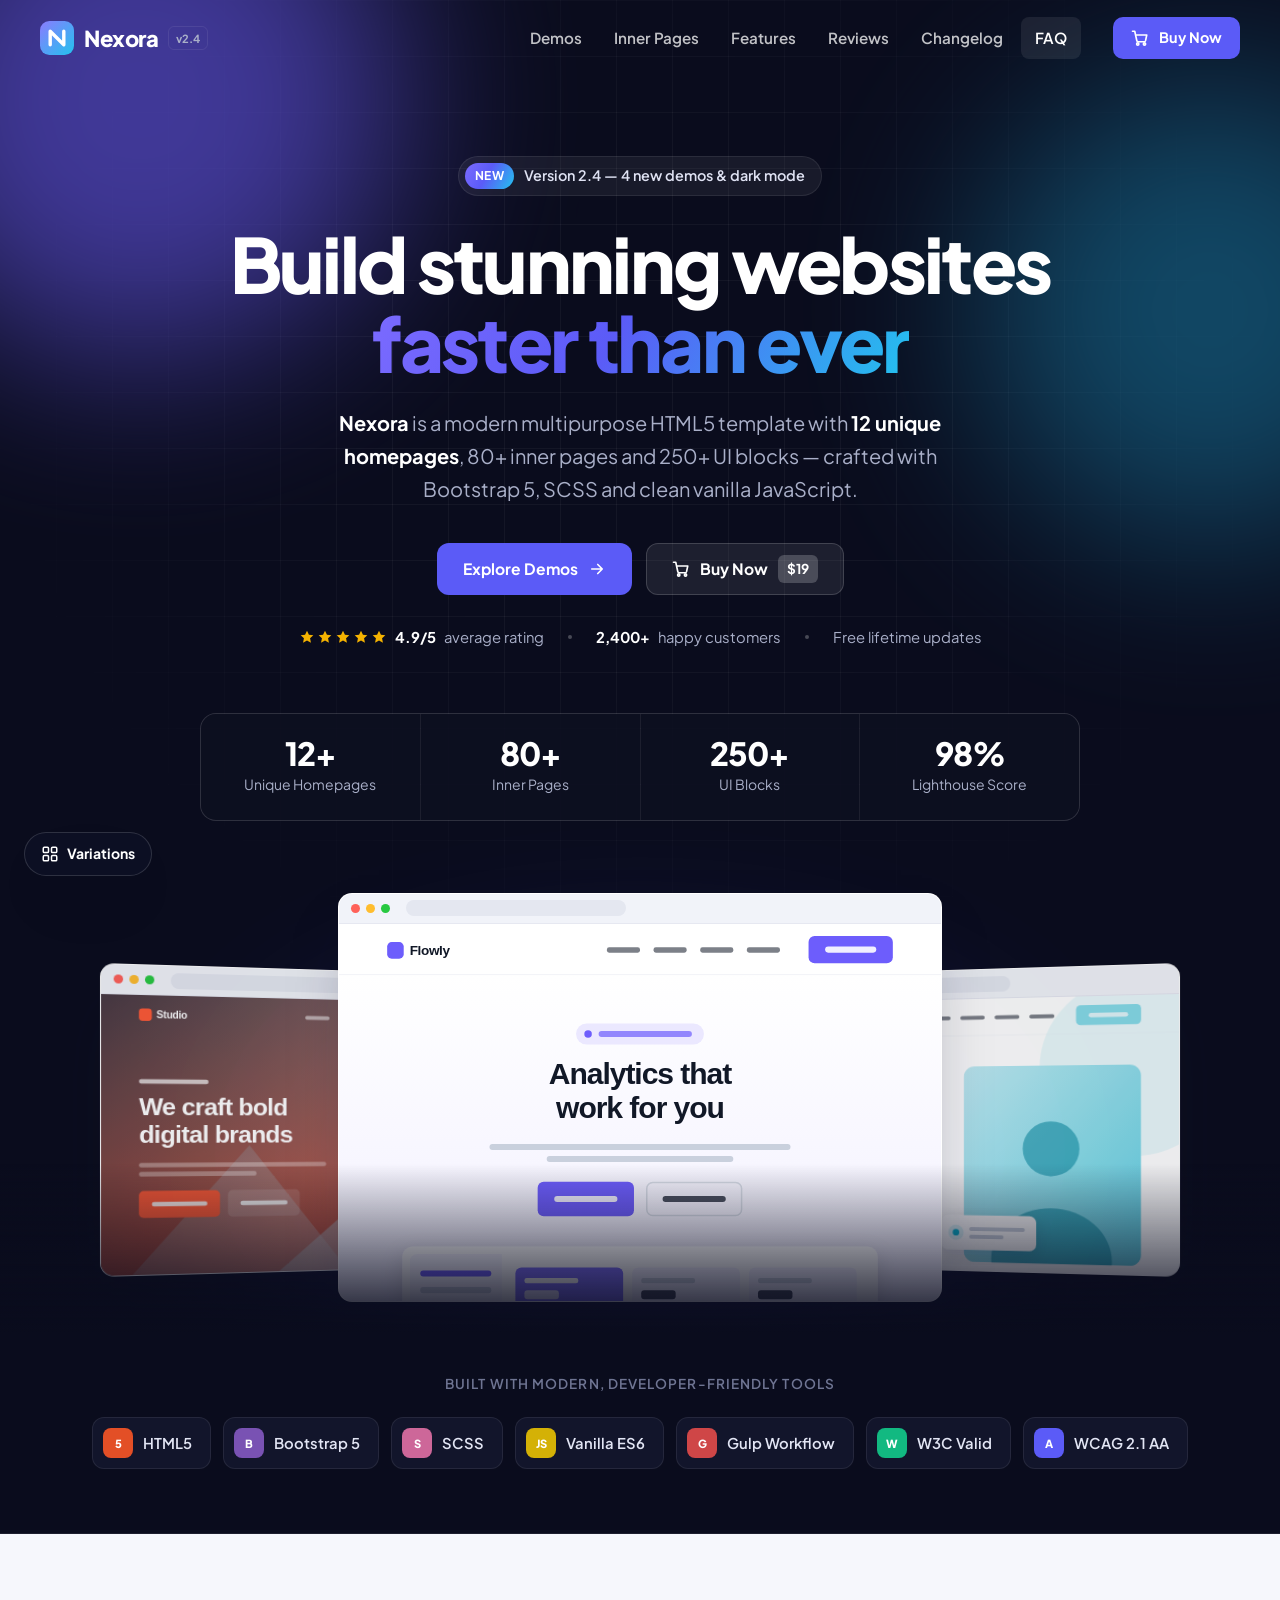
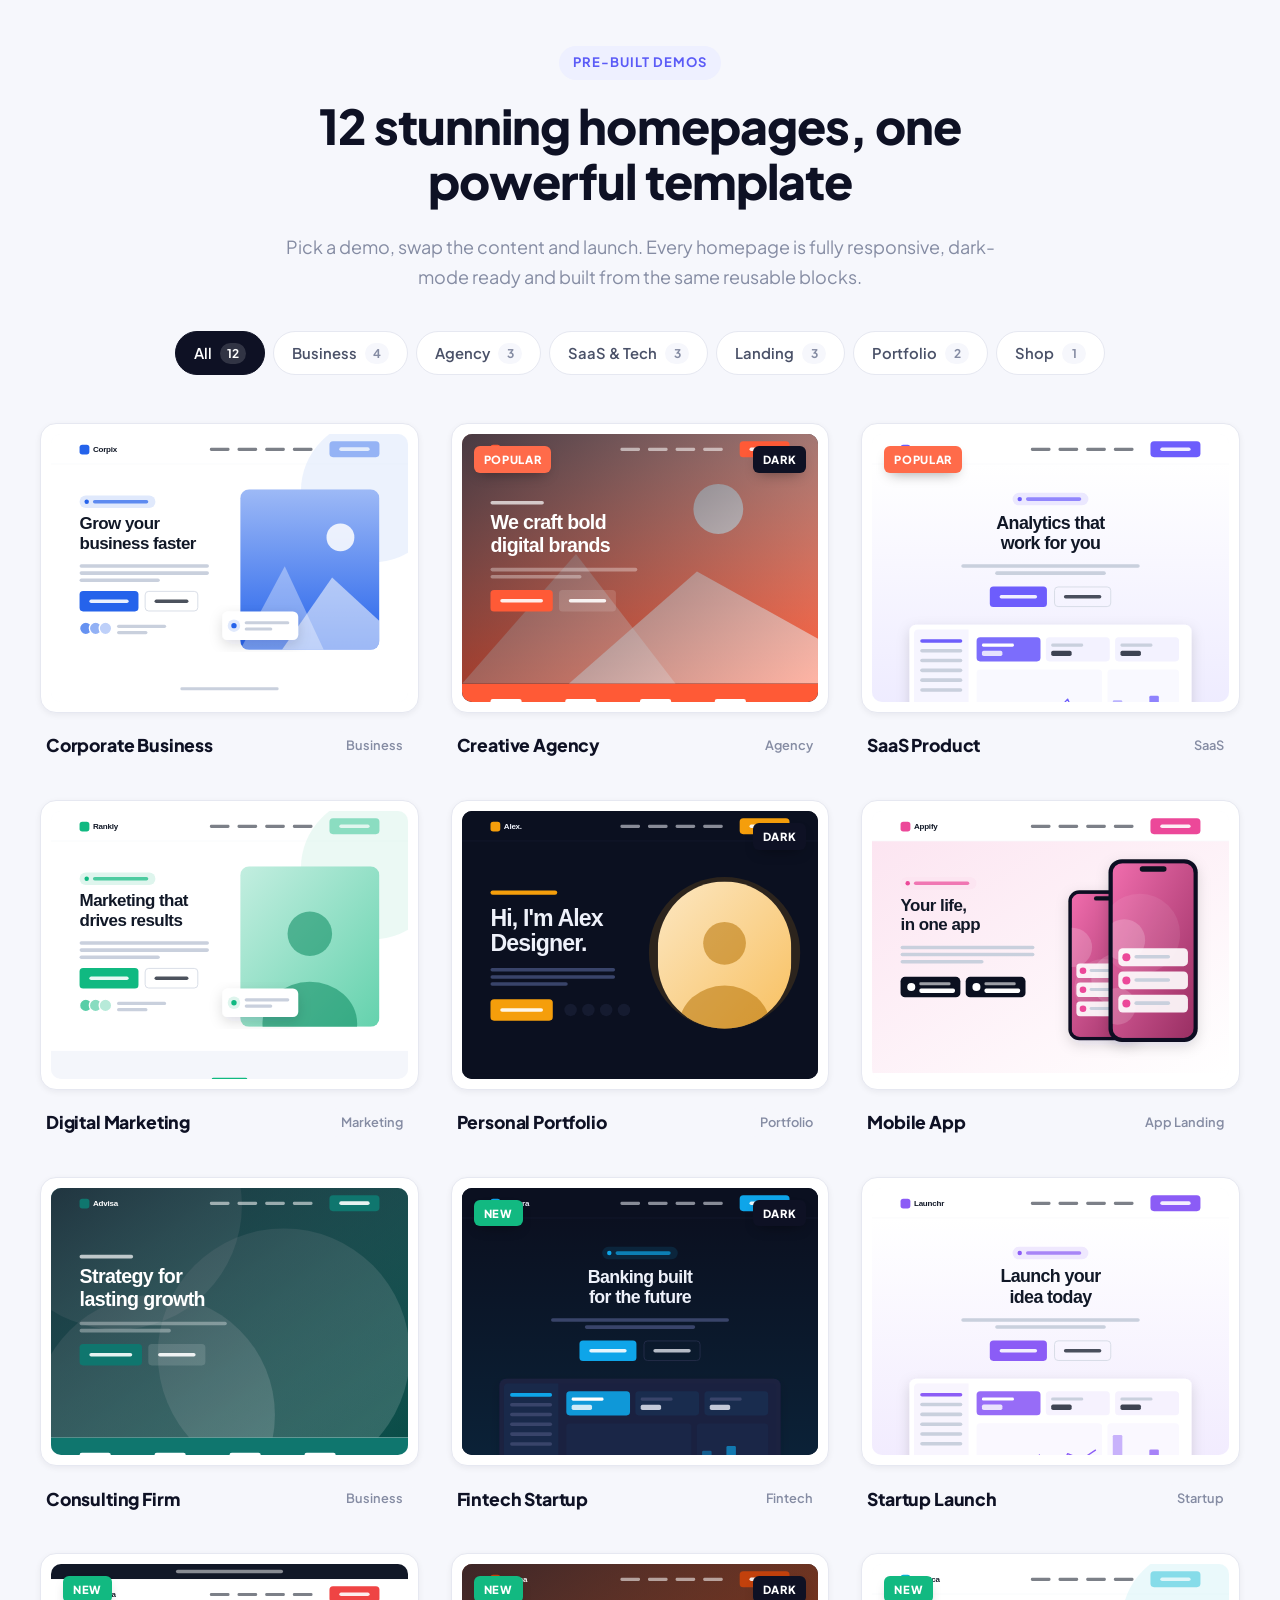
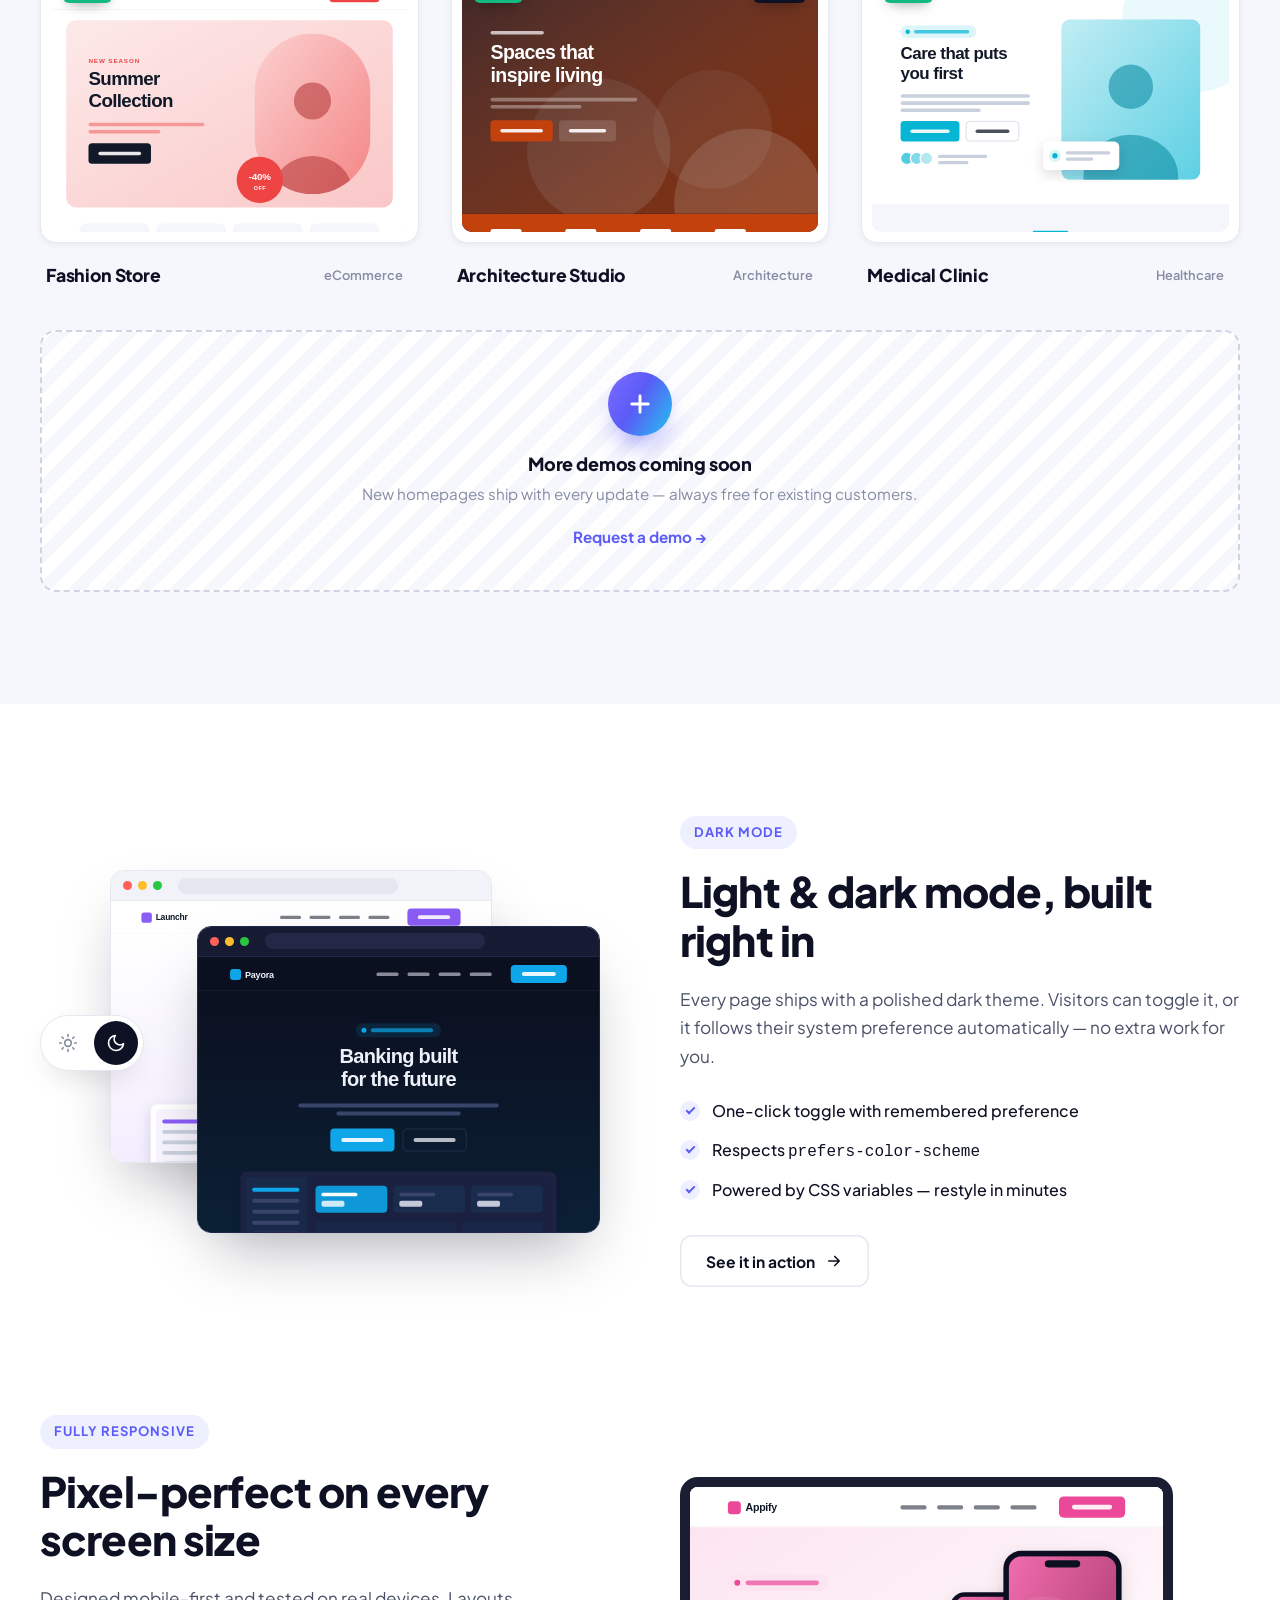
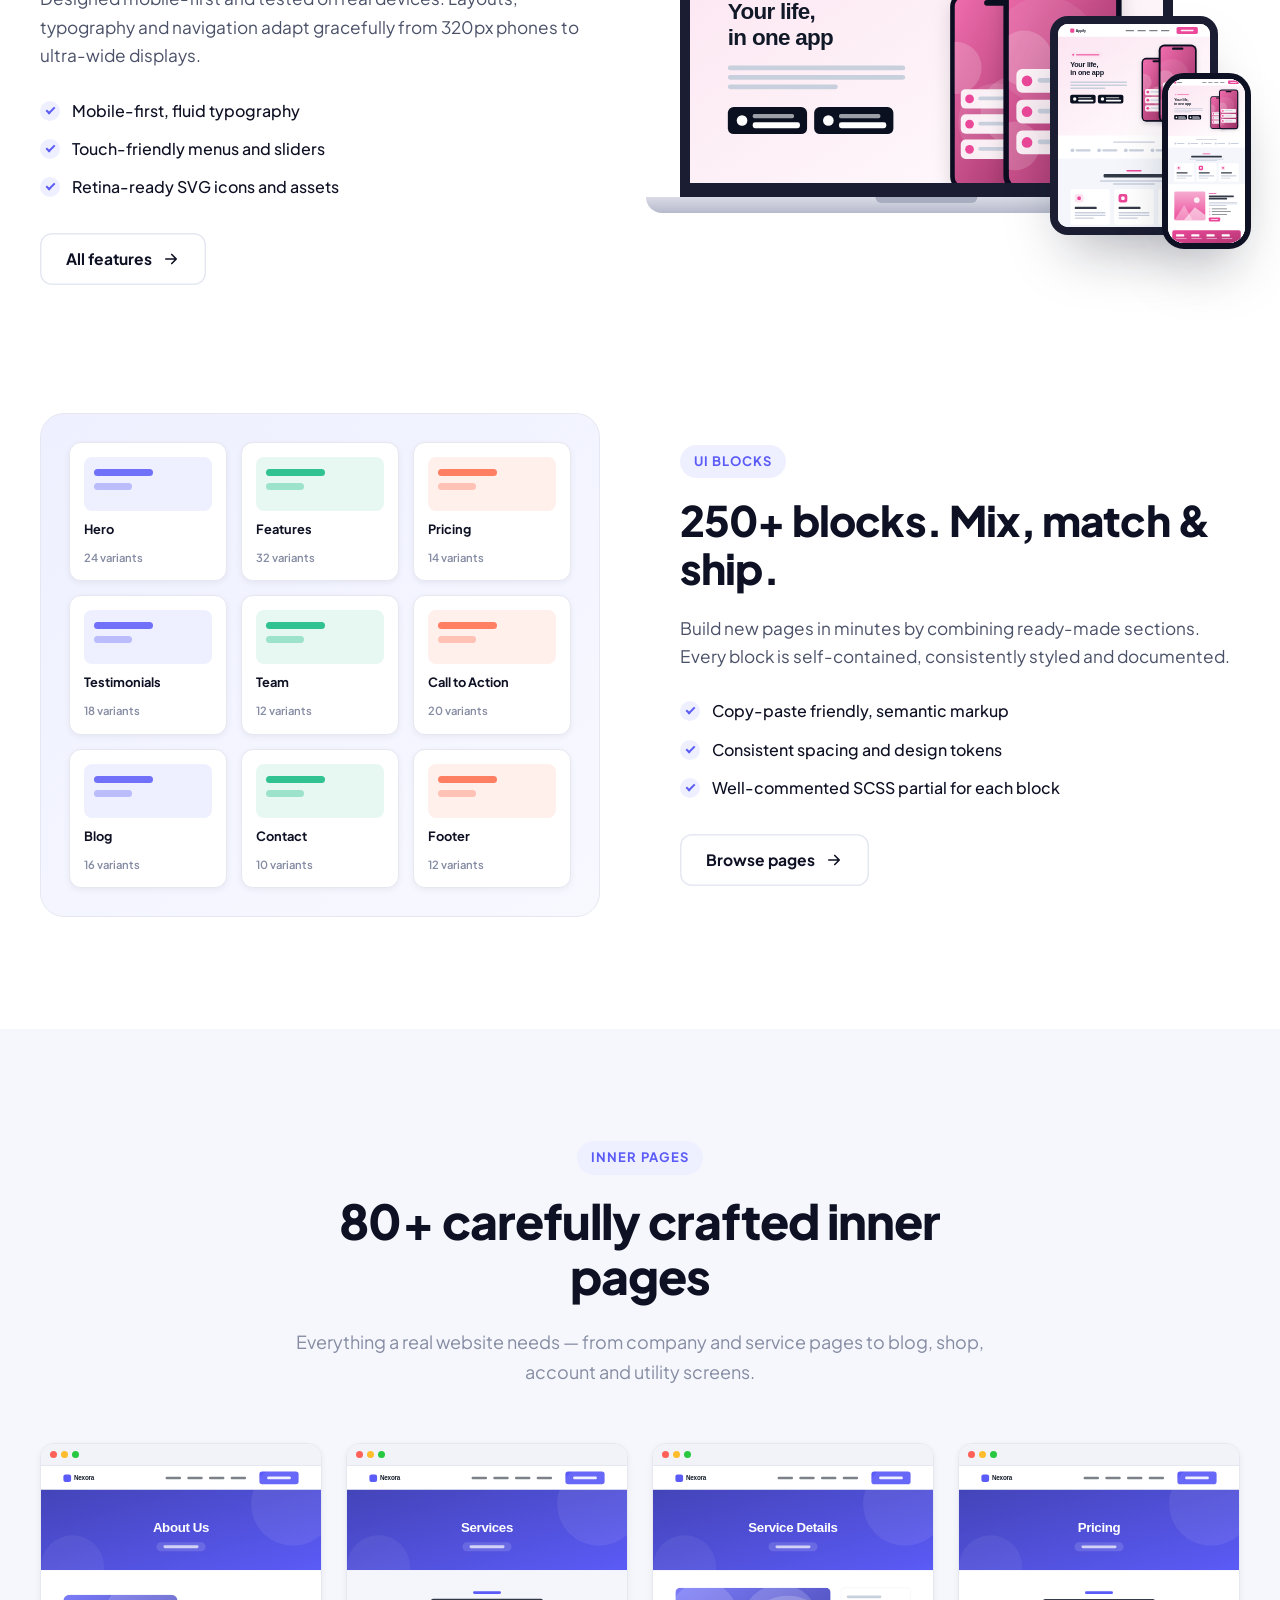
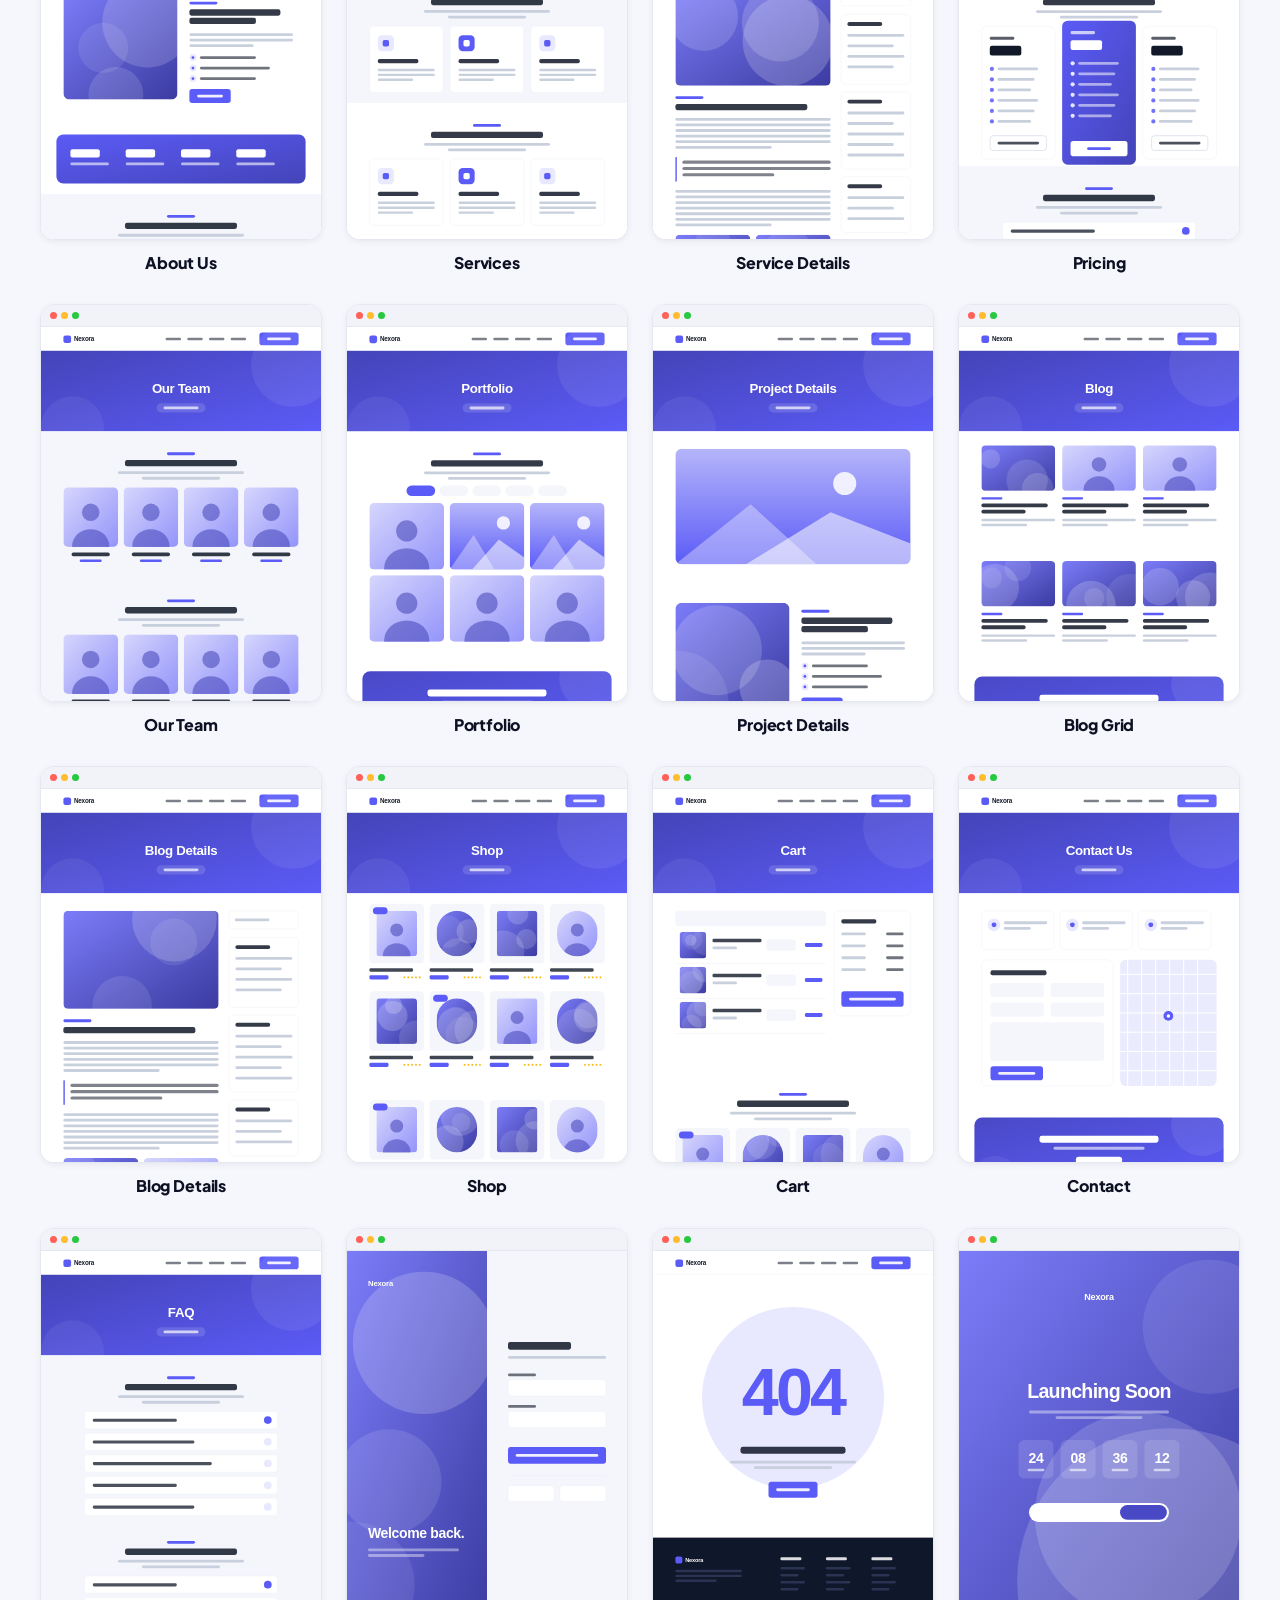
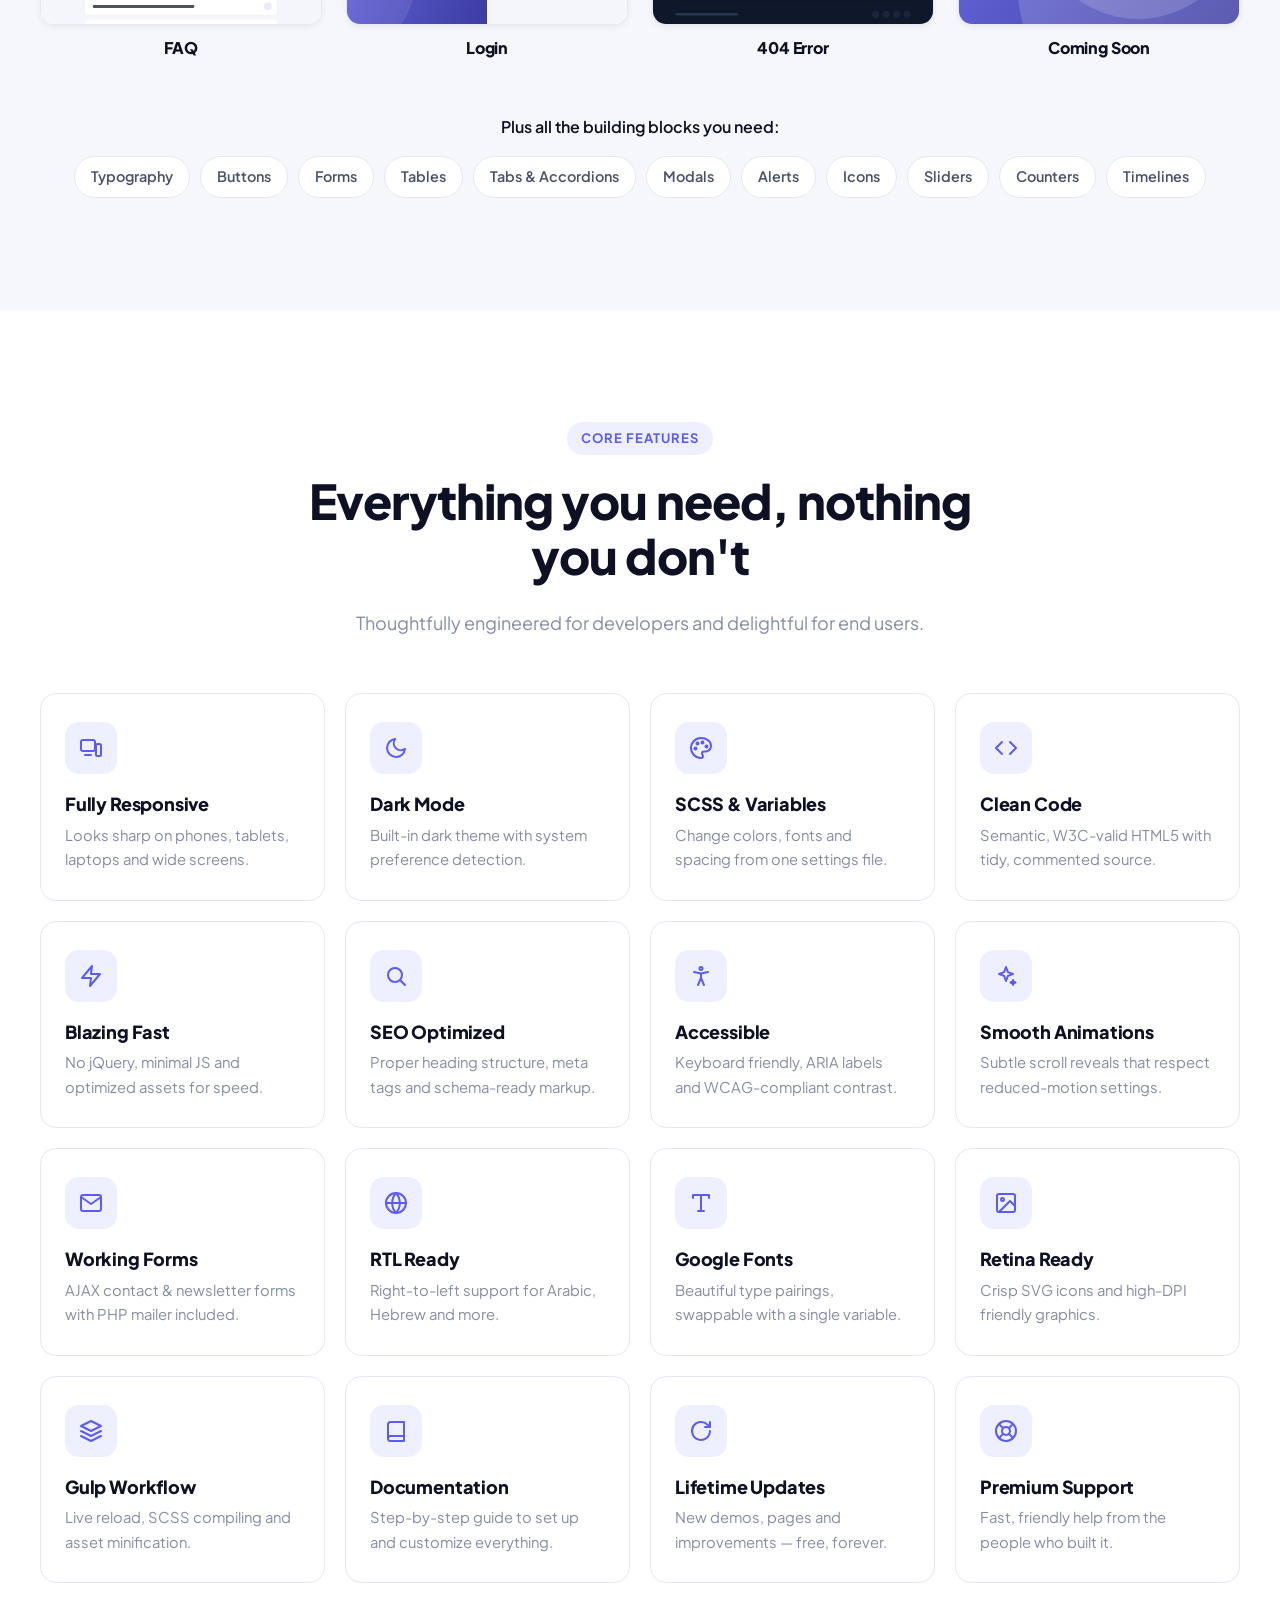
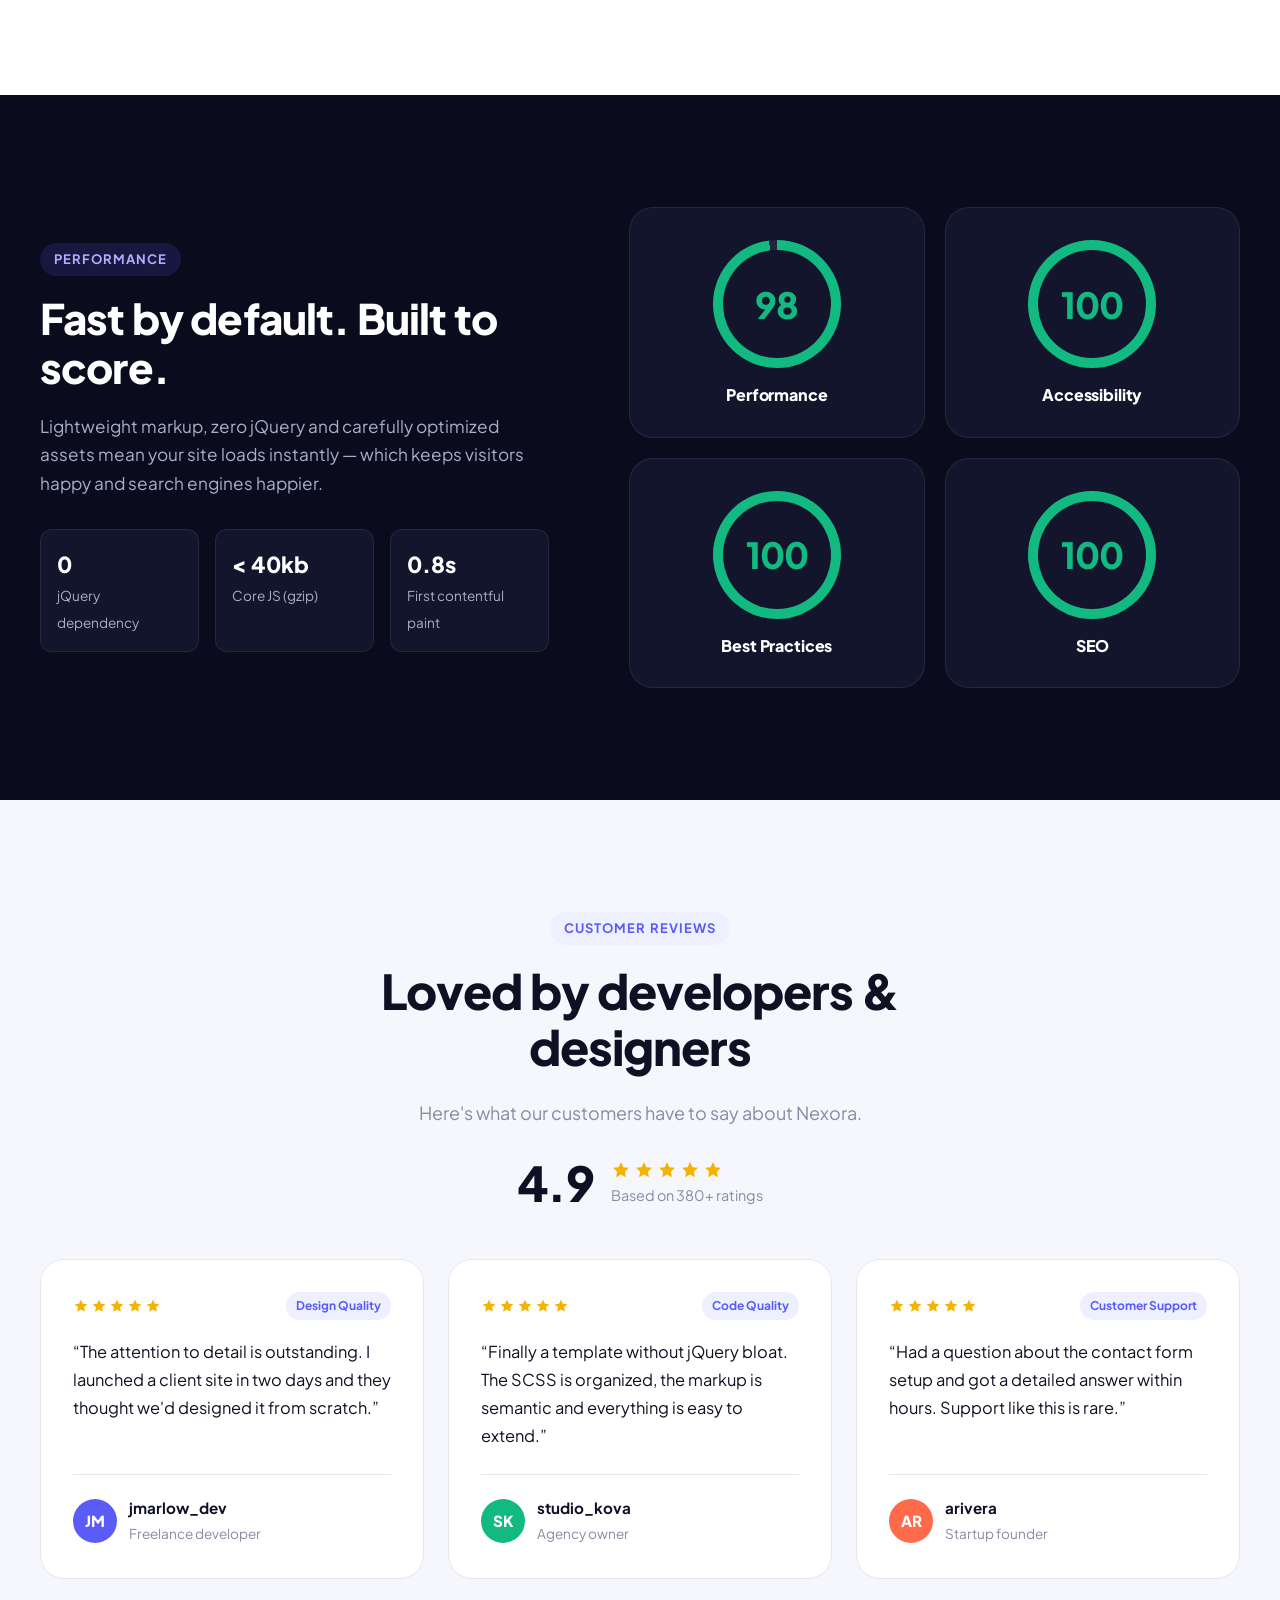
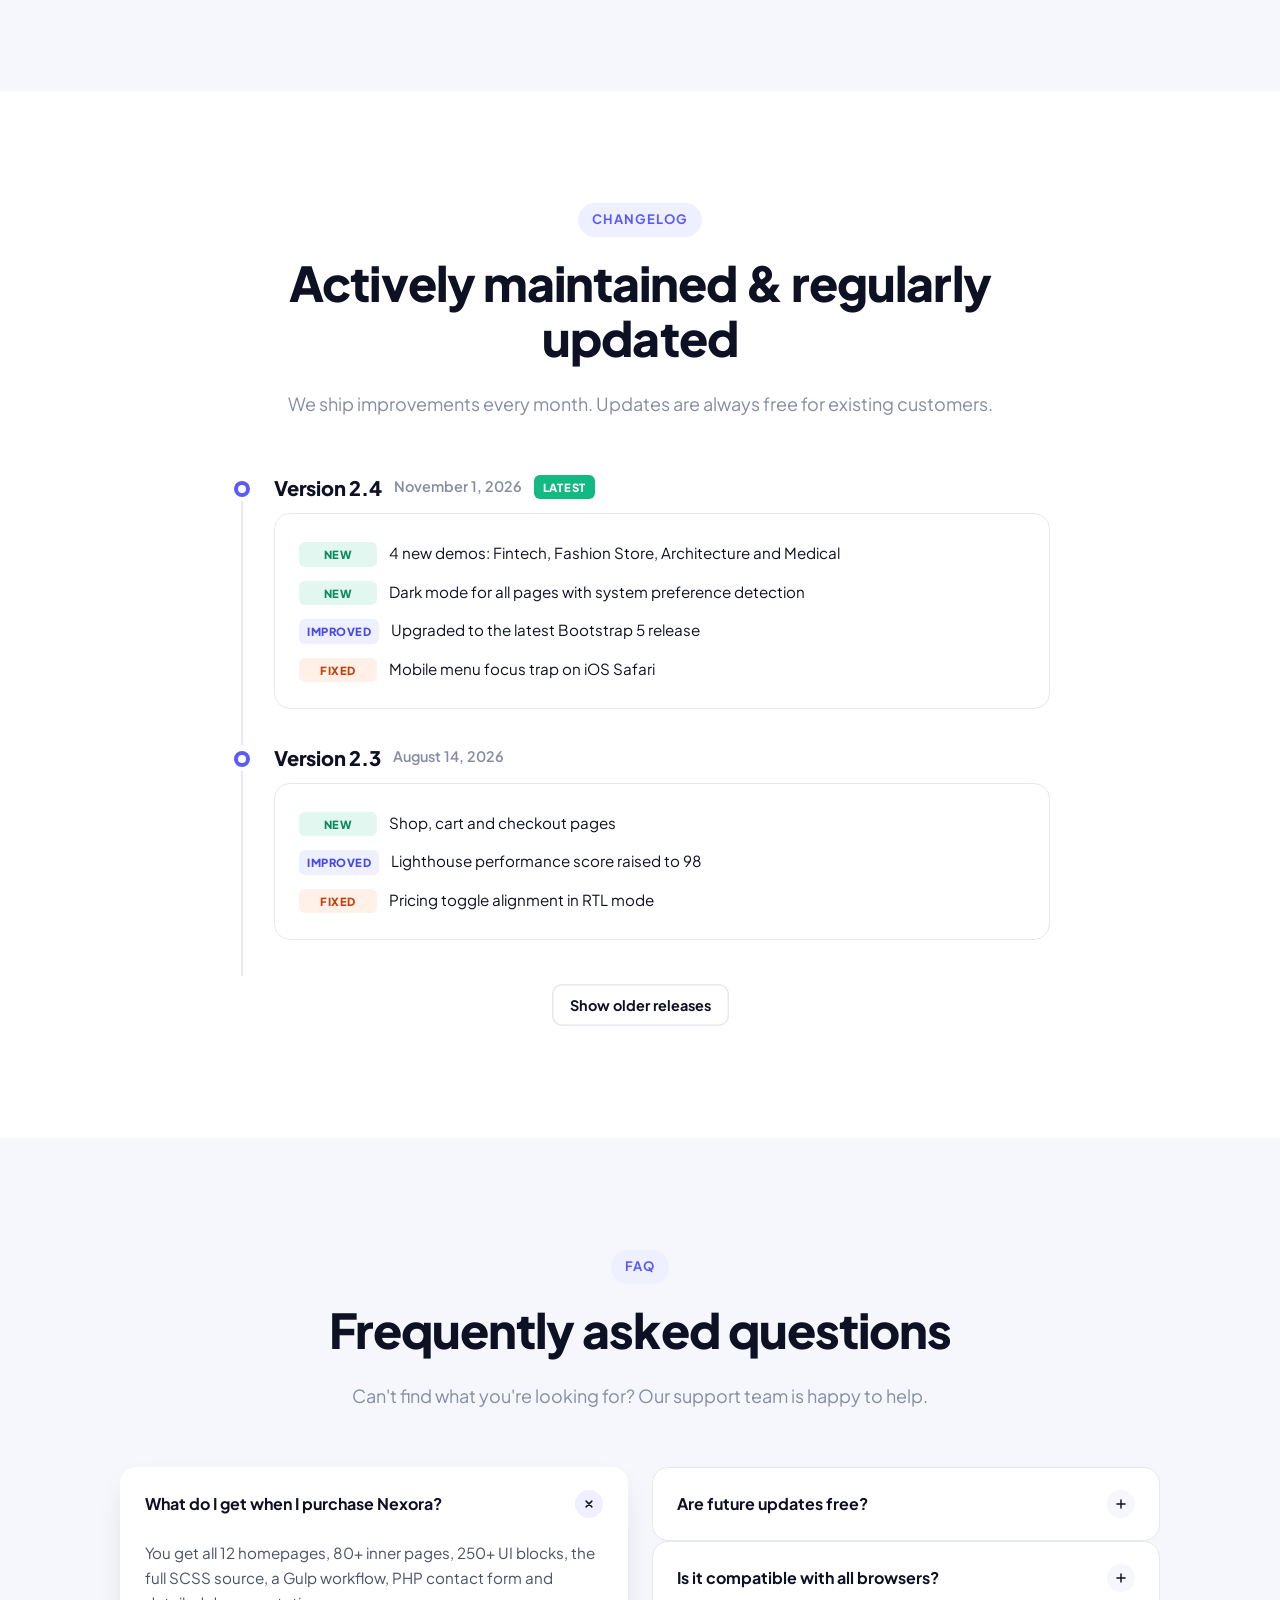
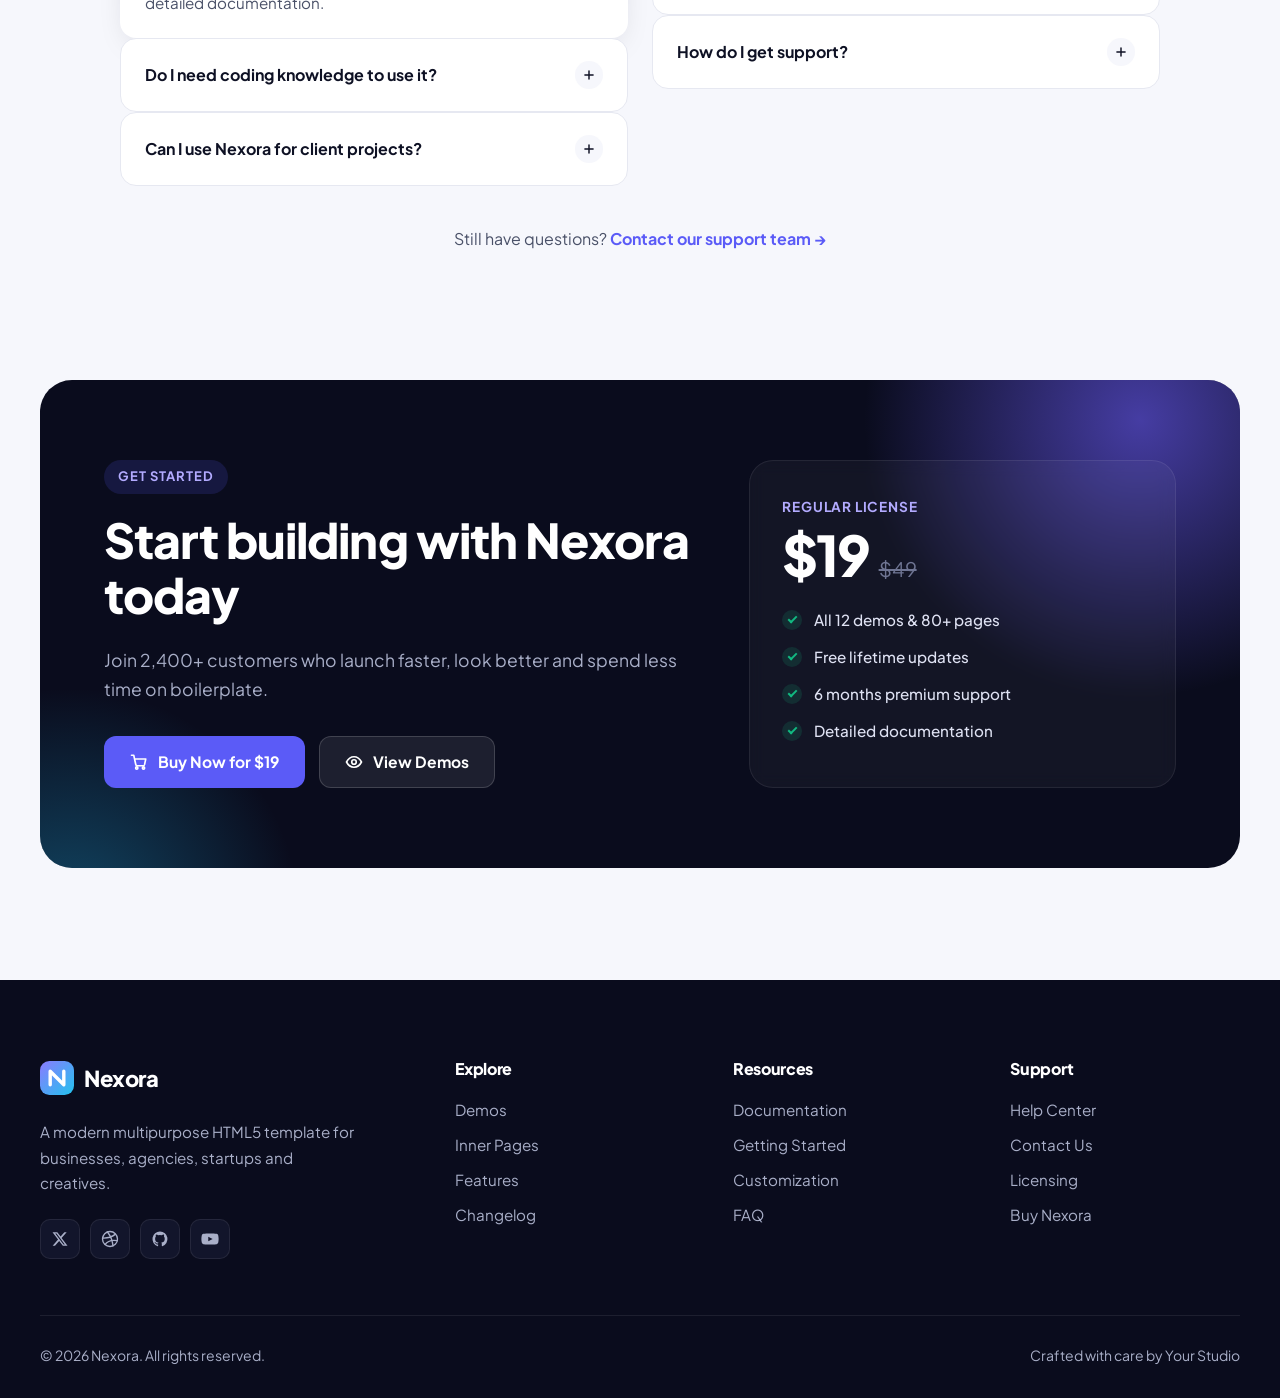
<file: index.html>
<!doctype html>
<html lang="en">
<head>
  <meta charset="utf-8">
  <meta name="viewport" content="width=device-width, initial-scale=1">
  <title>Nexora — Multipurpose HTML5 Template</title>
  <meta name="description" content="Nexora is a modern multipurpose HTML5 template with 12 unique homepages, 80+ inner pages and 250+ UI blocks. Built with Bootstrap 5, SCSS and vanilla JavaScript.">
  <meta name="theme-color" content="#0a0c1d">

  <meta property="og:type" content="website">
  <meta property="og:title" content="Nexora — Multipurpose HTML5 Template">
  <meta property="og:description" content="12 unique homepages, 80+ inner pages, 250+ UI blocks, dark mode and more.">
  <meta property="og:image" content="assets/img/demos/03-saas.svg">

  <link rel="icon" href="assets/img/favicon.svg" type="image/svg+xml">
  <link rel="preconnect" href="https://fonts.googleapis.com">
  <link rel="preconnect" href="https://fonts.gstatic.com" crossorigin>
  <link href="https://fonts.googleapis.com/css2?family=Plus+Jakarta+Sans:wght@400;500;600;700;800&display=swap" rel="stylesheet">
  <link rel="stylesheet" href="assets/css/style.css">
</head>
<body>
  <a class="skip-link" href="#main">Skip to content</a>

  <!-- Icon sprite ========================================================= -->
  <svg width="0" height="0" style="position:absolute" aria-hidden="true">
    <defs>
      <symbol id="i-arrow" viewBox="0 0 24 24" fill="none" stroke="currentColor" stroke-width="2.2" stroke-linecap="round" stroke-linejoin="round"><path d="M5 12h14M13 6l6 6-6 6"/></symbol>
      <symbol id="i-up" viewBox="0 0 24 24" fill="none" stroke="currentColor" stroke-width="2.4" stroke-linecap="round" stroke-linejoin="round"><path d="M12 19V5M6 11l6-6 6 6"/></symbol>
      <symbol id="i-star" viewBox="0 0 24 24" fill="currentColor"><path d="M12 2.5l2.9 6.1 6.6.8-4.9 4.6 1.3 6.6L12 17.3l-5.9 3.3 1.3-6.6L2.5 9.4l6.6-.8z"/></symbol>
      <symbol id="i-plus" viewBox="0 0 24 24" fill="none" stroke="currentColor" stroke-width="2.5" stroke-linecap="round" stroke-linejoin="round"><path d="M12 5v14M5 12h14"/></symbol>
      <symbol id="i-cart" viewBox="0 0 24 24" fill="none" stroke="currentColor" stroke-width="2.2" stroke-linecap="round" stroke-linejoin="round"><circle cx="9" cy="20" r="1.5"/><circle cx="18" cy="20" r="1.5"/><path d="M2 3h3l2.7 12.4a2 2 0 0 0 2 1.6h7.7a2 2 0 0 0 2-1.5L21 8H6"/></symbol>
      <symbol id="i-eye" viewBox="0 0 24 24" fill="none" stroke="currentColor" stroke-width="2.2" stroke-linecap="round" stroke-linejoin="round"><path d="M2 12s3.6-7 10-7 10 7 10 7-3.6 7-10 7S2 12 2 12z"/><circle cx="12" cy="12" r="3"/></symbol>
      <symbol id="i-sun" viewBox="0 0 24 24" fill="none" stroke="currentColor" stroke-width="2" stroke-linecap="round" stroke-linejoin="round"><circle cx="12" cy="12" r="4"/><path d="M12 2v2M12 20v2M4.9 4.9l1.4 1.4M17.7 17.7l1.4 1.4M2 12h2M20 12h2M4.9 19.1l1.4-1.4M17.7 6.3l1.4-1.4"/></symbol>
      <symbol id="i-moon" viewBox="0 0 24 24" fill="none" stroke="currentColor" stroke-width="2" stroke-linecap="round" stroke-linejoin="round"><path d="M21 12.8A9 9 0 1 1 11.2 3a7 7 0 0 0 9.8 9.8z"/></symbol>
      <symbol id="i-copy" viewBox="0 0 24 24" fill="none" stroke="currentColor" stroke-width="2" stroke-linecap="round" stroke-linejoin="round"><rect x="9" y="9" width="12" height="12" rx="2"/><path d="M5 15V5a2 2 0 0 1 2-2h8"/></symbol>
      <symbol id="i-check" viewBox="0 0 24 24" fill="none" stroke="currentColor" stroke-width="3" stroke-linecap="round" stroke-linejoin="round"><path d="M5 12l5 5L20 7"/></symbol>
      <symbol id="i-dash" viewBox="0 0 24 24" fill="none" stroke="currentColor" stroke-width="3" stroke-linecap="round" stroke-linejoin="round"><path d="M6 12h12"/></symbol>
      <symbol id="i-grid" viewBox="0 0 24 24" fill="none" stroke="currentColor" stroke-width="2" stroke-linecap="round" stroke-linejoin="round"><rect x="3" y="3" width="7" height="7" rx="1.5"/><rect x="14" y="3" width="7" height="7" rx="1.5"/><rect x="3" y="14" width="7" height="7" rx="1.5"/><rect x="14" y="14" width="7" height="7" rx="1.5"/></symbol>
      <symbol id="i-monitor" viewBox="0 0 24 24" fill="none" stroke="currentColor" stroke-width="2" stroke-linecap="round" stroke-linejoin="round"><rect x="2" y="3" width="20" height="14" rx="2"/><path d="M8 21h8M12 17v4"/></symbol>
      <symbol id="f-responsive" viewBox="0 0 24 24" fill="none" stroke="currentColor" stroke-width="2" stroke-linecap="round" stroke-linejoin="round"><rect x="2" y="4" width="14" height="11" rx="2"/><rect x="17" y="8" width="5" height="12" rx="1.5"/><path d="M6 19h6"/></symbol>
      <symbol id="f-code" viewBox="0 0 24 24" fill="none" stroke="currentColor" stroke-width="2" stroke-linecap="round" stroke-linejoin="round"><path d="M16 18l6-6-6-6M8 6l-6 6 6 6"/></symbol>
      <symbol id="f-layers" viewBox="0 0 24 24" fill="none" stroke="currentColor" stroke-width="2" stroke-linecap="round" stroke-linejoin="round"><path d="M12 2 2 7l10 5 10-5-10-5z"/><path d="m2 17 10 5 10-5M2 12l10 5 10-5"/></symbol>
      <symbol id="f-zap" viewBox="0 0 24 24" fill="none" stroke="currentColor" stroke-width="2" stroke-linecap="round" stroke-linejoin="round"><path d="M13 2 3 14h9l-1 8 10-12h-9l1-8z"/></symbol>
      <symbol id="f-search" viewBox="0 0 24 24" fill="none" stroke="currentColor" stroke-width="2" stroke-linecap="round" stroke-linejoin="round"><circle cx="11" cy="11" r="7"/><path d="m21 21-4.3-4.3"/></symbol>
      <symbol id="f-type" viewBox="0 0 24 24" fill="none" stroke="currentColor" stroke-width="2" stroke-linecap="round" stroke-linejoin="round"><path d="M4 7V4h16v3M9 20h6M12 4v16"/></symbol>
      <symbol id="f-mail" viewBox="0 0 24 24" fill="none" stroke="currentColor" stroke-width="2" stroke-linecap="round" stroke-linejoin="round"><rect x="2" y="4" width="20" height="16" rx="2"/><path d="m22 6-10 7L2 6"/></symbol>
      <symbol id="f-globe" viewBox="0 0 24 24" fill="none" stroke="currentColor" stroke-width="2" stroke-linecap="round" stroke-linejoin="round"><circle cx="12" cy="12" r="10"/><path d="M2 12h20M12 2a15 15 0 0 1 0 20M12 2a15 15 0 0 0 0 20"/></symbol>
      <symbol id="f-book" viewBox="0 0 24 24" fill="none" stroke="currentColor" stroke-width="2" stroke-linecap="round" stroke-linejoin="round"><path d="M4 19.5A2.5 2.5 0 0 1 6.5 17H20V3H6.5A2.5 2.5 0 0 0 4 5.5v14z"/><path d="M4 19.5A2.5 2.5 0 0 0 6.5 22H20v-5"/></symbol>
      <symbol id="f-refresh" viewBox="0 0 24 24" fill="none" stroke="currentColor" stroke-width="2" stroke-linecap="round" stroke-linejoin="round"><path d="M21 12a9 9 0 1 1-2.6-6.4L21 8"/><path d="M21 3v5h-5"/></symbol>
      <symbol id="f-support" viewBox="0 0 24 24" fill="none" stroke="currentColor" stroke-width="2" stroke-linecap="round" stroke-linejoin="round"><circle cx="12" cy="12" r="10"/><circle cx="12" cy="12" r="4"/><path d="m4.9 4.9 4.3 4.3M14.8 14.8l4.3 4.3M14.8 9.2l4.3-4.3M4.9 19.1l4.3-4.3"/></symbol>
      <symbol id="f-a11y" viewBox="0 0 24 24" fill="none" stroke="currentColor" stroke-width="2" stroke-linecap="round" stroke-linejoin="round"><circle cx="12" cy="4.5" r="1.5"/><path d="M5 8l7 1.5L19 8M12 9.5V14m0 0-3 7m3-7 3 7"/></symbol>
      <symbol id="f-sparkle" viewBox="0 0 24 24" fill="none" stroke="currentColor" stroke-width="2" stroke-linecap="round" stroke-linejoin="round"><path d="M12 3l1.9 5.1L19 10l-5.1 1.9L12 17l-1.9-5.1L5 10l5.1-1.9z"/><path d="M19 16l.7 1.8 1.8.7-1.8.7L19 21l-.7-1.8-1.8-.7 1.8-.7z"/></symbol>
      <symbol id="f-palette" viewBox="0 0 24 24" fill="none" stroke="currentColor" stroke-width="2" stroke-linecap="round" stroke-linejoin="round"><circle cx="13.5" cy="6.5" r="1"/><circle cx="17.5" cy="10.5" r="1"/><circle cx="8.5" cy="7.5" r="1"/><circle cx="6.5" cy="12.5" r="1"/><path d="M12 2a10 10 0 0 0 0 20c1.1 0 2-.9 2-2 0-.5-.2-1-.5-1.3-.3-.4-.5-.8-.5-1.3 0-1.1.9-2 2-2h2.3A5.7 5.7 0 0 0 22 9.8C22 5.5 17.5 2 12 2z"/></symbol>
      <symbol id="f-image" viewBox="0 0 24 24" fill="none" stroke="currentColor" stroke-width="2" stroke-linecap="round" stroke-linejoin="round"><rect x="3" y="3" width="18" height="18" rx="2"/><circle cx="8.5" cy="8.5" r="1.5"/><path d="m21 15-5-5L5 21"/></symbol>
      <symbol id="f-user" viewBox="0 0 24 24" fill="none" stroke="currentColor" stroke-width="2" stroke-linecap="round" stroke-linejoin="round"><circle cx="12" cy="8" r="4"/><path d="M4 21a8 8 0 0 1 16 0"/></symbol>
      <symbol id="f-users" viewBox="0 0 24 24" fill="none" stroke="currentColor" stroke-width="2" stroke-linecap="round" stroke-linejoin="round"><circle cx="9" cy="8" r="3.5"/><path d="M2.5 20a6.5 6.5 0 0 1 13 0"/><path d="M16 4.5a3.5 3.5 0 0 1 0 7M18 14a6 6 0 0 1 3.5 6"/></symbol>
      <symbol id="f-shield" viewBox="0 0 24 24" fill="none" stroke="currentColor" stroke-width="2" stroke-linecap="round" stroke-linejoin="round"><path d="M12 2 4 5v6c0 5 3.4 9.4 8 11 4.6-1.6 8-6 8-11V5l-8-3z"/><path d="m9 12 2 2 4-4"/></symbol>
      <symbol id="f-card" viewBox="0 0 24 24" fill="none" stroke="currentColor" stroke-width="2" stroke-linecap="round" stroke-linejoin="round"><rect x="2" y="5" width="20" height="14" rx="2"/><path d="M2 10h20M6 15h4"/></symbol>
      <symbol id="f-chart" viewBox="0 0 24 24" fill="none" stroke="currentColor" stroke-width="2" stroke-linecap="round" stroke-linejoin="round"><path d="M3 3v18h18"/><path d="M7 15l4-4 3 3 5-6"/></symbol>
      <symbol id="f-box" viewBox="0 0 24 24" fill="none" stroke="currentColor" stroke-width="2" stroke-linecap="round" stroke-linejoin="round"><path d="M21 8 12 3 3 8v8l9 5 9-5V8z"/><path d="m3 8 9 5 9-5M12 13v8"/></symbol>
      <symbol id="f-barcode" viewBox="0 0 24 24" fill="none" stroke="currentColor" stroke-width="2" stroke-linecap="round" stroke-linejoin="round"><path d="M3 5v14M6 5v14M10 5v14M13 5v14M17 5v14M21 5v14"/></symbol>
      <symbol id="f-printer" viewBox="0 0 24 24" fill="none" stroke="currentColor" stroke-width="2" stroke-linecap="round" stroke-linejoin="round"><path d="M6 9V3h12v6"/><rect x="3" y="9" width="18" height="8" rx="2"/><path d="M6 14h12v7H6z"/></symbol>
      <symbol id="f-bell" viewBox="0 0 24 24" fill="none" stroke="currentColor" stroke-width="2" stroke-linecap="round" stroke-linejoin="round"><path d="M18 8a6 6 0 0 0-12 0c0 7-3 9-3 9h18s-3-2-3-9"/><path d="M13.7 21a2 2 0 0 1-3.4 0"/></symbol>
      <symbol id="f-wallet" viewBox="0 0 24 24" fill="none" stroke="currentColor" stroke-width="2" stroke-linecap="round" stroke-linejoin="round"><path d="M20 7H5a2 2 0 0 1 0-4h13v4"/><path d="M3 5v14a2 2 0 0 0 2 2h15V7"/><circle cx="16" cy="14" r="1.5"/></symbol>
      <symbol id="f-key" viewBox="0 0 24 24" fill="none" stroke="currentColor" stroke-width="2" stroke-linecap="round" stroke-linejoin="round"><circle cx="7.5" cy="15.5" r="4.5"/><path d="m10.7 12.3 9.3-9.3M16 7l3 3M14 9l2 2"/></symbol>
      <symbol id="f-cpu" viewBox="0 0 24 24" fill="none" stroke="currentColor" stroke-width="2" stroke-linecap="round" stroke-linejoin="round"><rect x="5" y="5" width="14" height="14" rx="2"/><rect x="9" y="9" width="6" height="6"/><path d="M9 2v3M15 2v3M9 19v3M15 19v3M2 9h3M2 15h3M19 9h3M19 15h3"/></symbol>
      <symbol id="f-chat" viewBox="0 0 24 24" fill="none" stroke="currentColor" stroke-width="2" stroke-linecap="round" stroke-linejoin="round"><path d="M21 12a8 8 0 0 1-11.6 7.1L3 21l1.9-6.4A8 8 0 1 1 21 12z"/></symbol>
      <symbol id="f-store" viewBox="0 0 24 24" fill="none" stroke="currentColor" stroke-width="2" stroke-linecap="round" stroke-linejoin="round"><path d="M3 9l1.5-5h15L21 9"/><path d="M3 9a3 3 0 0 0 6 0 3 3 0 0 0 6 0 3 3 0 0 0 6 0"/><path d="M5 12v9h14v-9M10 21v-5h4v5"/></symbol>
      <symbol id="f-plug" viewBox="0 0 24 24" fill="none" stroke="currentColor" stroke-width="2" stroke-linecap="round" stroke-linejoin="round"><path d="M9 2v6M15 2v6"/><path d="M6 8h12v4a6 6 0 0 1-12 0V8z"/><path d="M12 18v4"/></symbol>
      <symbol id="f-move" viewBox="0 0 24 24" fill="none" stroke="currentColor" stroke-width="2" stroke-linecap="round" stroke-linejoin="round"><path d="M12 2v20M2 12h20"/><path d="m9 5 3-3 3 3M9 19l3 3 3-3M5 9l-3 3 3 3M19 9l3 3-3 3"/></symbol>
      <symbol id="f-download" viewBox="0 0 24 24" fill="none" stroke="currentColor" stroke-width="2" stroke-linecap="round" stroke-linejoin="round"><path d="M12 3v12M7 10l5 5 5-5"/><path d="M4 21h16"/></symbol>
      <symbol id="f-sliders" viewBox="0 0 24 24" fill="none" stroke="currentColor" stroke-width="2" stroke-linecap="round" stroke-linejoin="round"><path d="M4 6h10M18 6h2M4 12h4M12 12h8M4 18h12"/><circle cx="16" cy="6" r="2"/><circle cx="10" cy="12" r="2"/><circle cx="18" cy="18" r="2"/></symbol>
      <symbol id="f-layout" viewBox="0 0 24 24" fill="none" stroke="currentColor" stroke-width="2" stroke-linecap="round" stroke-linejoin="round"><rect x="3" y="3" width="18" height="18" rx="2"/><path d="M3 9h18M9 21V9"/></symbol>
      <symbol id="f-truck" viewBox="0 0 24 24" fill="none" stroke="currentColor" stroke-width="2" stroke-linecap="round" stroke-linejoin="round"><path d="M1 4h14v11H1z"/><path d="M15 8h4l3 3v4h-7"/><circle cx="5.5" cy="18" r="2"/><circle cx="18.5" cy="18" r="2"/></symbol>
      <symbol id="f-calendar" viewBox="0 0 24 24" fill="none" stroke="currentColor" stroke-width="2" stroke-linecap="round" stroke-linejoin="round"><rect x="3" y="4" width="18" height="18" rx="2"/><path d="M16 2v4M8 2v4M3 10h18"/></symbol>
      <symbol id="f-database" viewBox="0 0 24 24" fill="none" stroke="currentColor" stroke-width="2" stroke-linecap="round" stroke-linejoin="round"><ellipse cx="12" cy="5" rx="8" ry="3"/><path d="M4 5v14c0 1.7 3.6 3 8 3s8-1.3 8-3V5"/><path d="M4 12c0 1.7 3.6 3 8 3s8-1.3 8-3"/></symbol>
      <symbol id="f-receipt" viewBox="0 0 24 24" fill="none" stroke="currentColor" stroke-width="2" stroke-linecap="round" stroke-linejoin="round"><path d="M5 2h14v20l-3-2-2 2-2-2-2 2-2-2-3 2z"/><path d="M9 7h6M9 11h6M9 15h4"/></symbol>
      <symbol id="f-lock" viewBox="0 0 24 24" fill="none" stroke="currentColor" stroke-width="2" stroke-linecap="round" stroke-linejoin="round"><rect x="4" y="11" width="16" height="10" rx="2"/><path d="M8 11V7a4 4 0 0 1 8 0v4"/></symbol>
      <symbol id="f-scan" viewBox="0 0 24 24" fill="none" stroke="currentColor" stroke-width="2" stroke-linecap="round" stroke-linejoin="round"><path d="M3 7V3h4M17 3h4v4M21 17v4h-4M7 21H3v-4"/><path d="M7 12h10"/></symbol>
      <symbol id="f-swap" viewBox="0 0 24 24" fill="none" stroke="currentColor" stroke-width="2" stroke-linecap="round" stroke-linejoin="round"><path d="M7 4 3 8l4 4M3 8h14M17 20l4-4-4-4M21 16H7"/></symbol>
      <symbol id="f-tag" viewBox="0 0 24 24" fill="none" stroke="currentColor" stroke-width="2" stroke-linecap="round" stroke-linejoin="round"><path d="M20.6 13.4 13.4 20.6a2 2 0 0 1-2.8 0L3 13V3h10l7.6 7.6a2 2 0 0 1 0 2.8z"/><circle cx="7.5" cy="7.5" r="1.5"/></symbol>
      <symbol id="s-x" viewBox="0 0 24 24" fill="currentColor"><path d="M17.8 3h3.1l-6.8 7.7L22 21h-6.2l-4.9-6.4L5.3 21H2.2l7.2-8.3L2 3h6.4l4.4 5.8L17.8 3zm-1.1 16.2h1.7L7.4 4.7H5.6l11.1 14.5z"/></symbol>
      <symbol id="s-dribbble" viewBox="0 0 24 24" fill="none" stroke="currentColor" stroke-width="1.8" stroke-linecap="round" stroke-linejoin="round"><circle cx="12" cy="12" r="10"/><path d="M8.6 2.6C13 8 15.2 13.8 16 21.1M2.1 10.7c5.3.3 11.5-.9 16.9-4.9M5.3 19.4c3.3-4.6 8.7-6.6 16.5-5.2"/></symbol>
      <symbol id="s-github" viewBox="0 0 24 24" fill="currentColor"><path d="M12 2a10 10 0 0 0-3.2 19.5c.5.1.7-.2.7-.5v-1.7c-2.8.6-3.4-1.2-3.4-1.2-.4-1.2-1.1-1.5-1.1-1.5-.9-.6.1-.6.1-.6 1 .1 1.5 1 1.5 1 .9 1.5 2.4 1.1 2.9.8.1-.6.4-1.1.6-1.3-2.2-.3-4.6-1.1-4.6-5a3.9 3.9 0 0 1 1-2.7c-.1-.3-.4-1.3.1-2.7 0 0 .8-.3 2.8 1a9.7 9.7 0 0 1 5 0c1.9-1.3 2.8-1 2.8-1 .5 1.4.2 2.4.1 2.7a3.9 3.9 0 0 1 1 2.7c0 3.9-2.3 4.7-4.6 5 .4.3.7.9.7 1.9V21c0 .3.2.6.7.5A10 10 0 0 0 12 2z"/></symbol>
      <symbol id="s-youtube" viewBox="0 0 24 24" fill="currentColor"><path d="M23 7.2a3 3 0 0 0-2.1-2.1C19 4.6 12 4.6 12 4.6s-7 0-8.9.5A3 3 0 0 0 1 7.2 31 31 0 0 0 .5 12a31 31 0 0 0 .5 4.8 3 3 0 0 0 2.1 2.1c1.9.5 8.9.5 8.9.5s7 0 8.9-.5a3 3 0 0 0 2.1-2.1 31 31 0 0 0 .5-4.8 31 31 0 0 0-.5-4.8zM9.7 15.1V8.9l5.8 3.1-5.8 3.1z"/></symbol>
    </defs>
  </svg>

  <!-- Header ============================================================== -->
  <header class="header">
    <div class="container">
      <a class="logo" href="#top" aria-label="Nexora home">
        <svg viewBox="0 0 40 40" aria-hidden="true">
          <defs><linearGradient id="lg-logo" x1="0" y1="0" x2="1" y2="1"><stop offset="0" stop-color="#8b7bff"/><stop offset="1" stop-color="#22c3ee"/></linearGradient></defs>
          <rect width="40" height="40" rx="11" fill="url(#lg-logo)"/>
          <path d="M12 28V12l16 16V12" fill="none" stroke="#fff" stroke-width="4" stroke-linecap="round" stroke-linejoin="round"/>
        </svg>
        Nexora <small>v2.4</small>
      </a>

      <nav class="nav" id="site-nav" aria-label="Primary">
        <ul>
          <li><a href="#demos">Demos</a></li>
          <li><a href="#pages">Inner Pages</a></li>
          <li><a href="#features">Features</a></li>
          <li><a href="#reviews">Reviews</a></li>
          <li><a href="#changelog">Changelog</a></li>
          <li><a href="#faq">FAQ</a></li>
          <li class="nav__buy"><a class="btn" href="https://themeforest.net/" target="_blank" rel="noopener">Buy Nexora — $19</a></li>
        </ul>
      </nav>

      <div class="header__cta">
        <a class="btn btn--sm" href="https://themeforest.net/" target="_blank" rel="noopener">
          <svg aria-hidden="true"><use href="#i-cart"/></svg> Buy Now
        </a>
        <button class="nav-toggle" type="button" aria-controls="site-nav" aria-expanded="false" aria-label="Open menu"><span></span></button>
      </div>
    </div>
  </header>

  <main id="main">
    <!-- Hero ============================================================== -->
    <section class="hero" id="top">
      <span class="hero__glow hero__glow--1"></span>
      <span class="hero__glow hero__glow--2"></span>
      <span class="hero__glow hero__glow--3"></span>

      <div class="container">
        <div class="hero__content">
          <a class="hero__badge" href="#changelog"><b>NEW</b> Version 2.4 — 4 new demos &amp; dark mode</a>
          <h1>Build stunning websites <span class="text-grad">faster than ever</span></h1>
          <p class="hero__lead">
            <strong>Nexora</strong> is a modern multipurpose HTML5 template with <strong>12 unique homepages</strong>,
            80+ inner pages and 250+ UI blocks — crafted with Bootstrap&nbsp;5, SCSS and clean vanilla JavaScript.
          </p>
          <div class="hero__actions">
            <a class="btn" href="#demos">Explore Demos <svg aria-hidden="true"><use href="#i-arrow"/></svg></a>
            <a class="btn btn--ghost" href="https://themeforest.net/" target="_blank" rel="noopener">
              <svg aria-hidden="true"><use href="#i-cart"/></svg> Buy Now <span class="price">$19</span>
            </a>
          </div>
          <div class="hero__trust">
            <span>
              <span class="stars" aria-hidden="true">
                <svg><use href="#i-star"/></svg><svg><use href="#i-star"/></svg><svg><use href="#i-star"/></svg><svg><use href="#i-star"/></svg><svg><use href="#i-star"/></svg>
              </span>
              <span><strong>4.9/5</strong> average rating</span>
            </span>
            <i class="dot-sep" aria-hidden="true"></i>
            <span><strong>2,400+</strong> happy customers</span>
            <i class="dot-sep" aria-hidden="true"></i>
            <span>Free lifetime updates</span>
          </div>
        </div>

        <div class="hero__stats" data-reveal>
          <div><strong data-count="12" data-suffix="+">12+</strong><span>Unique Homepages</span></div>
          <div><strong data-count="80" data-suffix="+">80+</strong><span>Inner Pages</span></div>
          <div><strong data-count="250" data-suffix="+">250+</strong><span>UI Blocks</span></div>
          <div><strong data-count="98" data-suffix="%">98%</strong><span>Lighthouse Score</span></div>
        </div>

        <div class="hero__showcase" aria-hidden="true">
          <div class="browser browser--left">
            <div class="browser__bar"><i></i><i></i><i></i><span class="browser__url"></span></div>
            <div class="shot"><img src="assets/img/demos/02-agency.svg" alt="" width="800" height="3040"></div>
          </div>
          <div class="browser">
            <div class="browser__bar"><i></i><i></i><i></i><span class="browser__url"></span></div>
            <div class="shot"><img src="assets/img/demos/03-saas.svg" alt="" width="800" height="3588" fetchpriority="high"></div>
          </div>
          <div class="browser browser--right">
            <div class="browser__bar"><i></i><i></i><i></i><span class="browser__url"></span></div>
            <div class="shot"><img src="assets/img/demos/12-medical.svg" alt="" width="800" height="3288"></div>
          </div>
        </div>
      </div>
    </section>

    <!-- Tech stack ======================================================== -->
    <section class="tech" aria-label="Built with">
      <div class="container">
        <p class="tech__label">Built with modern, developer-friendly tools</p>
        <ul class="tech__list">
          <li><i style="--c:#e34f26">5</i>HTML5</li>
          <li><i style="--c:#7952b3">B</i>Bootstrap 5</li>
          <li><i style="--c:#cd6799">S</i>SCSS</li>
          <li><i style="--c:#d4b106">JS</i>Vanilla ES6</li>
          <li><i style="--c:#cf4647">G</i>Gulp Workflow</li>
          <li><i style="--c:#12b981">W</i>W3C Valid</li>
          <li><i style="--c:#5b5bf7">A</i>WCAG 2.1 AA</li>
        </ul>
      </div>
    </section>

    <!-- Demos ============================================================= -->
    <section class="section section--soft" id="demos">
      <div class="container">
        <div class="section-head" data-reveal>
          <span class="eyebrow">Pre-built Demos</span>
          <h2>12 stunning homepages, one powerful template</h2>
          <p>Pick a demo, swap the content and launch. Every homepage is fully responsive, dark-mode ready and built from the same reusable blocks.</p>
        </div>

        <div class="filters" role="group" aria-label="Filter demos by category" data-reveal>
          <button class="filter-btn is-active" type="button" data-filter="all" aria-pressed="true">All <small>12</small></button>
          <button class="filter-btn" type="button" data-filter="business" aria-pressed="false">Business <small>0</small></button>
          <button class="filter-btn" type="button" data-filter="agency" aria-pressed="false">Agency <small>0</small></button>
          <button class="filter-btn" type="button" data-filter="saas" aria-pressed="false">SaaS &amp; Tech <small>0</small></button>
          <button class="filter-btn" type="button" data-filter="landing" aria-pressed="false">Landing <small>0</small></button>
          <button class="filter-btn" type="button" data-filter="portfolio" aria-pressed="false">Portfolio <small>0</small></button>
          <button class="filter-btn" type="button" data-filter="shop" aria-pressed="false">Shop <small>0</small></button>
        </div>

        <div class="demo-grid">
          <article class="demo-card" data-category="business" data-reveal>
            <a class="demo-card__link" href="demo/index-corporate.html" target="_blank" rel="noopener" aria-label="Live preview: Corporate Business">
              <div class="shot"><img src="assets/img/demos/01-corporate.svg" alt="Corporate Business demo homepage" width="800" height="3008" loading="lazy"></div>
              <span class="demo-card__overlay"><span class="btn btn--light btn--sm">Live Preview <svg aria-hidden="true"><use href="#i-arrow"/></svg></span></span>
            </a>
            <div class="demo-card__meta"><h3><a href="demo/index-corporate.html" target="_blank" rel="noopener">Corporate Business</a></h3><span>Business</span></div>
          </article>
          <article class="demo-card" data-category="agency" data-reveal style="--delay:0.08s">
            <a class="demo-card__link" href="demo/index-agency.html" target="_blank" rel="noopener" aria-label="Live preview: Creative Agency">
              <span class="badge badge--hot">Popular</span><span class="badge badge--dark">Dark</span>
              <div class="shot"><img src="assets/img/demos/02-agency.svg" alt="Creative Agency demo homepage" width="800" height="3040" loading="lazy"></div>
              <span class="demo-card__overlay"><span class="btn btn--light btn--sm">Live Preview <svg aria-hidden="true"><use href="#i-arrow"/></svg></span></span>
            </a>
            <div class="demo-card__meta"><h3><a href="demo/index-agency.html" target="_blank" rel="noopener">Creative Agency</a></h3><span>Agency</span></div>
          </article>
          <article class="demo-card" data-category="saas landing" data-reveal style="--delay:0.16s">
            <a class="demo-card__link" href="demo/index-saas.html" target="_blank" rel="noopener" aria-label="Live preview: SaaS Product">
              <span class="badge badge--hot">Popular</span>
              <div class="shot"><img src="assets/img/demos/03-saas.svg" alt="SaaS Product demo homepage" width="800" height="3588" loading="lazy"></div>
              <span class="demo-card__overlay"><span class="btn btn--light btn--sm">Live Preview <svg aria-hidden="true"><use href="#i-arrow"/></svg></span></span>
            </a>
            <div class="demo-card__meta"><h3><a href="demo/index-saas.html" target="_blank" rel="noopener">SaaS Product</a></h3><span>SaaS</span></div>
          </article>
          <article class="demo-card" data-category="agency business" data-reveal>
            <a class="demo-card__link" href="demo/index-marketing.html" target="_blank" rel="noopener" aria-label="Live preview: Digital Marketing">
              <div class="shot"><img src="assets/img/demos/04-marketing.svg" alt="Digital Marketing demo homepage" width="800" height="3048" loading="lazy"></div>
              <span class="demo-card__overlay"><span class="btn btn--light btn--sm">Live Preview <svg aria-hidden="true"><use href="#i-arrow"/></svg></span></span>
            </a>
            <div class="demo-card__meta"><h3><a href="demo/index-marketing.html" target="_blank" rel="noopener">Digital Marketing</a></h3><span>Marketing</span></div>
          </article>
          <article class="demo-card" data-category="portfolio" data-reveal style="--delay:0.08s">
            <a class="demo-card__link" href="demo/index-portfolio.html" target="_blank" rel="noopener" aria-label="Live preview: Personal Portfolio">
              <span class="badge badge--dark">Dark</span>
              <div class="shot"><img src="assets/img/demos/05-portfolio.svg" alt="Personal Portfolio demo homepage" width="800" height="2538" loading="lazy"></div>
              <span class="demo-card__overlay"><span class="btn btn--light btn--sm">Live Preview <svg aria-hidden="true"><use href="#i-arrow"/></svg></span></span>
            </a>
            <div class="demo-card__meta"><h3><a href="demo/index-portfolio.html" target="_blank" rel="noopener">Personal Portfolio</a></h3><span>Portfolio</span></div>
          </article>
          <article class="demo-card" data-category="landing saas" data-reveal style="--delay:0.16s">
            <a class="demo-card__link" href="demo/index-app.html" target="_blank" rel="noopener" aria-label="Live preview: Mobile App">
              <div class="shot"><img src="assets/img/demos/06-app.svg" alt="Mobile App demo homepage" width="800" height="3268" loading="lazy"></div>
              <span class="demo-card__overlay"><span class="btn btn--light btn--sm">Live Preview <svg aria-hidden="true"><use href="#i-arrow"/></svg></span></span>
            </a>
            <div class="demo-card__meta"><h3><a href="demo/index-app.html" target="_blank" rel="noopener">Mobile App</a></h3><span>App Landing</span></div>
          </article>
          <article class="demo-card" data-category="business" data-reveal>
            <a class="demo-card__link" href="demo/index-consulting.html" target="_blank" rel="noopener" aria-label="Live preview: Consulting Firm">
              <div class="shot"><img src="assets/img/demos/07-consulting.svg" alt="Consulting Firm demo homepage" width="800" height="2840" loading="lazy"></div>
              <span class="demo-card__overlay"><span class="btn btn--light btn--sm">Live Preview <svg aria-hidden="true"><use href="#i-arrow"/></svg></span></span>
            </a>
            <div class="demo-card__meta"><h3><a href="demo/index-consulting.html" target="_blank" rel="noopener">Consulting Firm</a></h3><span>Business</span></div>
          </article>
          <article class="demo-card" data-category="saas" data-reveal style="--delay:0.08s">
            <a class="demo-card__link" href="demo/index-fintech.html" target="_blank" rel="noopener" aria-label="Live preview: Fintech Startup">
              <span class="badge">New</span><span class="badge badge--dark">Dark</span>
              <div class="shot"><img src="assets/img/demos/08-fintech.svg" alt="Fintech Startup demo homepage" width="800" height="2918" loading="lazy"></div>
              <span class="demo-card__overlay"><span class="btn btn--light btn--sm">Live Preview <svg aria-hidden="true"><use href="#i-arrow"/></svg></span></span>
            </a>
            <div class="demo-card__meta"><h3><a href="demo/index-fintech.html" target="_blank" rel="noopener">Fintech Startup</a></h3><span>Fintech</span></div>
          </article>
          <article class="demo-card" data-category="landing" data-reveal style="--delay:0.16s">
            <a class="demo-card__link" href="demo/index-startup.html" target="_blank" rel="noopener" aria-label="Live preview: Startup Launch">
              <div class="shot"><img src="assets/img/demos/09-startup.svg" alt="Startup Launch demo homepage" width="800" height="3348" loading="lazy"></div>
              <span class="demo-card__overlay"><span class="btn btn--light btn--sm">Live Preview <svg aria-hidden="true"><use href="#i-arrow"/></svg></span></span>
            </a>
            <div class="demo-card__meta"><h3><a href="demo/index-startup.html" target="_blank" rel="noopener">Startup Launch</a></h3><span>Startup</span></div>
          </article>
          <article class="demo-card" data-category="shop" data-reveal>
            <a class="demo-card__link" href="demo/index-shop.html" target="_blank" rel="noopener" aria-label="Live preview: Fashion Store">
              <span class="badge">New</span>
              <div class="shot"><img src="assets/img/demos/10-shop.svg" alt="Fashion Store demo homepage" width="800" height="2682" loading="lazy"></div>
              <span class="demo-card__overlay"><span class="btn btn--light btn--sm">Live Preview <svg aria-hidden="true"><use href="#i-arrow"/></svg></span></span>
            </a>
            <div class="demo-card__meta"><h3><a href="demo/index-shop.html" target="_blank" rel="noopener">Fashion Store</a></h3><span>eCommerce</span></div>
          </article>
          <article class="demo-card" data-category="portfolio agency" data-reveal style="--delay:0.08s">
            <a class="demo-card__link" href="demo/index-architecture.html" target="_blank" rel="noopener" aria-label="Live preview: Architecture Studio">
              <span class="badge">New</span><span class="badge badge--dark">Dark</span>
              <div class="shot"><img src="assets/img/demos/11-architecture.svg" alt="Architecture Studio demo homepage" width="800" height="3060" loading="lazy"></div>
              <span class="demo-card__overlay"><span class="btn btn--light btn--sm">Live Preview <svg aria-hidden="true"><use href="#i-arrow"/></svg></span></span>
            </a>
            <div class="demo-card__meta"><h3><a href="demo/index-architecture.html" target="_blank" rel="noopener">Architecture Studio</a></h3><span>Architecture</span></div>
          </article>
          <article class="demo-card" data-category="business" data-reveal style="--delay:0.16s">
            <a class="demo-card__link" href="demo/index-medical.html" target="_blank" rel="noopener" aria-label="Live preview: Medical Clinic">
              <span class="badge">New</span>
              <div class="shot"><img src="assets/img/demos/12-medical.svg" alt="Medical Clinic demo homepage" width="800" height="3288" loading="lazy"></div>
              <span class="demo-card__overlay"><span class="btn btn--light btn--sm">Live Preview <svg aria-hidden="true"><use href="#i-arrow"/></svg></span></span>
            </a>
            <div class="demo-card__meta"><h3><a href="demo/index-medical.html" target="_blank" rel="noopener">Medical Clinic</a></h3><span>Healthcare</span></div>
          </article>
          <article class="demo-card demo-card--soon" data-reveal>
            <a class="demo-card__link" href="#faq">
              <div>
                <span class="plus"><svg aria-hidden="true"><use href="#i-plus"/></svg></span>
                <h3>More demos coming soon</h3>
                <p>New homepages ship with every update — always free for existing customers.</p>
                <span class="link">Request a demo →</span>
              </div>
            </a>
          </article>
        </div>
      </div>
    </section>

    <!-- Spotlight ========================================================= -->
    <section class="section" id="highlights">
      <div class="container">
        <div class="spot">
          <div class="spot__media" data-reveal>
            <div class="modes" aria-hidden="true">
              <div class="browser browser--back">
                <div class="browser__bar"><i></i><i></i><i></i><span class="browser__url"></span></div>
                <div class="shot"><img src="assets/img/demos/09-startup.svg" alt="" width="800" height="3348" loading="lazy"></div>
              </div>
              <div class="browser browser--front">
                <div class="browser__bar"><i></i><i></i><i></i><span class="browser__url"></span></div>
                <div class="shot"><img src="assets/img/demos/08-fintech.svg" alt="" width="800" height="2918" loading="lazy"></div>
              </div>
              <div class="mode-switch">
                <span><svg><use href="#i-sun"/></svg></span>
                <span class="on"><svg><use href="#i-moon"/></svg></span>
              </div>
            </div>
          </div>
          <div class="spot__body" data-reveal style="--delay:.1s">
            <span class="eyebrow">Dark Mode</span>
            <h2>Light &amp; dark mode, built right in</h2>
            <p>Every page ships with a polished dark theme. Visitors can toggle it, or it follows their system preference automatically — no extra work for you.</p>
            <ul class="check-list">
              <li>One-click toggle with remembered preference</li>
              <li>Respects <code>prefers-color-scheme</code></li>
              <li>Powered by CSS variables — restyle in minutes</li>
            </ul>
            <a class="btn btn--outline" href="#demos">See it in action <svg aria-hidden="true"><use href="#i-arrow"/></svg></a>
          </div>
        </div>

        <div class="spot spot--flip">
          <div class="spot__media" data-reveal>
            <div class="devices" aria-hidden="true">
              <div class="device-laptop">
                <div class="device-laptop__screen"><div class="shot"><img src="assets/img/demos/06-app.svg" alt="" width="800" height="3268" loading="lazy"></div></div>
                <div class="device-laptop__base"></div>
              </div>
              <div class="device-tablet"><div class="shot"><img src="assets/img/demos/06-app.svg" alt="" width="800" height="3268" loading="lazy"></div></div>
              <div class="device-phone"><div class="shot"><img src="assets/img/demos/06-app.svg" alt="" width="800" height="3268" loading="lazy"></div></div>
            </div>
          </div>
          <div class="spot__body" data-reveal style="--delay:.1s">
            <span class="eyebrow">Fully Responsive</span>
            <h2>Pixel-perfect on every screen size</h2>
            <p>Designed mobile-first and tested on real devices. Layouts, typography and navigation adapt gracefully from 320px phones to ultra-wide displays.</p>
            <ul class="check-list">
              <li>Mobile-first, fluid typography</li>
              <li>Touch-friendly menus and sliders</li>
              <li>Retina-ready SVG icons and assets</li>
            </ul>
            <a class="btn btn--outline" href="#features">All features <svg aria-hidden="true"><use href="#i-arrow"/></svg></a>
          </div>
        </div>

        <div class="spot">
          <div class="spot__media" data-reveal>
            <div class="blocks" aria-hidden="true">
              <div class="block-tile"><span class="ph"></span><b>Hero</b><small>24 variants</small></div>
              <div class="block-tile"><span class="ph"></span><b>Features</b><small>32 variants</small></div>
              <div class="block-tile"><span class="ph"></span><b>Pricing</b><small>14 variants</small></div>
              <div class="block-tile"><span class="ph"></span><b>Testimonials</b><small>18 variants</small></div>
              <div class="block-tile"><span class="ph"></span><b>Team</b><small>12 variants</small></div>
              <div class="block-tile"><span class="ph"></span><b>Call to Action</b><small>20 variants</small></div>
              <div class="block-tile"><span class="ph"></span><b>Blog</b><small>16 variants</small></div>
              <div class="block-tile"><span class="ph"></span><b>Contact</b><small>10 variants</small></div>
              <div class="block-tile"><span class="ph"></span><b>Footer</b><small>12 variants</small></div>
            </div>
          </div>
          <div class="spot__body" data-reveal style="--delay:.1s">
            <span class="eyebrow">UI Blocks</span>
            <h2>250+ blocks. Mix, match &amp; ship.</h2>
            <p>Build new pages in minutes by combining ready-made sections. Every block is self-contained, consistently styled and documented.</p>
            <ul class="check-list">
              <li>Copy-paste friendly, semantic markup</li>
              <li>Consistent spacing and design tokens</li>
              <li>Well-commented SCSS partial for each block</li>
            </ul>
            <a class="btn btn--outline" href="#pages">Browse pages <svg aria-hidden="true"><use href="#i-arrow"/></svg></a>
          </div>
        </div>
      </div>
    </section>

    <!-- Inner pages ======================================================= -->
    <section class="section section--soft" id="pages">
      <div class="container">
        <div class="section-head" data-reveal>
          <span class="eyebrow">Inner Pages</span>
          <h2>80+ carefully crafted inner pages</h2>
          <p>Everything a real website needs — from company and service pages to blog, shop, account and utility screens.</p>
        </div>

        <div class="page-grid">
          <article class="page-card" data-reveal>
            <a href="demo/about.html" target="_blank" rel="noopener">
              <div class="browser"><div class="browser__bar"><i></i><i></i><i></i></div><div class="shot shot--tall"><img src="assets/img/pages/about.svg" alt="About Us page" width="800" height="2268" loading="lazy"></div></div>
              <h3>About Us</h3>
            </a>
          </article>
          <article class="page-card" data-reveal style="--delay:0.06s">
            <a href="demo/services.html" target="_blank" rel="noopener">
              <div class="browser"><div class="browser__bar"><i></i><i></i><i></i></div><div class="shot shot--tall"><img src="assets/img/pages/services.svg" alt="Services page" width="800" height="2008" loading="lazy"></div></div>
              <h3>Services</h3>
            </a>
          </article>
          <article class="page-card" data-reveal style="--delay:0.12s">
            <a href="demo/service-details.html" target="_blank" rel="noopener">
              <div class="browser"><div class="browser__bar"><i></i><i></i><i></i></div><div class="shot shot--tall"><img src="assets/img/pages/service-details.svg" alt="Service Details page" width="800" height="2178" loading="lazy"></div></div>
              <h3>Service Details</h3>
            </a>
          </article>
          <article class="page-card" data-reveal style="--delay:0.18s">
            <a href="demo/pricing.html" target="_blank" rel="noopener">
              <div class="browser"><div class="browser__bar"><i></i><i></i><i></i></div><div class="shot shot--tall"><img src="assets/img/pages/pricing.svg" alt="Pricing page" width="800" height="1838" loading="lazy"></div></div>
              <h3>Pricing</h3>
            </a>
          </article>
          <article class="page-card" data-reveal>
            <a href="demo/team.html" target="_blank" rel="noopener">
              <div class="browser"><div class="browser__bar"><i></i><i></i><i></i></div><div class="shot shot--tall"><img src="assets/img/pages/team.svg" alt="Our Team page" width="800" height="1648" loading="lazy"></div></div>
              <h3>Our Team</h3>
            </a>
          </article>
          <article class="page-card" data-reveal style="--delay:0.06s">
            <a href="demo/portfolio.html" target="_blank" rel="noopener">
              <div class="browser"><div class="browser__bar"><i></i><i></i><i></i></div><div class="shot shot--tall"><img src="assets/img/pages/portfolio.svg" alt="Portfolio page" width="800" height="1452" loading="lazy"></div></div>
              <h3>Portfolio</h3>
            </a>
          </article>
          <article class="page-card" data-reveal style="--delay:0.12s">
            <a href="demo/project-details.html" target="_blank" rel="noopener">
              <div class="browser"><div class="browser__bar"><i></i><i></i><i></i></div><div class="shot shot--tall"><img src="assets/img/pages/project-details.svg" alt="Project Details page" width="800" height="2168" loading="lazy"></div></div>
              <h3>Project Details</h3>
            </a>
          </article>
          <article class="page-card" data-reveal style="--delay:0.18s">
            <a href="demo/blog.html" target="_blank" rel="noopener">
              <div class="browser"><div class="browser__bar"><i></i><i></i><i></i></div><div class="shot shot--tall"><img src="assets/img/pages/blog.svg" alt="Blog Grid page" width="800" height="1468" loading="lazy"></div></div>
              <h3>Blog Grid</h3>
            </a>
          </article>
          <article class="page-card" data-reveal>
            <a href="demo/blog-single.html" target="_blank" rel="noopener">
              <div class="browser"><div class="browser__bar"><i></i><i></i><i></i></div><div class="shot shot--tall"><img src="assets/img/pages/blog-single.svg" alt="Blog Details page" width="800" height="1868" loading="lazy"></div></div>
              <h3>Blog Details</h3>
            </a>
          </article>
          <article class="page-card" data-reveal style="--delay:0.06s">
            <a href="demo/shop.html" target="_blank" rel="noopener">
              <div class="browser"><div class="browser__bar"><i></i><i></i><i></i></div><div class="shot shot--tall"><img src="assets/img/pages/shop.svg" alt="Shop page" width="800" height="1668" loading="lazy"></div></div>
              <h3>Shop</h3>
            </a>
          </article>
          <article class="page-card" data-reveal style="--delay:0.12s">
            <a href="demo/cart.html" target="_blank" rel="noopener">
              <div class="browser"><div class="browser__bar"><i></i><i></i><i></i></div><div class="shot shot--tall"><img src="assets/img/pages/cart.svg" alt="Cart page" width="800" height="1708" loading="lazy"></div></div>
              <h3>Cart</h3>
            </a>
          </article>
          <article class="page-card" data-reveal style="--delay:0.18s">
            <a href="demo/contact.html" target="_blank" rel="noopener">
              <div class="browser"><div class="browser__bar"><i></i><i></i><i></i></div><div class="shot shot--tall"><img src="assets/img/pages/contact.svg" alt="Contact page" width="800" height="1408" loading="lazy"></div></div>
              <h3>Contact</h3>
            </a>
          </article>
          <article class="page-card" data-reveal>
            <a href="demo/faq.html" target="_blank" rel="noopener">
              <div class="browser"><div class="browser__bar"><i></i><i></i><i></i></div><div class="shot shot--tall"><img src="assets/img/pages/faq.svg" alt="FAQ page" width="800" height="1748" loading="lazy"></div></div>
              <h3>FAQ</h3>
            </a>
          </article>
          <article class="page-card" data-reveal style="--delay:0.06s">
            <a href="demo/login.html" target="_blank" rel="noopener">
              <div class="browser"><div class="browser__bar"><i></i><i></i><i></i></div><div class="shot shot--tall"><img src="assets/img/pages/login.svg" alt="Login page" width="800" height="1100" loading="lazy"></div></div>
              <h3>Login</h3>
            </a>
          </article>
          <article class="page-card" data-reveal style="--delay:0.12s">
            <a href="demo/404.html" target="_blank" rel="noopener">
              <div class="browser"><div class="browser__bar"><i></i><i></i><i></i></div><div class="shot shot--tall"><img src="assets/img/pages/404.svg" alt="404 Error page" width="800" height="1070" loading="lazy"></div></div>
              <h3>404 Error</h3>
            </a>
          </article>
          <article class="page-card" data-reveal style="--delay:0.18s">
            <a href="demo/coming-soon.html" target="_blank" rel="noopener">
              <div class="browser"><div class="browser__bar"><i></i><i></i><i></i></div><div class="shot shot--tall"><img src="assets/img/pages/coming-soon.svg" alt="Coming Soon page" width="800" height="1100" loading="lazy"></div></div>
              <h3>Coming Soon</h3>
            </a>
          </article>
        </div>

        <div class="page-extras" data-reveal>
          <p>Plus all the building blocks you need:</p>
          <ul class="chip-list">
            <li>Typography</li><li>Buttons</li><li>Forms</li><li>Tables</li><li>Tabs &amp; Accordions</li>
            <li>Modals</li><li>Alerts</li><li>Icons</li><li>Sliders</li><li>Counters</li><li>Timelines</li>
          </ul>
        </div>
      </div>
    </section>

    <!-- Features ========================================================== -->
    <section class="section" id="features">
      <div class="container">
        <div class="section-head" data-reveal>
          <span class="eyebrow">Core Features</span>
          <h2>Everything you need, nothing you don't</h2>
          <p>Thoughtfully engineered for developers and delightful for end users.</p>
        </div>

        <div class="feature-grid">
          <div class="feature" data-reveal><span class="feature__icon"><svg aria-hidden="true"><use href="#f-responsive"/></svg></span><h3>Fully Responsive</h3><p>Looks sharp on phones, tablets, laptops and wide screens.</p></div>
          <div class="feature" data-reveal style="--delay:.05s"><span class="feature__icon"><svg aria-hidden="true"><use href="#i-moon"/></svg></span><h3>Dark Mode</h3><p>Built-in dark theme with system preference detection.</p></div>
          <div class="feature" data-reveal style="--delay:.1s"><span class="feature__icon"><svg aria-hidden="true"><use href="#f-palette"/></svg></span><h3>SCSS &amp; Variables</h3><p>Change colors, fonts and spacing from one settings file.</p></div>
          <div class="feature" data-reveal style="--delay:.15s"><span class="feature__icon"><svg aria-hidden="true"><use href="#f-code"/></svg></span><h3>Clean Code</h3><p>Semantic, W3C-valid HTML5 with tidy, commented source.</p></div>
          <div class="feature" data-reveal><span class="feature__icon"><svg aria-hidden="true"><use href="#f-zap"/></svg></span><h3>Blazing Fast</h3><p>No jQuery, minimal JS and optimized assets for speed.</p></div>
          <div class="feature" data-reveal style="--delay:.05s"><span class="feature__icon"><svg aria-hidden="true"><use href="#f-search"/></svg></span><h3>SEO Optimized</h3><p>Proper heading structure, meta tags and schema-ready markup.</p></div>
          <div class="feature" data-reveal style="--delay:.1s"><span class="feature__icon"><svg aria-hidden="true"><use href="#f-a11y"/></svg></span><h3>Accessible</h3><p>Keyboard friendly, ARIA labels and WCAG-compliant contrast.</p></div>
          <div class="feature" data-reveal style="--delay:.15s"><span class="feature__icon"><svg aria-hidden="true"><use href="#f-sparkle"/></svg></span><h3>Smooth Animations</h3><p>Subtle scroll reveals that respect reduced-motion settings.</p></div>
          <div class="feature" data-reveal><span class="feature__icon"><svg aria-hidden="true"><use href="#f-mail"/></svg></span><h3>Working Forms</h3><p>AJAX contact &amp; newsletter forms with PHP mailer included.</p></div>
          <div class="feature" data-reveal style="--delay:.05s"><span class="feature__icon"><svg aria-hidden="true"><use href="#f-globe"/></svg></span><h3>RTL Ready</h3><p>Right-to-left support for Arabic, Hebrew and more.</p></div>
          <div class="feature" data-reveal style="--delay:.1s"><span class="feature__icon"><svg aria-hidden="true"><use href="#f-type"/></svg></span><h3>Google Fonts</h3><p>Beautiful type pairings, swappable with a single variable.</p></div>
          <div class="feature" data-reveal style="--delay:.15s"><span class="feature__icon"><svg aria-hidden="true"><use href="#f-image"/></svg></span><h3>Retina Ready</h3><p>Crisp SVG icons and high-DPI friendly graphics.</p></div>
          <div class="feature" data-reveal><span class="feature__icon"><svg aria-hidden="true"><use href="#f-layers"/></svg></span><h3>Gulp Workflow</h3><p>Live reload, SCSS compiling and asset minification.</p></div>
          <div class="feature" data-reveal style="--delay:.05s"><span class="feature__icon"><svg aria-hidden="true"><use href="#f-book"/></svg></span><h3>Documentation</h3><p>Step-by-step guide to set up and customize everything.</p></div>
          <div class="feature" data-reveal style="--delay:.1s"><span class="feature__icon"><svg aria-hidden="true"><use href="#f-refresh"/></svg></span><h3>Lifetime Updates</h3><p>New demos, pages and improvements — free, forever.</p></div>
          <div class="feature" data-reveal style="--delay:.15s"><span class="feature__icon"><svg aria-hidden="true"><use href="#f-support"/></svg></span><h3>Premium Support</h3><p>Fast, friendly help from the people who built it.</p></div>
        </div>
      </div>
    </section>

    <!-- Performance ======================================================= -->
    <section class="section section--dark" id="performance">
      <div class="container">
        <div class="perf">
          <div class="perf__body" data-reveal>
            <span class="eyebrow">Performance</span>
            <h2>Fast by default. Built to score.</h2>
            <p>Lightweight markup, zero jQuery and carefully optimized assets mean your site loads instantly — which keeps visitors happy and search engines happier.</p>
            <div class="perf__meta">
              <div><strong>0</strong><span>jQuery dependency</span></div>
              <div><strong>&lt; 40kb</strong><span>Core JS (gzip)</span></div>
              <div><strong>0.8s</strong><span>First contentful paint</span></div>
            </div>
          </div>
          <div class="scores" data-reveal style="--delay:.1s">
            <div class="score"><div class="ring" data-score="98"><b>98</b></div><h3>Performance</h3></div>
            <div class="score"><div class="ring" data-score="100"><b>100</b></div><h3>Accessibility</h3></div>
            <div class="score"><div class="ring" data-score="100"><b>100</b></div><h3>Best Practices</h3></div>
            <div class="score"><div class="ring" data-score="100"><b>100</b></div><h3>SEO</h3></div>
          </div>
        </div>
      </div>
    </section>

    <!-- Reviews =========================================================== -->
    <section class="section section--soft" id="reviews">
      <div class="container">
        <div class="section-head" data-reveal>
          <span class="eyebrow">Customer Reviews</span>
          <h2>Loved by developers &amp; designers</h2>
          <p>Here's what our customers have to say about Nexora.</p>
        </div>

        <div class="rating-summary" data-reveal>
          <strong>4.9</strong>
          <div>
            <span class="stars" aria-label="Rated 4.9 out of 5">
              <svg aria-hidden="true"><use href="#i-star"/></svg><svg aria-hidden="true"><use href="#i-star"/></svg><svg aria-hidden="true"><use href="#i-star"/></svg><svg aria-hidden="true"><use href="#i-star"/></svg><svg aria-hidden="true"><use href="#i-star"/></svg>
            </span>
            <small>Based on 380+ ratings</small>
          </div>
        </div>

        <div class="review-grid">
          <figure class="review" data-reveal>
            <div class="review__top">
              <span class="stars" aria-label="5 out of 5"><svg aria-hidden="true"><use href="#i-star"/></svg><svg aria-hidden="true"><use href="#i-star"/></svg><svg aria-hidden="true"><use href="#i-star"/></svg><svg aria-hidden="true"><use href="#i-star"/></svg><svg aria-hidden="true"><use href="#i-star"/></svg></span>
              <span class="review__tag">Design Quality</span>
            </div>
            <blockquote>“The attention to detail is outstanding. I launched a client site in two days and they thought we'd designed it from scratch.”</blockquote>
            <figcaption class="review__author"><span class="avatar" style="--c:#5b5bf7">JM</span><div><b>jmarlow_dev</b><span>Freelance developer</span></div></figcaption>
          </figure>
          <figure class="review" data-reveal style="--delay:.08s">
            <div class="review__top">
              <span class="stars" aria-label="5 out of 5"><svg aria-hidden="true"><use href="#i-star"/></svg><svg aria-hidden="true"><use href="#i-star"/></svg><svg aria-hidden="true"><use href="#i-star"/></svg><svg aria-hidden="true"><use href="#i-star"/></svg><svg aria-hidden="true"><use href="#i-star"/></svg></span>
              <span class="review__tag">Code Quality</span>
            </div>
            <blockquote>“Finally a template without jQuery bloat. The SCSS is organized, the markup is semantic and everything is easy to extend.”</blockquote>
            <figcaption class="review__author"><span class="avatar" style="--c:#12b981">SK</span><div><b>studio_kova</b><span>Agency owner</span></div></figcaption>
          </figure>
          <figure class="review" data-reveal style="--delay:.16s">
            <div class="review__top">
              <span class="stars" aria-label="5 out of 5"><svg aria-hidden="true"><use href="#i-star"/></svg><svg aria-hidden="true"><use href="#i-star"/></svg><svg aria-hidden="true"><use href="#i-star"/></svg><svg aria-hidden="true"><use href="#i-star"/></svg><svg aria-hidden="true"><use href="#i-star"/></svg></span>
              <span class="review__tag">Customer Support</span>
            </div>
            <blockquote>“Had a question about the contact form setup and got a detailed answer within hours. Support like this is rare.”</blockquote>
            <figcaption class="review__author"><span class="avatar" style="--c:#ff6b4a">AR</span><div><b>arivera</b><span>Startup founder</span></div></figcaption>
          </figure>
        </div>
      </div>
    </section>

    <!-- Changelog ========================================================= -->
    <section class="section" id="changelog">
      <div class="container">
        <div class="section-head" data-reveal>
          <span class="eyebrow">Changelog</span>
          <h2>Actively maintained &amp; regularly updated</h2>
          <p>We ship improvements every month. Updates are always free for existing customers.</p>
        </div>

        <div class="changelog">
          <div class="release" data-reveal>
            <div class="release__head"><h3>Version 2.4</h3><time datetime="2026-11-01">November 1, 2026</time><span class="release__latest">Latest</span></div>
            <ul>
              <li><span class="tag tag--new">New</span>4 new demos: Fintech, Fashion Store, Architecture and Medical</li>
              <li><span class="tag tag--new">New</span>Dark mode for all pages with system preference detection</li>
              <li><span class="tag tag--improved">Improved</span>Upgraded to the latest Bootstrap 5 release</li>
              <li><span class="tag tag--fixed">Fixed</span>Mobile menu focus trap on iOS Safari</li>
            </ul>
          </div>
          <div class="release" data-reveal>
            <div class="release__head"><h3>Version 2.3</h3><time datetime="2026-08-14">August 14, 2026</time></div>
            <ul>
              <li><span class="tag tag--new">New</span>Shop, cart and checkout pages</li>
              <li><span class="tag tag--improved">Improved</span>Lighthouse performance score raised to 98</li>
              <li><span class="tag tag--fixed">Fixed</span>Pricing toggle alignment in RTL mode</li>
            </ul>
          </div>
          <details>
            <summary class="btn btn--outline btn--sm">Show older releases</summary>
            <div class="release">
              <div class="release__head"><h3>Version 2.0</h3><time datetime="2026-04-02">April 2, 2026</time></div>
              <ul>
                <li><span class="tag tag--new">New</span>Removed jQuery — rewritten in vanilla ES6</li>
                <li><span class="tag tag--new">New</span>RTL support and 60 new UI blocks</li>
                <li><span class="tag tag--improved">Improved</span>Completely revised documentation</li>
              </ul>
            </div>
            <div class="release">
              <div class="release__head"><h3>Version 1.0</h3><time datetime="2025-12-10">December 10, 2025</time></div>
              <ul>
                <li><span class="tag tag--new">New</span>Initial release with 8 homepages and 50+ inner pages</li>
              </ul>
            </div>
          </details>
        </div>
      </div>
    </section>

    <!-- FAQ =============================================================== -->
    <section class="section section--soft" id="faq">
      <div class="container">
        <div class="section-head" data-reveal>
          <span class="eyebrow">FAQ</span>
          <h2>Frequently asked questions</h2>
          <p>Can't find what you're looking for? Our support team is happy to help.</p>
        </div>

        <div class="faq-grid">
          <div>
            <details class="faq" open>
              <summary>What do I get when I purchase Nexora?</summary>
              <p>You get all 12 homepages, 80+ inner pages, 250+ UI blocks, the full SCSS source, a Gulp workflow, PHP contact form and detailed documentation.</p>
            </details>
            <details class="faq">
              <summary>Do I need coding knowledge to use it?</summary>
              <p>Basic HTML and CSS knowledge is enough to edit content. The documentation walks you through every step, from setup to deployment.</p>
            </details>
            <details class="faq">
              <summary>Can I use Nexora for client projects?</summary>
              <p>Yes. A Regular License covers one end product for you or one client. If your end users are charged, you'll need an Extended License.</p>
            </details>
          </div>
          <div>
            <details class="faq">
              <summary>Are future updates free?</summary>
              <p>Absolutely. Once you purchase Nexora, all future updates — including new demos and pages — are free forever.</p>
            </details>
            <details class="faq">
              <summary>Is it compatible with all browsers?</summary>
              <p>Nexora is tested on the latest versions of Chrome, Firefox, Safari, Edge and Opera, on both desktop and mobile.</p>
            </details>
            <details class="faq">
              <summary>How do I get support?</summary>
              <p>Every purchase includes 6 months of premium support through our support portal. Most tickets are answered within 24 hours.</p>
            </details>
          </div>
        </div>

        <p class="faq-more" data-reveal>Still have questions? <a href="mailto:support@example.com">Contact our support team →</a></p>
      </div>
    </section>

    <!-- CTA =============================================================== -->
    <section class="cta" aria-labelledby="cta-title">
      <div class="container">
        <div class="cta__box" data-reveal>
          <div>
            <span class="eyebrow">Get Started</span>
            <h2 id="cta-title">Start building with Nexora today</h2>
            <p>Join 2,400+ customers who launch faster, look better and spend less time on boilerplate.</p>
            <div class="cta__actions">
              <a class="btn" href="https://themeforest.net/" target="_blank" rel="noopener"><svg aria-hidden="true"><use href="#i-cart"/></svg> Buy Now for $19</a>
              <a class="btn btn--ghost" href="#demos"><svg aria-hidden="true"><use href="#i-eye"/></svg> View Demos</a>
            </div>
          </div>
          <div class="price-card">
            <span class="price-card__label">Regular License</span>
            <div class="price-card__amount"><strong>$19</strong><s>$49</s></div>
            <ul class="check-list">
              <li>All 12 demos &amp; 80+ pages</li>
              <li>Free lifetime updates</li>
              <li>6 months premium support</li>
              <li>Detailed documentation</li>
            </ul>
          </div>
        </div>
      </div>
    </section>
  </main>

  <!-- Footer ============================================================== -->
  <footer class="footer">
    <div class="container">
      <div class="footer__grid">
        <div class="footer__brand">
          <a class="logo" href="#top" aria-label="Nexora home">
            <svg viewBox="0 0 40 40" aria-hidden="true"><rect width="40" height="40" rx="11" fill="url(#lg-logo)"/><path d="M12 28V12l16 16V12" fill="none" stroke="#fff" stroke-width="4" stroke-linecap="round" stroke-linejoin="round"/></svg>
            Nexora
          </a>
          <p>A modern multipurpose HTML5 template for businesses, agencies, startups and creatives.</p>
          <div class="socials">
            <a href="#" aria-label="X (Twitter)"><svg aria-hidden="true"><use href="#s-x"/></svg></a>
            <a href="#" aria-label="Dribbble"><svg aria-hidden="true"><use href="#s-dribbble"/></svg></a>
            <a href="#" aria-label="GitHub"><svg aria-hidden="true"><use href="#s-github"/></svg></a>
            <a href="#" aria-label="YouTube"><svg aria-hidden="true"><use href="#s-youtube"/></svg></a>
          </div>
        </div>
        <div>
          <h4>Explore</h4>
          <ul>
            <li><a href="#demos">Demos</a></li>
            <li><a href="#pages">Inner Pages</a></li>
            <li><a href="#features">Features</a></li>
            <li><a href="#changelog">Changelog</a></li>
          </ul>
        </div>
        <div>
          <h4>Resources</h4>
          <ul>
            <li><a href="#">Documentation</a></li>
            <li><a href="#">Getting Started</a></li>
            <li><a href="#">Customization</a></li>
            <li><a href="#faq">FAQ</a></li>
          </ul>
        </div>
        <div>
          <h4>Support</h4>
          <ul>
            <li><a href="#">Help Center</a></li>
            <li><a href="mailto:support@example.com">Contact Us</a></li>
            <li><a href="#">Licensing</a></li>
            <li><a href="https://themeforest.net/" target="_blank" rel="noopener">Buy Nexora</a></li>
          </ul>
        </div>
      </div>
      <div class="footer__bottom">
        <span>© <span id="year">2026</span> Nexora. All rights reserved.</span>
        <span>Crafted with care by Your Studio</span>
      </div>
    </div>
  </footer>

  <button class="to-top" type="button" aria-label="Back to top"><svg aria-hidden="true"><use href="#i-up"/></svg></button>

  <!-- Variation switcher: preview helper — remove this block before going live -->
  <div class="switcher">
    <div class="switcher__menu" id="switcher-menu">
      <p>Showcase variations</p>
      <a href="index.html" aria-current="page"><i style="--c:#5b5bf7"></i><span>HTML Template<small>ThemeForest · Site template</small></span></a>
      <a href="admin-dashboard.html"><i style="--c:#0284c7"></i><span>Admin Dashboard<small>ThemeForest · Admin template</small></span></a>
      <a href="wordpress-theme.html"><i style="--c:#e11d48"></i><span>WordPress Theme<small>ThemeForest · WordPress</small></span></a>
      <a href="php-ai-saas.html"><i style="--c:#7c3aed"></i><span>AI SaaS Script<small>CodeCanyon · PHP / Laravel</small></span></a>
      <a href="php-pos-inventory.html"><i style="--c:#059669"></i><span>POS & Inventory Script<small>CodeCanyon · PHP / Laravel</small></span></a>
      <a href="php-whatsapp-automation.html"><i style="--c:#0f766e"></i><span>WhatsApp Automation Script<small>CodeCanyon · PHP / Laravel</small></span></a>
    </div>
    <button class="switcher__toggle" type="button" aria-expanded="false" aria-controls="switcher-menu"><svg aria-hidden="true"><use href="#i-grid"/></svg> Variations</button>
  </div>

  <script src="assets/js/main.js" defer></script>
</body>
</html>
</file>
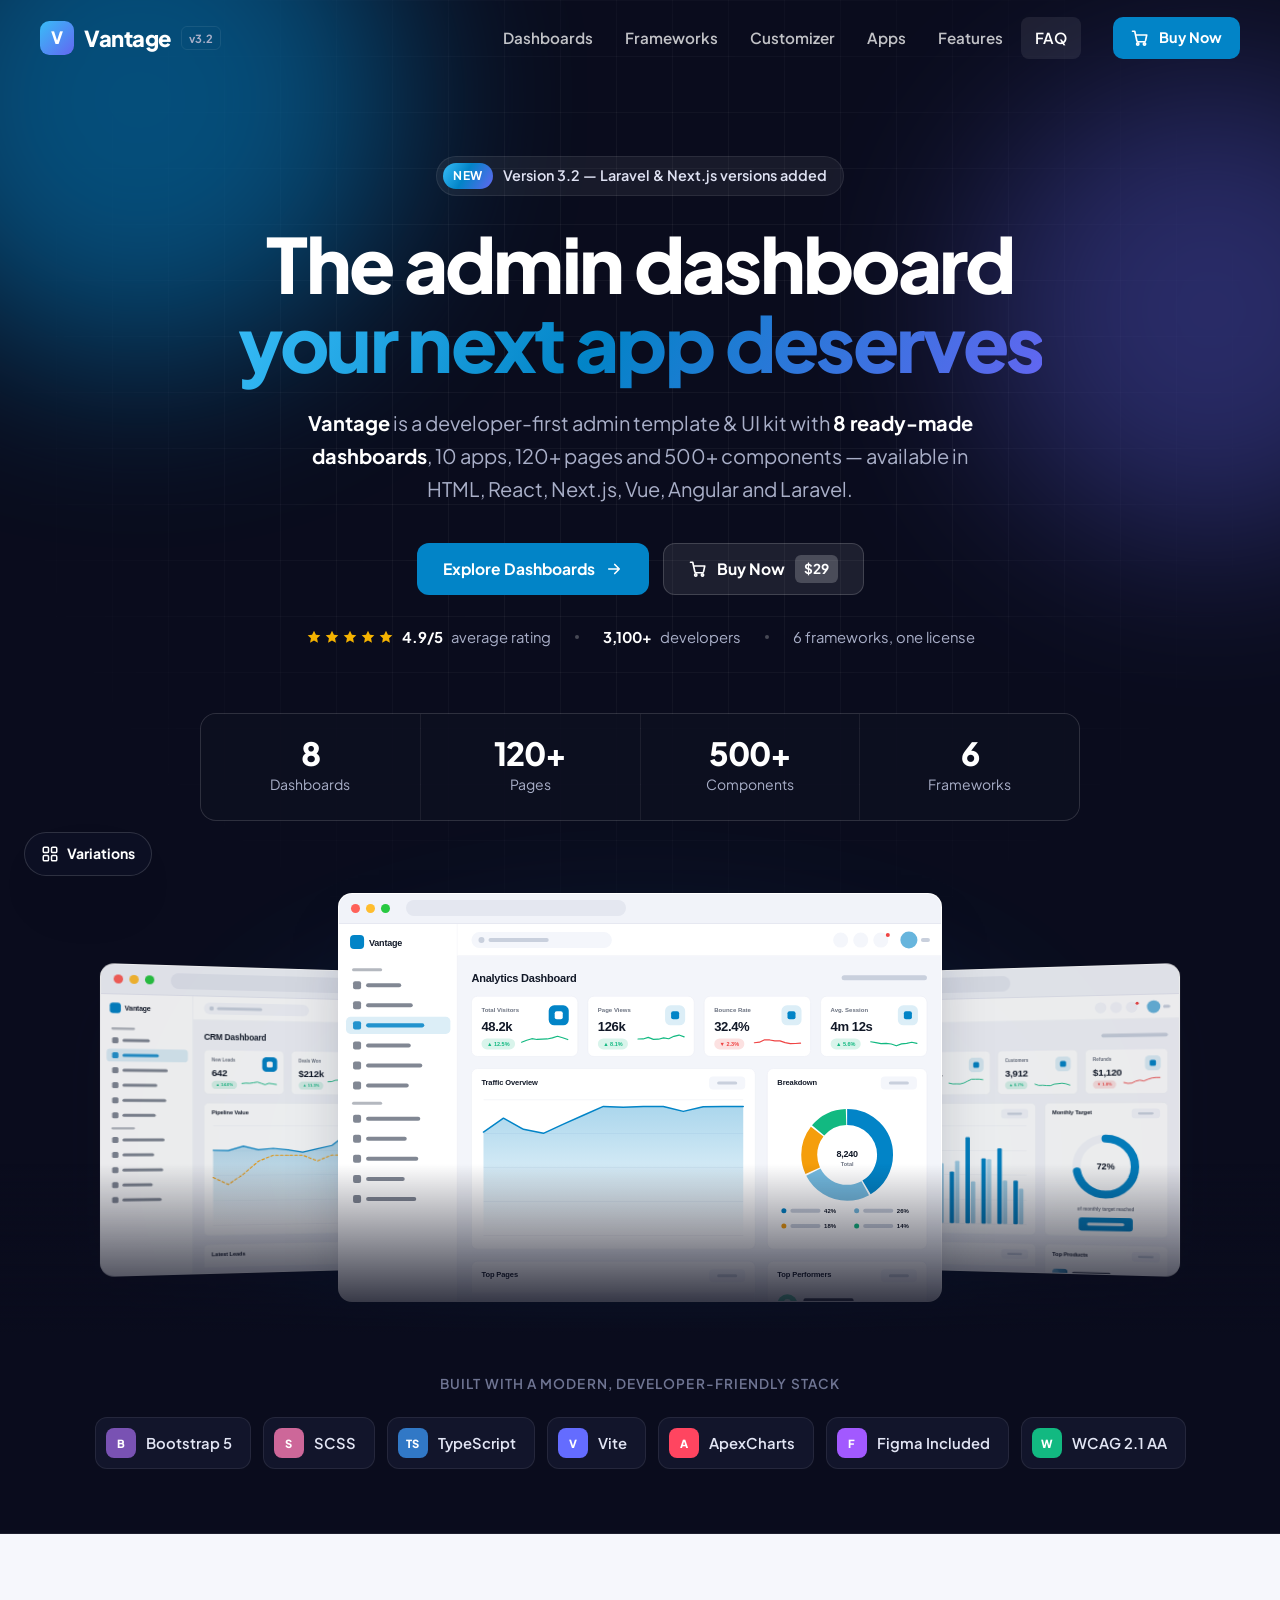
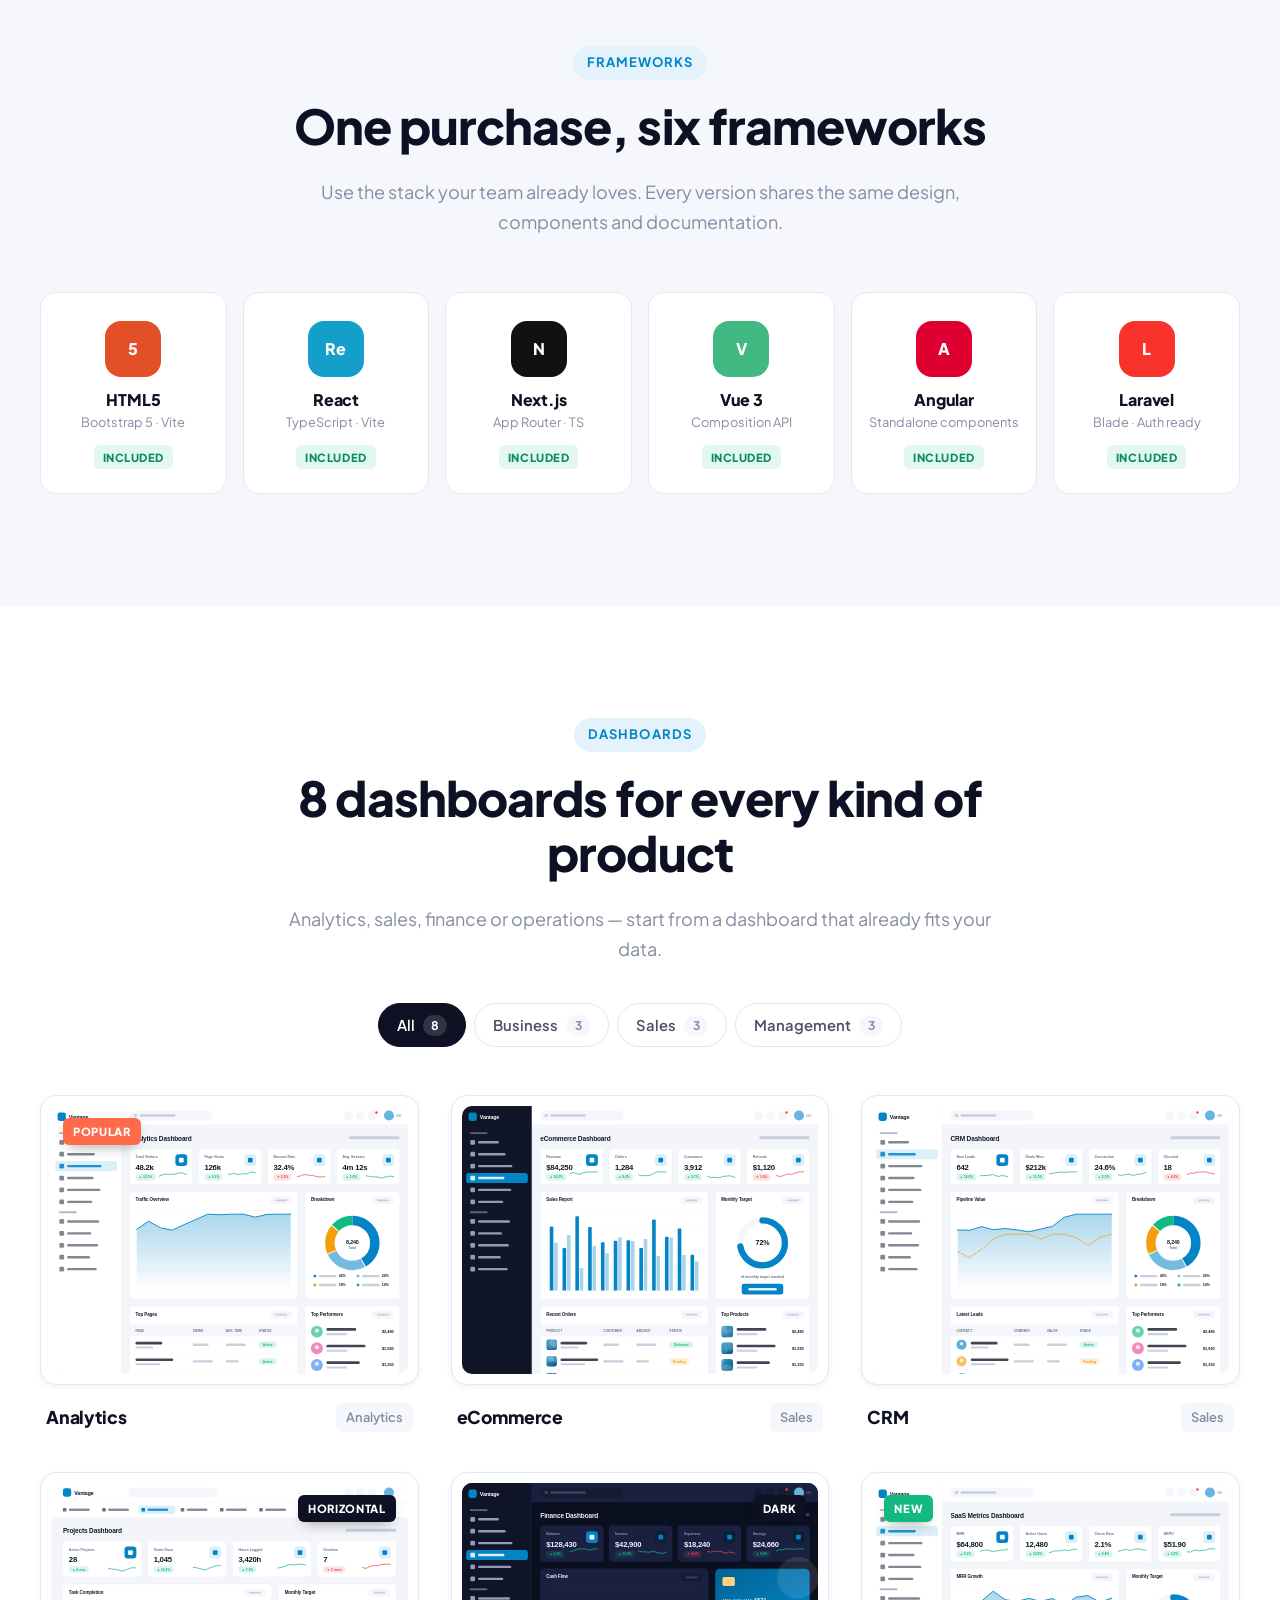
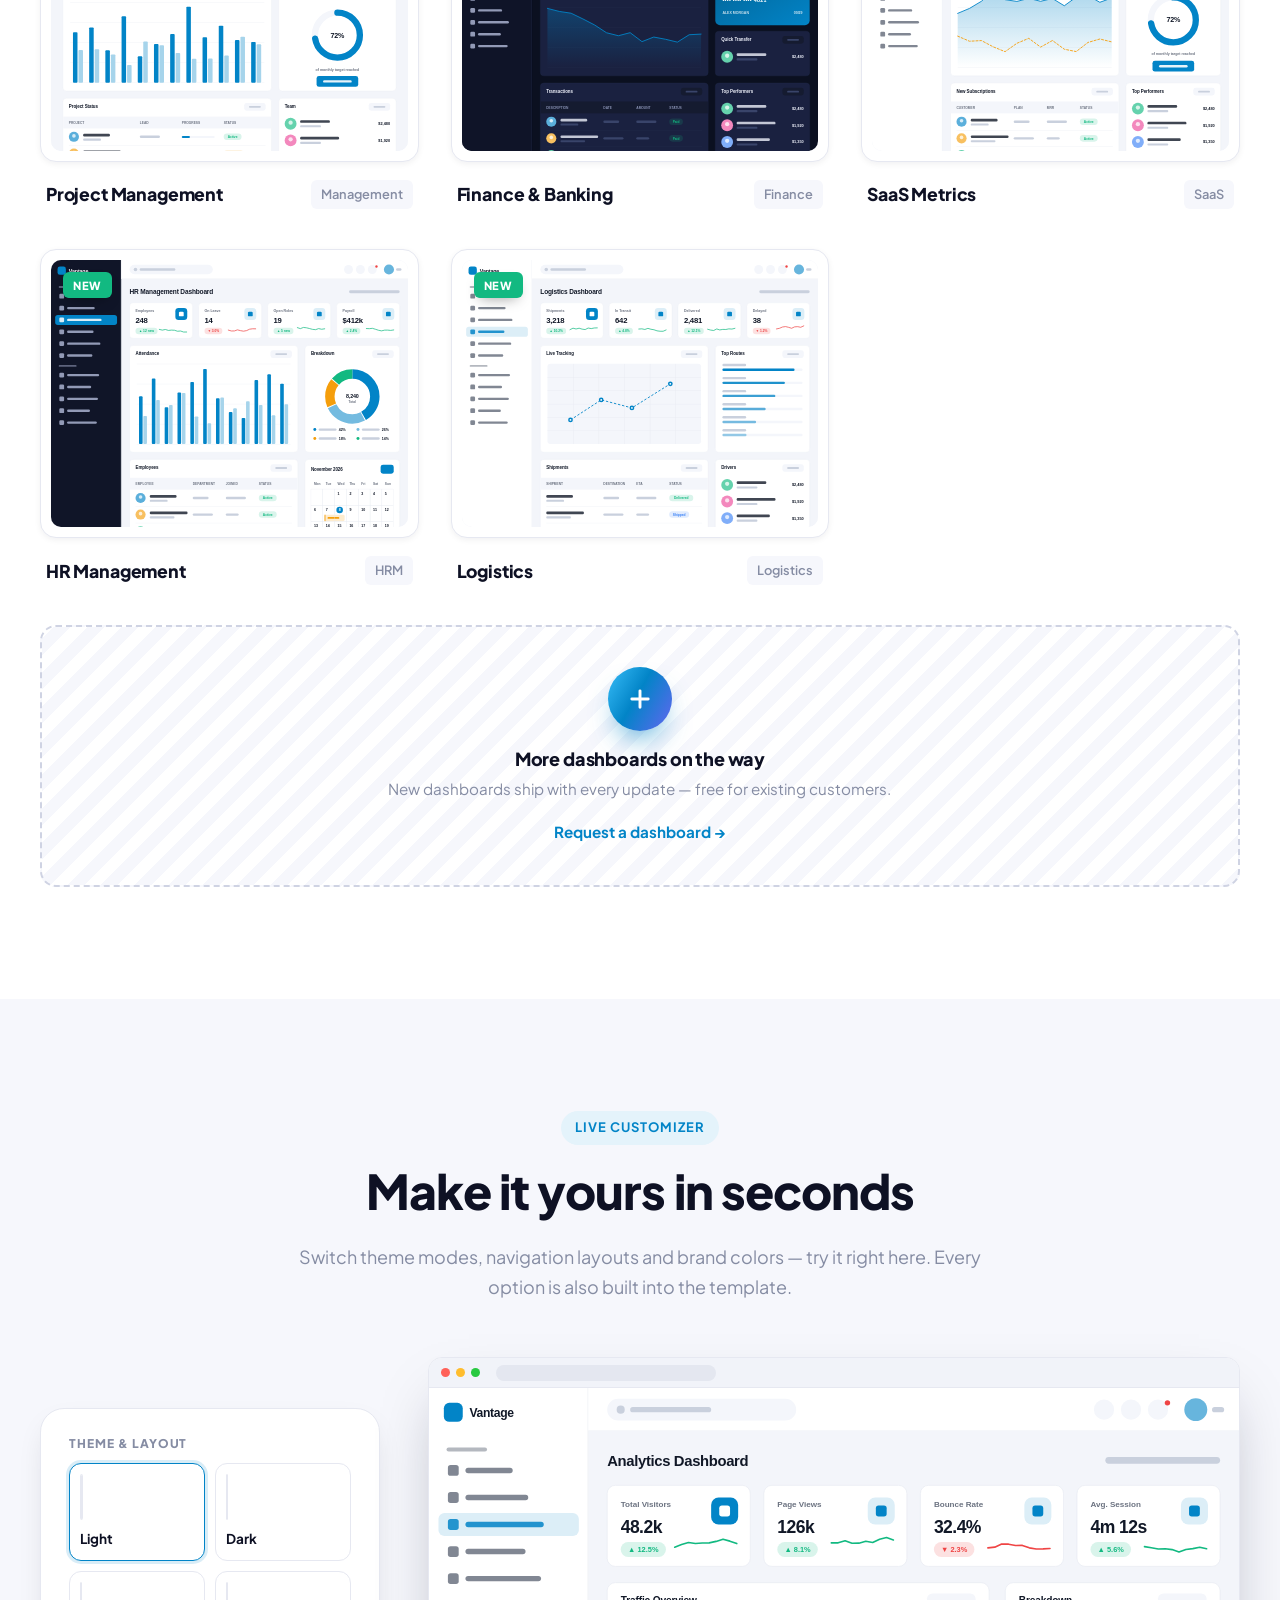
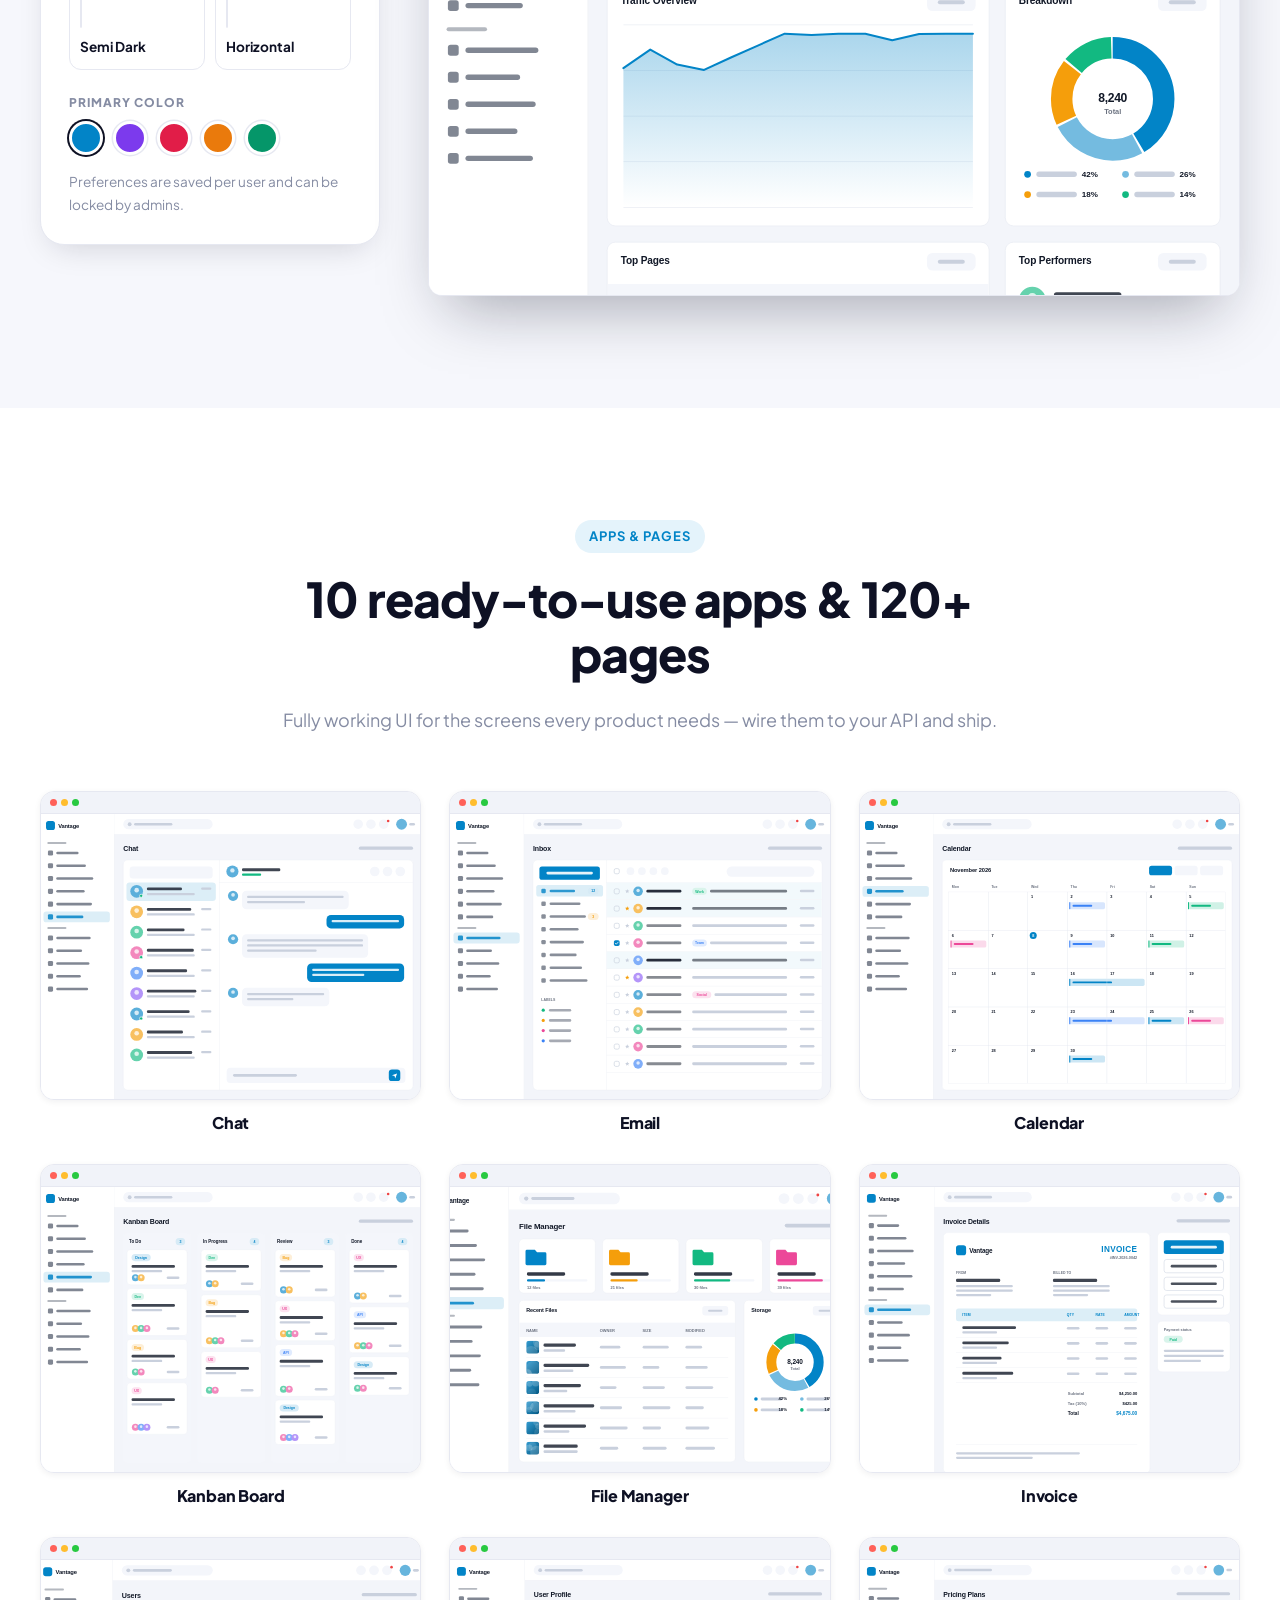
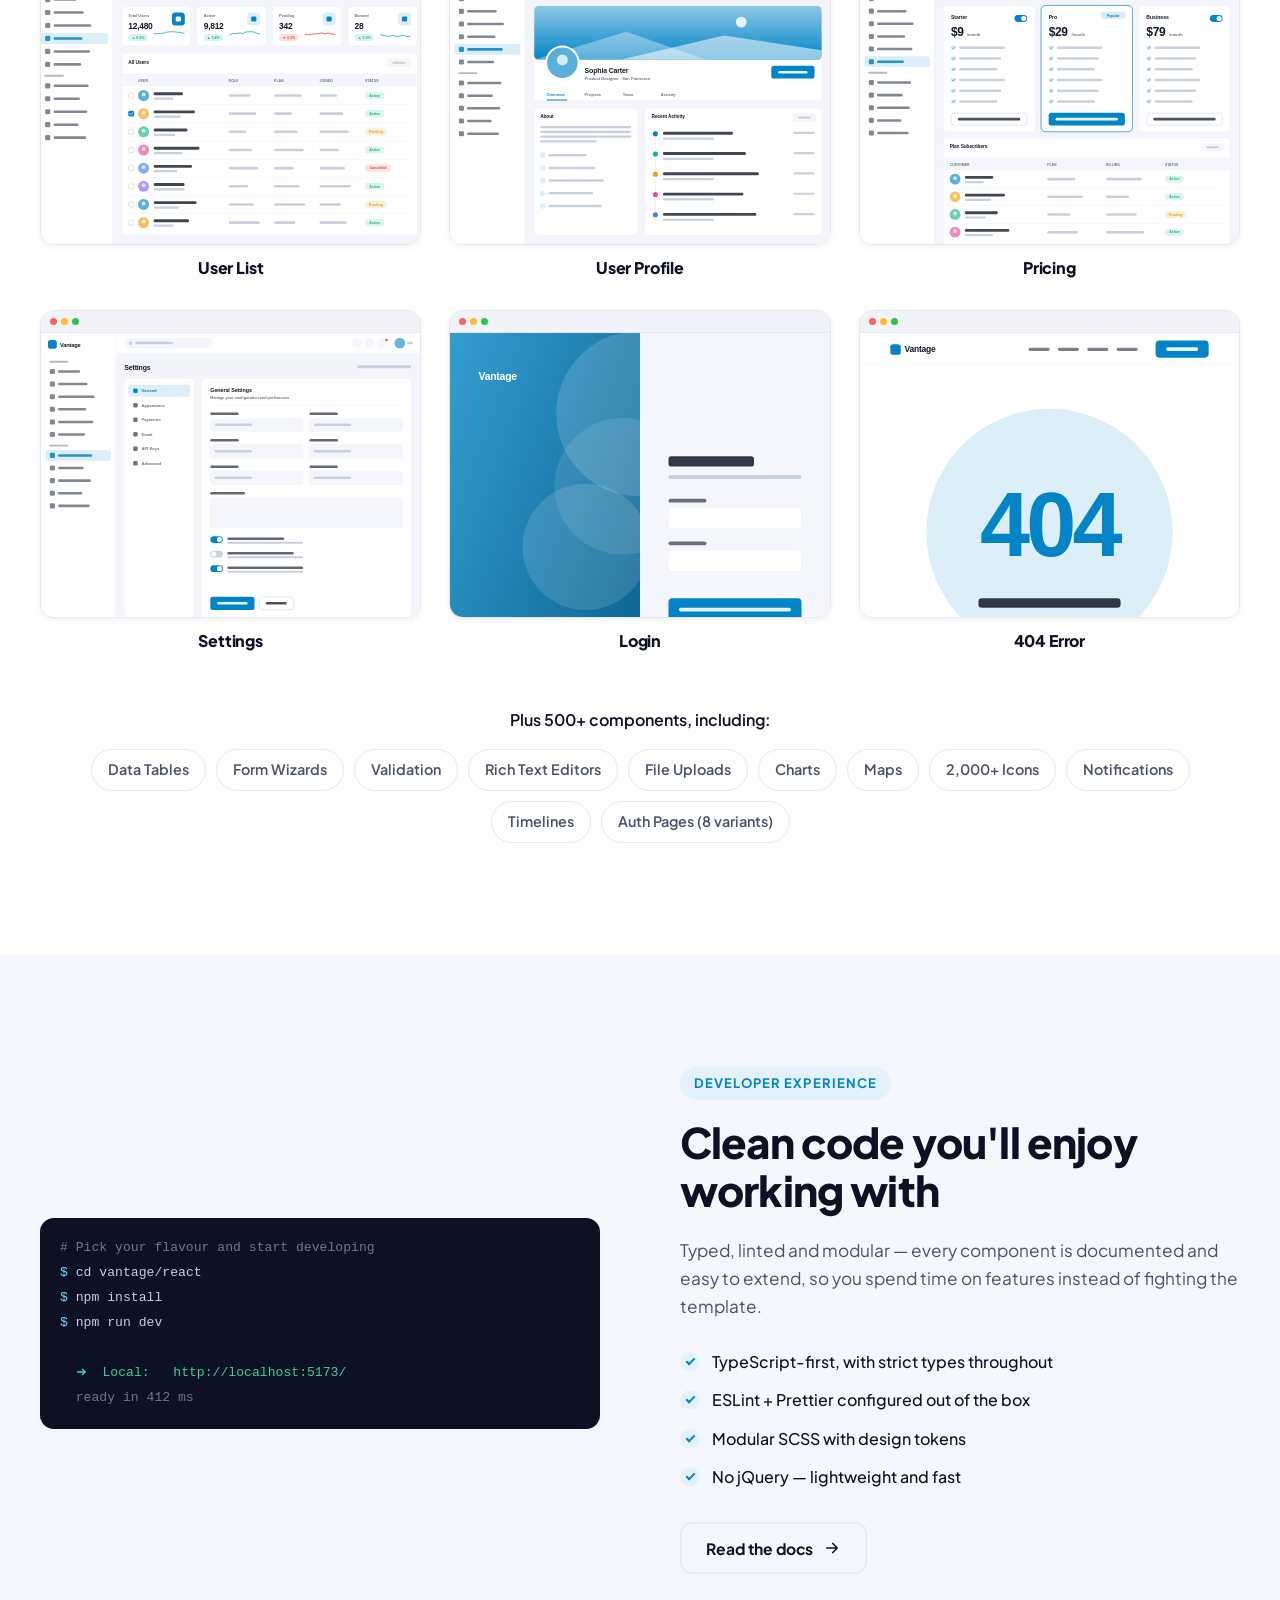
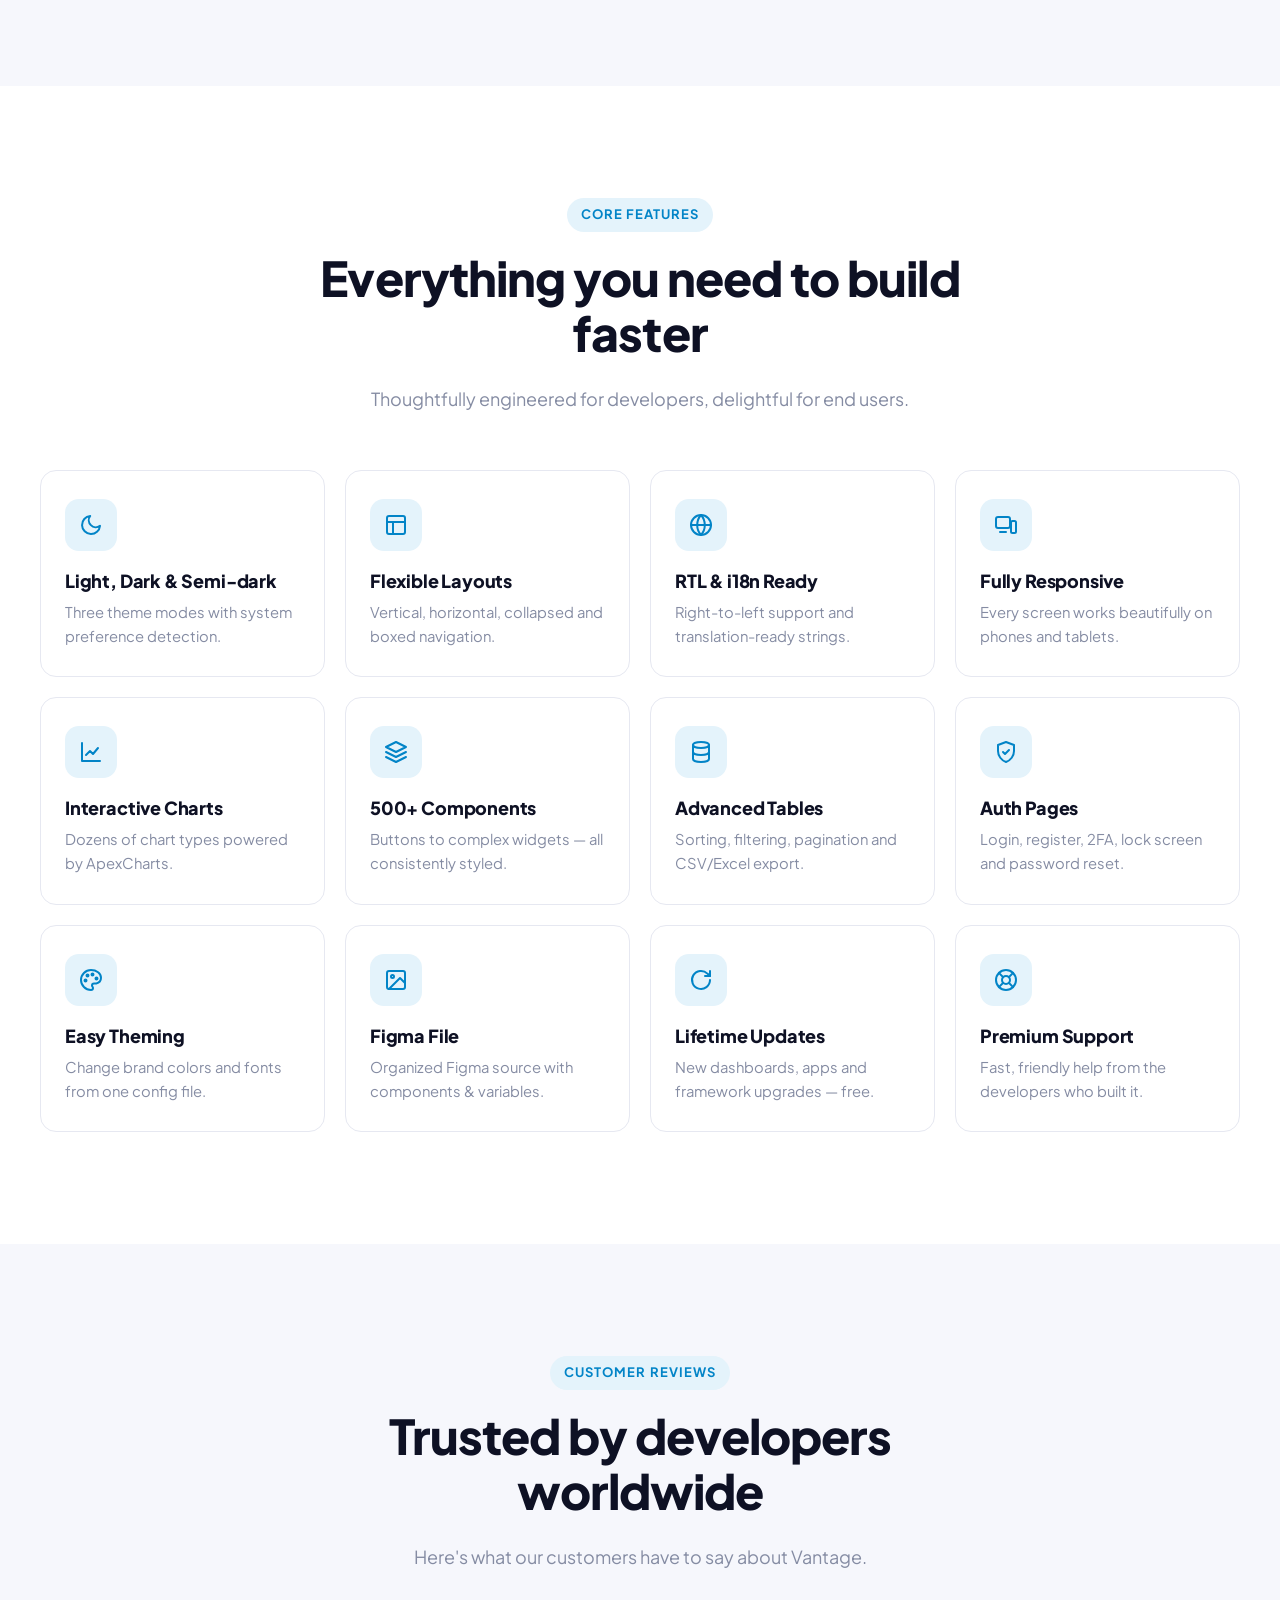
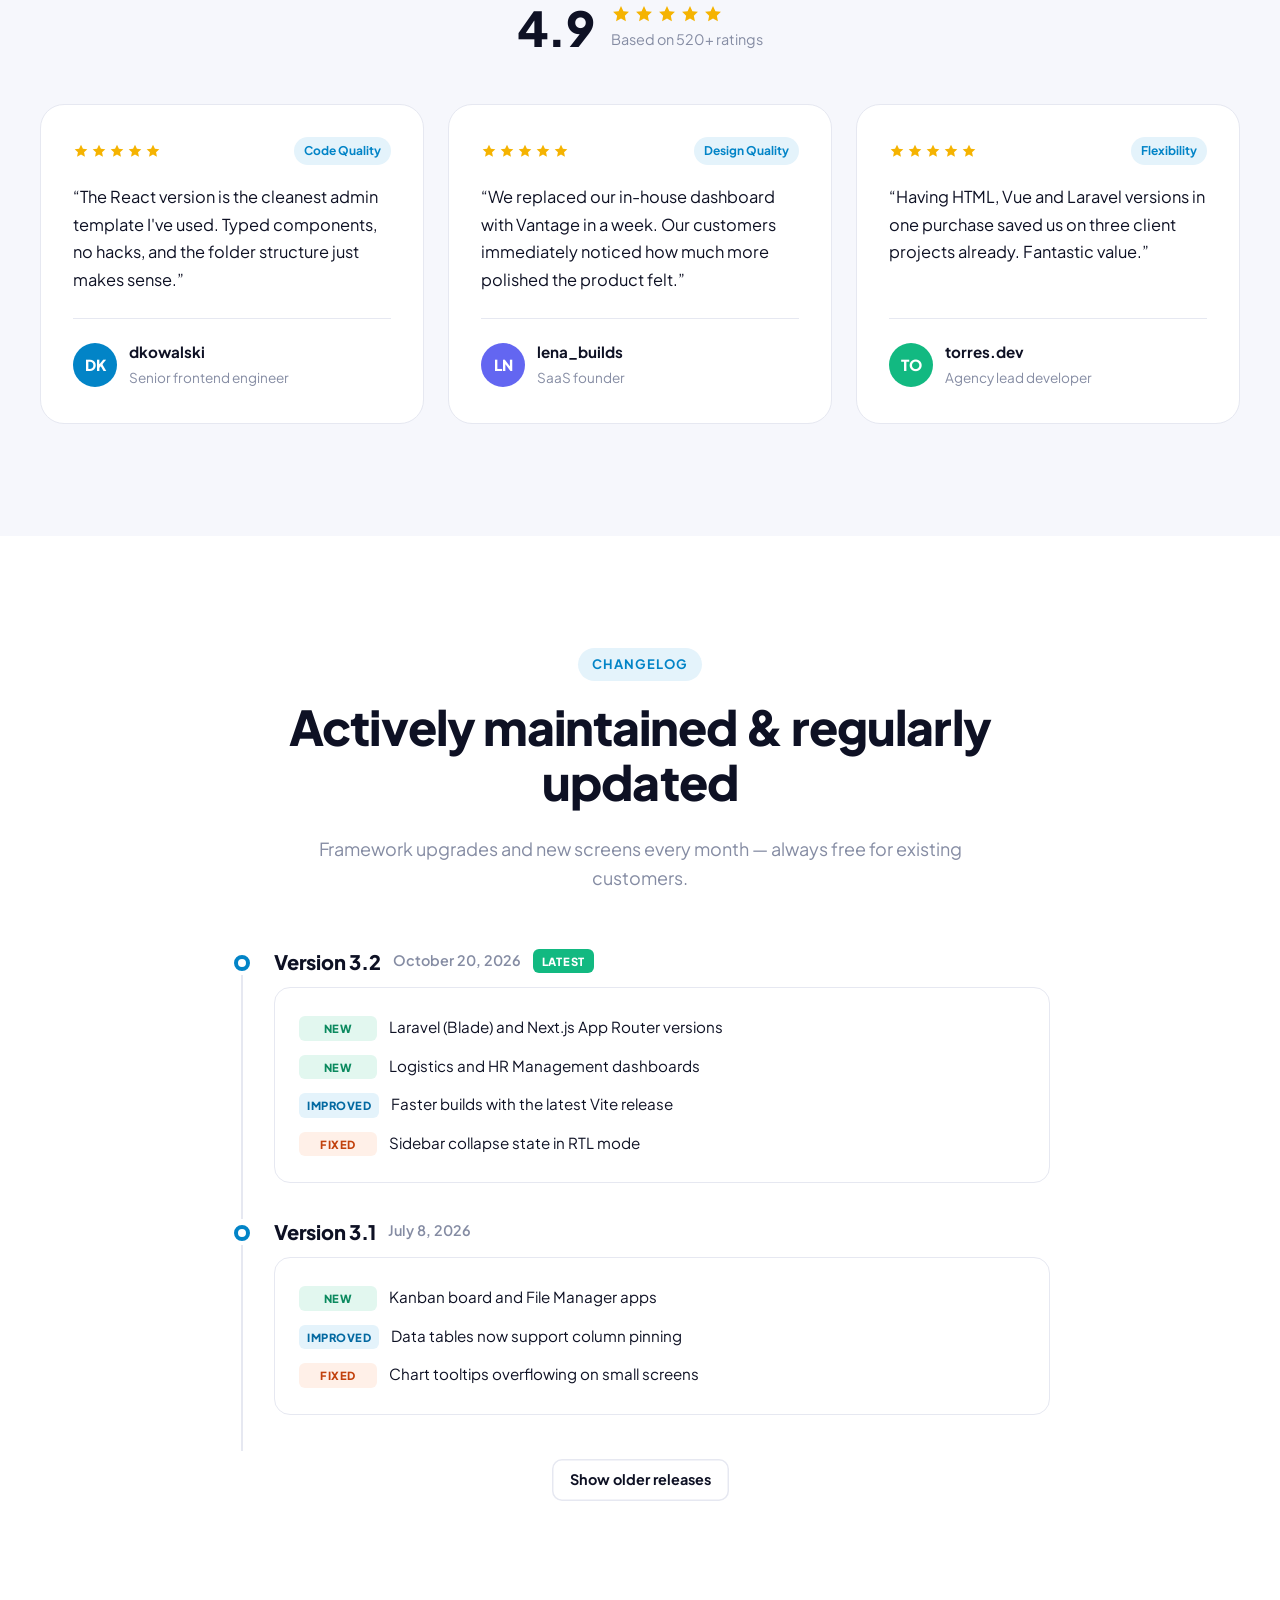
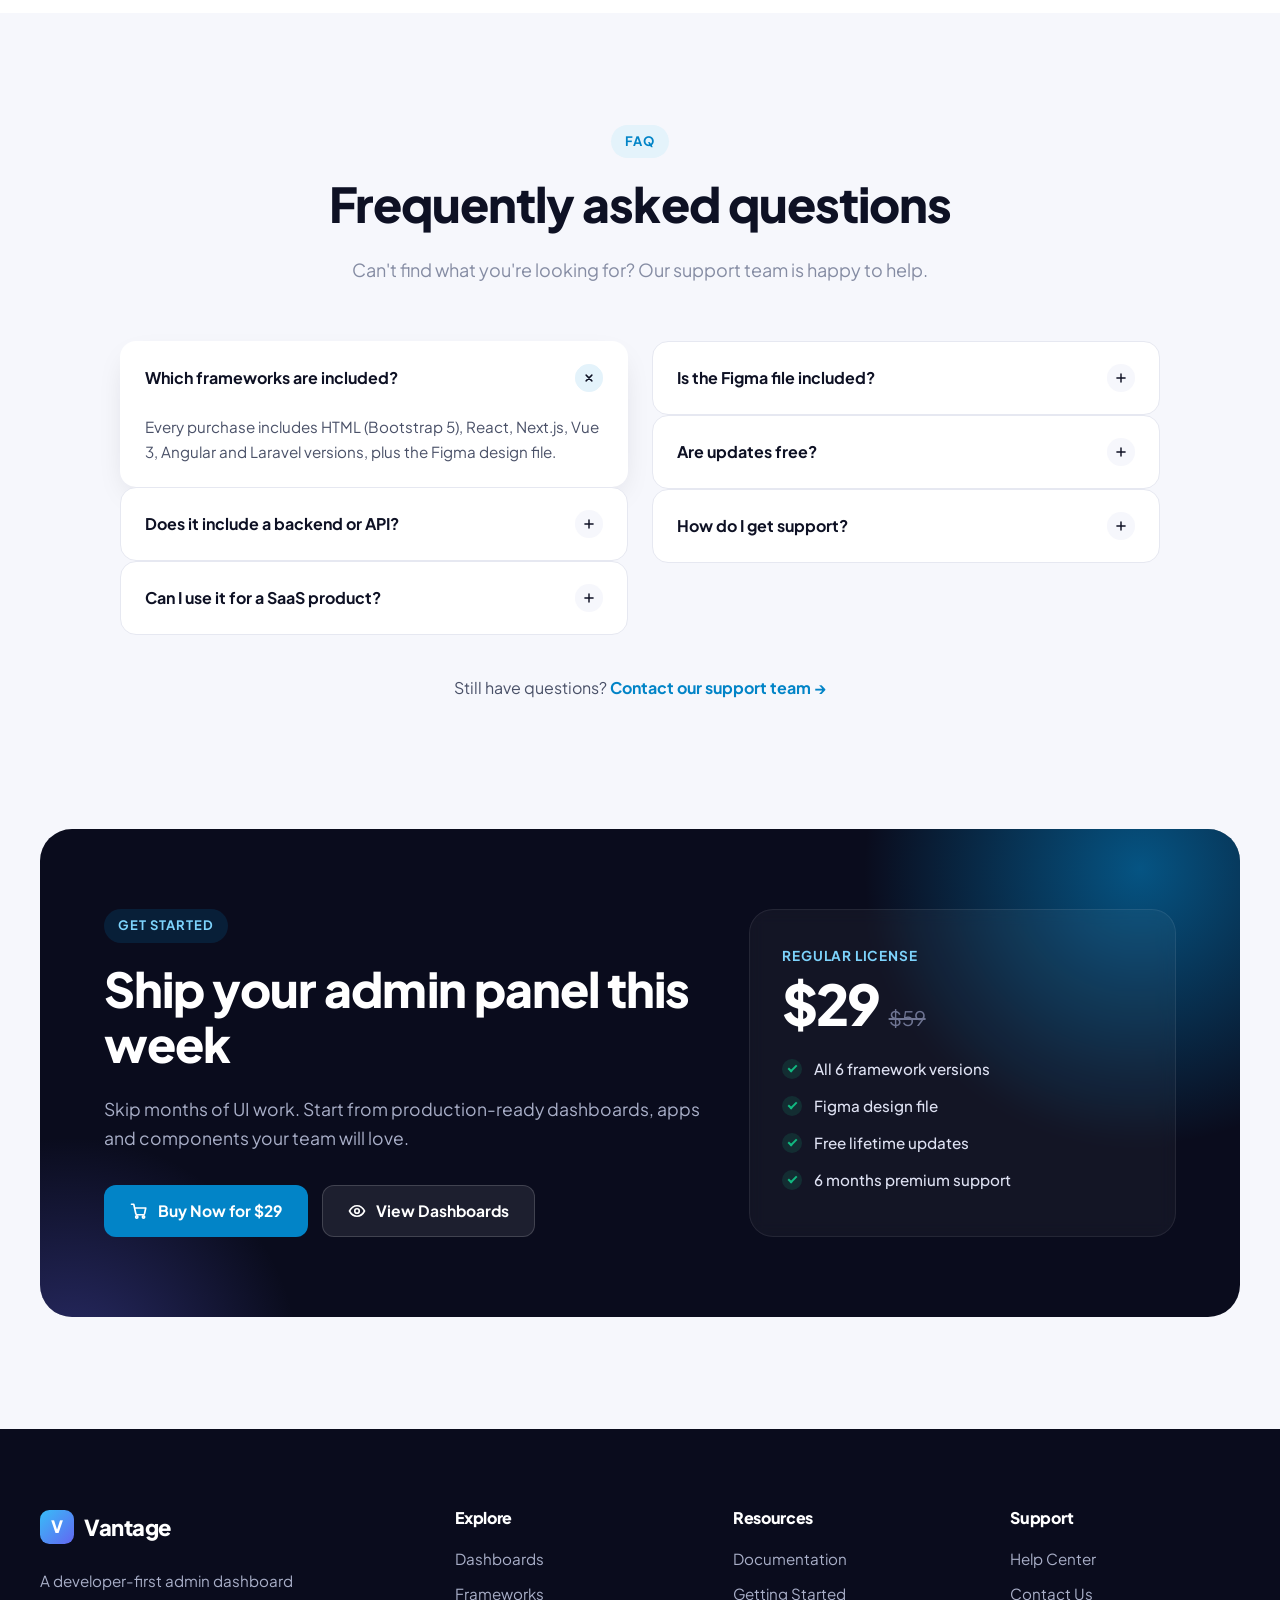
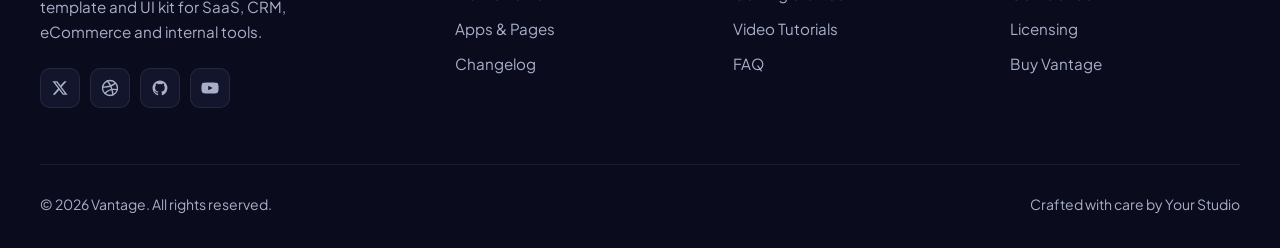
<file: admin-dashboard.html>
<!doctype html>
<html lang="en">
<head>
  <meta charset="utf-8">
  <meta name="viewport" content="width=device-width, initial-scale=1">
  <title>Vantage — Admin Dashboard Template & UI Kit</title>
  <meta name="description" content="Vantage is a developer-first admin dashboard template with 8 dashboards, 10 apps, 120+ pages and 500+ components in HTML, React, Next.js, Vue, Angular and Laravel.">
  <meta name="theme-color" content="#0a0c1d">

  <meta property="og:type" content="website">
  <meta property="og:title" content="Vantage — Admin Dashboard Template & UI Kit">
  <meta property="og:description" content="Vantage is a developer-first admin dashboard template with 8 dashboards, 10 apps, 120+ pages and 500+ components in HTML, React, Next.js, Vue, Angular and Laravel.">
  <meta property="og:image" content="assets/img/admin/layout-light.svg">

  <link rel="icon" href="assets/img/favicon.svg" type="image/svg+xml">
  <link rel="preconnect" href="https://fonts.googleapis.com">
  <link rel="preconnect" href="https://fonts.gstatic.com" crossorigin>
  <link href="https://fonts.googleapis.com/css2?family=Plus+Jakarta+Sans:wght@400;500;600;700;800&display=swap" rel="stylesheet">
  <link rel="stylesheet" href="assets/css/style.css">
</head>
<body class="theme-admin">
  <a class="skip-link" href="#main">Skip to content</a>

  <!-- Icon sprite ========================================================= -->
  <svg width="0" height="0" style="position:absolute" aria-hidden="true">
    <defs>
      <symbol id="i-arrow" viewBox="0 0 24 24" fill="none" stroke="currentColor" stroke-width="2.2" stroke-linecap="round" stroke-linejoin="round"><path d="M5 12h14M13 6l6 6-6 6"/></symbol>
      <symbol id="i-up" viewBox="0 0 24 24" fill="none" stroke="currentColor" stroke-width="2.4" stroke-linecap="round" stroke-linejoin="round"><path d="M12 19V5M6 11l6-6 6 6"/></symbol>
      <symbol id="i-star" viewBox="0 0 24 24" fill="currentColor"><path d="M12 2.5l2.9 6.1 6.6.8-4.9 4.6 1.3 6.6L12 17.3l-5.9 3.3 1.3-6.6L2.5 9.4l6.6-.8z"/></symbol>
      <symbol id="i-plus" viewBox="0 0 24 24" fill="none" stroke="currentColor" stroke-width="2.5" stroke-linecap="round" stroke-linejoin="round"><path d="M12 5v14M5 12h14"/></symbol>
      <symbol id="i-cart" viewBox="0 0 24 24" fill="none" stroke="currentColor" stroke-width="2.2" stroke-linecap="round" stroke-linejoin="round"><circle cx="9" cy="20" r="1.5"/><circle cx="18" cy="20" r="1.5"/><path d="M2 3h3l2.7 12.4a2 2 0 0 0 2 1.6h7.7a2 2 0 0 0 2-1.5L21 8H6"/></symbol>
      <symbol id="i-eye" viewBox="0 0 24 24" fill="none" stroke="currentColor" stroke-width="2.2" stroke-linecap="round" stroke-linejoin="round"><path d="M2 12s3.6-7 10-7 10 7 10 7-3.6 7-10 7S2 12 2 12z"/><circle cx="12" cy="12" r="3"/></symbol>
      <symbol id="i-sun" viewBox="0 0 24 24" fill="none" stroke="currentColor" stroke-width="2" stroke-linecap="round" stroke-linejoin="round"><circle cx="12" cy="12" r="4"/><path d="M12 2v2M12 20v2M4.9 4.9l1.4 1.4M17.7 17.7l1.4 1.4M2 12h2M20 12h2M4.9 19.1l1.4-1.4M17.7 6.3l1.4-1.4"/></symbol>
      <symbol id="i-moon" viewBox="0 0 24 24" fill="none" stroke="currentColor" stroke-width="2" stroke-linecap="round" stroke-linejoin="round"><path d="M21 12.8A9 9 0 1 1 11.2 3a7 7 0 0 0 9.8 9.8z"/></symbol>
      <symbol id="i-copy" viewBox="0 0 24 24" fill="none" stroke="currentColor" stroke-width="2" stroke-linecap="round" stroke-linejoin="round"><rect x="9" y="9" width="12" height="12" rx="2"/><path d="M5 15V5a2 2 0 0 1 2-2h8"/></symbol>
      <symbol id="i-check" viewBox="0 0 24 24" fill="none" stroke="currentColor" stroke-width="3" stroke-linecap="round" stroke-linejoin="round"><path d="M5 12l5 5L20 7"/></symbol>
      <symbol id="i-dash" viewBox="0 0 24 24" fill="none" stroke="currentColor" stroke-width="3" stroke-linecap="round" stroke-linejoin="round"><path d="M6 12h12"/></symbol>
      <symbol id="i-grid" viewBox="0 0 24 24" fill="none" stroke="currentColor" stroke-width="2" stroke-linecap="round" stroke-linejoin="round"><rect x="3" y="3" width="7" height="7" rx="1.5"/><rect x="14" y="3" width="7" height="7" rx="1.5"/><rect x="3" y="14" width="7" height="7" rx="1.5"/><rect x="14" y="14" width="7" height="7" rx="1.5"/></symbol>
      <symbol id="i-monitor" viewBox="0 0 24 24" fill="none" stroke="currentColor" stroke-width="2" stroke-linecap="round" stroke-linejoin="round"><rect x="2" y="3" width="20" height="14" rx="2"/><path d="M8 21h8M12 17v4"/></symbol>
      <symbol id="f-responsive" viewBox="0 0 24 24" fill="none" stroke="currentColor" stroke-width="2" stroke-linecap="round" stroke-linejoin="round"><rect x="2" y="4" width="14" height="11" rx="2"/><rect x="17" y="8" width="5" height="12" rx="1.5"/><path d="M6 19h6"/></symbol>
      <symbol id="f-code" viewBox="0 0 24 24" fill="none" stroke="currentColor" stroke-width="2" stroke-linecap="round" stroke-linejoin="round"><path d="M16 18l6-6-6-6M8 6l-6 6 6 6"/></symbol>
      <symbol id="f-layers" viewBox="0 0 24 24" fill="none" stroke="currentColor" stroke-width="2" stroke-linecap="round" stroke-linejoin="round"><path d="M12 2 2 7l10 5 10-5-10-5z"/><path d="m2 17 10 5 10-5M2 12l10 5 10-5"/></symbol>
      <symbol id="f-zap" viewBox="0 0 24 24" fill="none" stroke="currentColor" stroke-width="2" stroke-linecap="round" stroke-linejoin="round"><path d="M13 2 3 14h9l-1 8 10-12h-9l1-8z"/></symbol>
      <symbol id="f-search" viewBox="0 0 24 24" fill="none" stroke="currentColor" stroke-width="2" stroke-linecap="round" stroke-linejoin="round"><circle cx="11" cy="11" r="7"/><path d="m21 21-4.3-4.3"/></symbol>
      <symbol id="f-type" viewBox="0 0 24 24" fill="none" stroke="currentColor" stroke-width="2" stroke-linecap="round" stroke-linejoin="round"><path d="M4 7V4h16v3M9 20h6M12 4v16"/></symbol>
      <symbol id="f-mail" viewBox="0 0 24 24" fill="none" stroke="currentColor" stroke-width="2" stroke-linecap="round" stroke-linejoin="round"><rect x="2" y="4" width="20" height="16" rx="2"/><path d="m22 6-10 7L2 6"/></symbol>
      <symbol id="f-globe" viewBox="0 0 24 24" fill="none" stroke="currentColor" stroke-width="2" stroke-linecap="round" stroke-linejoin="round"><circle cx="12" cy="12" r="10"/><path d="M2 12h20M12 2a15 15 0 0 1 0 20M12 2a15 15 0 0 0 0 20"/></symbol>
      <symbol id="f-book" viewBox="0 0 24 24" fill="none" stroke="currentColor" stroke-width="2" stroke-linecap="round" stroke-linejoin="round"><path d="M4 19.5A2.5 2.5 0 0 1 6.5 17H20V3H6.5A2.5 2.5 0 0 0 4 5.5v14z"/><path d="M4 19.5A2.5 2.5 0 0 0 6.5 22H20v-5"/></symbol>
      <symbol id="f-refresh" viewBox="0 0 24 24" fill="none" stroke="currentColor" stroke-width="2" stroke-linecap="round" stroke-linejoin="round"><path d="M21 12a9 9 0 1 1-2.6-6.4L21 8"/><path d="M21 3v5h-5"/></symbol>
      <symbol id="f-support" viewBox="0 0 24 24" fill="none" stroke="currentColor" stroke-width="2" stroke-linecap="round" stroke-linejoin="round"><circle cx="12" cy="12" r="10"/><circle cx="12" cy="12" r="4"/><path d="m4.9 4.9 4.3 4.3M14.8 14.8l4.3 4.3M14.8 9.2l4.3-4.3M4.9 19.1l4.3-4.3"/></symbol>
      <symbol id="f-a11y" viewBox="0 0 24 24" fill="none" stroke="currentColor" stroke-width="2" stroke-linecap="round" stroke-linejoin="round"><circle cx="12" cy="4.5" r="1.5"/><path d="M5 8l7 1.5L19 8M12 9.5V14m0 0-3 7m3-7 3 7"/></symbol>
      <symbol id="f-sparkle" viewBox="0 0 24 24" fill="none" stroke="currentColor" stroke-width="2" stroke-linecap="round" stroke-linejoin="round"><path d="M12 3l1.9 5.1L19 10l-5.1 1.9L12 17l-1.9-5.1L5 10l5.1-1.9z"/><path d="M19 16l.7 1.8 1.8.7-1.8.7L19 21l-.7-1.8-1.8-.7 1.8-.7z"/></symbol>
      <symbol id="f-palette" viewBox="0 0 24 24" fill="none" stroke="currentColor" stroke-width="2" stroke-linecap="round" stroke-linejoin="round"><circle cx="13.5" cy="6.5" r="1"/><circle cx="17.5" cy="10.5" r="1"/><circle cx="8.5" cy="7.5" r="1"/><circle cx="6.5" cy="12.5" r="1"/><path d="M12 2a10 10 0 0 0 0 20c1.1 0 2-.9 2-2 0-.5-.2-1-.5-1.3-.3-.4-.5-.8-.5-1.3 0-1.1.9-2 2-2h2.3A5.7 5.7 0 0 0 22 9.8C22 5.5 17.5 2 12 2z"/></symbol>
      <symbol id="f-image" viewBox="0 0 24 24" fill="none" stroke="currentColor" stroke-width="2" stroke-linecap="round" stroke-linejoin="round"><rect x="3" y="3" width="18" height="18" rx="2"/><circle cx="8.5" cy="8.5" r="1.5"/><path d="m21 15-5-5L5 21"/></symbol>
      <symbol id="f-user" viewBox="0 0 24 24" fill="none" stroke="currentColor" stroke-width="2" stroke-linecap="round" stroke-linejoin="round"><circle cx="12" cy="8" r="4"/><path d="M4 21a8 8 0 0 1 16 0"/></symbol>
      <symbol id="f-users" viewBox="0 0 24 24" fill="none" stroke="currentColor" stroke-width="2" stroke-linecap="round" stroke-linejoin="round"><circle cx="9" cy="8" r="3.5"/><path d="M2.5 20a6.5 6.5 0 0 1 13 0"/><path d="M16 4.5a3.5 3.5 0 0 1 0 7M18 14a6 6 0 0 1 3.5 6"/></symbol>
      <symbol id="f-shield" viewBox="0 0 24 24" fill="none" stroke="currentColor" stroke-width="2" stroke-linecap="round" stroke-linejoin="round"><path d="M12 2 4 5v6c0 5 3.4 9.4 8 11 4.6-1.6 8-6 8-11V5l-8-3z"/><path d="m9 12 2 2 4-4"/></symbol>
      <symbol id="f-card" viewBox="0 0 24 24" fill="none" stroke="currentColor" stroke-width="2" stroke-linecap="round" stroke-linejoin="round"><rect x="2" y="5" width="20" height="14" rx="2"/><path d="M2 10h20M6 15h4"/></symbol>
      <symbol id="f-chart" viewBox="0 0 24 24" fill="none" stroke="currentColor" stroke-width="2" stroke-linecap="round" stroke-linejoin="round"><path d="M3 3v18h18"/><path d="M7 15l4-4 3 3 5-6"/></symbol>
      <symbol id="f-box" viewBox="0 0 24 24" fill="none" stroke="currentColor" stroke-width="2" stroke-linecap="round" stroke-linejoin="round"><path d="M21 8 12 3 3 8v8l9 5 9-5V8z"/><path d="m3 8 9 5 9-5M12 13v8"/></symbol>
      <symbol id="f-barcode" viewBox="0 0 24 24" fill="none" stroke="currentColor" stroke-width="2" stroke-linecap="round" stroke-linejoin="round"><path d="M3 5v14M6 5v14M10 5v14M13 5v14M17 5v14M21 5v14"/></symbol>
      <symbol id="f-printer" viewBox="0 0 24 24" fill="none" stroke="currentColor" stroke-width="2" stroke-linecap="round" stroke-linejoin="round"><path d="M6 9V3h12v6"/><rect x="3" y="9" width="18" height="8" rx="2"/><path d="M6 14h12v7H6z"/></symbol>
      <symbol id="f-bell" viewBox="0 0 24 24" fill="none" stroke="currentColor" stroke-width="2" stroke-linecap="round" stroke-linejoin="round"><path d="M18 8a6 6 0 0 0-12 0c0 7-3 9-3 9h18s-3-2-3-9"/><path d="M13.7 21a2 2 0 0 1-3.4 0"/></symbol>
      <symbol id="f-wallet" viewBox="0 0 24 24" fill="none" stroke="currentColor" stroke-width="2" stroke-linecap="round" stroke-linejoin="round"><path d="M20 7H5a2 2 0 0 1 0-4h13v4"/><path d="M3 5v14a2 2 0 0 0 2 2h15V7"/><circle cx="16" cy="14" r="1.5"/></symbol>
      <symbol id="f-key" viewBox="0 0 24 24" fill="none" stroke="currentColor" stroke-width="2" stroke-linecap="round" stroke-linejoin="round"><circle cx="7.5" cy="15.5" r="4.5"/><path d="m10.7 12.3 9.3-9.3M16 7l3 3M14 9l2 2"/></symbol>
      <symbol id="f-cpu" viewBox="0 0 24 24" fill="none" stroke="currentColor" stroke-width="2" stroke-linecap="round" stroke-linejoin="round"><rect x="5" y="5" width="14" height="14" rx="2"/><rect x="9" y="9" width="6" height="6"/><path d="M9 2v3M15 2v3M9 19v3M15 19v3M2 9h3M2 15h3M19 9h3M19 15h3"/></symbol>
      <symbol id="f-chat" viewBox="0 0 24 24" fill="none" stroke="currentColor" stroke-width="2" stroke-linecap="round" stroke-linejoin="round"><path d="M21 12a8 8 0 0 1-11.6 7.1L3 21l1.9-6.4A8 8 0 1 1 21 12z"/></symbol>
      <symbol id="f-store" viewBox="0 0 24 24" fill="none" stroke="currentColor" stroke-width="2" stroke-linecap="round" stroke-linejoin="round"><path d="M3 9l1.5-5h15L21 9"/><path d="M3 9a3 3 0 0 0 6 0 3 3 0 0 0 6 0 3 3 0 0 0 6 0"/><path d="M5 12v9h14v-9M10 21v-5h4v5"/></symbol>
      <symbol id="f-plug" viewBox="0 0 24 24" fill="none" stroke="currentColor" stroke-width="2" stroke-linecap="round" stroke-linejoin="round"><path d="M9 2v6M15 2v6"/><path d="M6 8h12v4a6 6 0 0 1-12 0V8z"/><path d="M12 18v4"/></symbol>
      <symbol id="f-move" viewBox="0 0 24 24" fill="none" stroke="currentColor" stroke-width="2" stroke-linecap="round" stroke-linejoin="round"><path d="M12 2v20M2 12h20"/><path d="m9 5 3-3 3 3M9 19l3 3 3-3M5 9l-3 3 3 3M19 9l3 3-3 3"/></symbol>
      <symbol id="f-download" viewBox="0 0 24 24" fill="none" stroke="currentColor" stroke-width="2" stroke-linecap="round" stroke-linejoin="round"><path d="M12 3v12M7 10l5 5 5-5"/><path d="M4 21h16"/></symbol>
      <symbol id="f-sliders" viewBox="0 0 24 24" fill="none" stroke="currentColor" stroke-width="2" stroke-linecap="round" stroke-linejoin="round"><path d="M4 6h10M18 6h2M4 12h4M12 12h8M4 18h12"/><circle cx="16" cy="6" r="2"/><circle cx="10" cy="12" r="2"/><circle cx="18" cy="18" r="2"/></symbol>
      <symbol id="f-layout" viewBox="0 0 24 24" fill="none" stroke="currentColor" stroke-width="2" stroke-linecap="round" stroke-linejoin="round"><rect x="3" y="3" width="18" height="18" rx="2"/><path d="M3 9h18M9 21V9"/></symbol>
      <symbol id="f-truck" viewBox="0 0 24 24" fill="none" stroke="currentColor" stroke-width="2" stroke-linecap="round" stroke-linejoin="round"><path d="M1 4h14v11H1z"/><path d="M15 8h4l3 3v4h-7"/><circle cx="5.5" cy="18" r="2"/><circle cx="18.5" cy="18" r="2"/></symbol>
      <symbol id="f-calendar" viewBox="0 0 24 24" fill="none" stroke="currentColor" stroke-width="2" stroke-linecap="round" stroke-linejoin="round"><rect x="3" y="4" width="18" height="18" rx="2"/><path d="M16 2v4M8 2v4M3 10h18"/></symbol>
      <symbol id="f-database" viewBox="0 0 24 24" fill="none" stroke="currentColor" stroke-width="2" stroke-linecap="round" stroke-linejoin="round"><ellipse cx="12" cy="5" rx="8" ry="3"/><path d="M4 5v14c0 1.7 3.6 3 8 3s8-1.3 8-3V5"/><path d="M4 12c0 1.7 3.6 3 8 3s8-1.3 8-3"/></symbol>
      <symbol id="f-receipt" viewBox="0 0 24 24" fill="none" stroke="currentColor" stroke-width="2" stroke-linecap="round" stroke-linejoin="round"><path d="M5 2h14v20l-3-2-2 2-2-2-2 2-2-2-3 2z"/><path d="M9 7h6M9 11h6M9 15h4"/></symbol>
      <symbol id="f-lock" viewBox="0 0 24 24" fill="none" stroke="currentColor" stroke-width="2" stroke-linecap="round" stroke-linejoin="round"><rect x="4" y="11" width="16" height="10" rx="2"/><path d="M8 11V7a4 4 0 0 1 8 0v4"/></symbol>
      <symbol id="f-scan" viewBox="0 0 24 24" fill="none" stroke="currentColor" stroke-width="2" stroke-linecap="round" stroke-linejoin="round"><path d="M3 7V3h4M17 3h4v4M21 17v4h-4M7 21H3v-4"/><path d="M7 12h10"/></symbol>
      <symbol id="f-swap" viewBox="0 0 24 24" fill="none" stroke="currentColor" stroke-width="2" stroke-linecap="round" stroke-linejoin="round"><path d="M7 4 3 8l4 4M3 8h14M17 20l4-4-4-4M21 16H7"/></symbol>
      <symbol id="f-tag" viewBox="0 0 24 24" fill="none" stroke="currentColor" stroke-width="2" stroke-linecap="round" stroke-linejoin="round"><path d="M20.6 13.4 13.4 20.6a2 2 0 0 1-2.8 0L3 13V3h10l7.6 7.6a2 2 0 0 1 0 2.8z"/><circle cx="7.5" cy="7.5" r="1.5"/></symbol>
      <symbol id="s-x" viewBox="0 0 24 24" fill="currentColor"><path d="M17.8 3h3.1l-6.8 7.7L22 21h-6.2l-4.9-6.4L5.3 21H2.2l7.2-8.3L2 3h6.4l4.4 5.8L17.8 3zm-1.1 16.2h1.7L7.4 4.7H5.6l11.1 14.5z"/></symbol>
      <symbol id="s-dribbble" viewBox="0 0 24 24" fill="none" stroke="currentColor" stroke-width="1.8" stroke-linecap="round" stroke-linejoin="round"><circle cx="12" cy="12" r="10"/><path d="M8.6 2.6C13 8 15.2 13.8 16 21.1M2.1 10.7c5.3.3 11.5-.9 16.9-4.9M5.3 19.4c3.3-4.6 8.7-6.6 16.5-5.2"/></symbol>
      <symbol id="s-github" viewBox="0 0 24 24" fill="currentColor"><path d="M12 2a10 10 0 0 0-3.2 19.5c.5.1.7-.2.7-.5v-1.7c-2.8.6-3.4-1.2-3.4-1.2-.4-1.2-1.1-1.5-1.1-1.5-.9-.6.1-.6.1-.6 1 .1 1.5 1 1.5 1 .9 1.5 2.4 1.1 2.9.8.1-.6.4-1.1.6-1.3-2.2-.3-4.6-1.1-4.6-5a3.9 3.9 0 0 1 1-2.7c-.1-.3-.4-1.3.1-2.7 0 0 .8-.3 2.8 1a9.7 9.7 0 0 1 5 0c1.9-1.3 2.8-1 2.8-1 .5 1.4.2 2.4.1 2.7a3.9 3.9 0 0 1 1 2.7c0 3.9-2.3 4.7-4.6 5 .4.3.7.9.7 1.9V21c0 .3.2.6.7.5A10 10 0 0 0 12 2z"/></symbol>
      <symbol id="s-youtube" viewBox="0 0 24 24" fill="currentColor"><path d="M23 7.2a3 3 0 0 0-2.1-2.1C19 4.6 12 4.6 12 4.6s-7 0-8.9.5A3 3 0 0 0 1 7.2 31 31 0 0 0 .5 12a31 31 0 0 0 .5 4.8 3 3 0 0 0 2.1 2.1c1.9.5 8.9.5 8.9.5s7 0 8.9-.5a3 3 0 0 0 2.1-2.1 31 31 0 0 0 .5-4.8 31 31 0 0 0-.5-4.8zM9.7 15.1V8.9l5.8 3.1-5.8 3.1z"/></symbol>
    </defs>
  </svg>

  <!-- Header ============================================================== -->
  <header class="header">
    <div class="container">
      <a class="logo" href="#top" aria-label="Vantage home">
        <svg viewBox="0 0 40 40" aria-hidden="true"><defs><linearGradient id="lg-logo" x1="0" y1="0" x2="1" y2="1"><stop offset="0" stop-color="#38bdf8"/><stop offset="1" stop-color="#6366f1"/></linearGradient></defs><rect width="40" height="40" rx="11" fill="url(#lg-logo)"/><text x="20" y="27.5" text-anchor="middle" font-family="Plus Jakarta Sans, Arial, sans-serif" font-size="20" font-weight="800" fill="#fff">V</text></svg>
        Vantage <small>v3.2</small>
      </a>

      <nav class="nav" id="site-nav" aria-label="Primary">
        <ul>
          <li><a href="#dashboards">Dashboards</a></li>
          <li><a href="#frameworks">Frameworks</a></li>
          <li><a href="#customizer">Customizer</a></li>
          <li><a href="#apps">Apps</a></li>
          <li><a href="#features">Features</a></li>
          <li><a href="#faq">FAQ</a></li>
          <li class="nav__buy"><a class="btn" href="https://themeforest.net/" target="_blank" rel="noopener">Buy Vantage — $29</a></li>
        </ul>
      </nav>

      <div class="header__cta">
        <a class="btn btn--sm" href="https://themeforest.net/" target="_blank" rel="noopener">
          <svg aria-hidden="true"><use href="#i-cart"/></svg> Buy Now
        </a>
        <button class="nav-toggle" type="button" aria-controls="site-nav" aria-expanded="false" aria-label="Open menu"><span></span></button>
      </div>
    </div>
  </header>

  <main id="main">
    <!-- Hero ============================================================== -->
    <section class="hero" id="top">
      <span class="hero__glow hero__glow--1"></span>
      <span class="hero__glow hero__glow--2"></span>
      <span class="hero__glow hero__glow--3"></span>

      <div class="container">
        <div class="hero__content">
          <a class="hero__badge" href="#changelog"><b>NEW</b> Version 3.2 — Laravel &amp; Next.js versions added</a>
          <h1>The admin dashboard <span class="text-grad">your next app deserves</span></h1>
          <p class="hero__lead"><strong>Vantage</strong> is a developer-first admin template &amp; UI kit with <strong>8 ready-made dashboards</strong>, 10 apps, 120+ pages and 500+ components — available in HTML, React, Next.js, Vue, Angular and Laravel.</p>
          <div class="hero__actions">
            <a class="btn" href="#dashboards">Explore Dashboards <svg aria-hidden="true"><use href="#i-arrow"/></svg></a>
            <a class="btn btn--ghost" href="https://themeforest.net/" target="_blank" rel="noopener">
              <svg aria-hidden="true"><use href="#i-cart"/></svg> Buy Now <span class="price">$29</span>
            </a>
          </div>
          <div class="hero__trust">
            <span>
              <span class="stars" aria-hidden="true"><svg aria-hidden="true"><use href="#i-star"/></svg><svg aria-hidden="true"><use href="#i-star"/></svg><svg aria-hidden="true"><use href="#i-star"/></svg><svg aria-hidden="true"><use href="#i-star"/></svg><svg aria-hidden="true"><use href="#i-star"/></svg></span>
              <span><strong>4.9/5</strong> average rating</span>
            </span>
            <i class="dot-sep" aria-hidden="true"></i>
            <span><strong>3,100+</strong> developers</span>
            <i class="dot-sep" aria-hidden="true"></i>
            <span>6 frameworks, one license</span>
          </div>
        </div>

        <div class="hero__stats" data-reveal>
          <div><strong data-count="8" data-suffix="">8</strong><span>Dashboards</span></div>
          <div><strong data-count="120" data-suffix="+">120+</strong><span>Pages</span></div>
          <div><strong data-count="500" data-suffix="+">500+</strong><span>Components</span></div>
          <div><strong data-count="6" data-suffix="">6</strong><span>Frameworks</span></div>
        </div>

        <div class="hero__showcase" aria-hidden="true">
          <div class="browser browser--left">
            <div class="browser__bar"><i></i><i></i><i></i><span class="browser__url"></span></div>
            <div class="shot"><img src="assets/img/admin/dash-crm.svg" alt="" width="1200" height="1092"></div>
          </div>
          <div class="browser">
            <div class="browser__bar"><i></i><i></i><i></i><span class="browser__url"></span></div>
            <div class="shot"><img src="assets/img/admin/layout-light.svg" alt="" width="1200" height="1092" fetchpriority="high"></div>
          </div>
          <div class="browser browser--right">
            <div class="browser__bar"><i></i><i></i><i></i><span class="browser__url"></span></div>
            <div class="shot"><img src="assets/img/admin/dash-ecommerce.svg" alt="" width="1200" height="1092"></div>
          </div>
        </div>
      </div>
    </section>

    <!-- Tech stack ======================================================== -->
    <section class="tech" aria-label="Built with a modern, developer-friendly stack">
      <div class="container">
        <p class="tech__label">Built with a modern, developer-friendly stack</p>
        <ul class="tech__list">
          <li><i style="--c:#7952b3">B</i>Bootstrap 5</li>
          <li><i style="--c:#cd6799">S</i>SCSS</li>
          <li><i style="--c:#3178c6">TS</i>TypeScript</li>
          <li><i style="--c:#646cff">V</i>Vite</li>
          <li><i style="--c:#ff4560">A</i>ApexCharts</li>
          <li><i style="--c:#a259ff">F</i>Figma Included</li>
          <li><i style="--c:#12b981">W</i>WCAG 2.1 AA</li>
        </ul>
      </div>
    </section>

    <!-- Frameworks ======================================================== -->
    <section class="section section--soft" id="frameworks">
      <div class="container">
        <div class="section-head" data-reveal>
          <span class="eyebrow">Frameworks</span>
          <h2>One purchase, six frameworks</h2>
          <p>Use the stack your team already loves. Every version shares the same design, components and documentation.</p>
        </div>

        <div class="framework-grid">
          <div class="framework" data-reveal>
            <span class="framework__logo" style="--c:#e34f26">5</span>
            <h3>HTML5</h3>
            <span class="framework__meta">Bootstrap 5 · Vite</span>
            <span class="status-ok">Included</span>
          </div>
          <div class="framework" data-reveal style="--delay:0.05s">
            <span class="framework__logo" style="--c:#149eca">Re</span>
            <h3>React</h3>
            <span class="framework__meta">TypeScript · Vite</span>
            <span class="status-ok">Included</span>
          </div>
          <div class="framework" data-reveal style="--delay:0.10s">
            <span class="framework__logo" style="--c:#111111">N</span>
            <h3>Next.js</h3>
            <span class="framework__meta">App Router · TS</span>
            <span class="status-ok">Included</span>
          </div>
          <div class="framework" data-reveal style="--delay:0.15s">
            <span class="framework__logo" style="--c:#42b883">V</span>
            <h3>Vue 3</h3>
            <span class="framework__meta">Composition API</span>
            <span class="status-ok">Included</span>
          </div>
          <div class="framework" data-reveal style="--delay:0.20s">
            <span class="framework__logo" style="--c:#dd0031">A</span>
            <h3>Angular</h3>
            <span class="framework__meta">Standalone components</span>
            <span class="status-ok">Included</span>
          </div>
          <div class="framework" data-reveal style="--delay:0.25s">
            <span class="framework__logo" style="--c:#f9322c">L</span>
            <h3>Laravel</h3>
            <span class="framework__meta">Blade · Auth ready</span>
            <span class="status-ok">Included</span>
          </div>
        </div>
      </div>
    </section>

    <!-- Dashboards ======================================================== -->
    <section class="section" id="dashboards">
      <div class="container">
        <div class="section-head" data-reveal>
          <span class="eyebrow">Dashboards</span>
          <h2>8 dashboards for every kind of product</h2>
          <p>Analytics, sales, finance or operations — start from a dashboard that already fits your data.</p>
        </div>

        <div class="filters" role="group" aria-label="Filter by category" data-reveal>
          <button class="filter-btn is-active" type="button" data-filter="all" aria-pressed="true">All <small>0</small></button>
          <button class="filter-btn" type="button" data-filter="business" aria-pressed="false">Business <small>0</small></button>
          <button class="filter-btn" type="button" data-filter="sales" aria-pressed="false">Sales <small>0</small></button>
          <button class="filter-btn" type="button" data-filter="management" aria-pressed="false">Management <small>0</small></button>
        </div>

        <div class="demo-grid">
          <article class="demo-card" data-category="business" data-reveal>
            <a class="demo-card__link" href="demo/dashboard-analytics.html" target="_blank" rel="noopener" aria-label="Live Preview: Analytics">
              <span class="badge badge--hot">Popular</span>
              <div class="shot"><img src="assets/img/admin/dash-analytics.svg" alt="Analytics screen" width="1200" height="1092" loading="lazy"></div>
              <span class="demo-card__overlay"><span class="btn btn--light btn--sm">Live Preview <svg aria-hidden="true"><use href="#i-arrow"/></svg></span></span>
            </a>
            <div class="demo-card__meta"><h3><a href="demo/dashboard-analytics.html" target="_blank" rel="noopener">Analytics</a></h3><span>Analytics</span></div>
          </article>
          <article class="demo-card" data-category="sales" data-reveal style="--delay:0.08s">
            <a class="demo-card__link" href="demo/dashboard-ecommerce.html" target="_blank" rel="noopener" aria-label="Live Preview: eCommerce">
              <div class="shot"><img src="assets/img/admin/dash-ecommerce.svg" alt="eCommerce screen" width="1200" height="1092" loading="lazy"></div>
              <span class="demo-card__overlay"><span class="btn btn--light btn--sm">Live Preview <svg aria-hidden="true"><use href="#i-arrow"/></svg></span></span>
            </a>
            <div class="demo-card__meta"><h3><a href="demo/dashboard-ecommerce.html" target="_blank" rel="noopener">eCommerce</a></h3><span>Sales</span></div>
          </article>
          <article class="demo-card" data-category="sales" data-reveal style="--delay:0.16s">
            <a class="demo-card__link" href="demo/dashboard-crm.html" target="_blank" rel="noopener" aria-label="Live Preview: CRM">
              <div class="shot"><img src="assets/img/admin/dash-crm.svg" alt="CRM screen" width="1200" height="1092" loading="lazy"></div>
              <span class="demo-card__overlay"><span class="btn btn--light btn--sm">Live Preview <svg aria-hidden="true"><use href="#i-arrow"/></svg></span></span>
            </a>
            <div class="demo-card__meta"><h3><a href="demo/dashboard-crm.html" target="_blank" rel="noopener">CRM</a></h3><span>Sales</span></div>
          </article>
          <article class="demo-card" data-category="management" data-reveal>
            <a class="demo-card__link" href="demo/dashboard-project.html" target="_blank" rel="noopener" aria-label="Live Preview: Project Management">
              <span class="badge badge--dark">Horizontal</span>
              <div class="shot"><img src="assets/img/admin/dash-project.svg" alt="Project Management screen" width="1200" height="1144" loading="lazy"></div>
              <span class="demo-card__overlay"><span class="btn btn--light btn--sm">Live Preview <svg aria-hidden="true"><use href="#i-arrow"/></svg></span></span>
            </a>
            <div class="demo-card__meta"><h3><a href="demo/dashboard-project.html" target="_blank" rel="noopener">Project Management</a></h3><span>Management</span></div>
          </article>
          <article class="demo-card" data-category="business" data-reveal style="--delay:0.08s">
            <a class="demo-card__link" href="demo/dashboard-finance.html" target="_blank" rel="noopener" aria-label="Live Preview: Finance &amp; Banking">
              <span class="badge badge--dark">Dark</span>
              <div class="shot"><img src="assets/img/admin/dash-finance.svg" alt="Finance &amp; Banking screen" width="1200" height="1092" loading="lazy"></div>
              <span class="demo-card__overlay"><span class="btn btn--light btn--sm">Live Preview <svg aria-hidden="true"><use href="#i-arrow"/></svg></span></span>
            </a>
            <div class="demo-card__meta"><h3><a href="demo/dashboard-finance.html" target="_blank" rel="noopener">Finance &amp; Banking</a></h3><span>Finance</span></div>
          </article>
          <article class="demo-card" data-category="business sales" data-reveal style="--delay:0.16s">
            <a class="demo-card__link" href="demo/dashboard-saas.html" target="_blank" rel="noopener" aria-label="Live Preview: SaaS Metrics">
              <span class="badge">New</span>
              <div class="shot"><img src="assets/img/admin/dash-saas.svg" alt="SaaS Metrics screen" width="1200" height="1092" loading="lazy"></div>
              <span class="demo-card__overlay"><span class="btn btn--light btn--sm">Live Preview <svg aria-hidden="true"><use href="#i-arrow"/></svg></span></span>
            </a>
            <div class="demo-card__meta"><h3><a href="demo/dashboard-saas.html" target="_blank" rel="noopener">SaaS Metrics</a></h3><span>SaaS</span></div>
          </article>
          <article class="demo-card" data-category="management" data-reveal>
            <a class="demo-card__link" href="demo/dashboard-hrm.html" target="_blank" rel="noopener" aria-label="Live Preview: HR Management">
              <span class="badge">New</span>
              <div class="shot"><img src="assets/img/admin/dash-hrm.svg" alt="HR Management screen" width="1200" height="1092" loading="lazy"></div>
              <span class="demo-card__overlay"><span class="btn btn--light btn--sm">Live Preview <svg aria-hidden="true"><use href="#i-arrow"/></svg></span></span>
            </a>
            <div class="demo-card__meta"><h3><a href="demo/dashboard-hrm.html" target="_blank" rel="noopener">HR Management</a></h3><span>HRM</span></div>
          </article>
          <article class="demo-card" data-category="management" data-reveal style="--delay:0.08s">
            <a class="demo-card__link" href="demo/dashboard-logistics.html" target="_blank" rel="noopener" aria-label="Live Preview: Logistics">
              <span class="badge">New</span>
              <div class="shot"><img src="assets/img/admin/dash-logistics.svg" alt="Logistics screen" width="1200" height="1092" loading="lazy"></div>
              <span class="demo-card__overlay"><span class="btn btn--light btn--sm">Live Preview <svg aria-hidden="true"><use href="#i-arrow"/></svg></span></span>
            </a>
            <div class="demo-card__meta"><h3><a href="demo/dashboard-logistics.html" target="_blank" rel="noopener">Logistics</a></h3><span>Logistics</span></div>
          </article>
          <article class="demo-card demo-card--soon" data-reveal>
            <a class="demo-card__link" href="#faq">
              <div>
                <span class="plus"><svg aria-hidden="true"><use href="#i-plus"/></svg></span>
                <h3>More dashboards on the way</h3>
                <p>New dashboards ship with every update — free for existing customers.</p>
                <span class="link">Request a dashboard →</span>
              </div>
            </a>
          </article>
        </div>
      </div>
    </section>

    <!-- Customizer ======================================================== -->
    <section class="section section--soft" id="customizer">
      <div class="container">
        <div class="section-head" data-reveal>
          <span class="eyebrow">Live Customizer</span>
          <h2>Make it yours in seconds</h2>
          <p>Switch theme modes, navigation layouts and brand colors — try it right here. Every option is also built into the template.</p>
        </div>

        <div class="customizer" data-customizer>
          <div class="customizer__panel" data-reveal>
            <div class="opt-group">
              <h3>Theme &amp; layout</h3>
              <div class="opt-list">
                <button class="opt-btn is-active" type="button" data-src="assets/img/admin/layout-light.svg" aria-pressed="true"><span class="mini mini--light"><i></i><i></i></span>Light</button>
                <button class="opt-btn" type="button" data-src="assets/img/admin/layout-dark.svg" aria-pressed="false"><span class="mini mini--dark"><i></i><i></i></span>Dark</button>
                <button class="opt-btn" type="button" data-src="assets/img/admin/layout-semi-dark.svg" aria-pressed="false"><span class="mini mini--semi"><i></i><i></i></span>Semi Dark</button>
                <button class="opt-btn" type="button" data-src="assets/img/admin/layout-horizontal.svg" aria-pressed="false"><span class="mini mini--horizontal"><i></i><i></i></span>Horizontal</button>
              </div>
            </div>
            <div class="opt-group">
              <h3>Primary color</h3>
              <div class="swatches">
                <button class="swatch is-active" type="button" style="--c:#0284c7" data-hue="0" aria-label="Sky" aria-pressed="true"></button>
                <button class="swatch" type="button" style="--c:#7c3aed" data-hue="60" aria-label="Violet" aria-pressed="false"></button>
                <button class="swatch" type="button" style="--c:#e11d48" data-hue="140" aria-label="Rose" aria-pressed="false"></button>
                <button class="swatch" type="button" style="--c:#ea7a0c" data-hue="-170" aria-label="Amber" aria-pressed="false"></button>
                <button class="swatch" type="button" style="--c:#059669" data-hue="-60" aria-label="Emerald" aria-pressed="false"></button>
              </div>
            </div>
            <p class="customizer__note">Preferences are saved per user and can be locked by admins.</p>
          </div>
          <div class="customizer__preview" data-reveal style="--delay:.1s">
            <div class="browser">
              <div class="browser__bar"><i></i><i></i><i></i><span class="browser__url"></span></div>
              <div class="shot"><img src="assets/img/admin/layout-light.svg" alt="Dashboard preview" width="1200" height="1092" loading="lazy" data-customizer-target></div>
            </div>
          </div>
        </div>
      </div>
    </section>

    <!-- Apps ============================================================== -->
    <section class="section" id="apps">
      <div class="container">
        <div class="section-head" data-reveal>
          <span class="eyebrow">Apps &amp; Pages</span>
          <h2>10 ready-to-use apps &amp; 120+ pages</h2>
          <p>Fully working UI for the screens every product needs — wire them to your API and ship.</p>
        </div>

        <div class="page-grid page-grid--wide">
          <article class="page-card" data-reveal>
            <a href="demo/app-chat.html" target="_blank" rel="noopener">
              <div class="browser"><div class="browser__bar"><i></i><i></i><i></i></div><div class="shot"><img src="assets/img/admin/app-chat.svg" alt="Chat page" width="1200" height="892" loading="lazy"></div></div>
              <h3>Chat</h3>
            </a>
          </article>
          <article class="page-card" data-reveal style="--delay:0.06s">
            <a href="demo/app-email.html" target="_blank" rel="noopener">
              <div class="browser"><div class="browser__bar"><i></i><i></i><i></i></div><div class="shot"><img src="assets/img/admin/app-email.svg" alt="Email page" width="1200" height="892" loading="lazy"></div></div>
              <h3>Email</h3>
            </a>
          </article>
          <article class="page-card" data-reveal style="--delay:0.12s">
            <a href="demo/app-calendar.html" target="_blank" rel="noopener">
              <div class="browser"><div class="browser__bar"><i></i><i></i><i></i></div><div class="shot"><img src="assets/img/admin/app-calendar.svg" alt="Calendar page" width="1200" height="892" loading="lazy"></div></div>
              <h3>Calendar</h3>
            </a>
          </article>
          <article class="page-card" data-reveal>
            <a href="demo/app-kanban.html" target="_blank" rel="noopener">
              <div class="browser"><div class="browser__bar"><i></i><i></i><i></i></div><div class="shot"><img src="assets/img/admin/app-kanban.svg" alt="Kanban Board page" width="1200" height="892" loading="lazy"></div></div>
              <h3>Kanban Board</h3>
            </a>
          </article>
          <article class="page-card" data-reveal style="--delay:0.06s">
            <a href="demo/app-file-manager.html" target="_blank" rel="noopener">
              <div class="browser"><div class="browser__bar"><i></i><i></i><i></i></div><div class="shot"><img src="assets/img/admin/app-file-manager.svg" alt="File Manager page" width="1200" height="790" loading="lazy"></div></div>
              <h3>File Manager</h3>
            </a>
          </article>
          <article class="page-card" data-reveal style="--delay:0.12s">
            <a href="demo/app-invoice.html" target="_blank" rel="noopener">
              <div class="browser"><div class="browser__bar"><i></i><i></i><i></i></div><div class="shot"><img src="assets/img/admin/app-invoice.svg" alt="Invoice page" width="1200" height="932" loading="lazy"></div></div>
              <h3>Invoice</h3>
            </a>
          </article>
          <article class="page-card" data-reveal>
            <a href="demo/app-users.html" target="_blank" rel="noopener">
              <div class="browser"><div class="browser__bar"><i></i><i></i><i></i></div><div class="shot"><img src="assets/img/admin/app-users.svg" alt="User List page" width="1200" height="876" loading="lazy"></div></div>
              <h3>User List</h3>
            </a>
          </article>
          <article class="page-card" data-reveal style="--delay:0.06s">
            <a href="demo/app-profile.html" target="_blank" rel="noopener">
              <div class="browser"><div class="browser__bar"><i></i><i></i><i></i></div><div class="shot"><img src="assets/img/admin/app-profile.svg" alt="User Profile page" width="1200" height="896" loading="lazy"></div></div>
              <h3>User Profile</h3>
            </a>
          </article>
          <article class="page-card" data-reveal style="--delay:0.12s">
            <a href="demo/app-pricing.html" target="_blank" rel="noopener">
              <div class="browser"><div class="browser__bar"><i></i><i></i><i></i></div><div class="shot"><img src="assets/img/admin/app-pricing.svg" alt="Pricing page" width="1200" height="928" loading="lazy"></div></div>
              <h3>Pricing</h3>
            </a>
          </article>
          <article class="page-card" data-reveal>
            <a href="demo/app-settings.html" target="_blank" rel="noopener">
              <div class="browser"><div class="browser__bar"><i></i><i></i><i></i></div><div class="shot"><img src="assets/img/admin/app-settings.svg" alt="Settings page" width="1200" height="932" loading="lazy"></div></div>
              <h3>Settings</h3>
            </a>
          </article>
          <article class="page-card" data-reveal style="--delay:0.06s">
            <a href="demo/app-login.html" target="_blank" rel="noopener">
              <div class="browser"><div class="browser__bar"><i></i><i></i><i></i></div><div class="shot"><img src="assets/img/admin/app-login.svg" alt="Login page" width="800" height="1100" loading="lazy"></div></div>
              <h3>Login</h3>
            </a>
          </article>
          <article class="page-card" data-reveal style="--delay:0.12s">
            <a href="demo/app-404.html" target="_blank" rel="noopener">
              <div class="browser"><div class="browser__bar"><i></i><i></i><i></i></div><div class="shot"><img src="assets/img/admin/app-404.svg" alt="404 Error page" width="800" height="1070" loading="lazy"></div></div>
              <h3>404 Error</h3>
            </a>
          </article>
        </div>

        <div class="page-extras" data-reveal>
          <p>Plus 500+ components, including:</p>
          <ul class="chip-list">
            <li>Data Tables</li><li>Form Wizards</li><li>Validation</li><li>Rich Text Editors</li><li>File Uploads</li><li>Charts</li>
            <li>Maps</li><li>2,000+ Icons</li><li>Notifications</li><li>Timelines</li><li>Auth Pages (8 variants)</li>
          </ul>
        </div>
      </div>
    </section>

    <!-- Developer experience ============================================== -->
    <section class="section section--soft" id="developers">
      <div class="container">
        <div class="spot">
          <div class="spot__media" data-reveal>
            <div class="terminal"><span class="c"># Pick your flavour and start developing</span>&#10;<span class="p">$</span> cd vantage/react&#10;<span class="p">$</span> npm install&#10;<span class="p">$</span> npm run dev&#10;&#10;<span class="ok">  ➜  Local:   http://localhost:5173/</span>&#10;<span class="c">  ready in 412 ms</span></div>
          </div>
          <div class="spot__body" data-reveal style="--delay:.1s">
            <span class="eyebrow">Developer Experience</span>
            <h2>Clean code you'll enjoy working with</h2>
            <p>Typed, linted and modular — every component is documented and easy to extend, so you spend time on features instead of fighting the template.</p>
            <ul class="check-list">
              <li>TypeScript-first, with strict types throughout</li>
              <li>ESLint + Prettier configured out of the box</li>
              <li>Modular SCSS with design tokens</li>
              <li>No jQuery — lightweight and fast</li>
            </ul>
            <a class="btn btn--outline" href="#faq">Read the docs <svg aria-hidden="true"><use href="#i-arrow"/></svg></a>
          </div>
        </div>
      </div>
    </section>

    <!-- Features ========================================================== -->
    <section class="section" id="features">
      <div class="container">
        <div class="section-head" data-reveal>
          <span class="eyebrow">Core Features</span>
          <h2>Everything you need to build faster</h2>
          <p>Thoughtfully engineered for developers, delightful for end users.</p>
        </div>

        <div class="feature-grid">
          <div class="feature" data-reveal><span class="feature__icon"><svg aria-hidden="true"><use href="#i-moon"/></svg></span><h3>Light, Dark &amp; Semi-dark</h3><p>Three theme modes with system preference detection.</p></div>
          <div class="feature" data-reveal style="--delay:0.05s"><span class="feature__icon"><svg aria-hidden="true"><use href="#f-layout"/></svg></span><h3>Flexible Layouts</h3><p>Vertical, horizontal, collapsed and boxed navigation.</p></div>
          <div class="feature" data-reveal style="--delay:0.10s"><span class="feature__icon"><svg aria-hidden="true"><use href="#f-globe"/></svg></span><h3>RTL &amp; i18n Ready</h3><p>Right-to-left support and translation-ready strings.</p></div>
          <div class="feature" data-reveal style="--delay:0.15s"><span class="feature__icon"><svg aria-hidden="true"><use href="#f-responsive"/></svg></span><h3>Fully Responsive</h3><p>Every screen works beautifully on phones and tablets.</p></div>
          <div class="feature" data-reveal><span class="feature__icon"><svg aria-hidden="true"><use href="#f-chart"/></svg></span><h3>Interactive Charts</h3><p>Dozens of chart types powered by ApexCharts.</p></div>
          <div class="feature" data-reveal style="--delay:0.05s"><span class="feature__icon"><svg aria-hidden="true"><use href="#f-layers"/></svg></span><h3>500+ Components</h3><p>Buttons to complex widgets — all consistently styled.</p></div>
          <div class="feature" data-reveal style="--delay:0.10s"><span class="feature__icon"><svg aria-hidden="true"><use href="#f-database"/></svg></span><h3>Advanced Tables</h3><p>Sorting, filtering, pagination and CSV/Excel export.</p></div>
          <div class="feature" data-reveal style="--delay:0.15s"><span class="feature__icon"><svg aria-hidden="true"><use href="#f-shield"/></svg></span><h3>Auth Pages</h3><p>Login, register, 2FA, lock screen and password reset.</p></div>
          <div class="feature" data-reveal><span class="feature__icon"><svg aria-hidden="true"><use href="#f-palette"/></svg></span><h3>Easy Theming</h3><p>Change brand colors and fonts from one config file.</p></div>
          <div class="feature" data-reveal style="--delay:0.05s"><span class="feature__icon"><svg aria-hidden="true"><use href="#f-image"/></svg></span><h3>Figma File</h3><p>Organized Figma source with components &amp; variables.</p></div>
          <div class="feature" data-reveal style="--delay:0.10s"><span class="feature__icon"><svg aria-hidden="true"><use href="#f-refresh"/></svg></span><h3>Lifetime Updates</h3><p>New dashboards, apps and framework upgrades — free.</p></div>
          <div class="feature" data-reveal style="--delay:0.15s"><span class="feature__icon"><svg aria-hidden="true"><use href="#f-support"/></svg></span><h3>Premium Support</h3><p>Fast, friendly help from the developers who built it.</p></div>
        </div>
      </div>
    </section>

    <!-- Reviews =========================================================== -->
    <section class="section section--soft" id="reviews">
      <div class="container">
        <div class="section-head" data-reveal>
          <span class="eyebrow">Customer Reviews</span>
          <h2>Trusted by developers worldwide</h2>
          <p>Here's what our customers have to say about Vantage.</p>
        </div>

        <div class="rating-summary" data-reveal>
          <strong>4.9</strong>
          <div>
            <span class="stars" aria-label="Rated 4.9 out of 5"><svg aria-hidden="true"><use href="#i-star"/></svg><svg aria-hidden="true"><use href="#i-star"/></svg><svg aria-hidden="true"><use href="#i-star"/></svg><svg aria-hidden="true"><use href="#i-star"/></svg><svg aria-hidden="true"><use href="#i-star"/></svg></span>
            <small>Based on 520+ ratings</small>
          </div>
        </div>

        <div class="review-grid">
          <figure class="review" data-reveal>
            <div class="review__top">
              <span class="stars" aria-label="5 out of 5"><svg aria-hidden="true"><use href="#i-star"/></svg><svg aria-hidden="true"><use href="#i-star"/></svg><svg aria-hidden="true"><use href="#i-star"/></svg><svg aria-hidden="true"><use href="#i-star"/></svg><svg aria-hidden="true"><use href="#i-star"/></svg></span>
              <span class="review__tag">Code Quality</span>
            </div>
            <blockquote>“The React version is the cleanest admin template I've used. Typed components, no hacks, and the folder structure just makes sense.”</blockquote>
            <figcaption class="review__author"><span class="avatar" style="--c:#0284c7">DK</span><div><b>dkowalski</b><span>Senior frontend engineer</span></div></figcaption>
          </figure>
          <figure class="review" data-reveal style="--delay:0.08s">
            <div class="review__top">
              <span class="stars" aria-label="5 out of 5"><svg aria-hidden="true"><use href="#i-star"/></svg><svg aria-hidden="true"><use href="#i-star"/></svg><svg aria-hidden="true"><use href="#i-star"/></svg><svg aria-hidden="true"><use href="#i-star"/></svg><svg aria-hidden="true"><use href="#i-star"/></svg></span>
              <span class="review__tag">Design Quality</span>
            </div>
            <blockquote>“We replaced our in-house dashboard with Vantage in a week. Our customers immediately noticed how much more polished the product felt.”</blockquote>
            <figcaption class="review__author"><span class="avatar" style="--c:#6366f1">LN</span><div><b>lena_builds</b><span>SaaS founder</span></div></figcaption>
          </figure>
          <figure class="review" data-reveal style="--delay:0.16s">
            <div class="review__top">
              <span class="stars" aria-label="5 out of 5"><svg aria-hidden="true"><use href="#i-star"/></svg><svg aria-hidden="true"><use href="#i-star"/></svg><svg aria-hidden="true"><use href="#i-star"/></svg><svg aria-hidden="true"><use href="#i-star"/></svg><svg aria-hidden="true"><use href="#i-star"/></svg></span>
              <span class="review__tag">Flexibility</span>
            </div>
            <blockquote>“Having HTML, Vue and Laravel versions in one purchase saved us on three client projects already. Fantastic value.”</blockquote>
            <figcaption class="review__author"><span class="avatar" style="--c:#12b981">TO</span><div><b>torres.dev</b><span>Agency lead developer</span></div></figcaption>
          </figure>
        </div>
      </div>
    </section>

    <!-- Changelog ========================================================= -->
    <section class="section" id="changelog">
      <div class="container">
        <div class="section-head" data-reveal>
          <span class="eyebrow">Changelog</span>
          <h2>Actively maintained &amp; regularly updated</h2>
          <p>Framework upgrades and new screens every month — always free for existing customers.</p>
        </div>

        <div class="changelog">
          <div class="release" data-reveal>
            <div class="release__head"><h3>Version 3.2</h3><time datetime="2026-10-20">October 20, 2026</time><span class="release__latest">Latest</span></div>
            <ul>
              <li><span class="tag tag--new">New</span>Laravel (Blade) and Next.js App Router versions</li>
              <li><span class="tag tag--new">New</span>Logistics and HR Management dashboards</li>
              <li><span class="tag tag--improved">Improved</span>Faster builds with the latest Vite release</li>
              <li><span class="tag tag--fixed">Fixed</span>Sidebar collapse state in RTL mode</li>
            </ul>
          </div>
          <div class="release" data-reveal>
            <div class="release__head"><h3>Version 3.1</h3><time datetime="2026-07-08">July 8, 2026</time></div>
            <ul>
              <li><span class="tag tag--new">New</span>Kanban board and File Manager apps</li>
              <li><span class="tag tag--improved">Improved</span>Data tables now support column pinning</li>
              <li><span class="tag tag--fixed">Fixed</span>Chart tooltips overflowing on small screens</li>
            </ul>
          </div>
          <details>
            <summary class="btn btn--outline btn--sm">Show older releases</summary>
  <div class="release">
    <div class="release__head"><h3>Version 3.0</h3><time datetime="2026-03-15">March 15, 2026</time></div>
    <ul>
      <li><span class="tag tag--new">New</span>Complete redesign with semi-dark mode</li>
      <li><span class="tag tag--new">New</span>Figma file rebuilt with variables</li>
      <li><span class="tag tag--improved">Improved</span>All versions migrated to TypeScript</li>
    </ul>
  </div>
  <div class="release">
    <div class="release__head"><h3>Version 2.0</h3><time datetime="2025-09-02">September 2, 2025</time></div>
    <ul>
      <li><span class="tag tag--new">New</span>Vue 3 and Angular versions</li>
    </ul>
  </div>
          </details>
        </div>
      </div>
    </section>

    <!-- FAQ =============================================================== -->
    <section class="section section--soft" id="faq">
      <div class="container">
        <div class="section-head" data-reveal>
          <span class="eyebrow">FAQ</span>
          <h2>Frequently asked questions</h2>
          <p>Can't find what you're looking for? Our support team is happy to help.</p>
        </div>

        <div class="faq-grid">
          <div>
            <details class="faq" open>
              <summary>Which frameworks are included?</summary>
              <p>Every purchase includes HTML (Bootstrap 5), React, Next.js, Vue 3, Angular and Laravel versions, plus the Figma design file.</p>
            </details>
            <details class="faq">
              <summary>Does it include a backend or API?</summary>
              <p>Vantage is a front-end template. The Laravel version includes authentication scaffolding and example controllers so you can connect your own data quickly.</p>
            </details>
            <details class="faq">
              <summary>Can I use it for a SaaS product?</summary>
              <p>Yes. If your end users pay to use the product (for example a subscription SaaS), you'll need an Extended License. Internal tools and client projects are covered by a Regular License.</p>
            </details>
          </div>
          <div>
            <details class="faq">
              <summary>Is the Figma file included?</summary>
              <p>Yes — the full Figma source with components, variants and color variables is included with every license.</p>
            </details>
            <details class="faq">
              <summary>Are updates free?</summary>
              <p>Absolutely. All future updates, including new dashboards, apps and framework upgrades, are free for life.</p>
            </details>
            <details class="faq">
              <summary>How do I get support?</summary>
              <p>Each purchase includes 6 months of premium support via our help desk. Most tickets are answered within one business day.</p>
            </details>
          </div>
        </div>

        <p class="faq-more" data-reveal>Still have questions? <a href="mailto:support@example.com">Contact our support team →</a></p>
      </div>
    </section>

    <!-- CTA =============================================================== -->
    <section class="cta" aria-labelledby="cta-title">
      <div class="container">
        <div class="cta__box" data-reveal>
          <div>
            <span class="eyebrow">Get Started</span>
            <h2 id="cta-title">Ship your admin panel this week</h2>
            <p>Skip months of UI work. Start from production-ready dashboards, apps and components your team will love.</p>
            <div class="cta__actions">
              <a class="btn" href="https://themeforest.net/" target="_blank" rel="noopener"><svg aria-hidden="true"><use href="#i-cart"/></svg> Buy Now for $29</a>
              <a class="btn btn--ghost" href="#dashboards"><svg aria-hidden="true"><use href="#i-eye"/></svg> View Dashboards</a>
            </div>
          </div>
          <div class="price-card">
            <span class="price-card__label">Regular License</span>
            <div class="price-card__amount"><strong>$29</strong><s>$59</s></div>
            <ul class="check-list">
              <li>All 6 framework versions</li>
              <li>Figma design file</li>
              <li>Free lifetime updates</li>
              <li>6 months premium support</li>
            </ul>
          </div>
        </div>
      </div>
    </section>
  </main>

  <!-- Footer ============================================================== -->
  <footer class="footer">
    <div class="container">
      <div class="footer__grid">
        <div class="footer__brand">
          <a class="logo" href="#top" aria-label="Vantage home">
            <svg viewBox="0 0 40 40" aria-hidden="true"><rect width="40" height="40" rx="11" fill="url(#lg-logo)"/><text x="20" y="27.5" text-anchor="middle" font-family="Plus Jakarta Sans, Arial, sans-serif" font-size="20" font-weight="800" fill="#fff">V</text></svg>
            Vantage
          </a>
          <p>A developer-first admin dashboard template and UI kit for SaaS, CRM, eCommerce and internal tools.</p>
          <div class="socials">
            <a href="#" aria-label="X (Twitter)"><svg aria-hidden="true"><use href="#s-x"/></svg></a>
            <a href="#" aria-label="Dribbble"><svg aria-hidden="true"><use href="#s-dribbble"/></svg></a>
            <a href="#" aria-label="GitHub"><svg aria-hidden="true"><use href="#s-github"/></svg></a>
            <a href="#" aria-label="YouTube"><svg aria-hidden="true"><use href="#s-youtube"/></svg></a>
          </div>
        </div>
        <div>
          <h4>Explore</h4>
          <ul>
            <li><a href="#dashboards">Dashboards</a></li>
            <li><a href="#frameworks">Frameworks</a></li>
            <li><a href="#apps">Apps & Pages</a></li>
            <li><a href="#changelog">Changelog</a></li>
          </ul>
        </div>
        <div>
          <h4>Resources</h4>
          <ul>
            <li><a href="#">Documentation</a></li>
            <li><a href="#">Getting Started</a></li>
            <li><a href="#">Video Tutorials</a></li>
            <li><a href="#faq">FAQ</a></li>
          </ul>
        </div>
        <div>
          <h4>Support</h4>
          <ul>
            <li><a href="#">Help Center</a></li>
            <li><a href="mailto:support@example.com">Contact Us</a></li>
            <li><a href="#">Licensing</a></li>
            <li><a href="https://themeforest.net/" target="_blank" rel="noopener">Buy Vantage</a></li>
          </ul>
        </div>
      </div>
      <div class="footer__bottom">
        <span>© <span id="year">2026</span> Vantage. All rights reserved.</span>
        <span>Crafted with care by Your Studio</span>
      </div>
    </div>
  </footer>

  <button class="to-top" type="button" aria-label="Back to top"><svg aria-hidden="true"><use href="#i-up"/></svg></button>

  <!-- Variation switcher: preview helper — remove this block before going live -->
  <div class="switcher">
    <div class="switcher__menu" id="switcher-menu">
      <p>Showcase variations</p>
      <a href="index.html"><i style="--c:#5b5bf7"></i><span>HTML Template<small>ThemeForest · Site template</small></span></a>
      <a href="admin-dashboard.html" aria-current="page"><i style="--c:#0284c7"></i><span>Admin Dashboard<small>ThemeForest · Admin template</small></span></a>
      <a href="wordpress-theme.html"><i style="--c:#e11d48"></i><span>WordPress Theme<small>ThemeForest · WordPress</small></span></a>
      <a href="php-ai-saas.html"><i style="--c:#7c3aed"></i><span>AI SaaS Script<small>CodeCanyon · PHP / Laravel</small></span></a>
      <a href="php-pos-inventory.html"><i style="--c:#059669"></i><span>POS & Inventory Script<small>CodeCanyon · PHP / Laravel</small></span></a>
      <a href="php-whatsapp-automation.html"><i style="--c:#0f766e"></i><span>WhatsApp Automation Script<small>CodeCanyon · PHP / Laravel</small></span></a>
    </div>
    <button class="switcher__toggle" type="button" aria-expanded="false" aria-controls="switcher-menu"><svg aria-hidden="true"><use href="#i-grid"/></svg> Variations</button>
  </div>

  <script src="assets/js/main.js" defer></script>
</body>
</html>
</file>
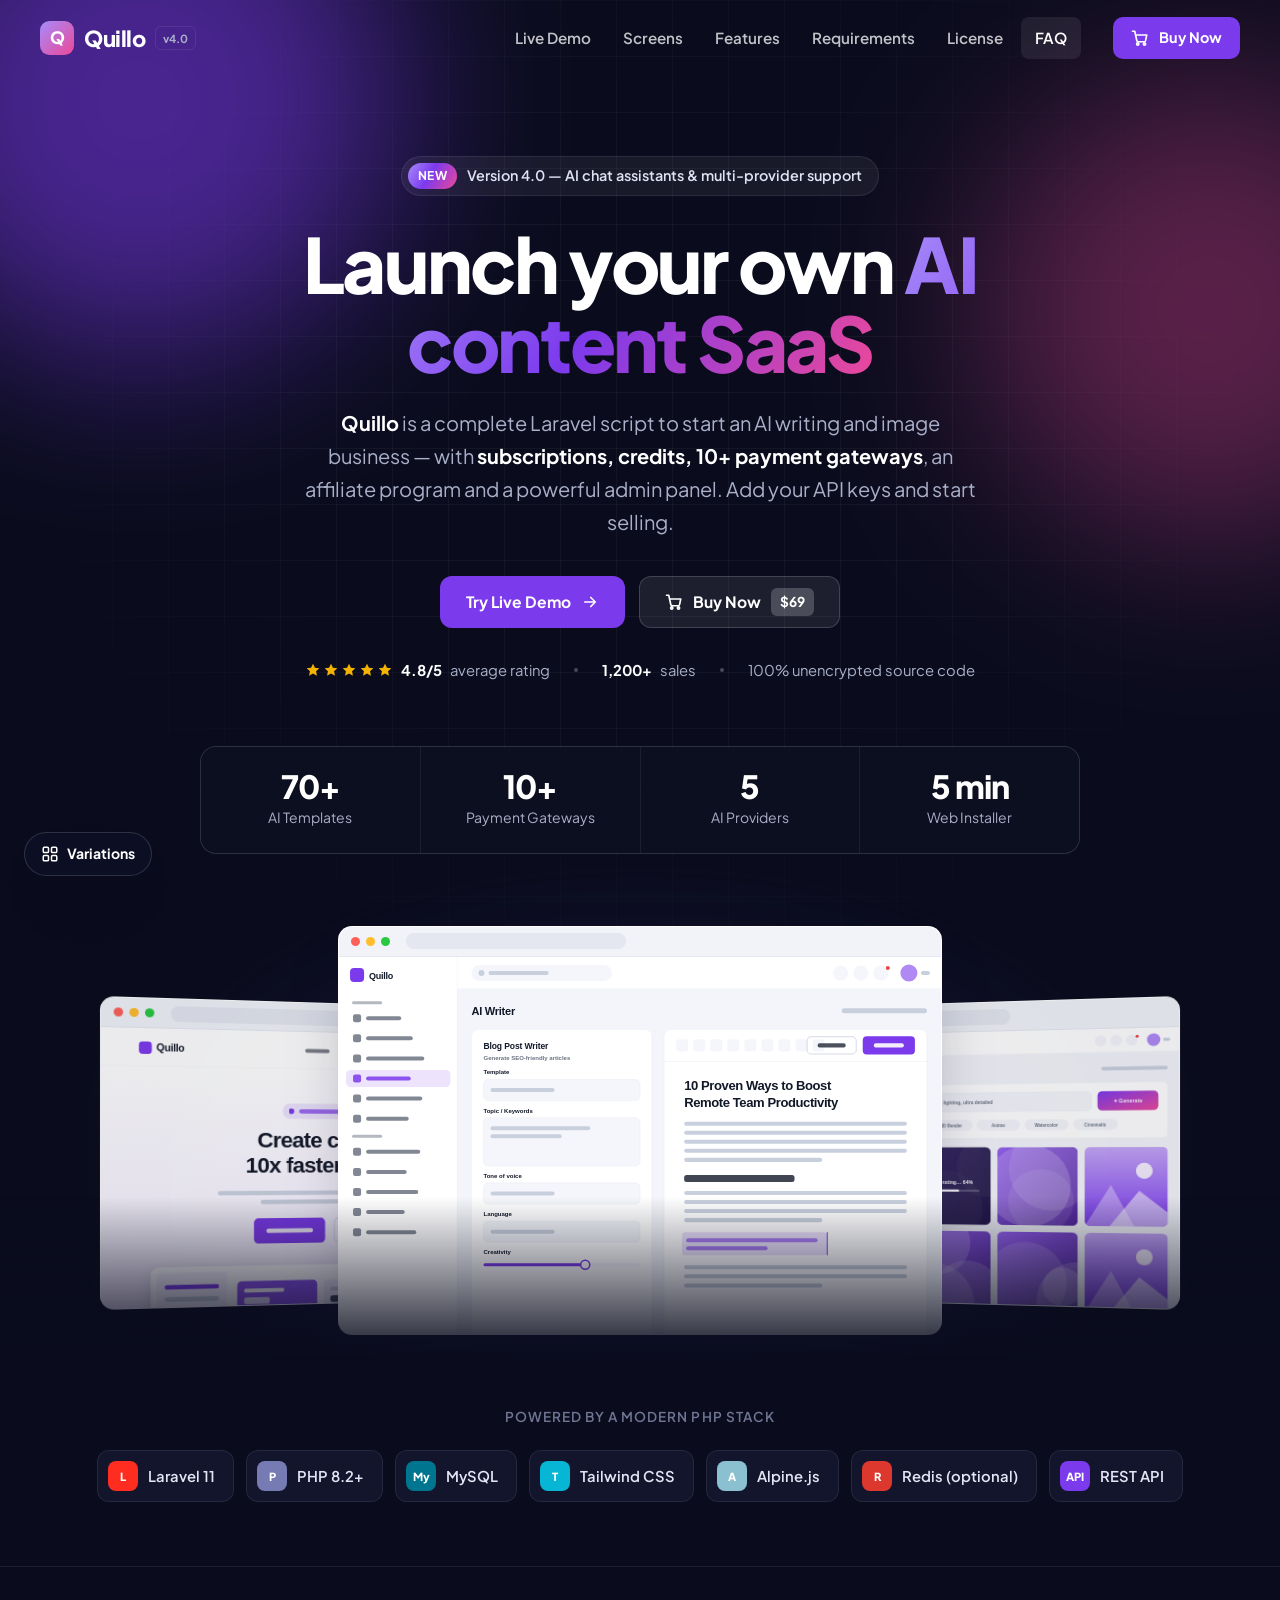
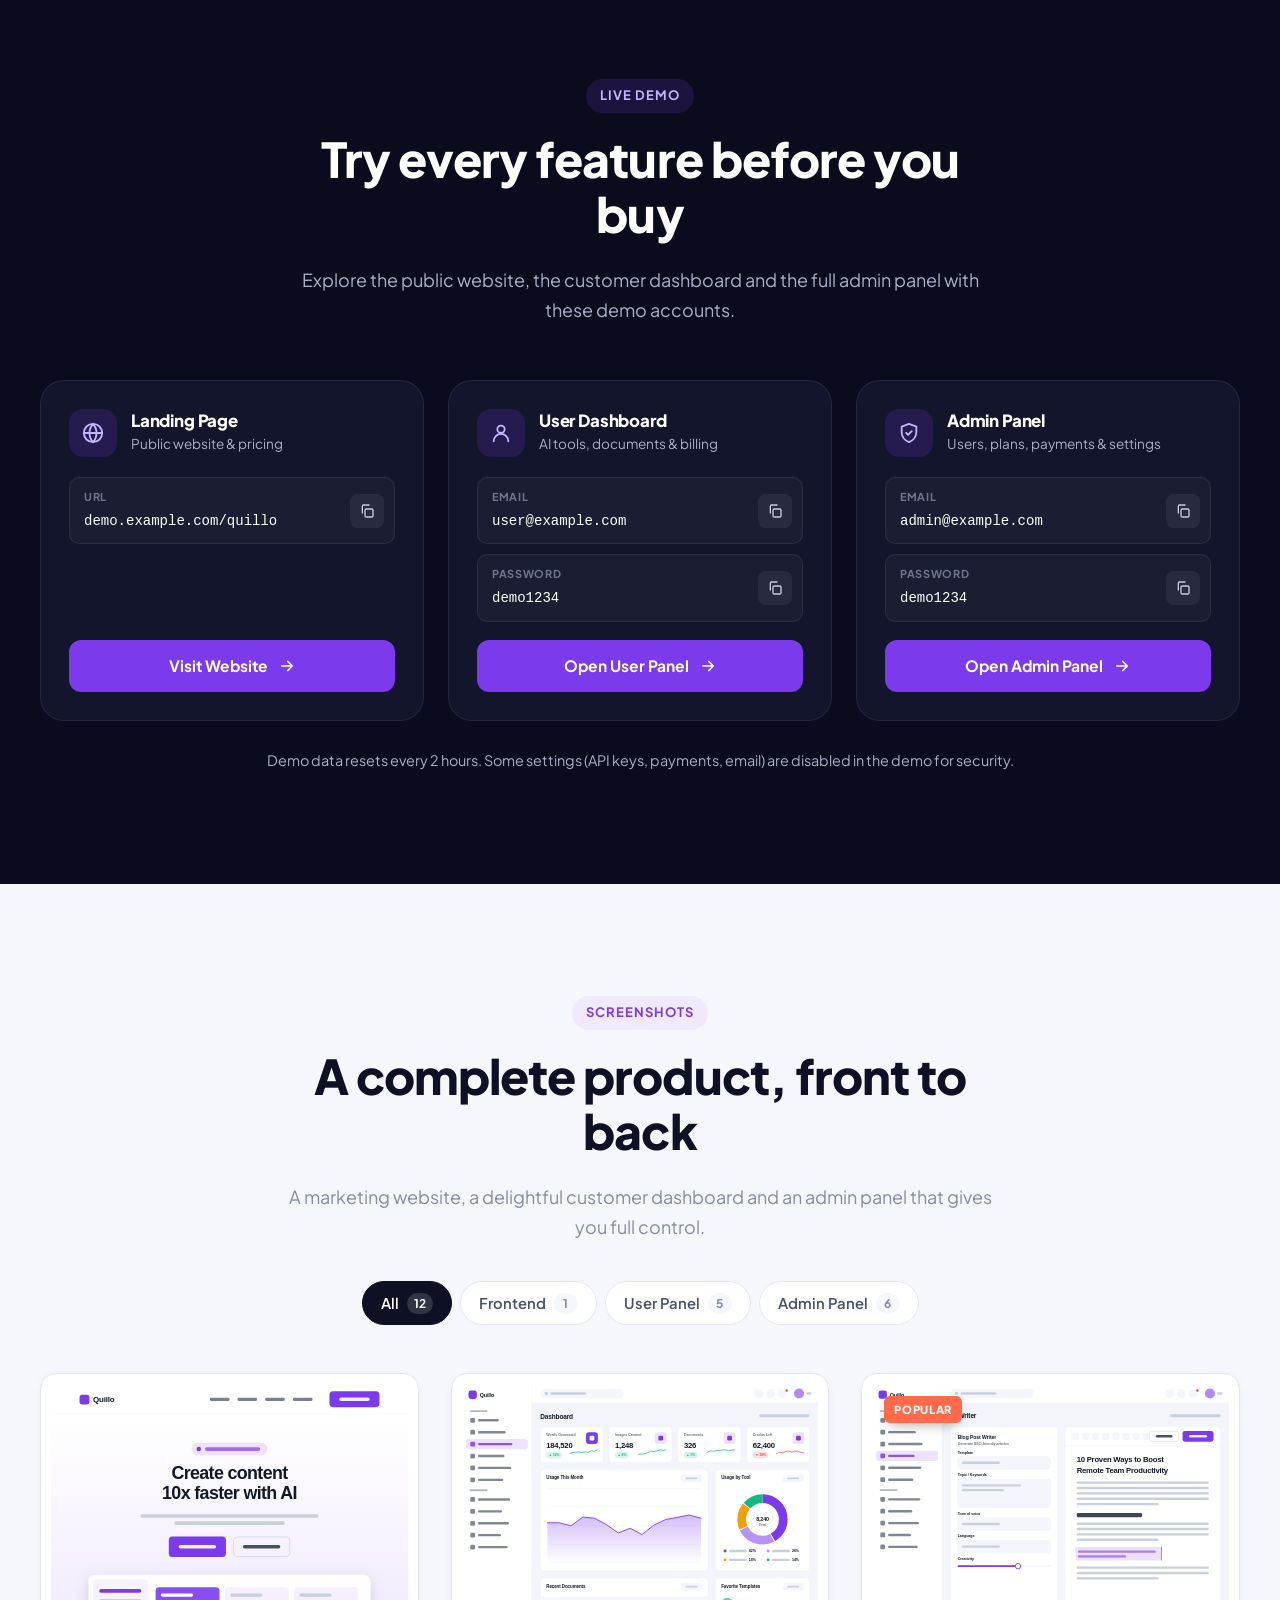
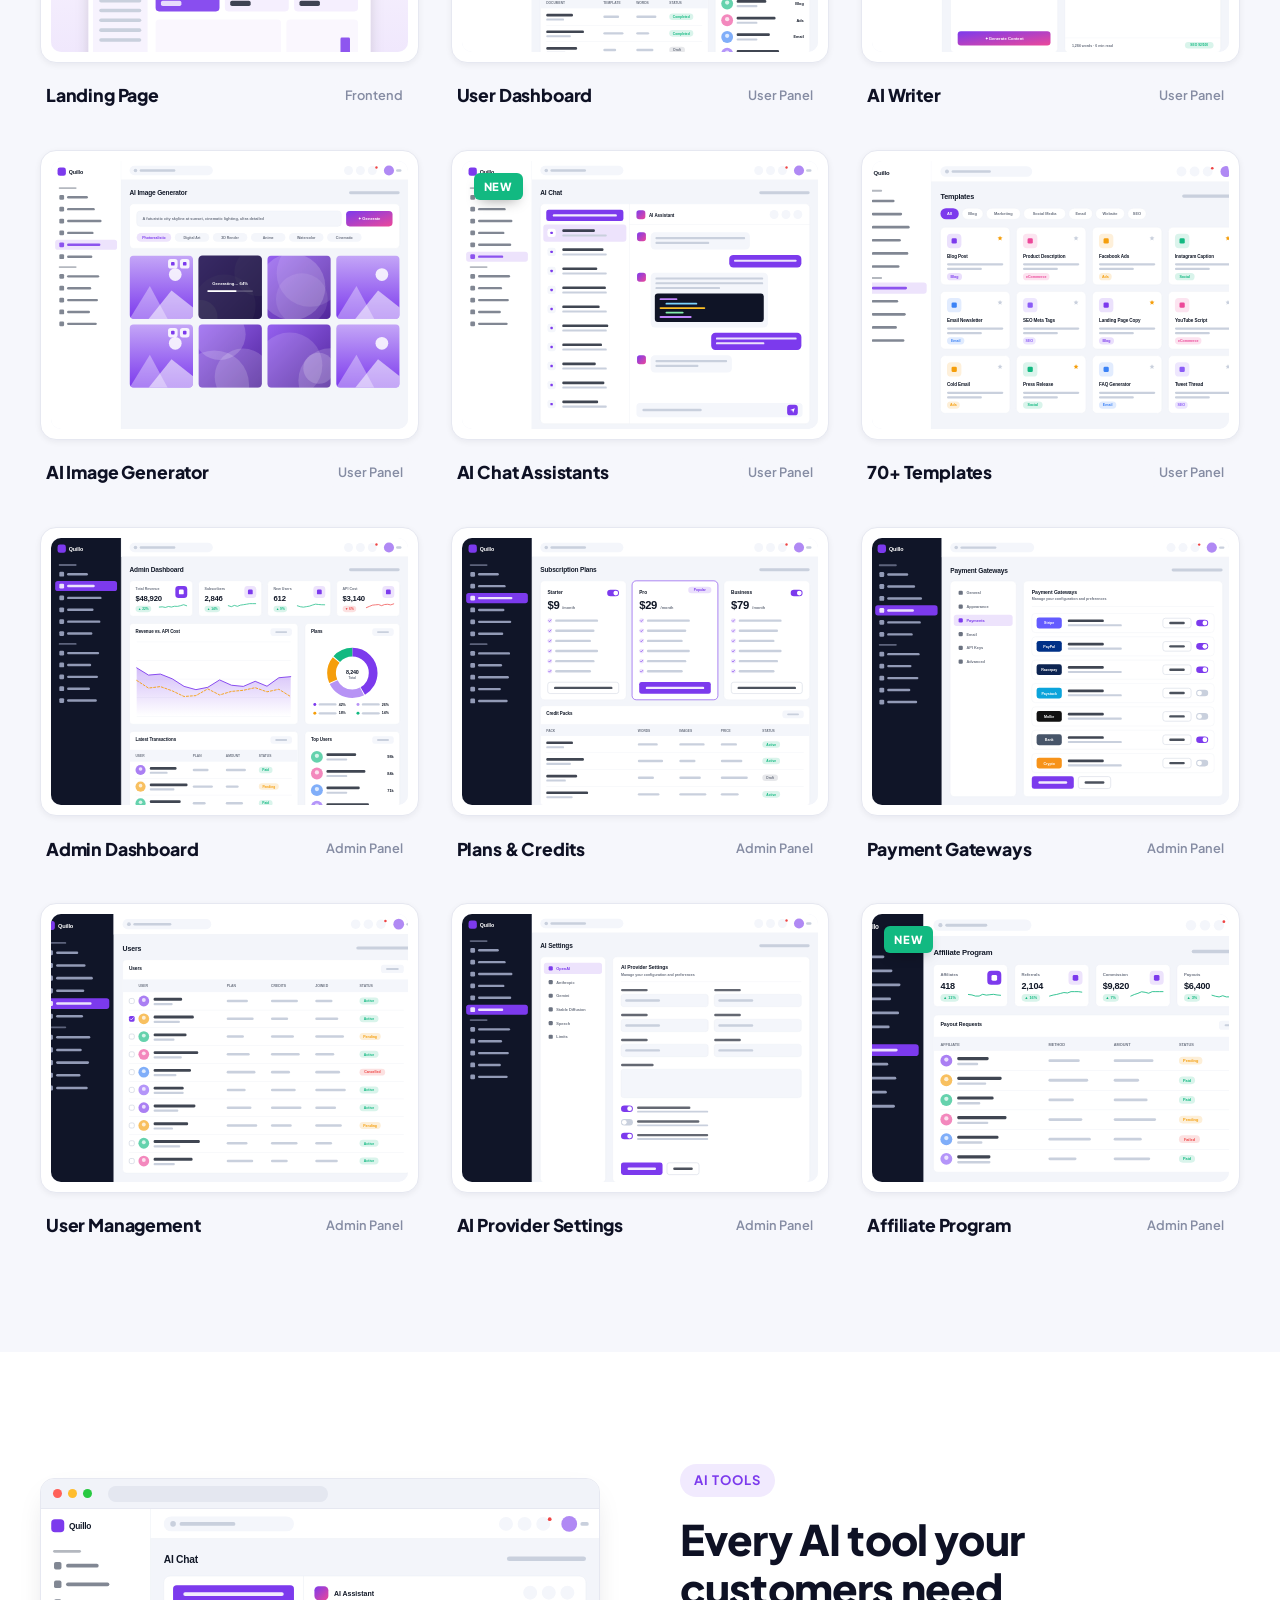
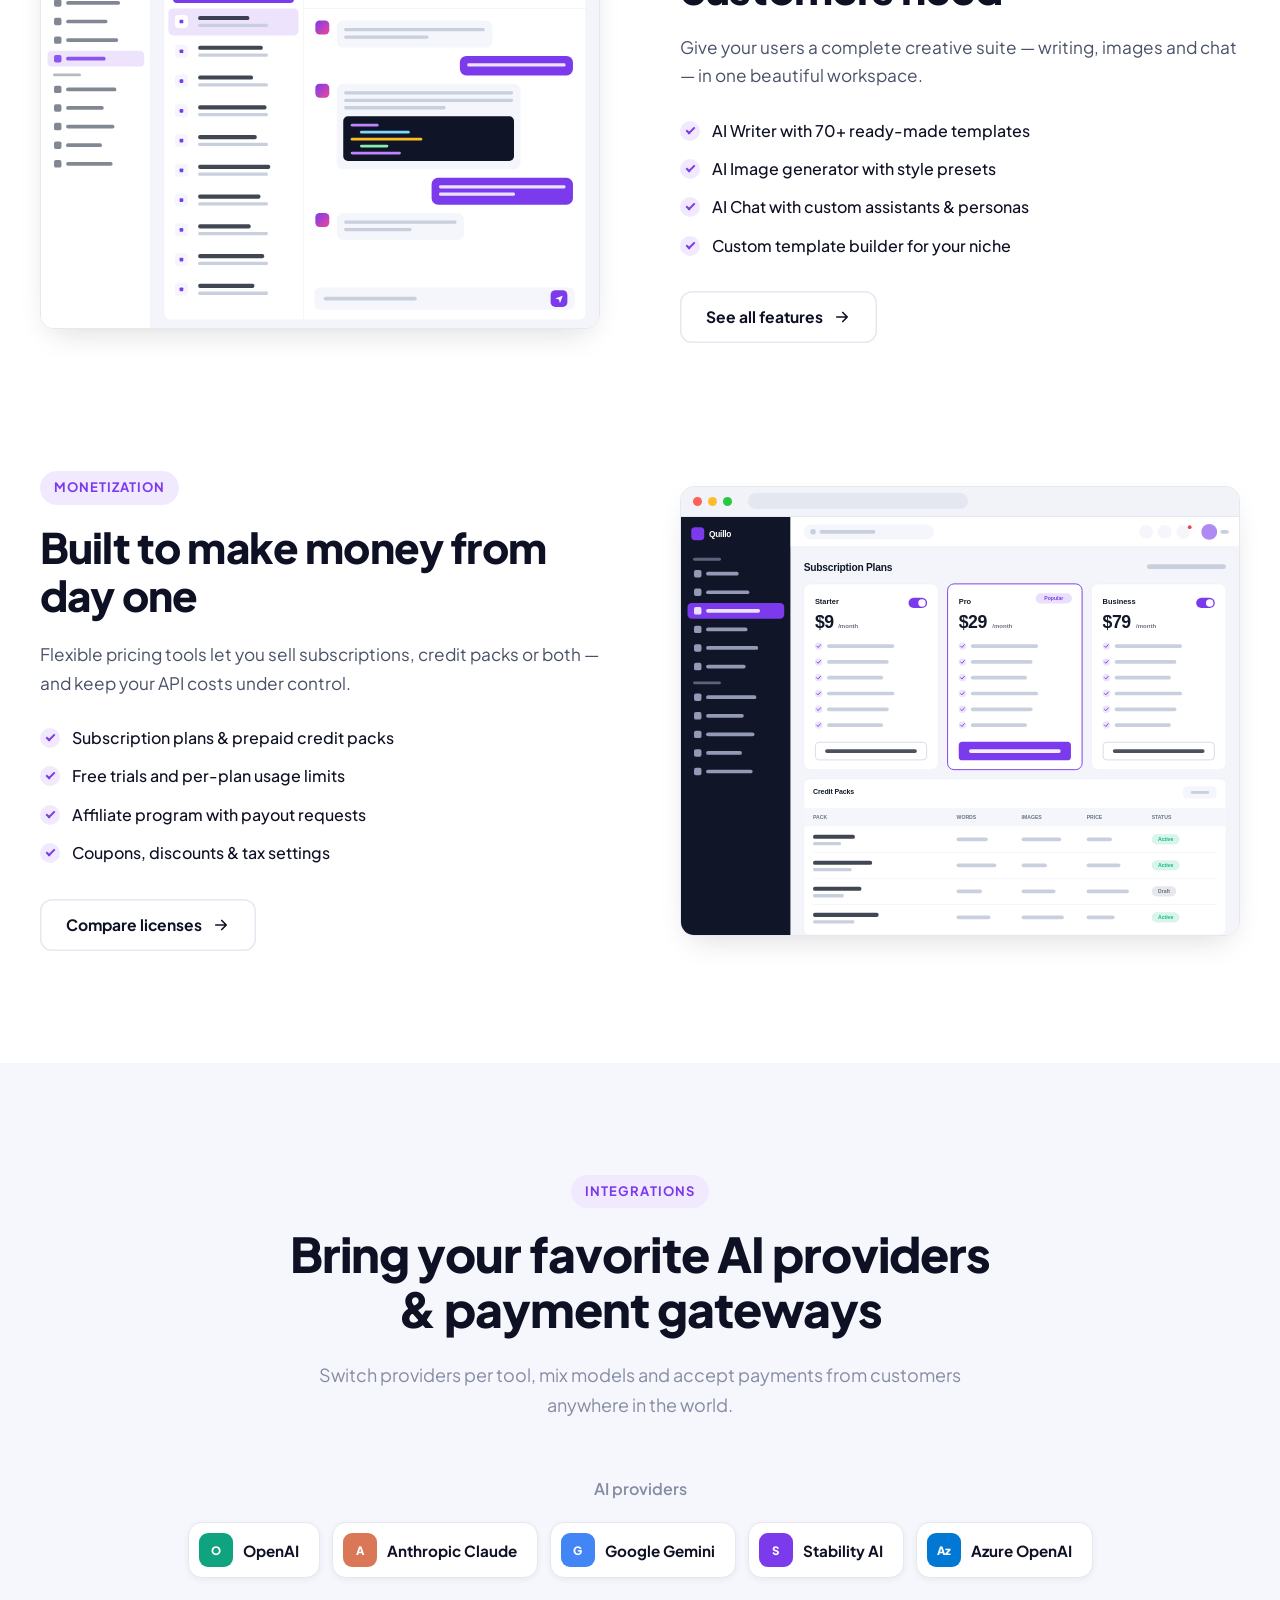
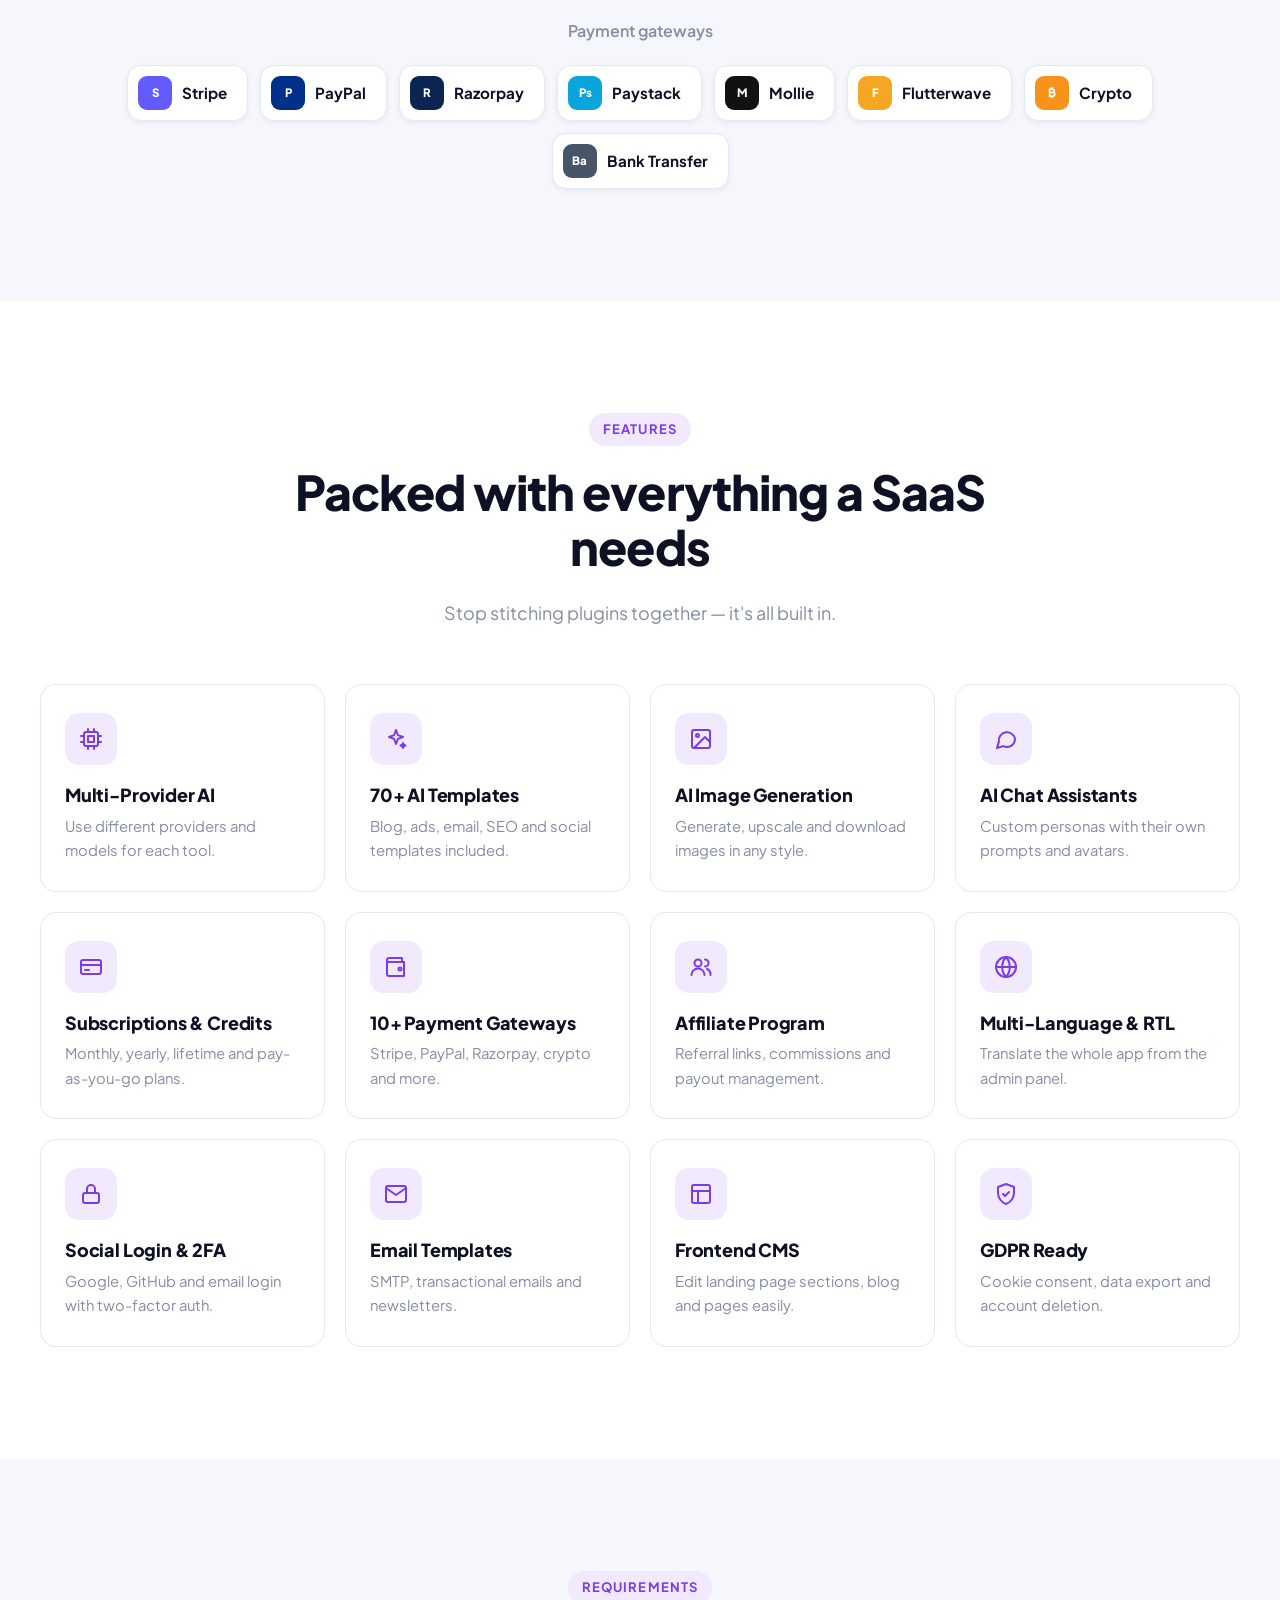
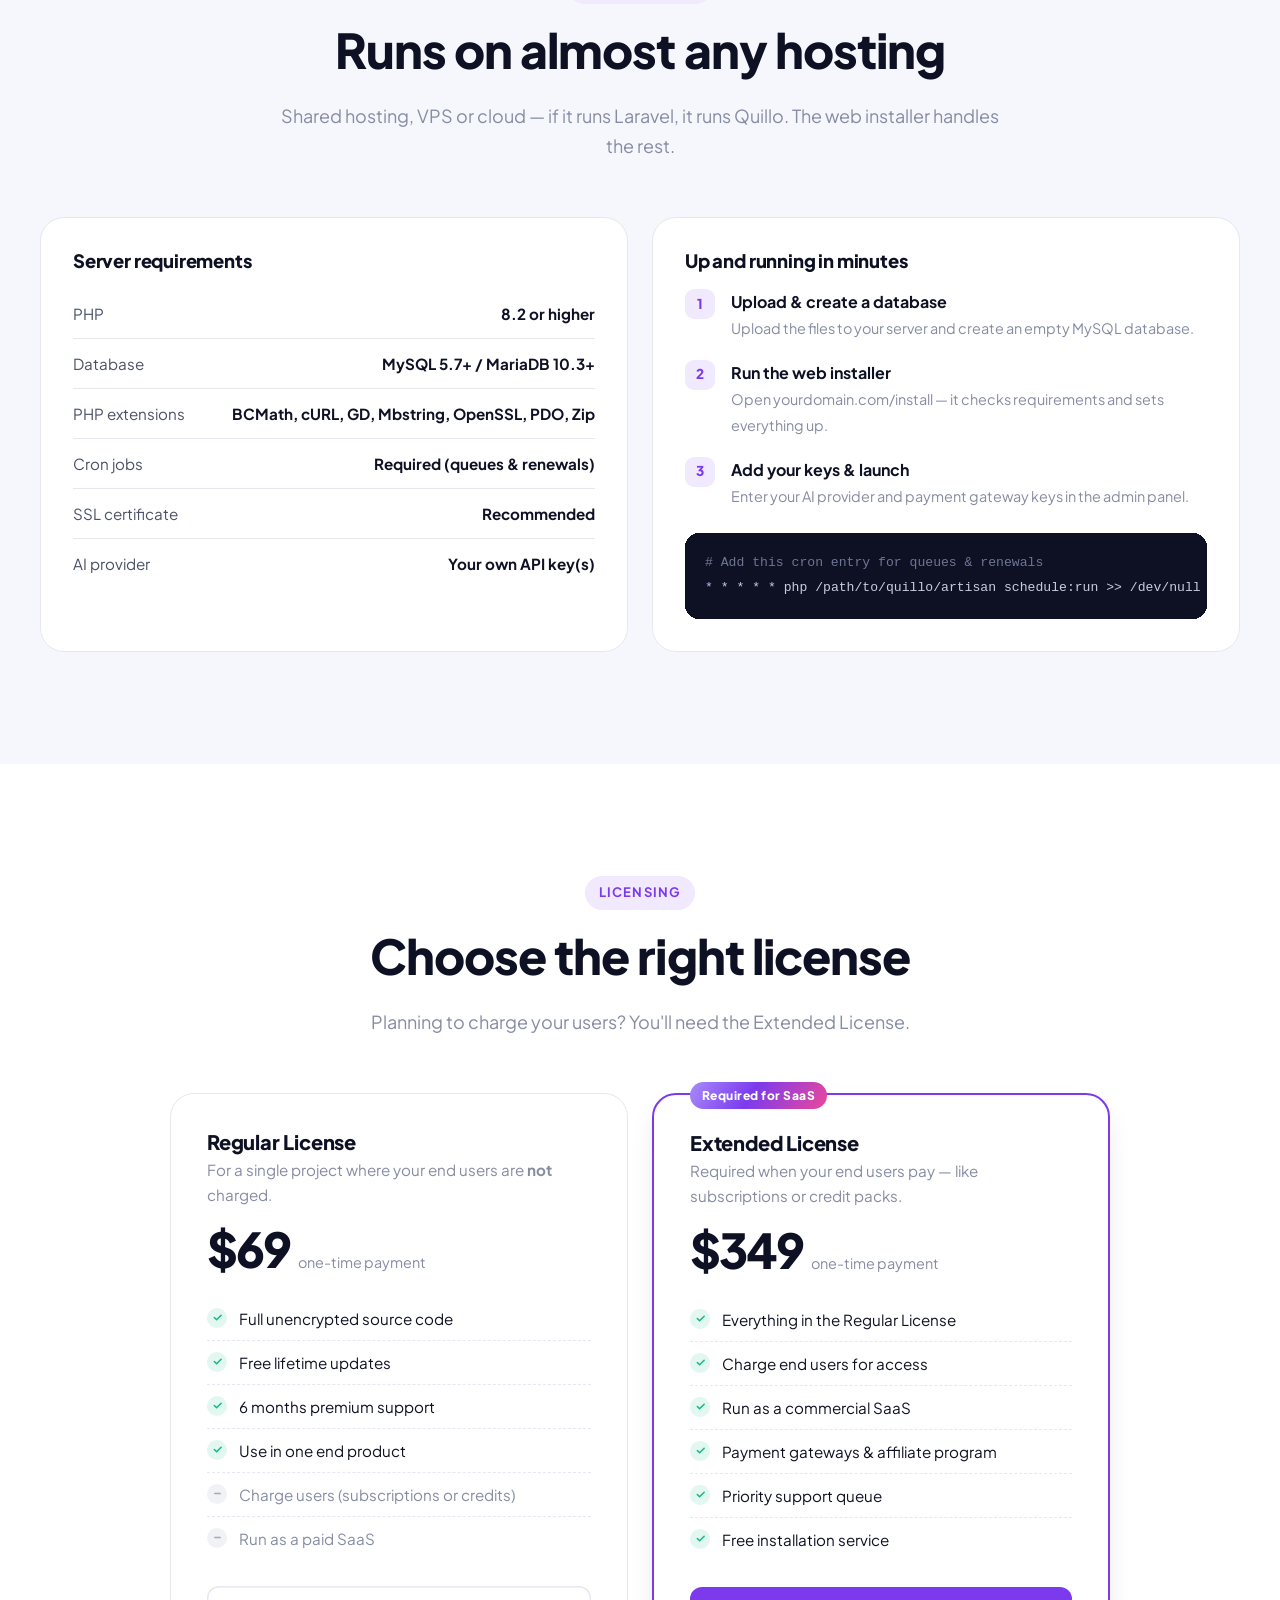
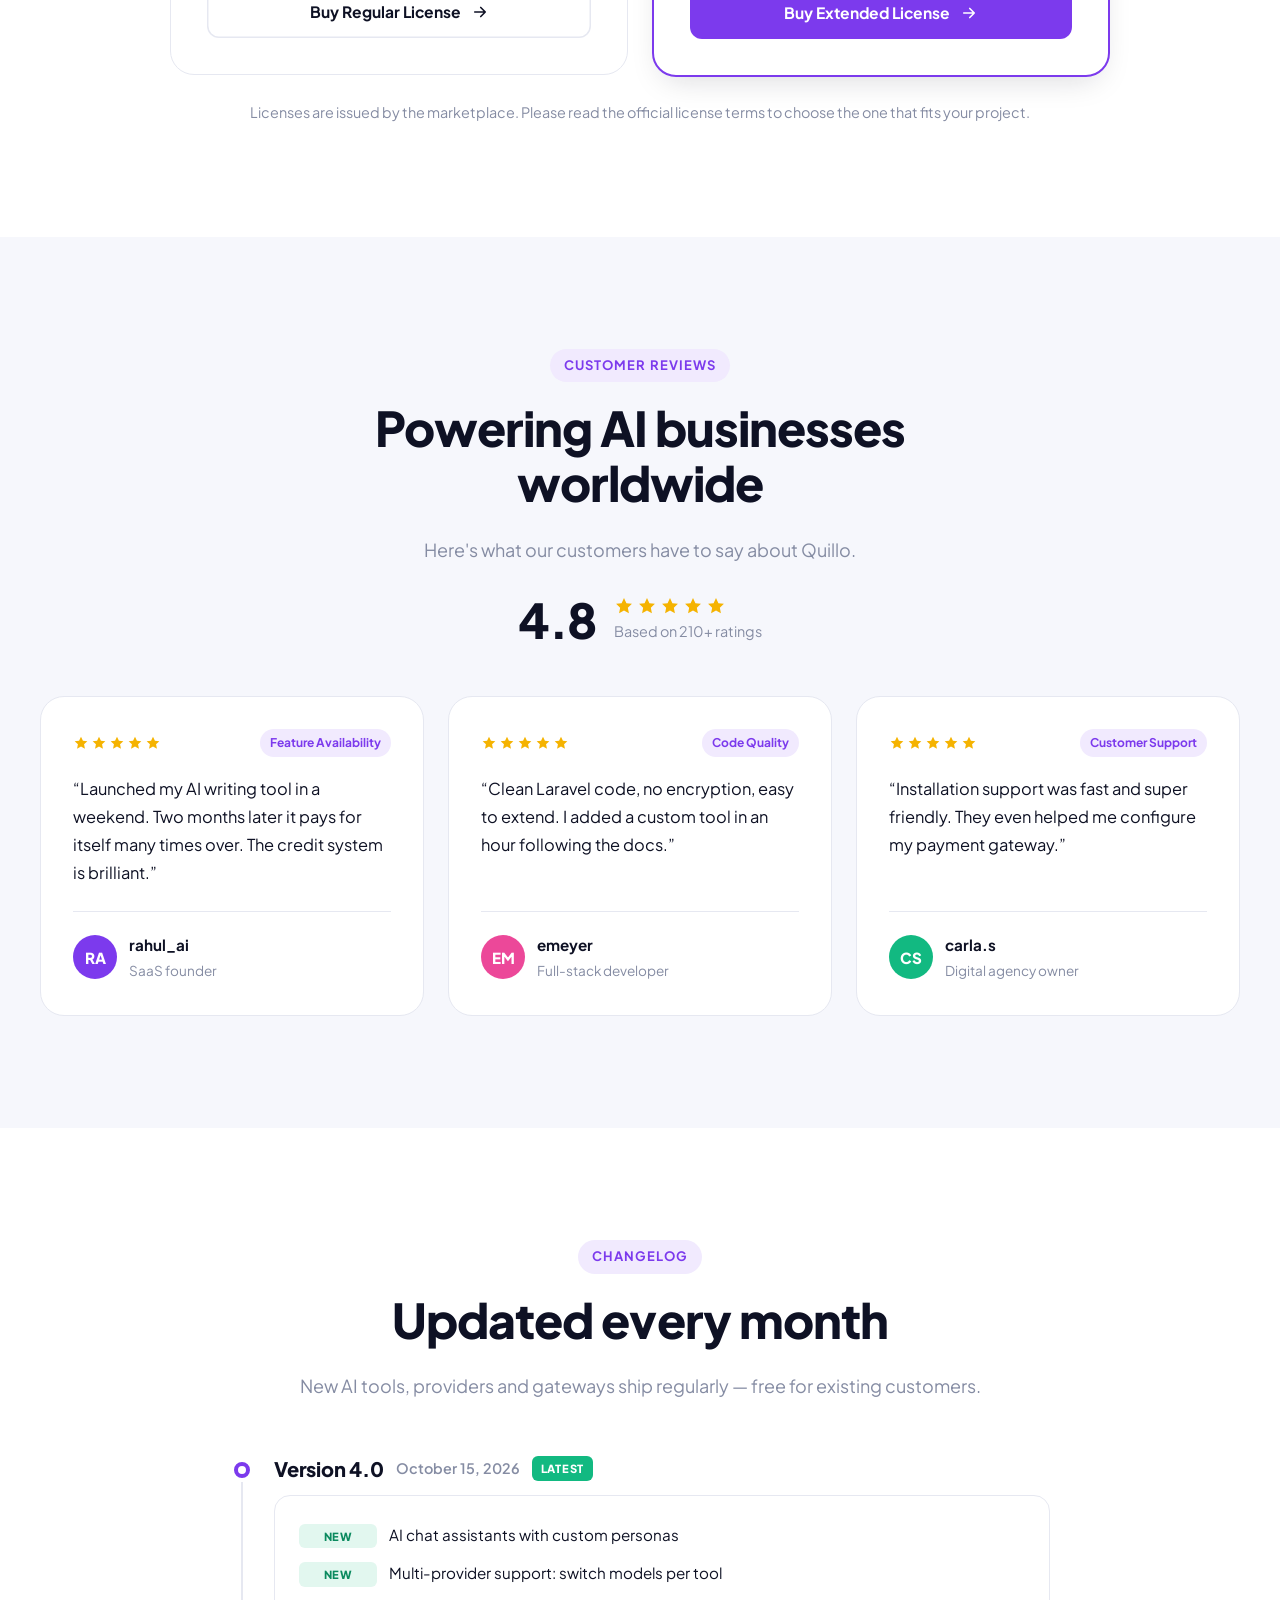
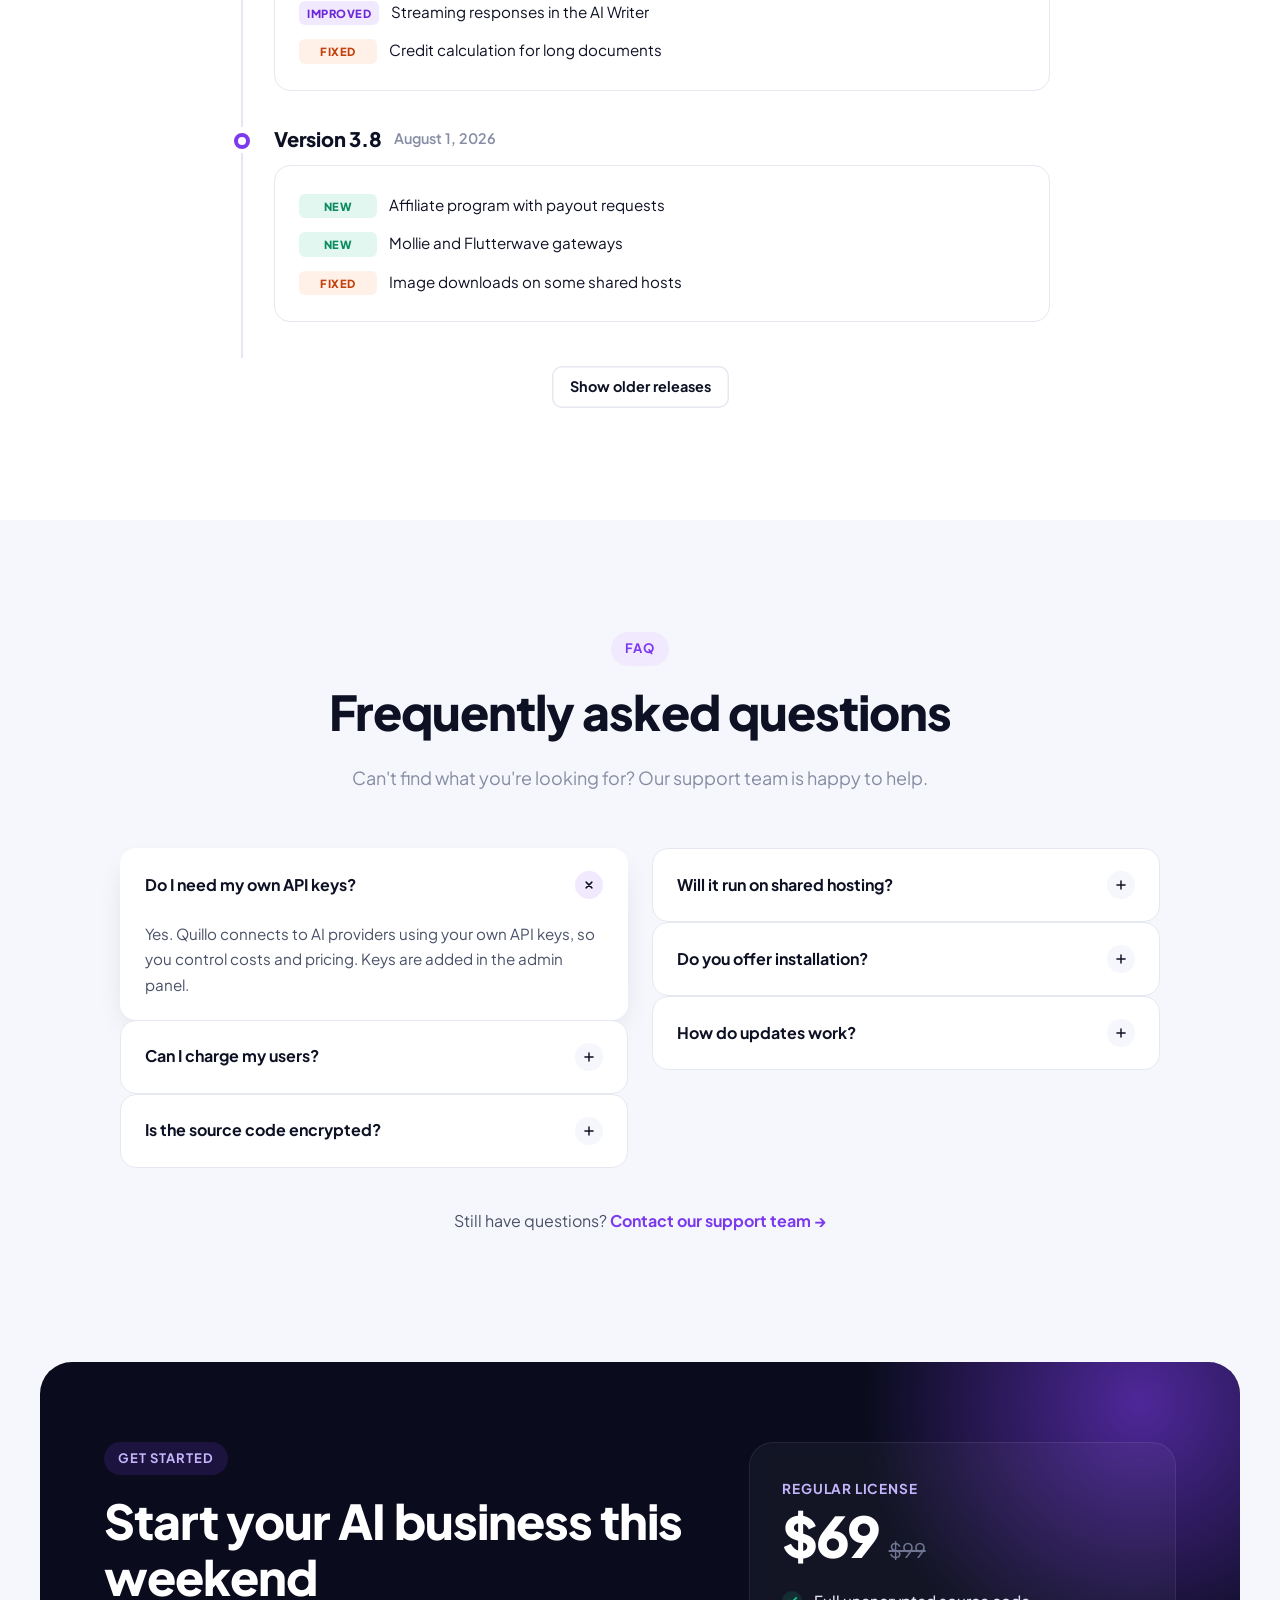
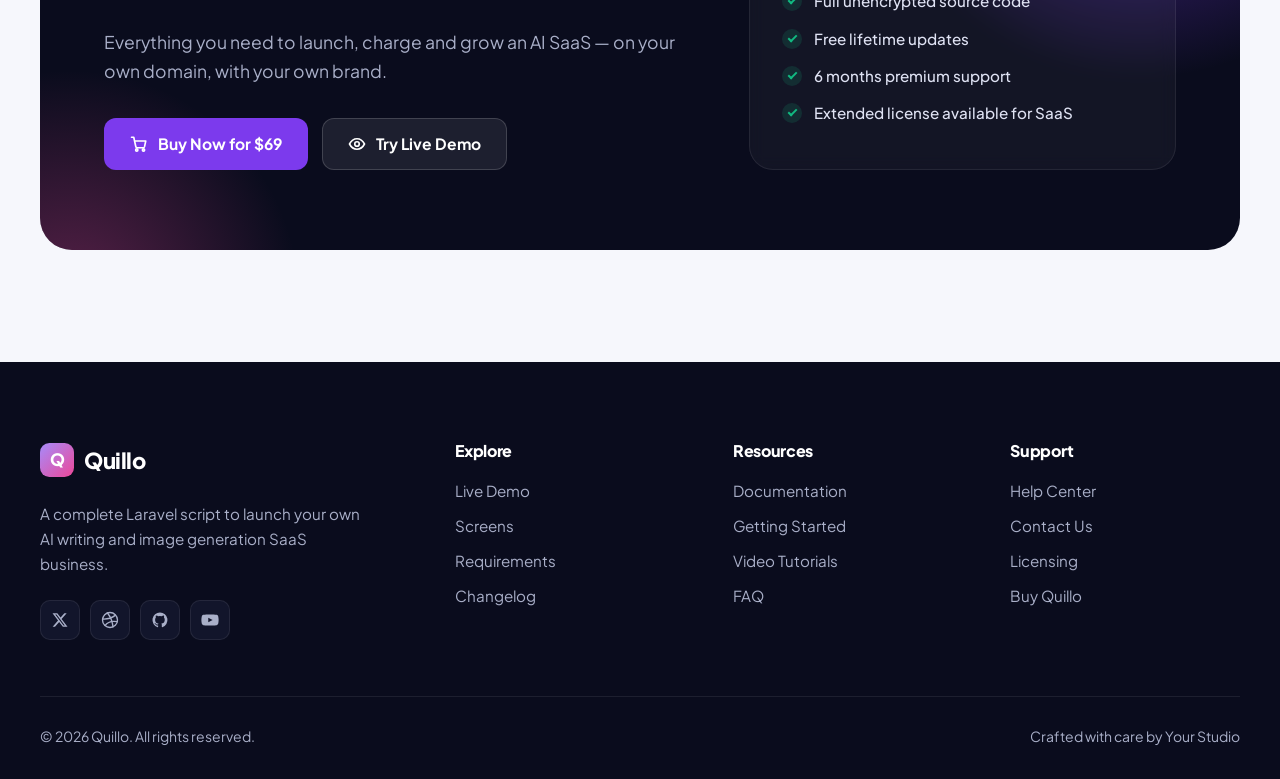
<file: php-ai-saas.html>
<!doctype html>
<html lang="en">
<head>
  <meta charset="utf-8">
  <meta name="viewport" content="width=device-width, initial-scale=1">
  <title>Quillo — AI Content Writer &amp; Image Generator SaaS (PHP Script)</title>
  <meta name="description" content="Quillo is a complete Laravel script to launch your own AI writing and image generation SaaS, with subscriptions, credits, payment gateways, affiliates and an admin panel.">
  <meta name="theme-color" content="#0a0c1d">

  <meta property="og:type" content="website">
  <meta property="og:title" content="Quillo — AI Content Writer &amp; Image Generator SaaS (PHP Script)">
  <meta property="og:description" content="Quillo is a complete Laravel script to launch your own AI writing and image generation SaaS, with subscriptions, credits, payment gateways, affiliates and an admin panel.">
  <meta property="og:image" content="assets/img/ai/writer.svg">

  <link rel="icon" href="assets/img/favicon.svg" type="image/svg+xml">
  <link rel="preconnect" href="https://fonts.googleapis.com">
  <link rel="preconnect" href="https://fonts.gstatic.com" crossorigin>
  <link href="https://fonts.googleapis.com/css2?family=Plus+Jakarta+Sans:wght@400;500;600;700;800&display=swap" rel="stylesheet">
  <link rel="stylesheet" href="assets/css/style.css">
</head>
<body class="theme-ai">
  <a class="skip-link" href="#main">Skip to content</a>

  <!-- Icon sprite ========================================================= -->
  <svg width="0" height="0" style="position:absolute" aria-hidden="true">
    <defs>
      <symbol id="i-arrow" viewBox="0 0 24 24" fill="none" stroke="currentColor" stroke-width="2.2" stroke-linecap="round" stroke-linejoin="round"><path d="M5 12h14M13 6l6 6-6 6"/></symbol>
      <symbol id="i-up" viewBox="0 0 24 24" fill="none" stroke="currentColor" stroke-width="2.4" stroke-linecap="round" stroke-linejoin="round"><path d="M12 19V5M6 11l6-6 6 6"/></symbol>
      <symbol id="i-star" viewBox="0 0 24 24" fill="currentColor"><path d="M12 2.5l2.9 6.1 6.6.8-4.9 4.6 1.3 6.6L12 17.3l-5.9 3.3 1.3-6.6L2.5 9.4l6.6-.8z"/></symbol>
      <symbol id="i-plus" viewBox="0 0 24 24" fill="none" stroke="currentColor" stroke-width="2.5" stroke-linecap="round" stroke-linejoin="round"><path d="M12 5v14M5 12h14"/></symbol>
      <symbol id="i-cart" viewBox="0 0 24 24" fill="none" stroke="currentColor" stroke-width="2.2" stroke-linecap="round" stroke-linejoin="round"><circle cx="9" cy="20" r="1.5"/><circle cx="18" cy="20" r="1.5"/><path d="M2 3h3l2.7 12.4a2 2 0 0 0 2 1.6h7.7a2 2 0 0 0 2-1.5L21 8H6"/></symbol>
      <symbol id="i-eye" viewBox="0 0 24 24" fill="none" stroke="currentColor" stroke-width="2.2" stroke-linecap="round" stroke-linejoin="round"><path d="M2 12s3.6-7 10-7 10 7 10 7-3.6 7-10 7S2 12 2 12z"/><circle cx="12" cy="12" r="3"/></symbol>
      <symbol id="i-sun" viewBox="0 0 24 24" fill="none" stroke="currentColor" stroke-width="2" stroke-linecap="round" stroke-linejoin="round"><circle cx="12" cy="12" r="4"/><path d="M12 2v2M12 20v2M4.9 4.9l1.4 1.4M17.7 17.7l1.4 1.4M2 12h2M20 12h2M4.9 19.1l1.4-1.4M17.7 6.3l1.4-1.4"/></symbol>
      <symbol id="i-moon" viewBox="0 0 24 24" fill="none" stroke="currentColor" stroke-width="2" stroke-linecap="round" stroke-linejoin="round"><path d="M21 12.8A9 9 0 1 1 11.2 3a7 7 0 0 0 9.8 9.8z"/></symbol>
      <symbol id="i-copy" viewBox="0 0 24 24" fill="none" stroke="currentColor" stroke-width="2" stroke-linecap="round" stroke-linejoin="round"><rect x="9" y="9" width="12" height="12" rx="2"/><path d="M5 15V5a2 2 0 0 1 2-2h8"/></symbol>
      <symbol id="i-check" viewBox="0 0 24 24" fill="none" stroke="currentColor" stroke-width="3" stroke-linecap="round" stroke-linejoin="round"><path d="M5 12l5 5L20 7"/></symbol>
      <symbol id="i-dash" viewBox="0 0 24 24" fill="none" stroke="currentColor" stroke-width="3" stroke-linecap="round" stroke-linejoin="round"><path d="M6 12h12"/></symbol>
      <symbol id="i-grid" viewBox="0 0 24 24" fill="none" stroke="currentColor" stroke-width="2" stroke-linecap="round" stroke-linejoin="round"><rect x="3" y="3" width="7" height="7" rx="1.5"/><rect x="14" y="3" width="7" height="7" rx="1.5"/><rect x="3" y="14" width="7" height="7" rx="1.5"/><rect x="14" y="14" width="7" height="7" rx="1.5"/></symbol>
      <symbol id="i-monitor" viewBox="0 0 24 24" fill="none" stroke="currentColor" stroke-width="2" stroke-linecap="round" stroke-linejoin="round"><rect x="2" y="3" width="20" height="14" rx="2"/><path d="M8 21h8M12 17v4"/></symbol>
      <symbol id="f-responsive" viewBox="0 0 24 24" fill="none" stroke="currentColor" stroke-width="2" stroke-linecap="round" stroke-linejoin="round"><rect x="2" y="4" width="14" height="11" rx="2"/><rect x="17" y="8" width="5" height="12" rx="1.5"/><path d="M6 19h6"/></symbol>
      <symbol id="f-code" viewBox="0 0 24 24" fill="none" stroke="currentColor" stroke-width="2" stroke-linecap="round" stroke-linejoin="round"><path d="M16 18l6-6-6-6M8 6l-6 6 6 6"/></symbol>
      <symbol id="f-layers" viewBox="0 0 24 24" fill="none" stroke="currentColor" stroke-width="2" stroke-linecap="round" stroke-linejoin="round"><path d="M12 2 2 7l10 5 10-5-10-5z"/><path d="m2 17 10 5 10-5M2 12l10 5 10-5"/></symbol>
      <symbol id="f-zap" viewBox="0 0 24 24" fill="none" stroke="currentColor" stroke-width="2" stroke-linecap="round" stroke-linejoin="round"><path d="M13 2 3 14h9l-1 8 10-12h-9l1-8z"/></symbol>
      <symbol id="f-search" viewBox="0 0 24 24" fill="none" stroke="currentColor" stroke-width="2" stroke-linecap="round" stroke-linejoin="round"><circle cx="11" cy="11" r="7"/><path d="m21 21-4.3-4.3"/></symbol>
      <symbol id="f-type" viewBox="0 0 24 24" fill="none" stroke="currentColor" stroke-width="2" stroke-linecap="round" stroke-linejoin="round"><path d="M4 7V4h16v3M9 20h6M12 4v16"/></symbol>
      <symbol id="f-mail" viewBox="0 0 24 24" fill="none" stroke="currentColor" stroke-width="2" stroke-linecap="round" stroke-linejoin="round"><rect x="2" y="4" width="20" height="16" rx="2"/><path d="m22 6-10 7L2 6"/></symbol>
      <symbol id="f-globe" viewBox="0 0 24 24" fill="none" stroke="currentColor" stroke-width="2" stroke-linecap="round" stroke-linejoin="round"><circle cx="12" cy="12" r="10"/><path d="M2 12h20M12 2a15 15 0 0 1 0 20M12 2a15 15 0 0 0 0 20"/></symbol>
      <symbol id="f-book" viewBox="0 0 24 24" fill="none" stroke="currentColor" stroke-width="2" stroke-linecap="round" stroke-linejoin="round"><path d="M4 19.5A2.5 2.5 0 0 1 6.5 17H20V3H6.5A2.5 2.5 0 0 0 4 5.5v14z"/><path d="M4 19.5A2.5 2.5 0 0 0 6.5 22H20v-5"/></symbol>
      <symbol id="f-refresh" viewBox="0 0 24 24" fill="none" stroke="currentColor" stroke-width="2" stroke-linecap="round" stroke-linejoin="round"><path d="M21 12a9 9 0 1 1-2.6-6.4L21 8"/><path d="M21 3v5h-5"/></symbol>
      <symbol id="f-support" viewBox="0 0 24 24" fill="none" stroke="currentColor" stroke-width="2" stroke-linecap="round" stroke-linejoin="round"><circle cx="12" cy="12" r="10"/><circle cx="12" cy="12" r="4"/><path d="m4.9 4.9 4.3 4.3M14.8 14.8l4.3 4.3M14.8 9.2l4.3-4.3M4.9 19.1l4.3-4.3"/></symbol>
      <symbol id="f-a11y" viewBox="0 0 24 24" fill="none" stroke="currentColor" stroke-width="2" stroke-linecap="round" stroke-linejoin="round"><circle cx="12" cy="4.5" r="1.5"/><path d="M5 8l7 1.5L19 8M12 9.5V14m0 0-3 7m3-7 3 7"/></symbol>
      <symbol id="f-sparkle" viewBox="0 0 24 24" fill="none" stroke="currentColor" stroke-width="2" stroke-linecap="round" stroke-linejoin="round"><path d="M12 3l1.9 5.1L19 10l-5.1 1.9L12 17l-1.9-5.1L5 10l5.1-1.9z"/><path d="M19 16l.7 1.8 1.8.7-1.8.7L19 21l-.7-1.8-1.8-.7 1.8-.7z"/></symbol>
      <symbol id="f-palette" viewBox="0 0 24 24" fill="none" stroke="currentColor" stroke-width="2" stroke-linecap="round" stroke-linejoin="round"><circle cx="13.5" cy="6.5" r="1"/><circle cx="17.5" cy="10.5" r="1"/><circle cx="8.5" cy="7.5" r="1"/><circle cx="6.5" cy="12.5" r="1"/><path d="M12 2a10 10 0 0 0 0 20c1.1 0 2-.9 2-2 0-.5-.2-1-.5-1.3-.3-.4-.5-.8-.5-1.3 0-1.1.9-2 2-2h2.3A5.7 5.7 0 0 0 22 9.8C22 5.5 17.5 2 12 2z"/></symbol>
      <symbol id="f-image" viewBox="0 0 24 24" fill="none" stroke="currentColor" stroke-width="2" stroke-linecap="round" stroke-linejoin="round"><rect x="3" y="3" width="18" height="18" rx="2"/><circle cx="8.5" cy="8.5" r="1.5"/><path d="m21 15-5-5L5 21"/></symbol>
      <symbol id="f-user" viewBox="0 0 24 24" fill="none" stroke="currentColor" stroke-width="2" stroke-linecap="round" stroke-linejoin="round"><circle cx="12" cy="8" r="4"/><path d="M4 21a8 8 0 0 1 16 0"/></symbol>
      <symbol id="f-users" viewBox="0 0 24 24" fill="none" stroke="currentColor" stroke-width="2" stroke-linecap="round" stroke-linejoin="round"><circle cx="9" cy="8" r="3.5"/><path d="M2.5 20a6.5 6.5 0 0 1 13 0"/><path d="M16 4.5a3.5 3.5 0 0 1 0 7M18 14a6 6 0 0 1 3.5 6"/></symbol>
      <symbol id="f-shield" viewBox="0 0 24 24" fill="none" stroke="currentColor" stroke-width="2" stroke-linecap="round" stroke-linejoin="round"><path d="M12 2 4 5v6c0 5 3.4 9.4 8 11 4.6-1.6 8-6 8-11V5l-8-3z"/><path d="m9 12 2 2 4-4"/></symbol>
      <symbol id="f-card" viewBox="0 0 24 24" fill="none" stroke="currentColor" stroke-width="2" stroke-linecap="round" stroke-linejoin="round"><rect x="2" y="5" width="20" height="14" rx="2"/><path d="M2 10h20M6 15h4"/></symbol>
      <symbol id="f-chart" viewBox="0 0 24 24" fill="none" stroke="currentColor" stroke-width="2" stroke-linecap="round" stroke-linejoin="round"><path d="M3 3v18h18"/><path d="M7 15l4-4 3 3 5-6"/></symbol>
      <symbol id="f-box" viewBox="0 0 24 24" fill="none" stroke="currentColor" stroke-width="2" stroke-linecap="round" stroke-linejoin="round"><path d="M21 8 12 3 3 8v8l9 5 9-5V8z"/><path d="m3 8 9 5 9-5M12 13v8"/></symbol>
      <symbol id="f-barcode" viewBox="0 0 24 24" fill="none" stroke="currentColor" stroke-width="2" stroke-linecap="round" stroke-linejoin="round"><path d="M3 5v14M6 5v14M10 5v14M13 5v14M17 5v14M21 5v14"/></symbol>
      <symbol id="f-printer" viewBox="0 0 24 24" fill="none" stroke="currentColor" stroke-width="2" stroke-linecap="round" stroke-linejoin="round"><path d="M6 9V3h12v6"/><rect x="3" y="9" width="18" height="8" rx="2"/><path d="M6 14h12v7H6z"/></symbol>
      <symbol id="f-bell" viewBox="0 0 24 24" fill="none" stroke="currentColor" stroke-width="2" stroke-linecap="round" stroke-linejoin="round"><path d="M18 8a6 6 0 0 0-12 0c0 7-3 9-3 9h18s-3-2-3-9"/><path d="M13.7 21a2 2 0 0 1-3.4 0"/></symbol>
      <symbol id="f-wallet" viewBox="0 0 24 24" fill="none" stroke="currentColor" stroke-width="2" stroke-linecap="round" stroke-linejoin="round"><path d="M20 7H5a2 2 0 0 1 0-4h13v4"/><path d="M3 5v14a2 2 0 0 0 2 2h15V7"/><circle cx="16" cy="14" r="1.5"/></symbol>
      <symbol id="f-key" viewBox="0 0 24 24" fill="none" stroke="currentColor" stroke-width="2" stroke-linecap="round" stroke-linejoin="round"><circle cx="7.5" cy="15.5" r="4.5"/><path d="m10.7 12.3 9.3-9.3M16 7l3 3M14 9l2 2"/></symbol>
      <symbol id="f-cpu" viewBox="0 0 24 24" fill="none" stroke="currentColor" stroke-width="2" stroke-linecap="round" stroke-linejoin="round"><rect x="5" y="5" width="14" height="14" rx="2"/><rect x="9" y="9" width="6" height="6"/><path d="M9 2v3M15 2v3M9 19v3M15 19v3M2 9h3M2 15h3M19 9h3M19 15h3"/></symbol>
      <symbol id="f-chat" viewBox="0 0 24 24" fill="none" stroke="currentColor" stroke-width="2" stroke-linecap="round" stroke-linejoin="round"><path d="M21 12a8 8 0 0 1-11.6 7.1L3 21l1.9-6.4A8 8 0 1 1 21 12z"/></symbol>
      <symbol id="f-store" viewBox="0 0 24 24" fill="none" stroke="currentColor" stroke-width="2" stroke-linecap="round" stroke-linejoin="round"><path d="M3 9l1.5-5h15L21 9"/><path d="M3 9a3 3 0 0 0 6 0 3 3 0 0 0 6 0 3 3 0 0 0 6 0"/><path d="M5 12v9h14v-9M10 21v-5h4v5"/></symbol>
      <symbol id="f-plug" viewBox="0 0 24 24" fill="none" stroke="currentColor" stroke-width="2" stroke-linecap="round" stroke-linejoin="round"><path d="M9 2v6M15 2v6"/><path d="M6 8h12v4a6 6 0 0 1-12 0V8z"/><path d="M12 18v4"/></symbol>
      <symbol id="f-move" viewBox="0 0 24 24" fill="none" stroke="currentColor" stroke-width="2" stroke-linecap="round" stroke-linejoin="round"><path d="M12 2v20M2 12h20"/><path d="m9 5 3-3 3 3M9 19l3 3 3-3M5 9l-3 3 3 3M19 9l3 3-3 3"/></symbol>
      <symbol id="f-download" viewBox="0 0 24 24" fill="none" stroke="currentColor" stroke-width="2" stroke-linecap="round" stroke-linejoin="round"><path d="M12 3v12M7 10l5 5 5-5"/><path d="M4 21h16"/></symbol>
      <symbol id="f-sliders" viewBox="0 0 24 24" fill="none" stroke="currentColor" stroke-width="2" stroke-linecap="round" stroke-linejoin="round"><path d="M4 6h10M18 6h2M4 12h4M12 12h8M4 18h12"/><circle cx="16" cy="6" r="2"/><circle cx="10" cy="12" r="2"/><circle cx="18" cy="18" r="2"/></symbol>
      <symbol id="f-layout" viewBox="0 0 24 24" fill="none" stroke="currentColor" stroke-width="2" stroke-linecap="round" stroke-linejoin="round"><rect x="3" y="3" width="18" height="18" rx="2"/><path d="M3 9h18M9 21V9"/></symbol>
      <symbol id="f-truck" viewBox="0 0 24 24" fill="none" stroke="currentColor" stroke-width="2" stroke-linecap="round" stroke-linejoin="round"><path d="M1 4h14v11H1z"/><path d="M15 8h4l3 3v4h-7"/><circle cx="5.5" cy="18" r="2"/><circle cx="18.5" cy="18" r="2"/></symbol>
      <symbol id="f-calendar" viewBox="0 0 24 24" fill="none" stroke="currentColor" stroke-width="2" stroke-linecap="round" stroke-linejoin="round"><rect x="3" y="4" width="18" height="18" rx="2"/><path d="M16 2v4M8 2v4M3 10h18"/></symbol>
      <symbol id="f-database" viewBox="0 0 24 24" fill="none" stroke="currentColor" stroke-width="2" stroke-linecap="round" stroke-linejoin="round"><ellipse cx="12" cy="5" rx="8" ry="3"/><path d="M4 5v14c0 1.7 3.6 3 8 3s8-1.3 8-3V5"/><path d="M4 12c0 1.7 3.6 3 8 3s8-1.3 8-3"/></symbol>
      <symbol id="f-receipt" viewBox="0 0 24 24" fill="none" stroke="currentColor" stroke-width="2" stroke-linecap="round" stroke-linejoin="round"><path d="M5 2h14v20l-3-2-2 2-2-2-2 2-2-2-3 2z"/><path d="M9 7h6M9 11h6M9 15h4"/></symbol>
      <symbol id="f-lock" viewBox="0 0 24 24" fill="none" stroke="currentColor" stroke-width="2" stroke-linecap="round" stroke-linejoin="round"><rect x="4" y="11" width="16" height="10" rx="2"/><path d="M8 11V7a4 4 0 0 1 8 0v4"/></symbol>
      <symbol id="f-scan" viewBox="0 0 24 24" fill="none" stroke="currentColor" stroke-width="2" stroke-linecap="round" stroke-linejoin="round"><path d="M3 7V3h4M17 3h4v4M21 17v4h-4M7 21H3v-4"/><path d="M7 12h10"/></symbol>
      <symbol id="f-swap" viewBox="0 0 24 24" fill="none" stroke="currentColor" stroke-width="2" stroke-linecap="round" stroke-linejoin="round"><path d="M7 4 3 8l4 4M3 8h14M17 20l4-4-4-4M21 16H7"/></symbol>
      <symbol id="f-tag" viewBox="0 0 24 24" fill="none" stroke="currentColor" stroke-width="2" stroke-linecap="round" stroke-linejoin="round"><path d="M20.6 13.4 13.4 20.6a2 2 0 0 1-2.8 0L3 13V3h10l7.6 7.6a2 2 0 0 1 0 2.8z"/><circle cx="7.5" cy="7.5" r="1.5"/></symbol>
      <symbol id="s-x" viewBox="0 0 24 24" fill="currentColor"><path d="M17.8 3h3.1l-6.8 7.7L22 21h-6.2l-4.9-6.4L5.3 21H2.2l7.2-8.3L2 3h6.4l4.4 5.8L17.8 3zm-1.1 16.2h1.7L7.4 4.7H5.6l11.1 14.5z"/></symbol>
      <symbol id="s-dribbble" viewBox="0 0 24 24" fill="none" stroke="currentColor" stroke-width="1.8" stroke-linecap="round" stroke-linejoin="round"><circle cx="12" cy="12" r="10"/><path d="M8.6 2.6C13 8 15.2 13.8 16 21.1M2.1 10.7c5.3.3 11.5-.9 16.9-4.9M5.3 19.4c3.3-4.6 8.7-6.6 16.5-5.2"/></symbol>
      <symbol id="s-github" viewBox="0 0 24 24" fill="currentColor"><path d="M12 2a10 10 0 0 0-3.2 19.5c.5.1.7-.2.7-.5v-1.7c-2.8.6-3.4-1.2-3.4-1.2-.4-1.2-1.1-1.5-1.1-1.5-.9-.6.1-.6.1-.6 1 .1 1.5 1 1.5 1 .9 1.5 2.4 1.1 2.9.8.1-.6.4-1.1.6-1.3-2.2-.3-4.6-1.1-4.6-5a3.9 3.9 0 0 1 1-2.7c-.1-.3-.4-1.3.1-2.7 0 0 .8-.3 2.8 1a9.7 9.7 0 0 1 5 0c1.9-1.3 2.8-1 2.8-1 .5 1.4.2 2.4.1 2.7a3.9 3.9 0 0 1 1 2.7c0 3.9-2.3 4.7-4.6 5 .4.3.7.9.7 1.9V21c0 .3.2.6.7.5A10 10 0 0 0 12 2z"/></symbol>
      <symbol id="s-youtube" viewBox="0 0 24 24" fill="currentColor"><path d="M23 7.2a3 3 0 0 0-2.1-2.1C19 4.6 12 4.6 12 4.6s-7 0-8.9.5A3 3 0 0 0 1 7.2 31 31 0 0 0 .5 12a31 31 0 0 0 .5 4.8 3 3 0 0 0 2.1 2.1c1.9.5 8.9.5 8.9.5s7 0 8.9-.5a3 3 0 0 0 2.1-2.1 31 31 0 0 0 .5-4.8 31 31 0 0 0-.5-4.8zM9.7 15.1V8.9l5.8 3.1-5.8 3.1z"/></symbol>
    </defs>
  </svg>

  <!-- Header ============================================================== -->
  <header class="header">
    <div class="container">
      <a class="logo" href="#top" aria-label="Quillo home">
        <svg viewBox="0 0 40 40" aria-hidden="true"><defs><linearGradient id="lg-logo" x1="0" y1="0" x2="1" y2="1"><stop offset="0" stop-color="#a78bfa"/><stop offset="1" stop-color="#ec4899"/></linearGradient></defs><rect width="40" height="40" rx="11" fill="url(#lg-logo)"/><text x="20" y="27.5" text-anchor="middle" font-family="Plus Jakarta Sans, Arial, sans-serif" font-size="20" font-weight="800" fill="#fff">Q</text></svg>
        Quillo <small>v4.0</small>
      </a>

      <nav class="nav" id="site-nav" aria-label="Primary">
        <ul>
          <li><a href="#demo">Live Demo</a></li>
          <li><a href="#screens">Screens</a></li>
          <li><a href="#features">Features</a></li>
          <li><a href="#requirements">Requirements</a></li>
          <li><a href="#license">License</a></li>
          <li><a href="#faq">FAQ</a></li>
          <li class="nav__buy"><a class="btn" href="https://codecanyon.net/" target="_blank" rel="noopener">Buy Quillo — $69</a></li>
        </ul>
      </nav>

      <div class="header__cta">
        <a class="btn btn--sm" href="https://codecanyon.net/" target="_blank" rel="noopener">
          <svg aria-hidden="true"><use href="#i-cart"/></svg> Buy Now
        </a>
        <button class="nav-toggle" type="button" aria-controls="site-nav" aria-expanded="false" aria-label="Open menu"><span></span></button>
      </div>
    </div>
  </header>

  <main id="main">
    <!-- Hero ============================================================== -->
    <section class="hero" id="top">
      <span class="hero__glow hero__glow--1"></span>
      <span class="hero__glow hero__glow--2"></span>
      <span class="hero__glow hero__glow--3"></span>

      <div class="container">
        <div class="hero__content">
          <a class="hero__badge" href="#changelog"><b>NEW</b> Version 4.0 — AI chat assistants &amp; multi-provider support</a>
          <h1>Launch your own <span class="text-grad">AI content SaaS</span></h1>
          <p class="hero__lead"><strong>Quillo</strong> is a complete Laravel script to start an AI writing and image business — with <strong>subscriptions, credits, 10+ payment gateways</strong>, an affiliate program and a powerful admin panel. Add your API keys and start selling.</p>
          <div class="hero__actions">
            <a class="btn" href="#demo">Try Live Demo <svg aria-hidden="true"><use href="#i-arrow"/></svg></a>
            <a class="btn btn--ghost" href="https://codecanyon.net/" target="_blank" rel="noopener">
              <svg aria-hidden="true"><use href="#i-cart"/></svg> Buy Now <span class="price">$69</span>
            </a>
          </div>
          <div class="hero__trust">
            <span>
              <span class="stars" aria-hidden="true"><svg aria-hidden="true"><use href="#i-star"/></svg><svg aria-hidden="true"><use href="#i-star"/></svg><svg aria-hidden="true"><use href="#i-star"/></svg><svg aria-hidden="true"><use href="#i-star"/></svg><svg aria-hidden="true"><use href="#i-star"/></svg></span>
              <span><strong>4.8/5</strong> average rating</span>
            </span>
            <i class="dot-sep" aria-hidden="true"></i>
            <span><strong>1,200+</strong> sales</span>
            <i class="dot-sep" aria-hidden="true"></i>
            <span>100% unencrypted source code</span>
          </div>
        </div>

        <div class="hero__stats" data-reveal>
          <div><strong data-count="70" data-suffix="+">70+</strong><span>AI Templates</span></div>
          <div><strong data-count="10" data-suffix="+">10+</strong><span>Payment Gateways</span></div>
          <div><strong data-count="5" data-suffix="">5</strong><span>AI Providers</span></div>
          <div><strong>5 min</strong><span>Web Installer</span></div>
        </div>

        <div class="hero__showcase" aria-hidden="true">
          <div class="browser browser--left">
            <div class="browser__bar"><i></i><i></i><i></i><span class="browser__url"></span></div>
            <div class="shot"><img src="assets/img/ai/landing.svg" alt="" width="800" height="4028"></div>
          </div>
          <div class="browser">
            <div class="browser__bar"><i></i><i></i><i></i><span class="browser__url"></span></div>
            <div class="shot"><img src="assets/img/ai/writer.svg" alt="" width="1200" height="932" fetchpriority="high"></div>
          </div>
          <div class="browser browser--right">
            <div class="browser__bar"><i></i><i></i><i></i><span class="browser__url"></span></div>
            <div class="shot"><img src="assets/img/ai/image.svg" alt="" width="1200" height="932"></div>
          </div>
        </div>
      </div>
    </section>

    <!-- Tech stack ======================================================== -->
    <section class="tech" aria-label="Powered by a modern PHP stack">
      <div class="container">
        <p class="tech__label">Powered by a modern PHP stack</p>
        <ul class="tech__list">
          <li><i style="--c:#ff2d20">L</i>Laravel 11</li>
          <li><i style="--c:#777bb4">P</i>PHP 8.2+</li>
          <li><i style="--c:#00758f">My</i>MySQL</li>
          <li><i style="--c:#06b6d4">T</i>Tailwind CSS</li>
          <li><i style="--c:#8bc0d0">A</i>Alpine.js</li>
          <li><i style="--c:#dc382d">R</i>Redis (optional)</li>
          <li><i style="--c:#7c3aed">API</i>REST API</li>
        </ul>
      </div>
    </section>

    <!-- Live demo ========================================================= -->
    <section class="section section--dark" id="demo">
      <div class="container">
        <div class="section-head" data-reveal>
          <span class="eyebrow">Live Demo</span>
          <h2>Try every feature before you buy</h2>
          <p>Explore the public website, the customer dashboard and the full admin panel with these demo accounts.</p>
        </div>

        <div class="access-grid">
          <div class="access" data-reveal>
            <div class="access__head"><span class="access__icon"><svg aria-hidden="true"><use href="#f-globe"/></svg></span><div><h3>Landing Page</h3><span>Public website &amp; pricing</span></div></div>
            <div class="cred"><div><small>URL</small><code>demo.example.com/quillo</code></div><button class="copy-btn" type="button" data-copy="demo.example.com/quillo" aria-label="Copy url"><svg aria-hidden="true"><use href="#i-copy"/></svg></button></div>
            <a class="btn" href="https://demo.example.com/quillo" target="_blank" rel="noopener">Visit Website <svg aria-hidden="true"><use href="#i-arrow"/></svg></a>
          </div>
          <div class="access" data-reveal style="--delay:0.08s">
            <div class="access__head"><span class="access__icon"><svg aria-hidden="true"><use href="#f-user"/></svg></span><div><h3>User Dashboard</h3><span>AI tools, documents &amp; billing</span></div></div>
            <div class="cred"><div><small>Email</small><code>user@example.com</code></div><button class="copy-btn" type="button" data-copy="user@example.com" aria-label="Copy email"><svg aria-hidden="true"><use href="#i-copy"/></svg></button></div>
            <div class="cred"><div><small>Password</small><code>demo1234</code></div><button class="copy-btn" type="button" data-copy="demo1234" aria-label="Copy password"><svg aria-hidden="true"><use href="#i-copy"/></svg></button></div>
            <a class="btn" href="https://demo.example.com/quillo/login" target="_blank" rel="noopener">Open User Panel <svg aria-hidden="true"><use href="#i-arrow"/></svg></a>
          </div>
          <div class="access" data-reveal style="--delay:0.16s">
            <div class="access__head"><span class="access__icon"><svg aria-hidden="true"><use href="#f-shield"/></svg></span><div><h3>Admin Panel</h3><span>Users, plans, payments &amp; settings</span></div></div>
            <div class="cred"><div><small>Email</small><code>admin@example.com</code></div><button class="copy-btn" type="button" data-copy="admin@example.com" aria-label="Copy email"><svg aria-hidden="true"><use href="#i-copy"/></svg></button></div>
            <div class="cred"><div><small>Password</small><code>demo1234</code></div><button class="copy-btn" type="button" data-copy="demo1234" aria-label="Copy password"><svg aria-hidden="true"><use href="#i-copy"/></svg></button></div>
            <a class="btn" href="https://demo.example.com/quillo/admin" target="_blank" rel="noopener">Open Admin Panel <svg aria-hidden="true"><use href="#i-arrow"/></svg></a>
          </div>
        </div>
        <p class="access-note" data-reveal>Demo data resets every 2 hours. Some settings (API keys, payments, email) are disabled in the demo for security.</p>
      </div>
    </section>

    <!-- Screens =========================================================== -->
    <section class="section section--soft" id="screens">
      <div class="container">
        <div class="section-head" data-reveal>
          <span class="eyebrow">Screenshots</span>
          <h2>A complete product, front to back</h2>
          <p>A marketing website, a delightful customer dashboard and an admin panel that gives you full control.</p>
        </div>

        <div class="filters" role="group" aria-label="Filter by category" data-reveal>
          <button class="filter-btn is-active" type="button" data-filter="all" aria-pressed="true">All <small>0</small></button>
          <button class="filter-btn" type="button" data-filter="frontend" aria-pressed="false">Frontend <small>0</small></button>
          <button class="filter-btn" type="button" data-filter="user" aria-pressed="false">User Panel <small>0</small></button>
          <button class="filter-btn" type="button" data-filter="admin" aria-pressed="false">Admin Panel <small>0</small></button>
        </div>

        <div class="demo-grid">
          <article class="demo-card" data-category="frontend" data-reveal>
            <a class="demo-card__link" href="assets/img/ai/landing.svg" target="_blank" rel="noopener" aria-label="View Screen: Landing Page">
              <div class="shot"><img src="assets/img/ai/landing.svg" alt="Landing Page screen" width="800" height="4028" loading="lazy"></div>
              <span class="demo-card__overlay"><span class="btn btn--light btn--sm">View Screen <svg aria-hidden="true"><use href="#i-arrow"/></svg></span></span>
            </a>
            <div class="demo-card__meta"><h3><a href="assets/img/ai/landing.svg" target="_blank" rel="noopener">Landing Page</a></h3><span>Frontend</span></div>
          </article>
          <article class="demo-card" data-category="user" data-reveal style="--delay:0.08s">
            <a class="demo-card__link" href="assets/img/ai/dashboard.svg" target="_blank" rel="noopener" aria-label="View Screen: User Dashboard">
              <div class="shot"><img src="assets/img/ai/dashboard.svg" alt="User Dashboard screen" width="1200" height="1072" loading="lazy"></div>
              <span class="demo-card__overlay"><span class="btn btn--light btn--sm">View Screen <svg aria-hidden="true"><use href="#i-arrow"/></svg></span></span>
            </a>
            <div class="demo-card__meta"><h3><a href="assets/img/ai/dashboard.svg" target="_blank" rel="noopener">User Dashboard</a></h3><span>User Panel</span></div>
          </article>
          <article class="demo-card" data-category="user" data-reveal style="--delay:0.16s">
            <a class="demo-card__link" href="assets/img/ai/writer.svg" target="_blank" rel="noopener" aria-label="View Screen: AI Writer">
              <span class="badge badge--hot">Popular</span>
              <div class="shot"><img src="assets/img/ai/writer.svg" alt="AI Writer screen" width="1200" height="932" loading="lazy"></div>
              <span class="demo-card__overlay"><span class="btn btn--light btn--sm">View Screen <svg aria-hidden="true"><use href="#i-arrow"/></svg></span></span>
            </a>
            <div class="demo-card__meta"><h3><a href="assets/img/ai/writer.svg" target="_blank" rel="noopener">AI Writer</a></h3><span>User Panel</span></div>
          </article>
          <article class="demo-card" data-category="user" data-reveal>
            <a class="demo-card__link" href="assets/img/ai/image.svg" target="_blank" rel="noopener" aria-label="View Screen: AI Image Generator">
              <div class="shot"><img src="assets/img/ai/image.svg" alt="AI Image Generator screen" width="1200" height="932" loading="lazy"></div>
              <span class="demo-card__overlay"><span class="btn btn--light btn--sm">View Screen <svg aria-hidden="true"><use href="#i-arrow"/></svg></span></span>
            </a>
            <div class="demo-card__meta"><h3><a href="assets/img/ai/image.svg" target="_blank" rel="noopener">AI Image Generator</a></h3><span>User Panel</span></div>
          </article>
          <article class="demo-card" data-category="user" data-reveal style="--delay:0.08s">
            <a class="demo-card__link" href="assets/img/ai/chat.svg" target="_blank" rel="noopener" aria-label="View Screen: AI Chat Assistants">
              <span class="badge">New</span>
              <div class="shot"><img src="assets/img/ai/chat.svg" alt="AI Chat Assistants screen" width="1200" height="912" loading="lazy"></div>
              <span class="demo-card__overlay"><span class="btn btn--light btn--sm">View Screen <svg aria-hidden="true"><use href="#i-arrow"/></svg></span></span>
            </a>
            <div class="demo-card__meta"><h3><a href="assets/img/ai/chat.svg" target="_blank" rel="noopener">AI Chat Assistants</a></h3><span>User Panel</span></div>
          </article>
          <article class="demo-card" data-category="user" data-reveal style="--delay:0.16s">
            <a class="demo-card__link" href="assets/img/ai/templates.svg" target="_blank" rel="noopener" aria-label="View Screen: 70+ Templates">
              <div class="shot"><img src="assets/img/ai/templates.svg" alt="70+ Templates screen" width="1200" height="818" loading="lazy"></div>
              <span class="demo-card__overlay"><span class="btn btn--light btn--sm">View Screen <svg aria-hidden="true"><use href="#i-arrow"/></svg></span></span>
            </a>
            <div class="demo-card__meta"><h3><a href="assets/img/ai/templates.svg" target="_blank" rel="noopener">70+ Templates</a></h3><span>User Panel</span></div>
          </article>
          <article class="demo-card" data-category="admin" data-reveal>
            <a class="demo-card__link" href="assets/img/ai/admin-dashboard.svg" target="_blank" rel="noopener" aria-label="View Screen: Admin Dashboard">
              <div class="shot"><img src="assets/img/ai/admin-dashboard.svg" alt="Admin Dashboard screen" width="1200" height="1072" loading="lazy"></div>
              <span class="demo-card__overlay"><span class="btn btn--light btn--sm">View Screen <svg aria-hidden="true"><use href="#i-arrow"/></svg></span></span>
            </a>
            <div class="demo-card__meta"><h3><a href="assets/img/ai/admin-dashboard.svg" target="_blank" rel="noopener">Admin Dashboard</a></h3><span>Admin Panel</span></div>
          </article>
          <article class="demo-card" data-category="admin" data-reveal style="--delay:0.08s">
            <a class="demo-card__link" href="assets/img/ai/admin-plans.svg" target="_blank" rel="noopener" aria-label="View Screen: Plans &amp; Credits">
              <div class="shot"><img src="assets/img/ai/admin-plans.svg" alt="Plans &amp; Credits screen" width="1200" height="928" loading="lazy"></div>
              <span class="demo-card__overlay"><span class="btn btn--light btn--sm">View Screen <svg aria-hidden="true"><use href="#i-arrow"/></svg></span></span>
            </a>
            <div class="demo-card__meta"><h3><a href="assets/img/ai/admin-plans.svg" target="_blank" rel="noopener">Plans &amp; Credits</a></h3><span>Admin Panel</span></div>
          </article>
          <article class="demo-card" data-category="admin" data-reveal style="--delay:0.16s">
            <a class="demo-card__link" href="assets/img/ai/admin-gateways.svg" target="_blank" rel="noopener" aria-label="View Screen: Payment Gateways">
              <div class="shot"><img src="assets/img/ai/admin-gateways.svg" alt="Payment Gateways screen" width="1200" height="892" loading="lazy"></div>
              <span class="demo-card__overlay"><span class="btn btn--light btn--sm">View Screen <svg aria-hidden="true"><use href="#i-arrow"/></svg></span></span>
            </a>
            <div class="demo-card__meta"><h3><a href="assets/img/ai/admin-gateways.svg" target="_blank" rel="noopener">Payment Gateways</a></h3><span>Admin Panel</span></div>
          </article>
          <article class="demo-card" data-category="admin" data-reveal>
            <a class="demo-card__link" href="assets/img/ai/admin-users.svg" target="_blank" rel="noopener" aria-label="View Screen: User Management">
              <div class="shot"><img src="assets/img/ai/admin-users.svg" alt="User Management screen" width="1200" height="844" loading="lazy"></div>
              <span class="demo-card__overlay"><span class="btn btn--light btn--sm">View Screen <svg aria-hidden="true"><use href="#i-arrow"/></svg></span></span>
            </a>
            <div class="demo-card__meta"><h3><a href="assets/img/ai/admin-users.svg" target="_blank" rel="noopener">User Management</a></h3><span>Admin Panel</span></div>
          </article>
          <article class="demo-card" data-category="admin" data-reveal style="--delay:0.08s">
            <a class="demo-card__link" href="assets/img/ai/admin-settings.svg" target="_blank" rel="noopener" aria-label="View Screen: AI Provider Settings">
              <div class="shot"><img src="assets/img/ai/admin-settings.svg" alt="AI Provider Settings screen" width="1200" height="932" loading="lazy"></div>
              <span class="demo-card__overlay"><span class="btn btn--light btn--sm">View Screen <svg aria-hidden="true"><use href="#i-arrow"/></svg></span></span>
            </a>
            <div class="demo-card__meta"><h3><a href="assets/img/ai/admin-settings.svg" target="_blank" rel="noopener">AI Provider Settings</a></h3><span>Admin Panel</span></div>
          </article>
          <article class="demo-card" data-category="admin" data-reveal style="--delay:0.16s">
            <a class="demo-card__link" href="assets/img/ai/admin-affiliate.svg" target="_blank" rel="noopener" aria-label="View Screen: Affiliate Program">
              <span class="badge">New</span>
              <div class="shot"><img src="assets/img/ai/admin-affiliate.svg" alt="Affiliate Program screen" width="1200" height="764" loading="lazy"></div>
              <span class="demo-card__overlay"><span class="btn btn--light btn--sm">View Screen <svg aria-hidden="true"><use href="#i-arrow"/></svg></span></span>
            </a>
            <div class="demo-card__meta"><h3><a href="assets/img/ai/admin-affiliate.svg" target="_blank" rel="noopener">Affiliate Program</a></h3><span>Admin Panel</span></div>
          </article>
        </div>
      </div>
    </section>

    <!-- Highlights ======================================================== -->
    <section class="section" id="highlights">
      <div class="container">
        <div class="spot">
          <div class="spot__media" data-reveal>
            <div class="browser ">
              <div class="browser__bar"><i></i><i></i><i></i><span class="browser__url"></span></div>
              <div class="shot"><img src="assets/img/ai/chat.svg" alt="" width="1200" height="912" loading="lazy"></div>
            </div>
          </div>
          <div class="spot__body" data-reveal style="--delay:.1s">
            <span class="eyebrow">AI Tools</span>
            <h2>Every AI tool your customers need</h2>
            <p>Give your users a complete creative suite — writing, images and chat — in one beautiful workspace.</p>
            <ul class="check-list">
              <li>AI Writer with 70+ ready-made templates</li>
              <li>AI Image generator with style presets</li>
              <li>AI Chat with custom assistants &amp; personas</li>
              <li>Custom template builder for your niche</li>
            </ul>
            <a class="btn btn--outline" href="#features">See all features <svg aria-hidden="true"><use href="#i-arrow"/></svg></a>
          </div>
        </div>

        <div class="spot spot--flip" style="margin-top:128px">
          <div class="spot__media" data-reveal>
            <div class="browser ">
              <div class="browser__bar"><i></i><i></i><i></i><span class="browser__url"></span></div>
              <div class="shot"><img src="assets/img/ai/admin-plans.svg" alt="" width="1200" height="928" loading="lazy"></div>
            </div>
          </div>
          <div class="spot__body" data-reveal style="--delay:.1s">
            <span class="eyebrow">Monetization</span>
            <h2>Built to make money from day one</h2>
            <p>Flexible pricing tools let you sell subscriptions, credit packs or both — and keep your API costs under control.</p>
            <ul class="check-list">
              <li>Subscription plans &amp; prepaid credit packs</li>
              <li>Free trials and per-plan usage limits</li>
              <li>Affiliate program with payout requests</li>
              <li>Coupons, discounts &amp; tax settings</li>
            </ul>
            <a class="btn btn--outline" href="#license">Compare licenses <svg aria-hidden="true"><use href="#i-arrow"/></svg></a>
          </div>
        </div>
      </div>
    </section>

    <!-- Integrations ====================================================== -->
    <section class="section section--soft" id="integrations">
      <div class="container">
        <div class="section-head" data-reveal>
          <span class="eyebrow">Integrations</span>
          <h2>Bring your favorite AI providers &amp; payment gateways</h2>
          <p>Switch providers per tool, mix models and accept payments from customers anywhere in the world.</p>
        </div>

        <p class="logo-cloud-label" data-reveal>AI providers</p>
        <ul class="logo-cloud" data-reveal>
          <li><i style="--c:#10a37f">O</i>OpenAI</li>
          <li><i style="--c:#d97757">A</i>Anthropic Claude</li>
          <li><i style="--c:#4285f4">G</i>Google Gemini</li>
          <li><i style="--c:#7c3aed">S</i>Stability AI</li>
          <li><i style="--c:#0078d4">Az</i>Azure OpenAI</li>
        </ul>
        <div style="height:40px"></div>
        <p class="logo-cloud-label" data-reveal>Payment gateways</p>
        <ul class="logo-cloud" data-reveal>
          <li><i style="--c:#635bff">S</i>Stripe</li>
          <li><i style="--c:#003087">P</i>PayPal</li>
          <li><i style="--c:#0c2451">R</i>Razorpay</li>
          <li><i style="--c:#0ba4db">Ps</i>Paystack</li>
          <li><i style="--c:#111111">M</i>Mollie</li>
          <li><i style="--c:#f5a623">F</i>Flutterwave</li>
          <li><i style="--c:#f7931a">₿</i>Crypto</li>
          <li><i style="--c:#475569">Ba</i>Bank Transfer</li>
        </ul>
      </div>
    </section>

    <!-- Features ========================================================== -->
    <section class="section" id="features">
      <div class="container">
        <div class="section-head" data-reveal>
          <span class="eyebrow">Features</span>
          <h2>Packed with everything a SaaS needs</h2>
          <p>Stop stitching plugins together — it's all built in.</p>
        </div>

        <div class="feature-grid">
          <div class="feature" data-reveal><span class="feature__icon"><svg aria-hidden="true"><use href="#f-cpu"/></svg></span><h3>Multi-Provider AI</h3><p>Use different providers and models for each tool.</p></div>
          <div class="feature" data-reveal style="--delay:0.05s"><span class="feature__icon"><svg aria-hidden="true"><use href="#f-sparkle"/></svg></span><h3>70+ AI Templates</h3><p>Blog, ads, email, SEO and social templates included.</p></div>
          <div class="feature" data-reveal style="--delay:0.10s"><span class="feature__icon"><svg aria-hidden="true"><use href="#f-image"/></svg></span><h3>AI Image Generation</h3><p>Generate, upscale and download images in any style.</p></div>
          <div class="feature" data-reveal style="--delay:0.15s"><span class="feature__icon"><svg aria-hidden="true"><use href="#f-chat"/></svg></span><h3>AI Chat Assistants</h3><p>Custom personas with their own prompts and avatars.</p></div>
          <div class="feature" data-reveal><span class="feature__icon"><svg aria-hidden="true"><use href="#f-card"/></svg></span><h3>Subscriptions &amp; Credits</h3><p>Monthly, yearly, lifetime and pay-as-you-go plans.</p></div>
          <div class="feature" data-reveal style="--delay:0.05s"><span class="feature__icon"><svg aria-hidden="true"><use href="#f-wallet"/></svg></span><h3>10+ Payment Gateways</h3><p>Stripe, PayPal, Razorpay, crypto and more.</p></div>
          <div class="feature" data-reveal style="--delay:0.10s"><span class="feature__icon"><svg aria-hidden="true"><use href="#f-users"/></svg></span><h3>Affiliate Program</h3><p>Referral links, commissions and payout management.</p></div>
          <div class="feature" data-reveal style="--delay:0.15s"><span class="feature__icon"><svg aria-hidden="true"><use href="#f-globe"/></svg></span><h3>Multi-Language &amp; RTL</h3><p>Translate the whole app from the admin panel.</p></div>
          <div class="feature" data-reveal><span class="feature__icon"><svg aria-hidden="true"><use href="#f-lock"/></svg></span><h3>Social Login &amp; 2FA</h3><p>Google, GitHub and email login with two-factor auth.</p></div>
          <div class="feature" data-reveal style="--delay:0.05s"><span class="feature__icon"><svg aria-hidden="true"><use href="#f-mail"/></svg></span><h3>Email Templates</h3><p>SMTP, transactional emails and newsletters.</p></div>
          <div class="feature" data-reveal style="--delay:0.10s"><span class="feature__icon"><svg aria-hidden="true"><use href="#f-layout"/></svg></span><h3>Frontend CMS</h3><p>Edit landing page sections, blog and pages easily.</p></div>
          <div class="feature" data-reveal style="--delay:0.15s"><span class="feature__icon"><svg aria-hidden="true"><use href="#f-shield"/></svg></span><h3>GDPR Ready</h3><p>Cookie consent, data export and account deletion.</p></div>
        </div>
      </div>
    </section>

    <!-- Requirements ====================================================== -->
    <section class="section section--soft" id="requirements">
      <div class="container">
        <div class="section-head" data-reveal>
          <span class="eyebrow">Requirements</span>
          <h2>Runs on almost any hosting</h2>
          <p>Shared hosting, VPS or cloud — if it runs Laravel, it runs Quillo. The web installer handles the rest.</p>
        </div>

        <div class="req">
          <div class="req__card" data-reveal>
            <h3>Server requirements</h3>
            <ul class="req-list">
              <li><span>PHP</span><b>8.2 or higher</b></li>
              <li><span>Database</span><b>MySQL 5.7+ / MariaDB 10.3+</b></li>
              <li><span>PHP extensions</span><b>BCMath, cURL, GD, Mbstring, OpenSSL, PDO, Zip</b></li>
              <li><span>Cron jobs</span><b>Required (queues &amp; renewals)</b></li>
              <li><span>SSL certificate</span><b>Recommended</b></li>
              <li><span>AI provider</span><b>Your own API key(s)</b></li>
            </ul>
          </div>
          <div class="req__card" data-reveal style="--delay:.1s">
            <h3>Up and running in minutes</h3>
            <ol class="install-list">
              <li><b>Upload &amp; create a database</b><span>Upload the files to your server and create an empty MySQL database.</span></li>
              <li><b>Run the web installer</b><span>Open yourdomain.com/install — it checks requirements and sets everything up.</span></li>
              <li><b>Add your keys &amp; launch</b><span>Enter your AI provider and payment gateway keys in the admin panel.</span></li>
            </ol>
            <div class="terminal"><span class="c"># Add this cron entry for queues &amp; renewals</span>&#10;<span class="p">*</span> * * * * php /path/to/quillo/artisan schedule:run &gt;&gt; /dev/null 2&gt;&amp;1</div>
          </div>
        </div>
      </div>
    </section>

    <!-- License =========================================================== -->
    <section class="section" id="license">
      <div class="container">
        <div class="section-head" data-reveal>
          <span class="eyebrow">Licensing</span>
          <h2>Choose the right license</h2>
          <p>Planning to charge your users? You'll need the Extended License.</p>
        </div>

        <div class="license-grid">
          <div class="license" data-reveal>
            <h3>Regular License</h3>
            <p>For a single project where your end users are <strong>not</strong> charged.</p>
            <div class="license__price"><strong>$69</strong><span>one-time payment</span></div>
            <ul>
              <li>Full unencrypted source code</li>
              <li>Free lifetime updates</li>
              <li>6 months premium support</li>
              <li>Use in one end product</li>
              <li class="no">Charge users (subscriptions or credits)</li>
              <li class="no">Run as a paid SaaS</li>
            </ul>
            <a class="btn btn--outline" href="https://codecanyon.net/" target="_blank" rel="noopener">Buy Regular License <svg aria-hidden="true"><use href="#i-arrow"/></svg></a>
          </div>
          <div class="license license--featured" data-reveal style="--delay:.1s">
            <span class="license__ribbon">Required for SaaS</span>
            <h3>Extended License</h3>
            <p>Required when your end users pay — like subscriptions or credit packs.</p>
            <div class="license__price"><strong>$349</strong><span>one-time payment</span></div>
            <ul>
              <li>Everything in the Regular License</li>
              <li>Charge end users for access</li>
              <li>Run as a commercial SaaS</li>
              <li>Payment gateways &amp; affiliate program</li>
              <li>Priority support queue</li>
              <li>Free installation service</li>
            </ul>
            <a class="btn" href="https://codecanyon.net/" target="_blank" rel="noopener">Buy Extended License <svg aria-hidden="true"><use href="#i-arrow"/></svg></a>
          </div>
        </div>
        <p class="license-note" data-reveal>Licenses are issued by the marketplace. Please read the official license terms to choose the one that fits your project.</p>
      </div>
    </section>

    <!-- Reviews =========================================================== -->
    <section class="section section--soft" id="reviews">
      <div class="container">
        <div class="section-head" data-reveal>
          <span class="eyebrow">Customer Reviews</span>
          <h2>Powering AI businesses worldwide</h2>
          <p>Here's what our customers have to say about Quillo.</p>
        </div>

        <div class="rating-summary" data-reveal>
          <strong>4.8</strong>
          <div>
            <span class="stars" aria-label="Rated 4.8 out of 5"><svg aria-hidden="true"><use href="#i-star"/></svg><svg aria-hidden="true"><use href="#i-star"/></svg><svg aria-hidden="true"><use href="#i-star"/></svg><svg aria-hidden="true"><use href="#i-star"/></svg><svg aria-hidden="true"><use href="#i-star"/></svg></span>
            <small>Based on 210+ ratings</small>
          </div>
        </div>

        <div class="review-grid">
          <figure class="review" data-reveal>
            <div class="review__top">
              <span class="stars" aria-label="5 out of 5"><svg aria-hidden="true"><use href="#i-star"/></svg><svg aria-hidden="true"><use href="#i-star"/></svg><svg aria-hidden="true"><use href="#i-star"/></svg><svg aria-hidden="true"><use href="#i-star"/></svg><svg aria-hidden="true"><use href="#i-star"/></svg></span>
              <span class="review__tag">Feature Availability</span>
            </div>
            <blockquote>“Launched my AI writing tool in a weekend. Two months later it pays for itself many times over. The credit system is brilliant.”</blockquote>
            <figcaption class="review__author"><span class="avatar" style="--c:#7c3aed">RA</span><div><b>rahul_ai</b><span>SaaS founder</span></div></figcaption>
          </figure>
          <figure class="review" data-reveal style="--delay:0.08s">
            <div class="review__top">
              <span class="stars" aria-label="5 out of 5"><svg aria-hidden="true"><use href="#i-star"/></svg><svg aria-hidden="true"><use href="#i-star"/></svg><svg aria-hidden="true"><use href="#i-star"/></svg><svg aria-hidden="true"><use href="#i-star"/></svg><svg aria-hidden="true"><use href="#i-star"/></svg></span>
              <span class="review__tag">Code Quality</span>
            </div>
            <blockquote>“Clean Laravel code, no encryption, easy to extend. I added a custom tool in an hour following the docs.”</blockquote>
            <figcaption class="review__author"><span class="avatar" style="--c:#ec4899">EM</span><div><b>emeyer</b><span>Full-stack developer</span></div></figcaption>
          </figure>
          <figure class="review" data-reveal style="--delay:0.16s">
            <div class="review__top">
              <span class="stars" aria-label="5 out of 5"><svg aria-hidden="true"><use href="#i-star"/></svg><svg aria-hidden="true"><use href="#i-star"/></svg><svg aria-hidden="true"><use href="#i-star"/></svg><svg aria-hidden="true"><use href="#i-star"/></svg><svg aria-hidden="true"><use href="#i-star"/></svg></span>
              <span class="review__tag">Customer Support</span>
            </div>
            <blockquote>“Installation support was fast and super friendly. They even helped me configure my payment gateway.”</blockquote>
            <figcaption class="review__author"><span class="avatar" style="--c:#12b981">CS</span><div><b>carla.s</b><span>Digital agency owner</span></div></figcaption>
          </figure>
        </div>
      </div>
    </section>

    <!-- Changelog ========================================================= -->
    <section class="section" id="changelog">
      <div class="container">
        <div class="section-head" data-reveal>
          <span class="eyebrow">Changelog</span>
          <h2>Updated every month</h2>
          <p>New AI tools, providers and gateways ship regularly — free for existing customers.</p>
        </div>

        <div class="changelog">
          <div class="release" data-reveal>
            <div class="release__head"><h3>Version 4.0</h3><time datetime="2026-10-15">October 15, 2026</time><span class="release__latest">Latest</span></div>
            <ul>
              <li><span class="tag tag--new">New</span>AI chat assistants with custom personas</li>
              <li><span class="tag tag--new">New</span>Multi-provider support: switch models per tool</li>
              <li><span class="tag tag--improved">Improved</span>Streaming responses in the AI Writer</li>
              <li><span class="tag tag--fixed">Fixed</span>Credit calculation for long documents</li>
            </ul>
          </div>
          <div class="release" data-reveal>
            <div class="release__head"><h3>Version 3.8</h3><time datetime="2026-08-01">August 1, 2026</time></div>
            <ul>
              <li><span class="tag tag--new">New</span>Affiliate program with payout requests</li>
              <li><span class="tag tag--new">New</span>Mollie and Flutterwave gateways</li>
              <li><span class="tag tag--fixed">Fixed</span>Image downloads on some shared hosts</li>
            </ul>
          </div>
          <details>
            <summary class="btn btn--outline btn--sm">Show older releases</summary>
  <div class="release">
    <div class="release__head"><h3>Version 3.5</h3><time datetime="2026-04-10">April 10, 2026</time></div>
    <ul>
      <li><span class="tag tag--new">New</span>Custom template builder</li>
      <li><span class="tag tag--improved">Improved</span>Upgraded to the latest Laravel release</li>
    </ul>
  </div>
  <div class="release">
    <div class="release__head"><h3>Version 3.0</h3><time datetime="2025-12-05">December 5, 2025</time></div>
    <ul>
      <li><span class="tag tag--new">New</span>AI image generator and image library</li>
    </ul>
  </div>
          </details>
        </div>
      </div>
    </section>

    <!-- FAQ =============================================================== -->
    <section class="section section--soft" id="faq">
      <div class="container">
        <div class="section-head" data-reveal>
          <span class="eyebrow">FAQ</span>
          <h2>Frequently asked questions</h2>
          <p>Can't find what you're looking for? Our support team is happy to help.</p>
        </div>

        <div class="faq-grid">
          <div>
            <details class="faq" open>
              <summary>Do I need my own API keys?</summary>
              <p>Yes. Quillo connects to AI providers using your own API keys, so you control costs and pricing. Keys are added in the admin panel.</p>
            </details>
            <details class="faq">
              <summary>Can I charge my users?</summary>
              <p>Yes — but you'll need the Extended License if your end users pay for access, such as subscriptions or credit packs.</p>
            </details>
            <details class="faq">
              <summary>Is the source code encrypted?</summary>
              <p>No. You get the full, unencrypted Laravel source code, so you can customize and extend everything.</p>
            </details>
          </div>
          <div>
            <details class="faq">
              <summary>Will it run on shared hosting?</summary>
              <p>Yes, as long as your host supports PHP 8.2+, MySQL and cron jobs. A VPS is recommended for high traffic.</p>
            </details>
            <details class="faq">
              <summary>Do you offer installation?</summary>
              <p>Yes. Installation is free with the Extended License, and available as a paid service for Regular License buyers.</p>
            </details>
            <details class="faq">
              <summary>How do updates work?</summary>
              <p>Download the latest version from your marketplace account and follow the one-click update steps in the documentation.</p>
            </details>
          </div>
        </div>

        <p class="faq-more" data-reveal>Still have questions? <a href="mailto:support@example.com">Contact our support team →</a></p>
      </div>
    </section>

    <!-- CTA =============================================================== -->
    <section class="cta" aria-labelledby="cta-title">
      <div class="container">
        <div class="cta__box" data-reveal>
          <div>
            <span class="eyebrow">Get Started</span>
            <h2 id="cta-title">Start your AI business this weekend</h2>
            <p>Everything you need to launch, charge and grow an AI SaaS — on your own domain, with your own brand.</p>
            <div class="cta__actions">
              <a class="btn" href="https://codecanyon.net/" target="_blank" rel="noopener"><svg aria-hidden="true"><use href="#i-cart"/></svg> Buy Now for $69</a>
              <a class="btn btn--ghost" href="#demo"><svg aria-hidden="true"><use href="#i-eye"/></svg> Try Live Demo</a>
            </div>
          </div>
          <div class="price-card">
            <span class="price-card__label">Regular License</span>
            <div class="price-card__amount"><strong>$69</strong><s>$99</s></div>
            <ul class="check-list">
              <li>Full unencrypted source code</li>
              <li>Free lifetime updates</li>
              <li>6 months premium support</li>
              <li>Extended license available for SaaS</li>
            </ul>
          </div>
        </div>
      </div>
    </section>
  </main>

  <!-- Footer ============================================================== -->
  <footer class="footer">
    <div class="container">
      <div class="footer__grid">
        <div class="footer__brand">
          <a class="logo" href="#top" aria-label="Quillo home">
            <svg viewBox="0 0 40 40" aria-hidden="true"><rect width="40" height="40" rx="11" fill="url(#lg-logo)"/><text x="20" y="27.5" text-anchor="middle" font-family="Plus Jakarta Sans, Arial, sans-serif" font-size="20" font-weight="800" fill="#fff">Q</text></svg>
            Quillo
          </a>
          <p>A complete Laravel script to launch your own AI writing and image generation SaaS business.</p>
          <div class="socials">
            <a href="#" aria-label="X (Twitter)"><svg aria-hidden="true"><use href="#s-x"/></svg></a>
            <a href="#" aria-label="Dribbble"><svg aria-hidden="true"><use href="#s-dribbble"/></svg></a>
            <a href="#" aria-label="GitHub"><svg aria-hidden="true"><use href="#s-github"/></svg></a>
            <a href="#" aria-label="YouTube"><svg aria-hidden="true"><use href="#s-youtube"/></svg></a>
          </div>
        </div>
        <div>
          <h4>Explore</h4>
          <ul>
            <li><a href="#demo">Live Demo</a></li>
            <li><a href="#screens">Screens</a></li>
            <li><a href="#requirements">Requirements</a></li>
            <li><a href="#changelog">Changelog</a></li>
          </ul>
        </div>
        <div>
          <h4>Resources</h4>
          <ul>
            <li><a href="#">Documentation</a></li>
            <li><a href="#">Getting Started</a></li>
            <li><a href="#">Video Tutorials</a></li>
            <li><a href="#faq">FAQ</a></li>
          </ul>
        </div>
        <div>
          <h4>Support</h4>
          <ul>
            <li><a href="#">Help Center</a></li>
            <li><a href="mailto:support@example.com">Contact Us</a></li>
            <li><a href="#">Licensing</a></li>
            <li><a href="https://codecanyon.net/" target="_blank" rel="noopener">Buy Quillo</a></li>
          </ul>
        </div>
      </div>
      <div class="footer__bottom">
        <span>© <span id="year">2026</span> Quillo. All rights reserved.</span>
        <span>Crafted with care by Your Studio</span>
      </div>
    </div>
  </footer>

  <button class="to-top" type="button" aria-label="Back to top"><svg aria-hidden="true"><use href="#i-up"/></svg></button>

  <!-- Variation switcher: preview helper — remove this block before going live -->
  <div class="switcher">
    <div class="switcher__menu" id="switcher-menu">
      <p>Showcase variations</p>
      <a href="index.html"><i style="--c:#5b5bf7"></i><span>HTML Template<small>ThemeForest · Site template</small></span></a>
      <a href="admin-dashboard.html"><i style="--c:#0284c7"></i><span>Admin Dashboard<small>ThemeForest · Admin template</small></span></a>
      <a href="wordpress-theme.html"><i style="--c:#e11d48"></i><span>WordPress Theme<small>ThemeForest · WordPress</small></span></a>
      <a href="php-ai-saas.html" aria-current="page"><i style="--c:#7c3aed"></i><span>AI SaaS Script<small>CodeCanyon · PHP / Laravel</small></span></a>
      <a href="php-pos-inventory.html"><i style="--c:#059669"></i><span>POS & Inventory Script<small>CodeCanyon · PHP / Laravel</small></span></a>
      <a href="php-whatsapp-automation.html"><i style="--c:#0f766e"></i><span>WhatsApp Automation Script<small>CodeCanyon · PHP / Laravel</small></span></a>
    </div>
    <button class="switcher__toggle" type="button" aria-expanded="false" aria-controls="switcher-menu"><svg aria-hidden="true"><use href="#i-grid"/></svg> Variations</button>
  </div>

  <script src="assets/js/main.js" defer></script>
</body>
</html>
</file>
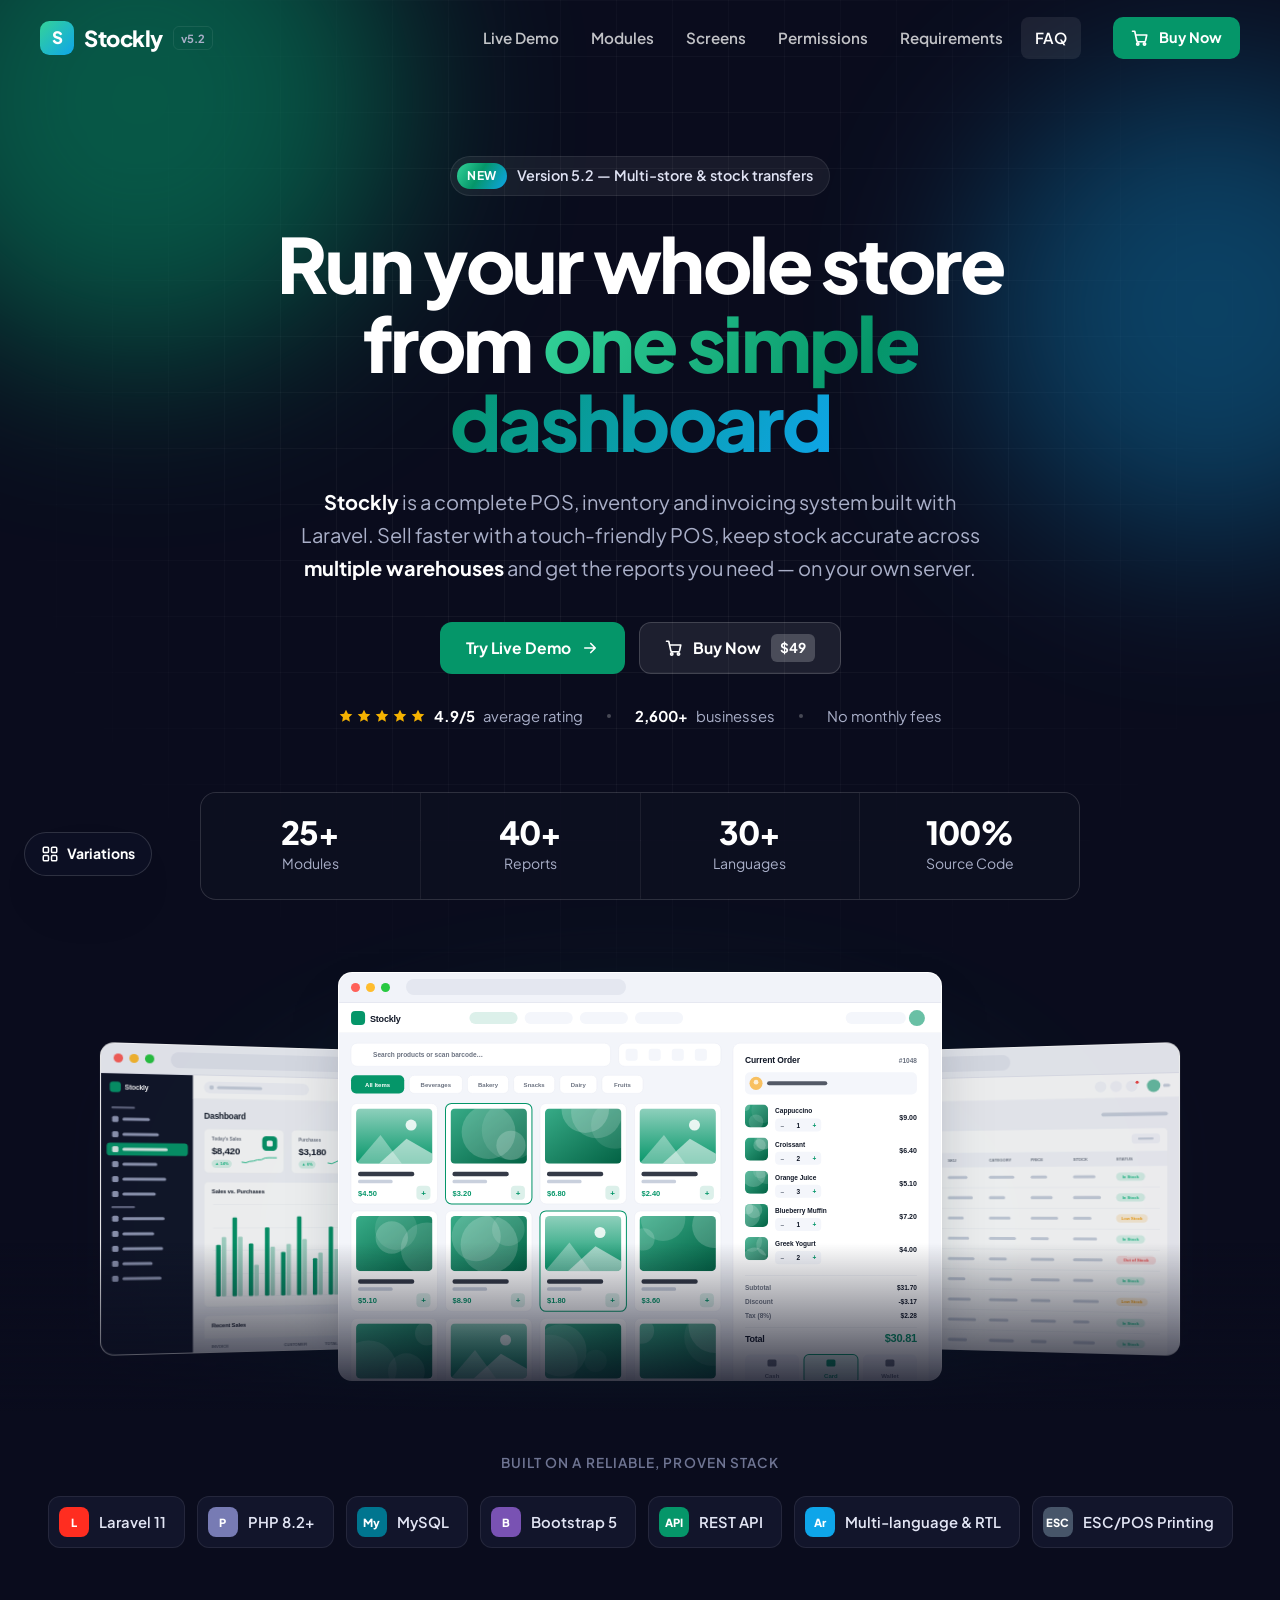
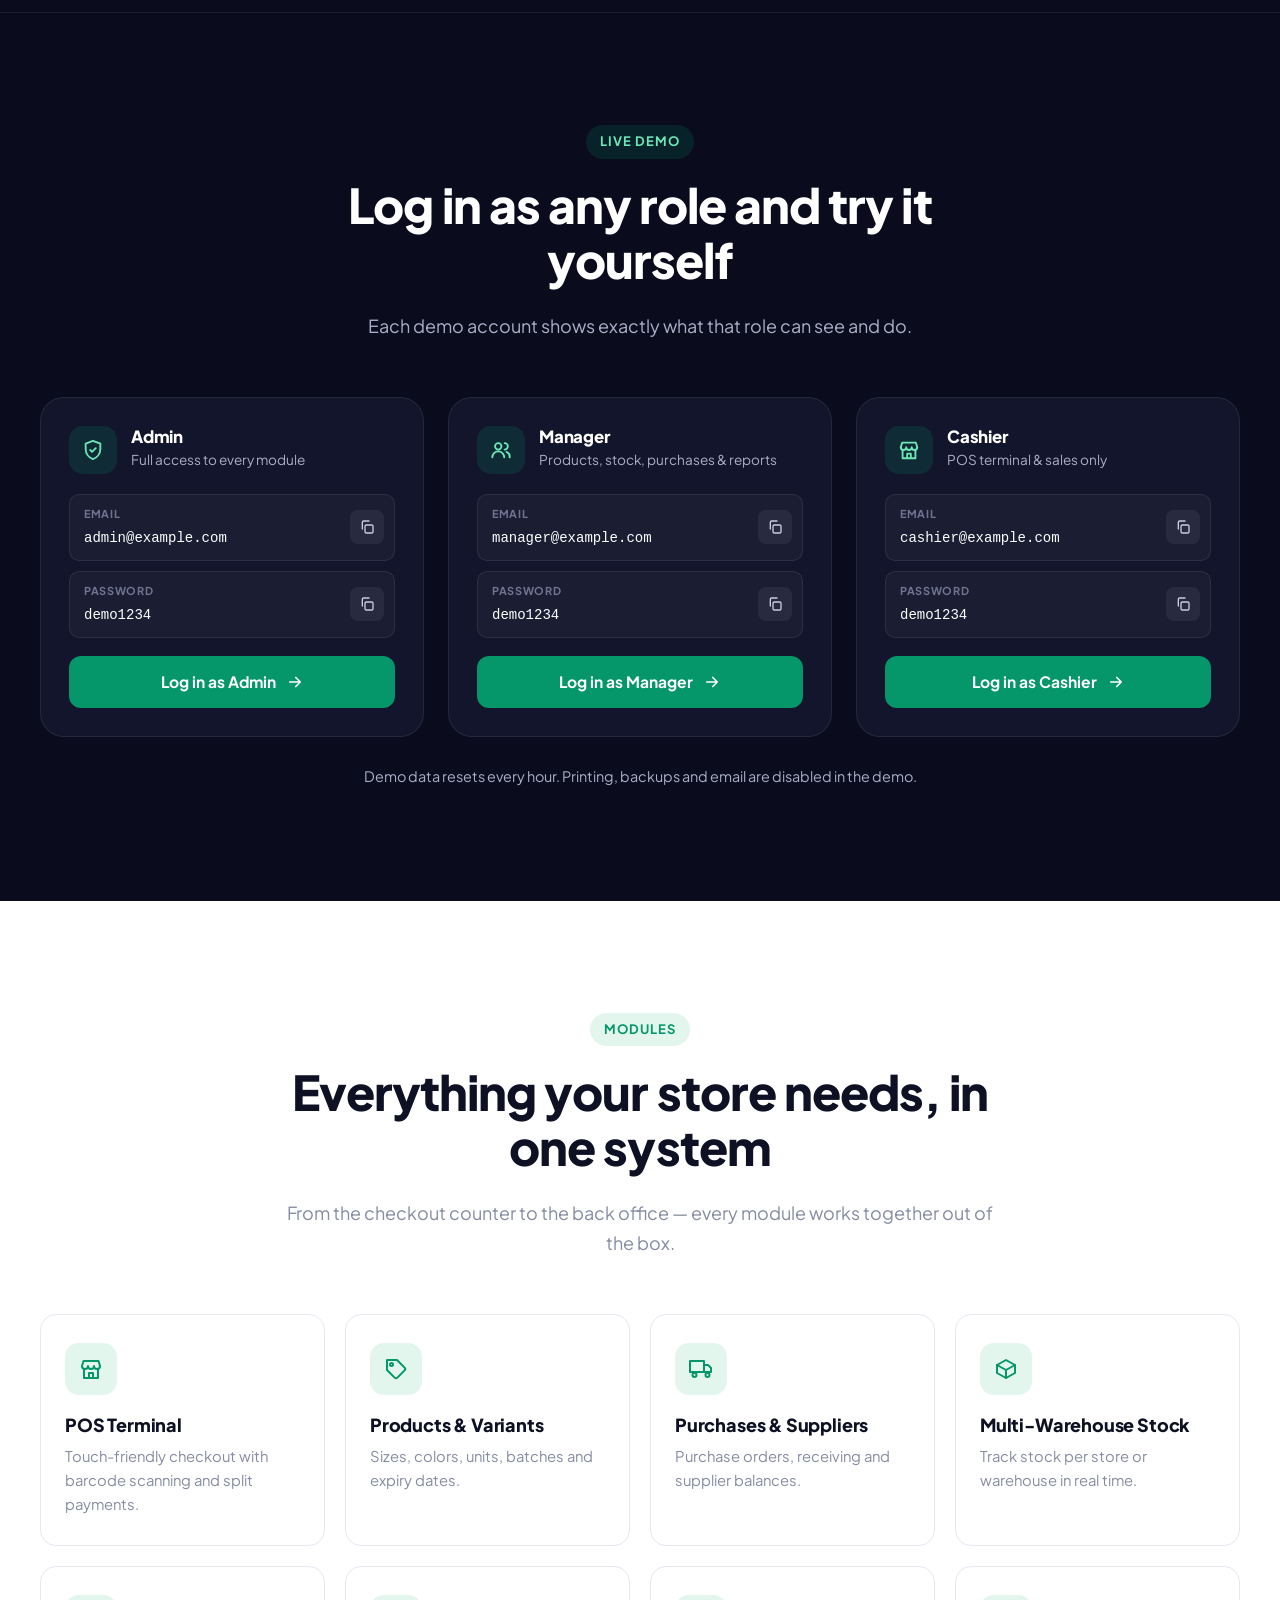
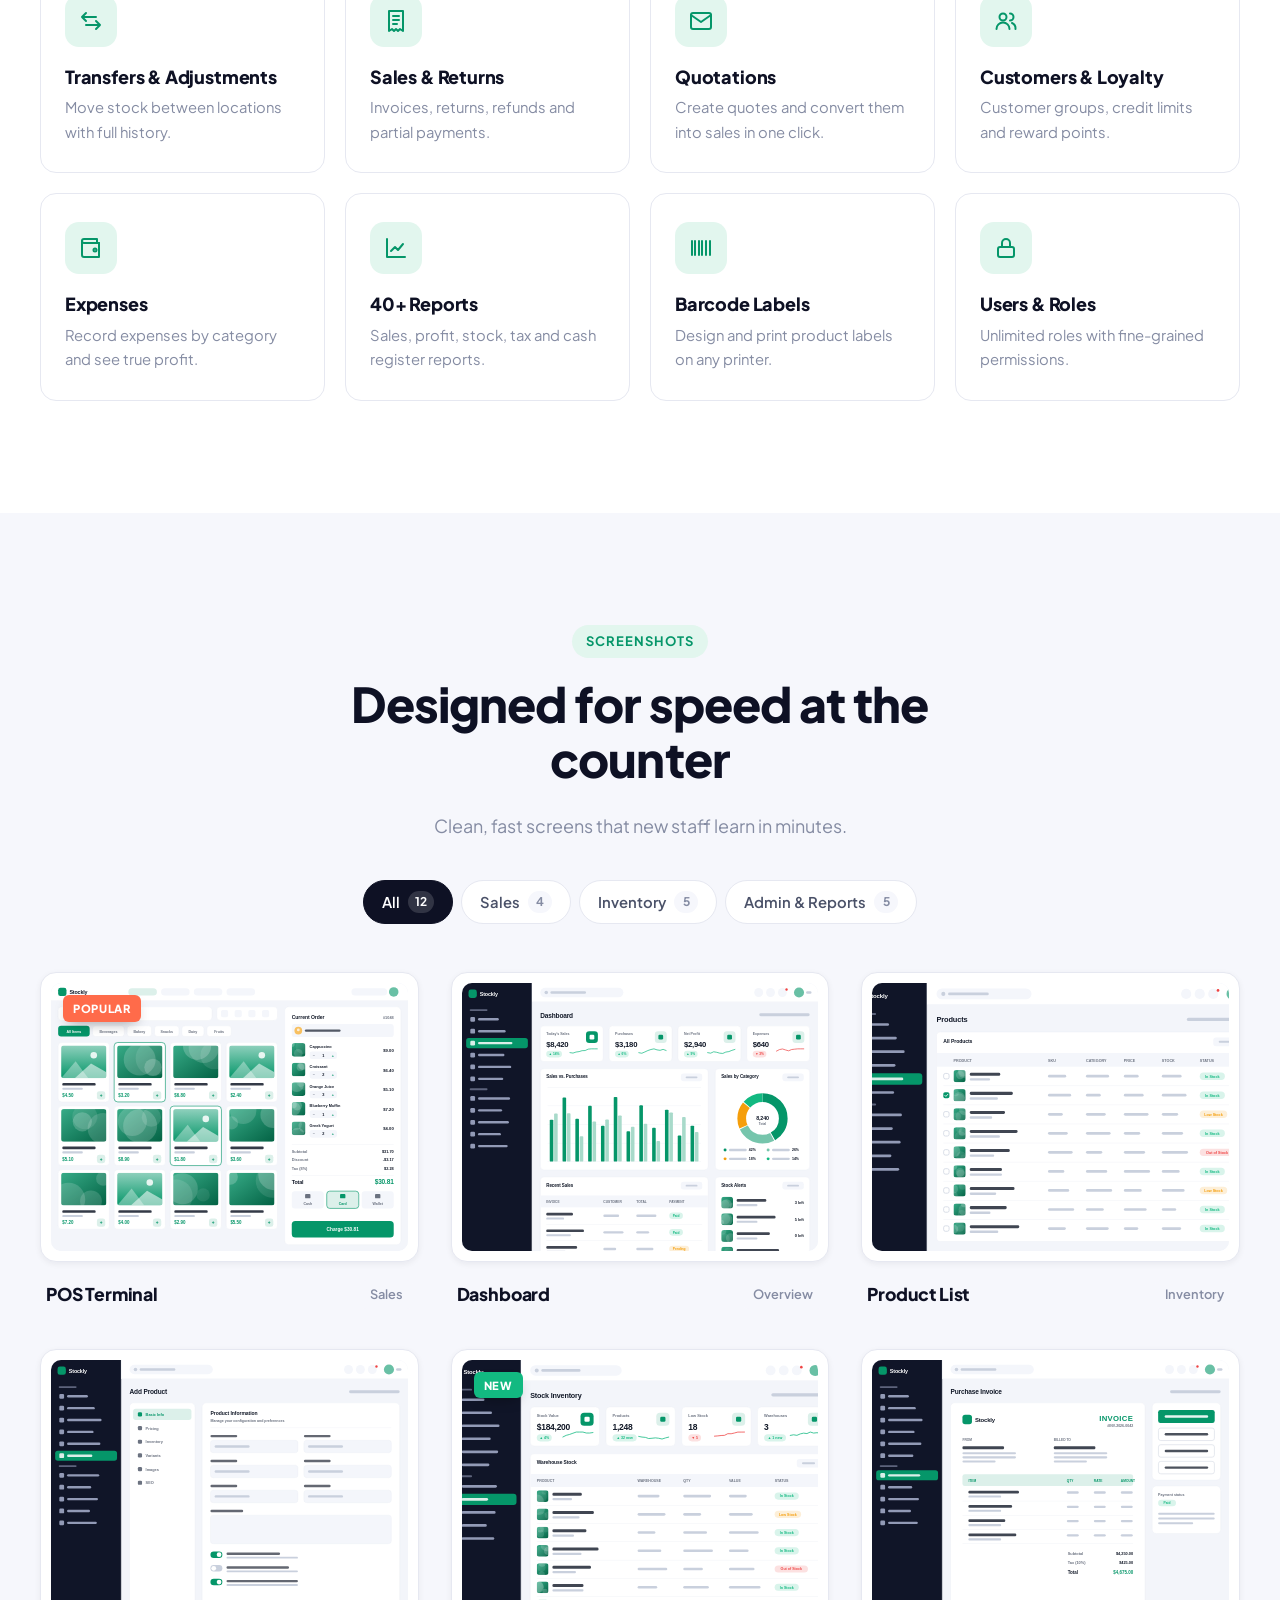
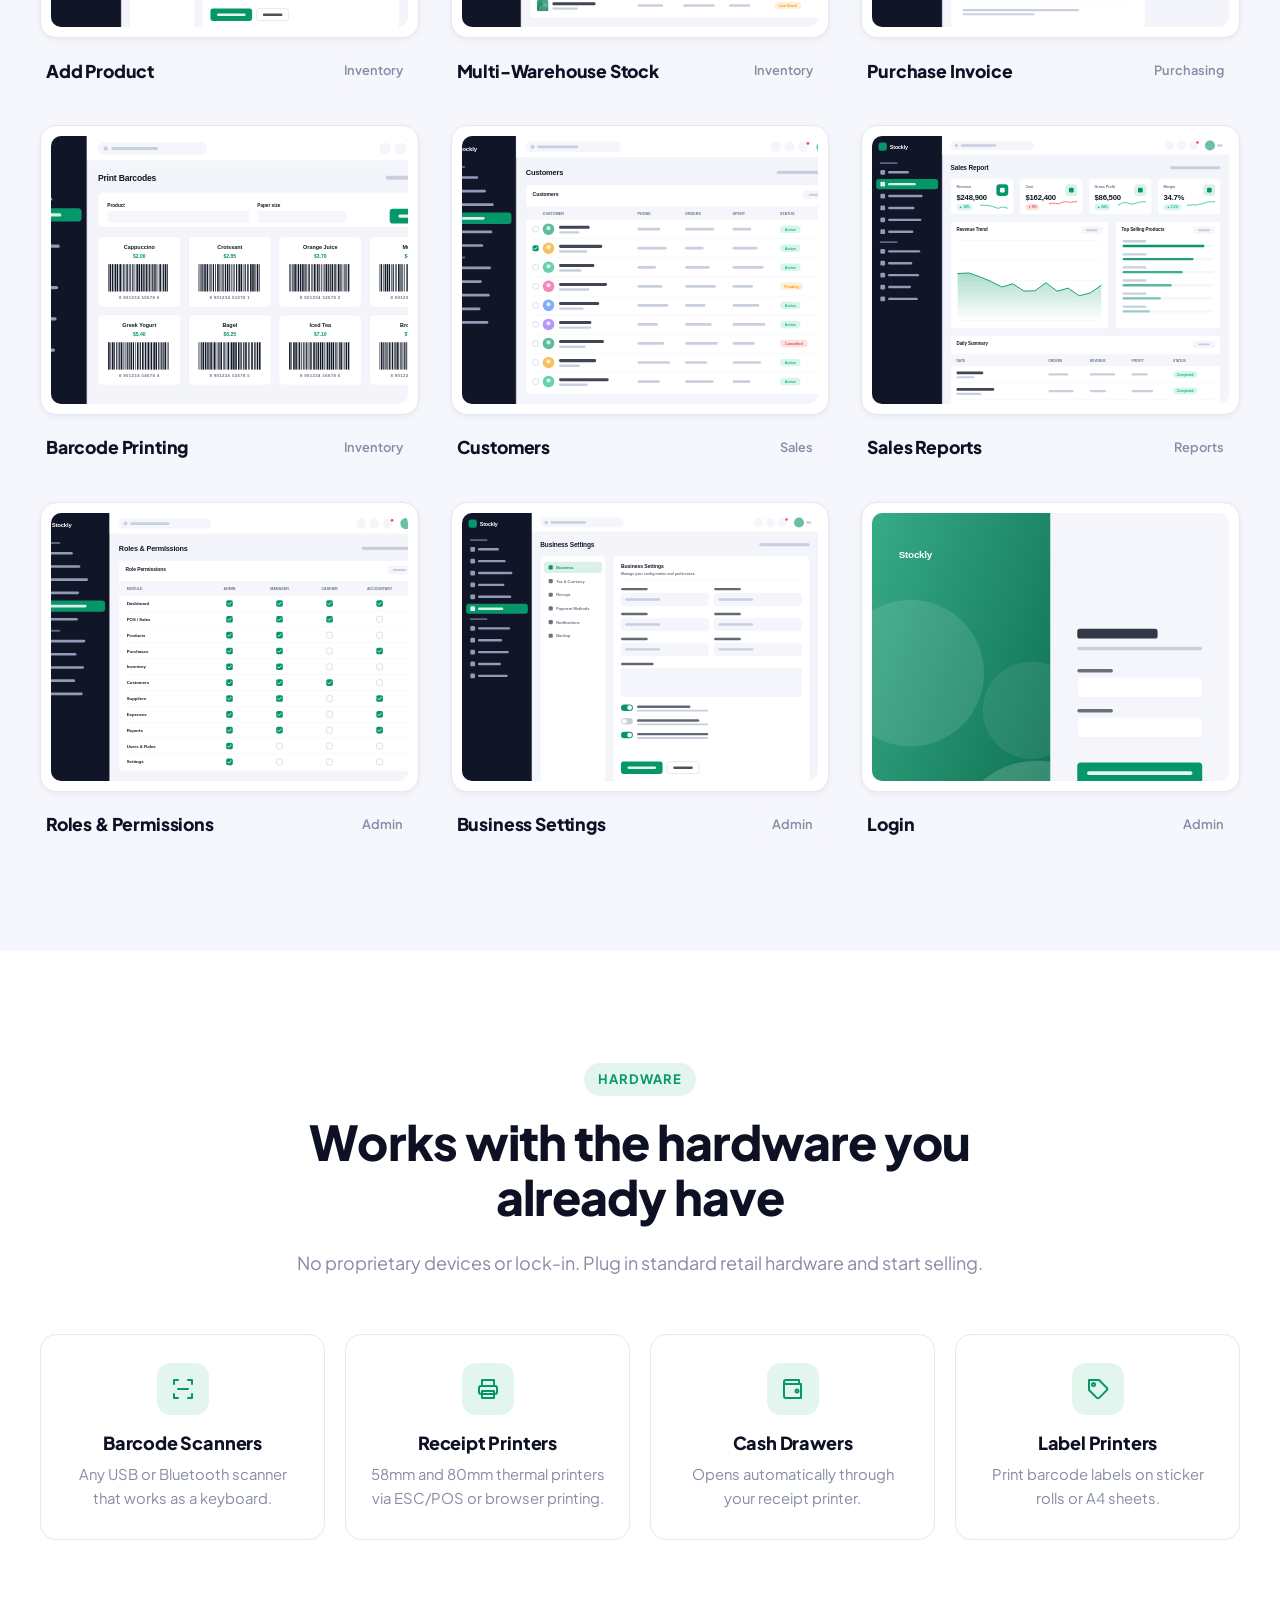
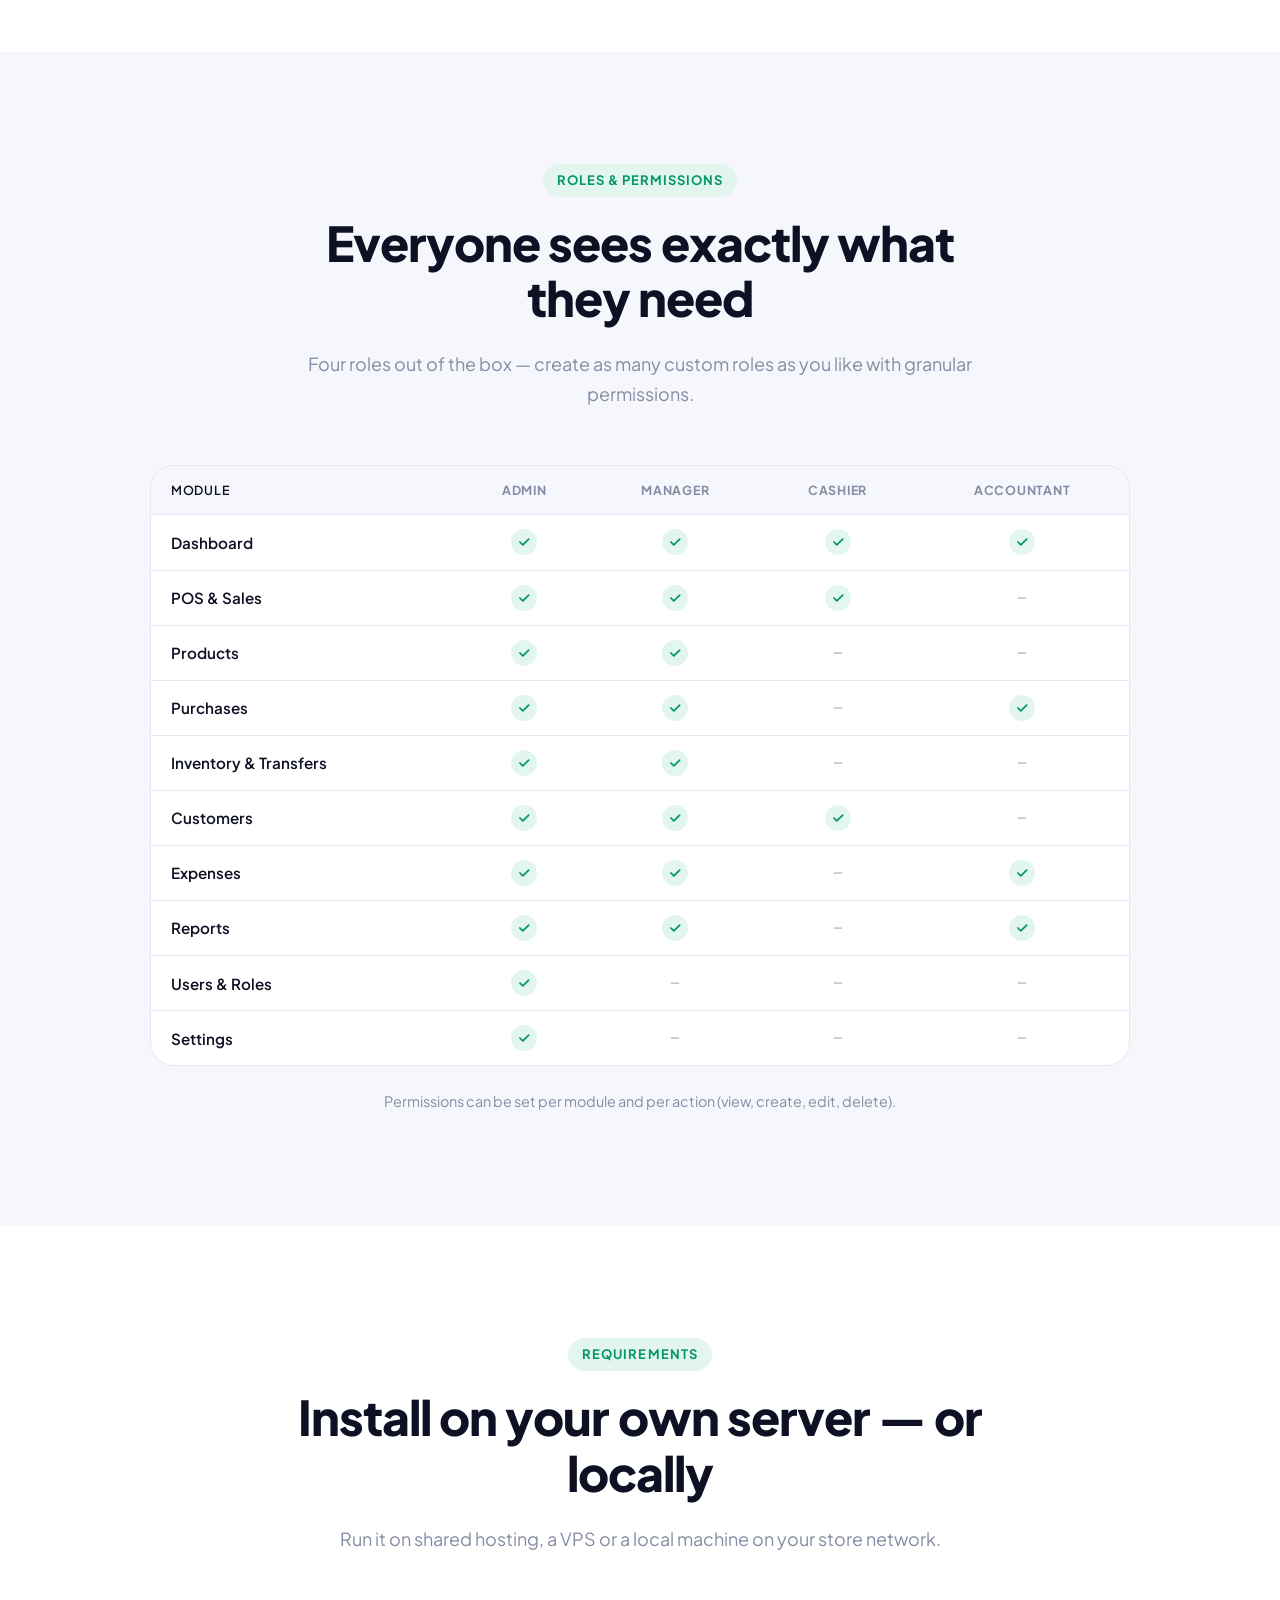
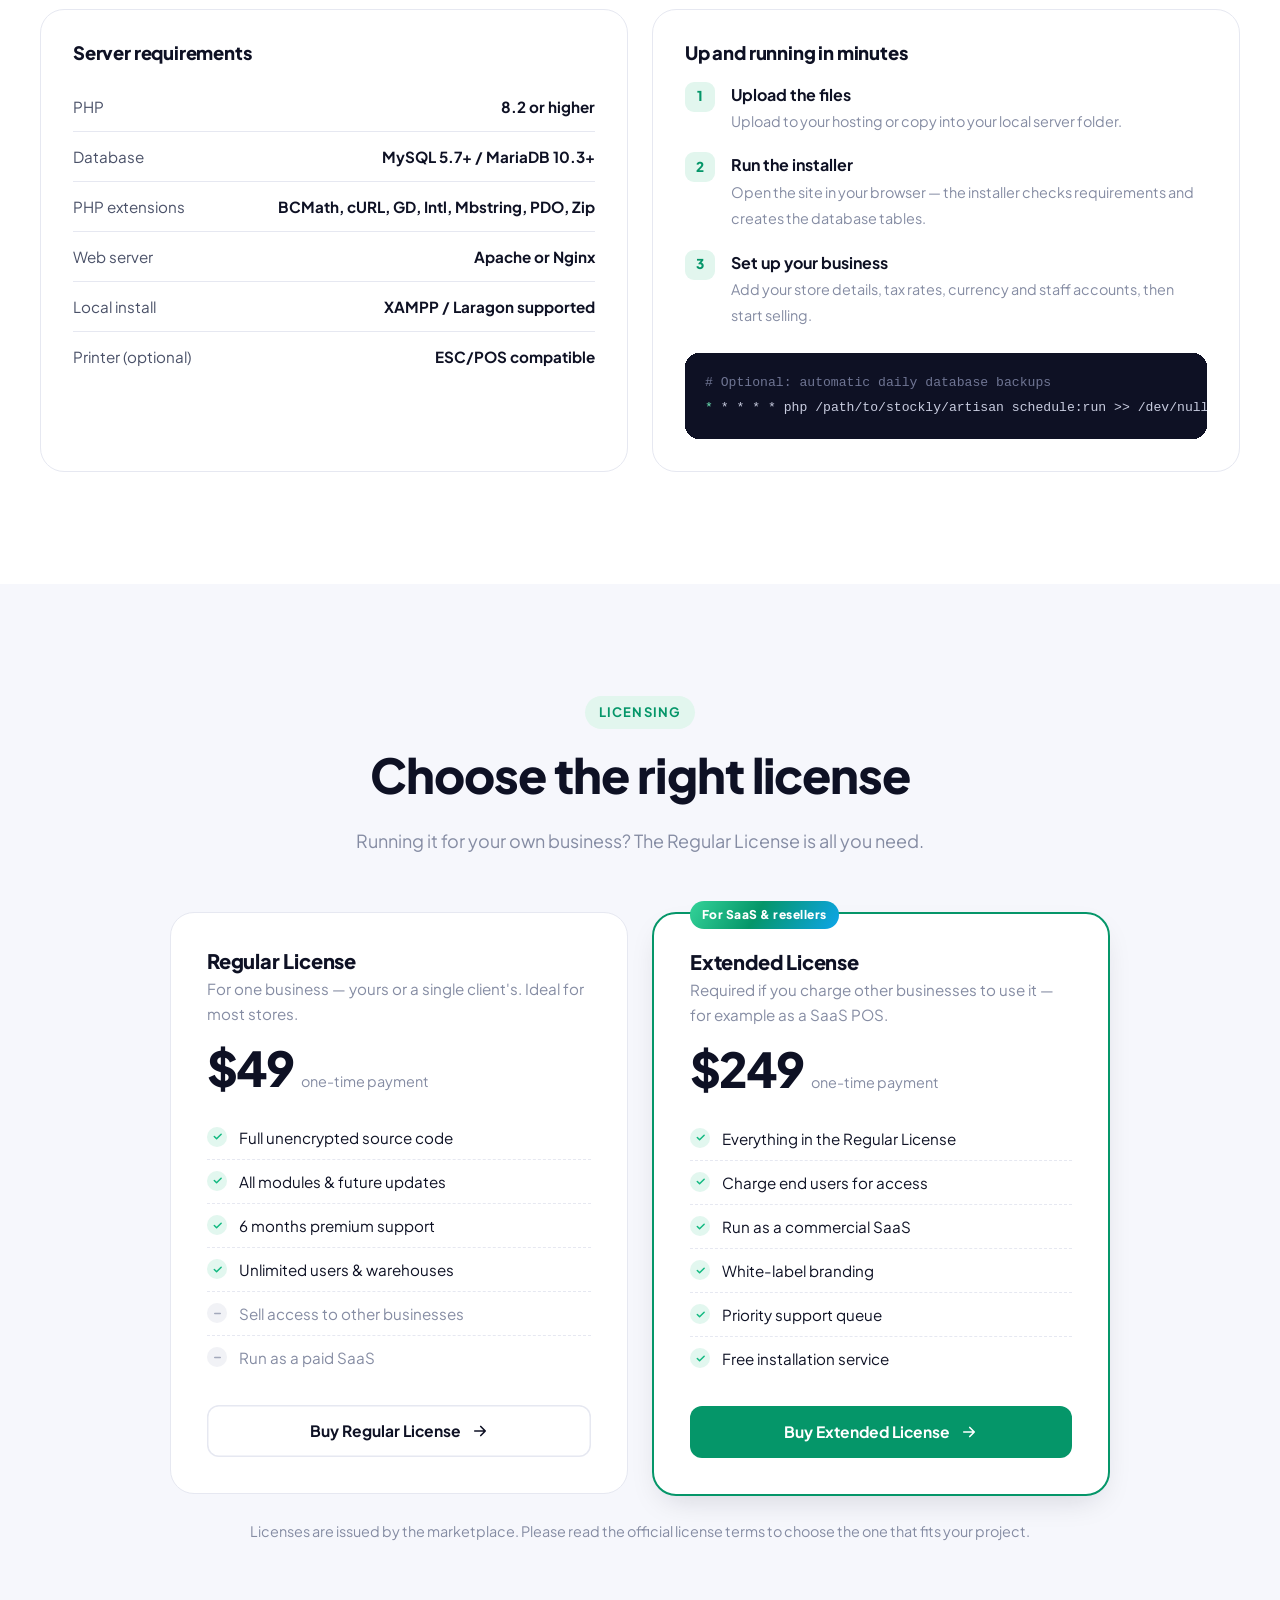
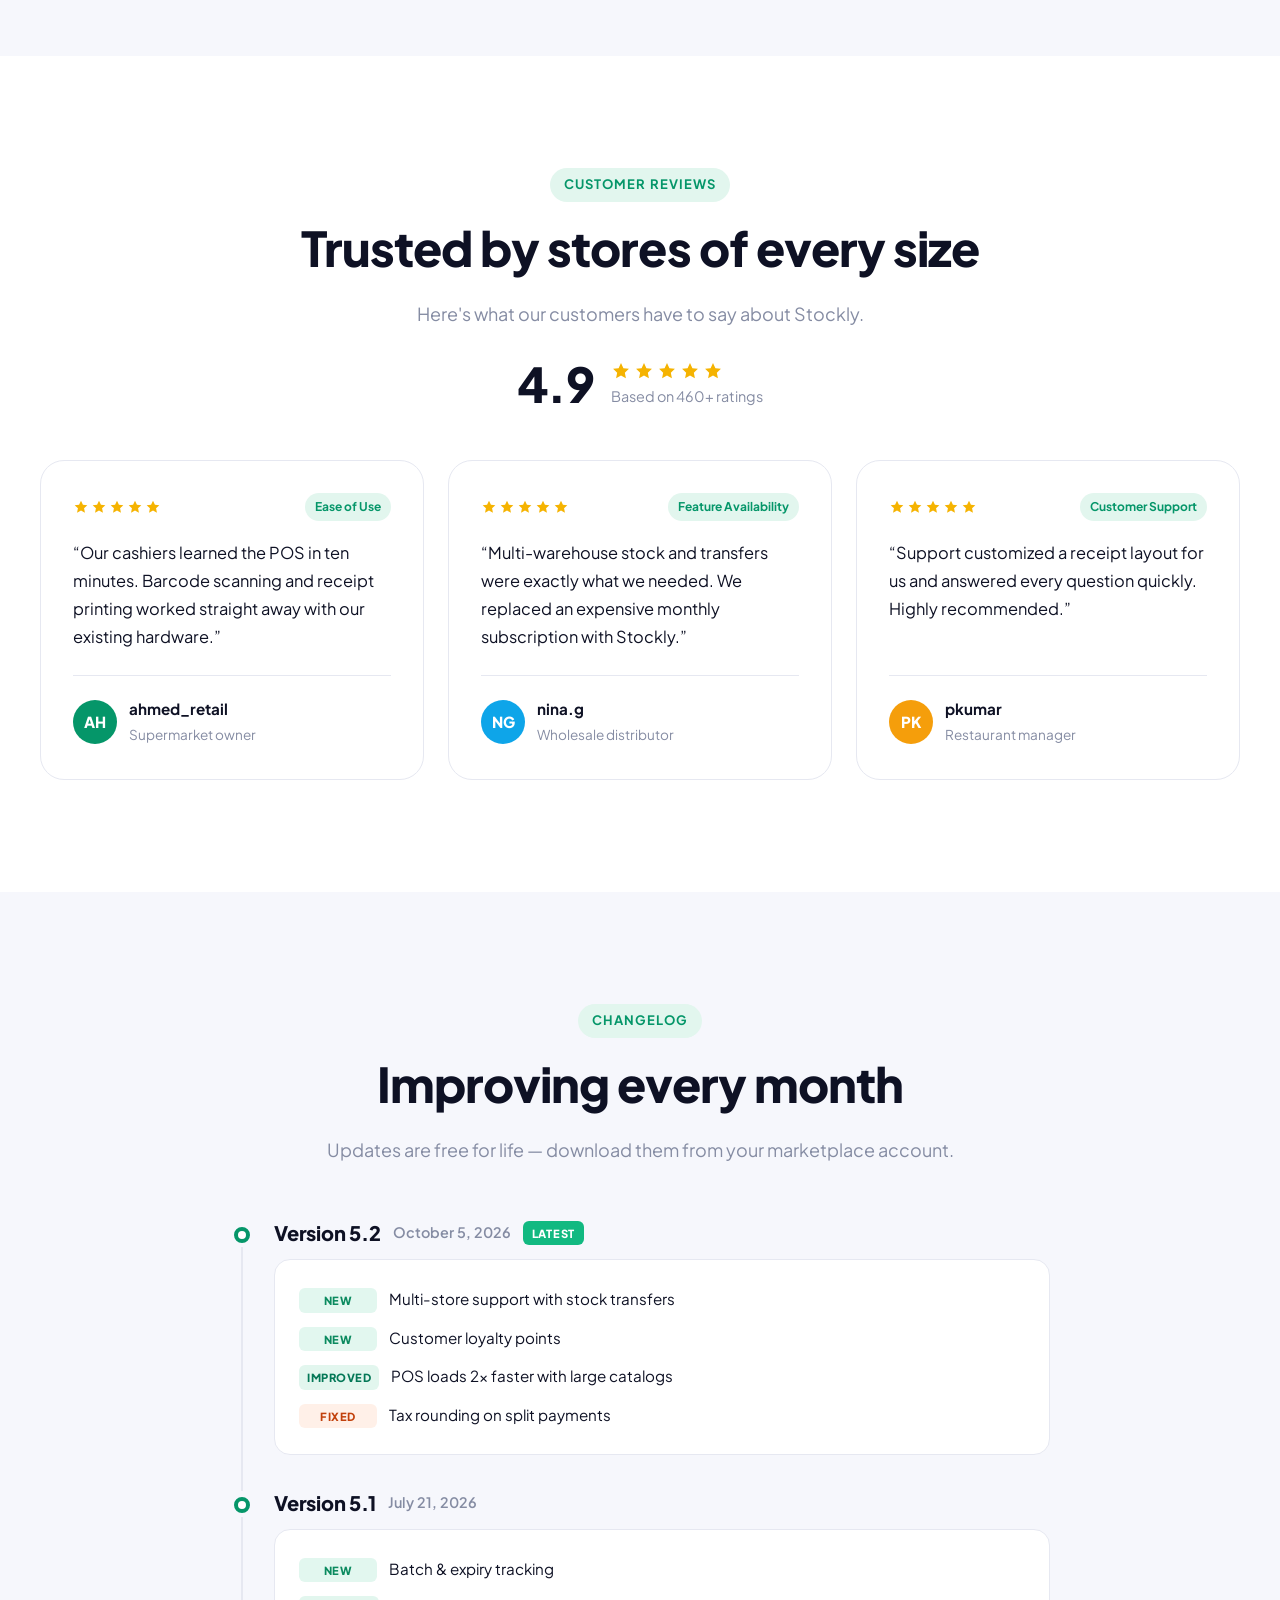
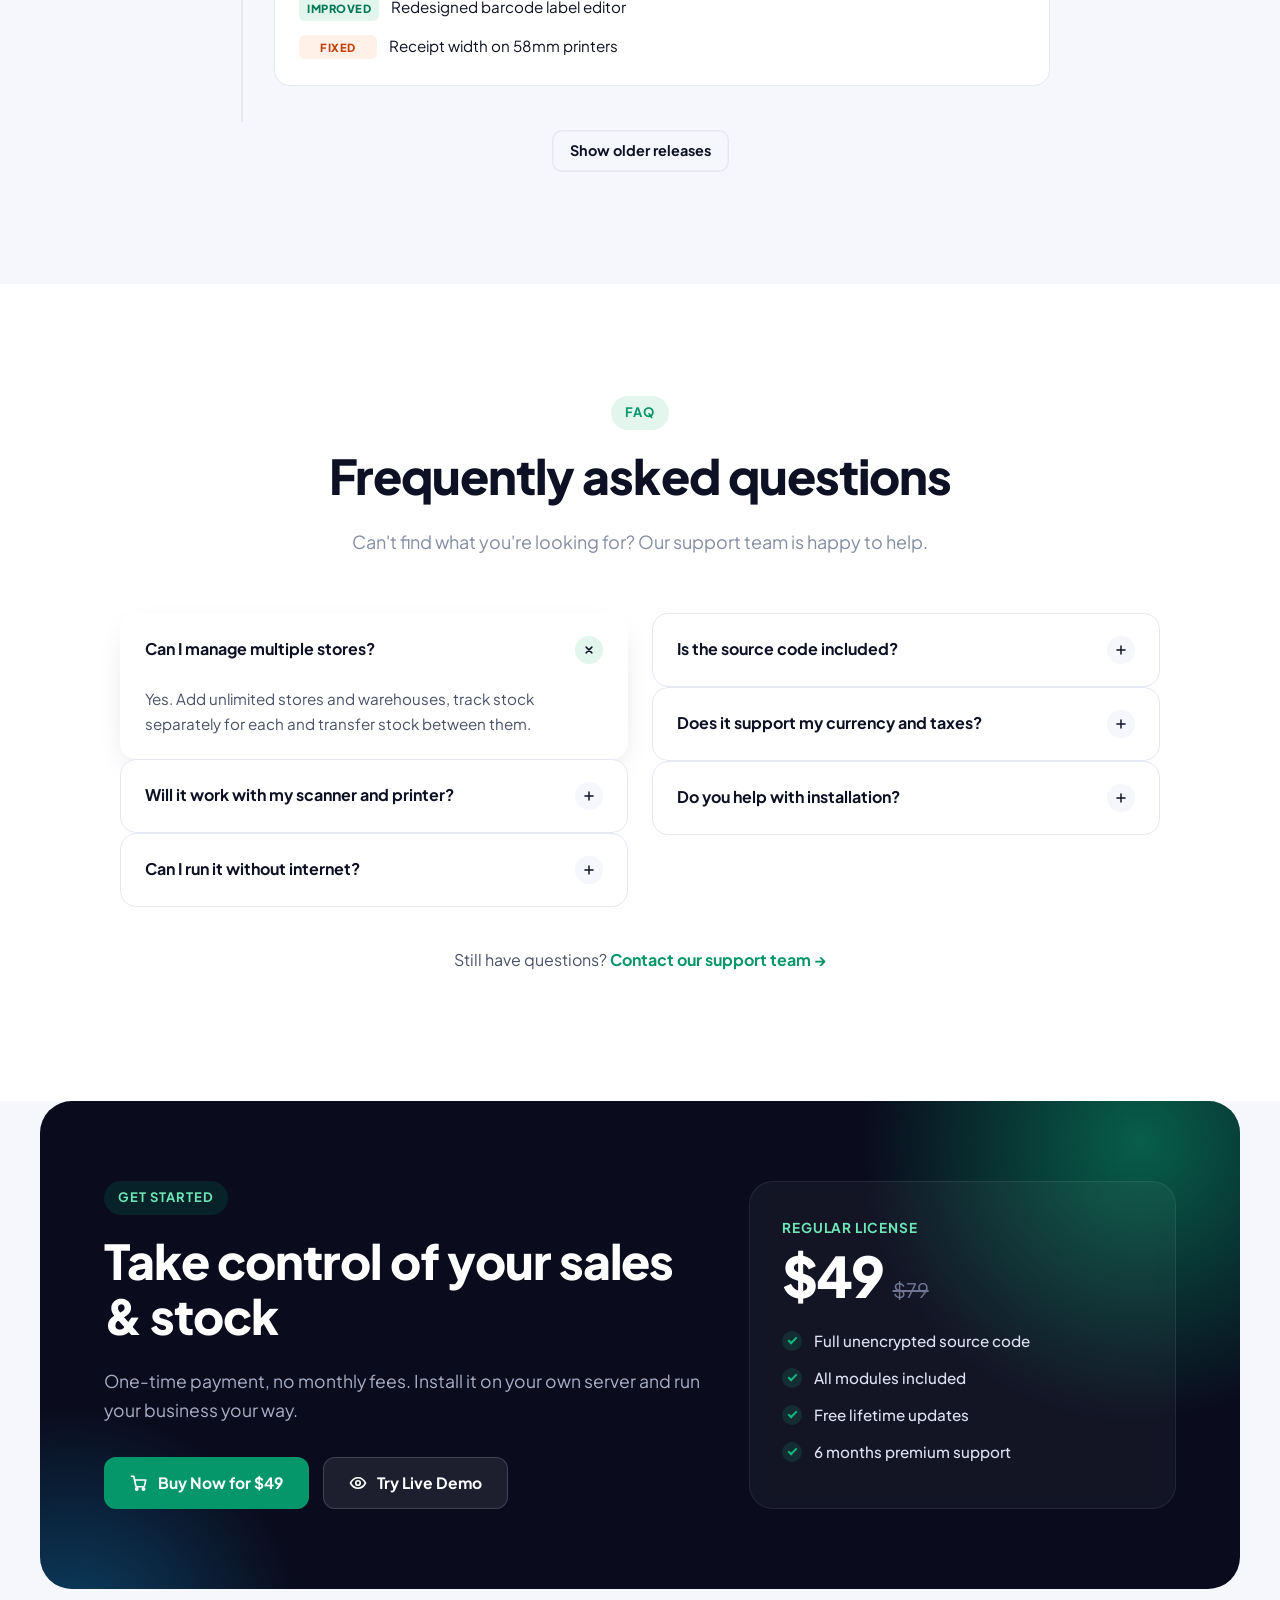
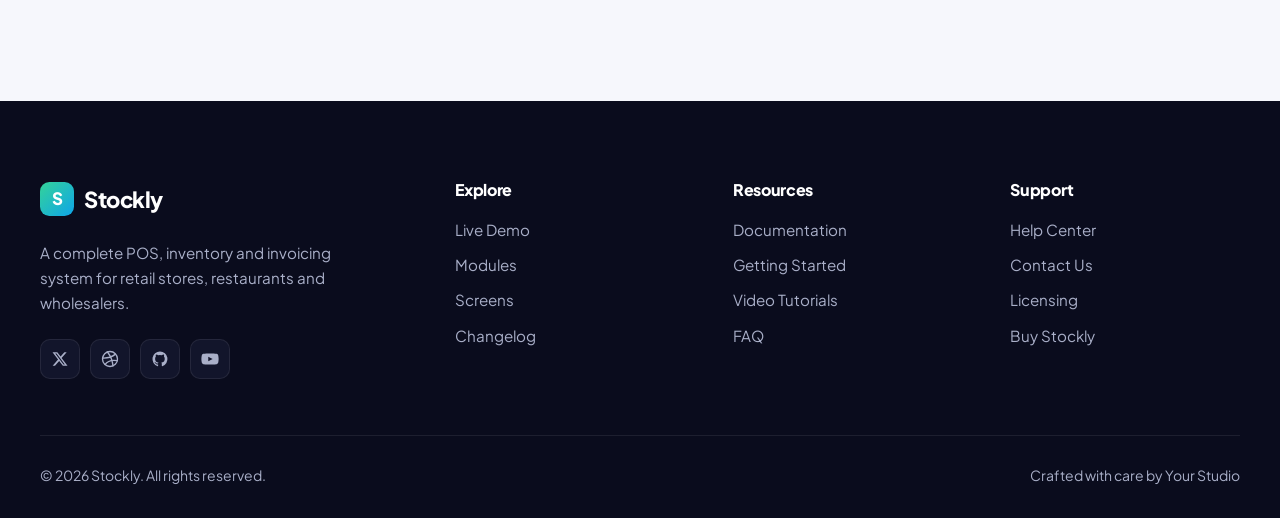
<file: php-pos-inventory.html>
<!doctype html>
<html lang="en">
<head>
  <meta charset="utf-8">
  <meta name="viewport" content="width=device-width, initial-scale=1">
  <title>Stockly — POS, Inventory &amp; Invoicing System (PHP Script)</title>
  <meta name="description" content="Stockly is a complete Laravel POS, inventory and invoicing system with multi-warehouse stock, barcode printing, roles and permissions and 40+ reports.">
  <meta name="theme-color" content="#0a0c1d">

  <meta property="og:type" content="website">
  <meta property="og:title" content="Stockly — POS, Inventory &amp; Invoicing System (PHP Script)">
  <meta property="og:description" content="Stockly is a complete Laravel POS, inventory and invoicing system with multi-warehouse stock, barcode printing, roles and permissions and 40+ reports.">
  <meta property="og:image" content="assets/img/pos/terminal.svg">

  <link rel="icon" href="assets/img/favicon.svg" type="image/svg+xml">
  <link rel="preconnect" href="https://fonts.googleapis.com">
  <link rel="preconnect" href="https://fonts.gstatic.com" crossorigin>
  <link href="https://fonts.googleapis.com/css2?family=Plus+Jakarta+Sans:wght@400;500;600;700;800&display=swap" rel="stylesheet">
  <link rel="stylesheet" href="assets/css/style.css">
</head>
<body class="theme-pos">
  <a class="skip-link" href="#main">Skip to content</a>

  <!-- Icon sprite ========================================================= -->
  <svg width="0" height="0" style="position:absolute" aria-hidden="true">
    <defs>
      <symbol id="i-arrow" viewBox="0 0 24 24" fill="none" stroke="currentColor" stroke-width="2.2" stroke-linecap="round" stroke-linejoin="round"><path d="M5 12h14M13 6l6 6-6 6"/></symbol>
      <symbol id="i-up" viewBox="0 0 24 24" fill="none" stroke="currentColor" stroke-width="2.4" stroke-linecap="round" stroke-linejoin="round"><path d="M12 19V5M6 11l6-6 6 6"/></symbol>
      <symbol id="i-star" viewBox="0 0 24 24" fill="currentColor"><path d="M12 2.5l2.9 6.1 6.6.8-4.9 4.6 1.3 6.6L12 17.3l-5.9 3.3 1.3-6.6L2.5 9.4l6.6-.8z"/></symbol>
      <symbol id="i-plus" viewBox="0 0 24 24" fill="none" stroke="currentColor" stroke-width="2.5" stroke-linecap="round" stroke-linejoin="round"><path d="M12 5v14M5 12h14"/></symbol>
      <symbol id="i-cart" viewBox="0 0 24 24" fill="none" stroke="currentColor" stroke-width="2.2" stroke-linecap="round" stroke-linejoin="round"><circle cx="9" cy="20" r="1.5"/><circle cx="18" cy="20" r="1.5"/><path d="M2 3h3l2.7 12.4a2 2 0 0 0 2 1.6h7.7a2 2 0 0 0 2-1.5L21 8H6"/></symbol>
      <symbol id="i-eye" viewBox="0 0 24 24" fill="none" stroke="currentColor" stroke-width="2.2" stroke-linecap="round" stroke-linejoin="round"><path d="M2 12s3.6-7 10-7 10 7 10 7-3.6 7-10 7S2 12 2 12z"/><circle cx="12" cy="12" r="3"/></symbol>
      <symbol id="i-sun" viewBox="0 0 24 24" fill="none" stroke="currentColor" stroke-width="2" stroke-linecap="round" stroke-linejoin="round"><circle cx="12" cy="12" r="4"/><path d="M12 2v2M12 20v2M4.9 4.9l1.4 1.4M17.7 17.7l1.4 1.4M2 12h2M20 12h2M4.9 19.1l1.4-1.4M17.7 6.3l1.4-1.4"/></symbol>
      <symbol id="i-moon" viewBox="0 0 24 24" fill="none" stroke="currentColor" stroke-width="2" stroke-linecap="round" stroke-linejoin="round"><path d="M21 12.8A9 9 0 1 1 11.2 3a7 7 0 0 0 9.8 9.8z"/></symbol>
      <symbol id="i-copy" viewBox="0 0 24 24" fill="none" stroke="currentColor" stroke-width="2" stroke-linecap="round" stroke-linejoin="round"><rect x="9" y="9" width="12" height="12" rx="2"/><path d="M5 15V5a2 2 0 0 1 2-2h8"/></symbol>
      <symbol id="i-check" viewBox="0 0 24 24" fill="none" stroke="currentColor" stroke-width="3" stroke-linecap="round" stroke-linejoin="round"><path d="M5 12l5 5L20 7"/></symbol>
      <symbol id="i-dash" viewBox="0 0 24 24" fill="none" stroke="currentColor" stroke-width="3" stroke-linecap="round" stroke-linejoin="round"><path d="M6 12h12"/></symbol>
      <symbol id="i-grid" viewBox="0 0 24 24" fill="none" stroke="currentColor" stroke-width="2" stroke-linecap="round" stroke-linejoin="round"><rect x="3" y="3" width="7" height="7" rx="1.5"/><rect x="14" y="3" width="7" height="7" rx="1.5"/><rect x="3" y="14" width="7" height="7" rx="1.5"/><rect x="14" y="14" width="7" height="7" rx="1.5"/></symbol>
      <symbol id="i-monitor" viewBox="0 0 24 24" fill="none" stroke="currentColor" stroke-width="2" stroke-linecap="round" stroke-linejoin="round"><rect x="2" y="3" width="20" height="14" rx="2"/><path d="M8 21h8M12 17v4"/></symbol>
      <symbol id="f-responsive" viewBox="0 0 24 24" fill="none" stroke="currentColor" stroke-width="2" stroke-linecap="round" stroke-linejoin="round"><rect x="2" y="4" width="14" height="11" rx="2"/><rect x="17" y="8" width="5" height="12" rx="1.5"/><path d="M6 19h6"/></symbol>
      <symbol id="f-code" viewBox="0 0 24 24" fill="none" stroke="currentColor" stroke-width="2" stroke-linecap="round" stroke-linejoin="round"><path d="M16 18l6-6-6-6M8 6l-6 6 6 6"/></symbol>
      <symbol id="f-layers" viewBox="0 0 24 24" fill="none" stroke="currentColor" stroke-width="2" stroke-linecap="round" stroke-linejoin="round"><path d="M12 2 2 7l10 5 10-5-10-5z"/><path d="m2 17 10 5 10-5M2 12l10 5 10-5"/></symbol>
      <symbol id="f-zap" viewBox="0 0 24 24" fill="none" stroke="currentColor" stroke-width="2" stroke-linecap="round" stroke-linejoin="round"><path d="M13 2 3 14h9l-1 8 10-12h-9l1-8z"/></symbol>
      <symbol id="f-search" viewBox="0 0 24 24" fill="none" stroke="currentColor" stroke-width="2" stroke-linecap="round" stroke-linejoin="round"><circle cx="11" cy="11" r="7"/><path d="m21 21-4.3-4.3"/></symbol>
      <symbol id="f-type" viewBox="0 0 24 24" fill="none" stroke="currentColor" stroke-width="2" stroke-linecap="round" stroke-linejoin="round"><path d="M4 7V4h16v3M9 20h6M12 4v16"/></symbol>
      <symbol id="f-mail" viewBox="0 0 24 24" fill="none" stroke="currentColor" stroke-width="2" stroke-linecap="round" stroke-linejoin="round"><rect x="2" y="4" width="20" height="16" rx="2"/><path d="m22 6-10 7L2 6"/></symbol>
      <symbol id="f-globe" viewBox="0 0 24 24" fill="none" stroke="currentColor" stroke-width="2" stroke-linecap="round" stroke-linejoin="round"><circle cx="12" cy="12" r="10"/><path d="M2 12h20M12 2a15 15 0 0 1 0 20M12 2a15 15 0 0 0 0 20"/></symbol>
      <symbol id="f-book" viewBox="0 0 24 24" fill="none" stroke="currentColor" stroke-width="2" stroke-linecap="round" stroke-linejoin="round"><path d="M4 19.5A2.5 2.5 0 0 1 6.5 17H20V3H6.5A2.5 2.5 0 0 0 4 5.5v14z"/><path d="M4 19.5A2.5 2.5 0 0 0 6.5 22H20v-5"/></symbol>
      <symbol id="f-refresh" viewBox="0 0 24 24" fill="none" stroke="currentColor" stroke-width="2" stroke-linecap="round" stroke-linejoin="round"><path d="M21 12a9 9 0 1 1-2.6-6.4L21 8"/><path d="M21 3v5h-5"/></symbol>
      <symbol id="f-support" viewBox="0 0 24 24" fill="none" stroke="currentColor" stroke-width="2" stroke-linecap="round" stroke-linejoin="round"><circle cx="12" cy="12" r="10"/><circle cx="12" cy="12" r="4"/><path d="m4.9 4.9 4.3 4.3M14.8 14.8l4.3 4.3M14.8 9.2l4.3-4.3M4.9 19.1l4.3-4.3"/></symbol>
      <symbol id="f-a11y" viewBox="0 0 24 24" fill="none" stroke="currentColor" stroke-width="2" stroke-linecap="round" stroke-linejoin="round"><circle cx="12" cy="4.5" r="1.5"/><path d="M5 8l7 1.5L19 8M12 9.5V14m0 0-3 7m3-7 3 7"/></symbol>
      <symbol id="f-sparkle" viewBox="0 0 24 24" fill="none" stroke="currentColor" stroke-width="2" stroke-linecap="round" stroke-linejoin="round"><path d="M12 3l1.9 5.1L19 10l-5.1 1.9L12 17l-1.9-5.1L5 10l5.1-1.9z"/><path d="M19 16l.7 1.8 1.8.7-1.8.7L19 21l-.7-1.8-1.8-.7 1.8-.7z"/></symbol>
      <symbol id="f-palette" viewBox="0 0 24 24" fill="none" stroke="currentColor" stroke-width="2" stroke-linecap="round" stroke-linejoin="round"><circle cx="13.5" cy="6.5" r="1"/><circle cx="17.5" cy="10.5" r="1"/><circle cx="8.5" cy="7.5" r="1"/><circle cx="6.5" cy="12.5" r="1"/><path d="M12 2a10 10 0 0 0 0 20c1.1 0 2-.9 2-2 0-.5-.2-1-.5-1.3-.3-.4-.5-.8-.5-1.3 0-1.1.9-2 2-2h2.3A5.7 5.7 0 0 0 22 9.8C22 5.5 17.5 2 12 2z"/></symbol>
      <symbol id="f-image" viewBox="0 0 24 24" fill="none" stroke="currentColor" stroke-width="2" stroke-linecap="round" stroke-linejoin="round"><rect x="3" y="3" width="18" height="18" rx="2"/><circle cx="8.5" cy="8.5" r="1.5"/><path d="m21 15-5-5L5 21"/></symbol>
      <symbol id="f-user" viewBox="0 0 24 24" fill="none" stroke="currentColor" stroke-width="2" stroke-linecap="round" stroke-linejoin="round"><circle cx="12" cy="8" r="4"/><path d="M4 21a8 8 0 0 1 16 0"/></symbol>
      <symbol id="f-users" viewBox="0 0 24 24" fill="none" stroke="currentColor" stroke-width="2" stroke-linecap="round" stroke-linejoin="round"><circle cx="9" cy="8" r="3.5"/><path d="M2.5 20a6.5 6.5 0 0 1 13 0"/><path d="M16 4.5a3.5 3.5 0 0 1 0 7M18 14a6 6 0 0 1 3.5 6"/></symbol>
      <symbol id="f-shield" viewBox="0 0 24 24" fill="none" stroke="currentColor" stroke-width="2" stroke-linecap="round" stroke-linejoin="round"><path d="M12 2 4 5v6c0 5 3.4 9.4 8 11 4.6-1.6 8-6 8-11V5l-8-3z"/><path d="m9 12 2 2 4-4"/></symbol>
      <symbol id="f-card" viewBox="0 0 24 24" fill="none" stroke="currentColor" stroke-width="2" stroke-linecap="round" stroke-linejoin="round"><rect x="2" y="5" width="20" height="14" rx="2"/><path d="M2 10h20M6 15h4"/></symbol>
      <symbol id="f-chart" viewBox="0 0 24 24" fill="none" stroke="currentColor" stroke-width="2" stroke-linecap="round" stroke-linejoin="round"><path d="M3 3v18h18"/><path d="M7 15l4-4 3 3 5-6"/></symbol>
      <symbol id="f-box" viewBox="0 0 24 24" fill="none" stroke="currentColor" stroke-width="2" stroke-linecap="round" stroke-linejoin="round"><path d="M21 8 12 3 3 8v8l9 5 9-5V8z"/><path d="m3 8 9 5 9-5M12 13v8"/></symbol>
      <symbol id="f-barcode" viewBox="0 0 24 24" fill="none" stroke="currentColor" stroke-width="2" stroke-linecap="round" stroke-linejoin="round"><path d="M3 5v14M6 5v14M10 5v14M13 5v14M17 5v14M21 5v14"/></symbol>
      <symbol id="f-printer" viewBox="0 0 24 24" fill="none" stroke="currentColor" stroke-width="2" stroke-linecap="round" stroke-linejoin="round"><path d="M6 9V3h12v6"/><rect x="3" y="9" width="18" height="8" rx="2"/><path d="M6 14h12v7H6z"/></symbol>
      <symbol id="f-bell" viewBox="0 0 24 24" fill="none" stroke="currentColor" stroke-width="2" stroke-linecap="round" stroke-linejoin="round"><path d="M18 8a6 6 0 0 0-12 0c0 7-3 9-3 9h18s-3-2-3-9"/><path d="M13.7 21a2 2 0 0 1-3.4 0"/></symbol>
      <symbol id="f-wallet" viewBox="0 0 24 24" fill="none" stroke="currentColor" stroke-width="2" stroke-linecap="round" stroke-linejoin="round"><path d="M20 7H5a2 2 0 0 1 0-4h13v4"/><path d="M3 5v14a2 2 0 0 0 2 2h15V7"/><circle cx="16" cy="14" r="1.5"/></symbol>
      <symbol id="f-key" viewBox="0 0 24 24" fill="none" stroke="currentColor" stroke-width="2" stroke-linecap="round" stroke-linejoin="round"><circle cx="7.5" cy="15.5" r="4.5"/><path d="m10.7 12.3 9.3-9.3M16 7l3 3M14 9l2 2"/></symbol>
      <symbol id="f-cpu" viewBox="0 0 24 24" fill="none" stroke="currentColor" stroke-width="2" stroke-linecap="round" stroke-linejoin="round"><rect x="5" y="5" width="14" height="14" rx="2"/><rect x="9" y="9" width="6" height="6"/><path d="M9 2v3M15 2v3M9 19v3M15 19v3M2 9h3M2 15h3M19 9h3M19 15h3"/></symbol>
      <symbol id="f-chat" viewBox="0 0 24 24" fill="none" stroke="currentColor" stroke-width="2" stroke-linecap="round" stroke-linejoin="round"><path d="M21 12a8 8 0 0 1-11.6 7.1L3 21l1.9-6.4A8 8 0 1 1 21 12z"/></symbol>
      <symbol id="f-store" viewBox="0 0 24 24" fill="none" stroke="currentColor" stroke-width="2" stroke-linecap="round" stroke-linejoin="round"><path d="M3 9l1.5-5h15L21 9"/><path d="M3 9a3 3 0 0 0 6 0 3 3 0 0 0 6 0 3 3 0 0 0 6 0"/><path d="M5 12v9h14v-9M10 21v-5h4v5"/></symbol>
      <symbol id="f-plug" viewBox="0 0 24 24" fill="none" stroke="currentColor" stroke-width="2" stroke-linecap="round" stroke-linejoin="round"><path d="M9 2v6M15 2v6"/><path d="M6 8h12v4a6 6 0 0 1-12 0V8z"/><path d="M12 18v4"/></symbol>
      <symbol id="f-move" viewBox="0 0 24 24" fill="none" stroke="currentColor" stroke-width="2" stroke-linecap="round" stroke-linejoin="round"><path d="M12 2v20M2 12h20"/><path d="m9 5 3-3 3 3M9 19l3 3 3-3M5 9l-3 3 3 3M19 9l3 3-3 3"/></symbol>
      <symbol id="f-download" viewBox="0 0 24 24" fill="none" stroke="currentColor" stroke-width="2" stroke-linecap="round" stroke-linejoin="round"><path d="M12 3v12M7 10l5 5 5-5"/><path d="M4 21h16"/></symbol>
      <symbol id="f-sliders" viewBox="0 0 24 24" fill="none" stroke="currentColor" stroke-width="2" stroke-linecap="round" stroke-linejoin="round"><path d="M4 6h10M18 6h2M4 12h4M12 12h8M4 18h12"/><circle cx="16" cy="6" r="2"/><circle cx="10" cy="12" r="2"/><circle cx="18" cy="18" r="2"/></symbol>
      <symbol id="f-layout" viewBox="0 0 24 24" fill="none" stroke="currentColor" stroke-width="2" stroke-linecap="round" stroke-linejoin="round"><rect x="3" y="3" width="18" height="18" rx="2"/><path d="M3 9h18M9 21V9"/></symbol>
      <symbol id="f-truck" viewBox="0 0 24 24" fill="none" stroke="currentColor" stroke-width="2" stroke-linecap="round" stroke-linejoin="round"><path d="M1 4h14v11H1z"/><path d="M15 8h4l3 3v4h-7"/><circle cx="5.5" cy="18" r="2"/><circle cx="18.5" cy="18" r="2"/></symbol>
      <symbol id="f-calendar" viewBox="0 0 24 24" fill="none" stroke="currentColor" stroke-width="2" stroke-linecap="round" stroke-linejoin="round"><rect x="3" y="4" width="18" height="18" rx="2"/><path d="M16 2v4M8 2v4M3 10h18"/></symbol>
      <symbol id="f-database" viewBox="0 0 24 24" fill="none" stroke="currentColor" stroke-width="2" stroke-linecap="round" stroke-linejoin="round"><ellipse cx="12" cy="5" rx="8" ry="3"/><path d="M4 5v14c0 1.7 3.6 3 8 3s8-1.3 8-3V5"/><path d="M4 12c0 1.7 3.6 3 8 3s8-1.3 8-3"/></symbol>
      <symbol id="f-receipt" viewBox="0 0 24 24" fill="none" stroke="currentColor" stroke-width="2" stroke-linecap="round" stroke-linejoin="round"><path d="M5 2h14v20l-3-2-2 2-2-2-2 2-2-2-3 2z"/><path d="M9 7h6M9 11h6M9 15h4"/></symbol>
      <symbol id="f-lock" viewBox="0 0 24 24" fill="none" stroke="currentColor" stroke-width="2" stroke-linecap="round" stroke-linejoin="round"><rect x="4" y="11" width="16" height="10" rx="2"/><path d="M8 11V7a4 4 0 0 1 8 0v4"/></symbol>
      <symbol id="f-scan" viewBox="0 0 24 24" fill="none" stroke="currentColor" stroke-width="2" stroke-linecap="round" stroke-linejoin="round"><path d="M3 7V3h4M17 3h4v4M21 17v4h-4M7 21H3v-4"/><path d="M7 12h10"/></symbol>
      <symbol id="f-swap" viewBox="0 0 24 24" fill="none" stroke="currentColor" stroke-width="2" stroke-linecap="round" stroke-linejoin="round"><path d="M7 4 3 8l4 4M3 8h14M17 20l4-4-4-4M21 16H7"/></symbol>
      <symbol id="f-tag" viewBox="0 0 24 24" fill="none" stroke="currentColor" stroke-width="2" stroke-linecap="round" stroke-linejoin="round"><path d="M20.6 13.4 13.4 20.6a2 2 0 0 1-2.8 0L3 13V3h10l7.6 7.6a2 2 0 0 1 0 2.8z"/><circle cx="7.5" cy="7.5" r="1.5"/></symbol>
      <symbol id="s-x" viewBox="0 0 24 24" fill="currentColor"><path d="M17.8 3h3.1l-6.8 7.7L22 21h-6.2l-4.9-6.4L5.3 21H2.2l7.2-8.3L2 3h6.4l4.4 5.8L17.8 3zm-1.1 16.2h1.7L7.4 4.7H5.6l11.1 14.5z"/></symbol>
      <symbol id="s-dribbble" viewBox="0 0 24 24" fill="none" stroke="currentColor" stroke-width="1.8" stroke-linecap="round" stroke-linejoin="round"><circle cx="12" cy="12" r="10"/><path d="M8.6 2.6C13 8 15.2 13.8 16 21.1M2.1 10.7c5.3.3 11.5-.9 16.9-4.9M5.3 19.4c3.3-4.6 8.7-6.6 16.5-5.2"/></symbol>
      <symbol id="s-github" viewBox="0 0 24 24" fill="currentColor"><path d="M12 2a10 10 0 0 0-3.2 19.5c.5.1.7-.2.7-.5v-1.7c-2.8.6-3.4-1.2-3.4-1.2-.4-1.2-1.1-1.5-1.1-1.5-.9-.6.1-.6.1-.6 1 .1 1.5 1 1.5 1 .9 1.5 2.4 1.1 2.9.8.1-.6.4-1.1.6-1.3-2.2-.3-4.6-1.1-4.6-5a3.9 3.9 0 0 1 1-2.7c-.1-.3-.4-1.3.1-2.7 0 0 .8-.3 2.8 1a9.7 9.7 0 0 1 5 0c1.9-1.3 2.8-1 2.8-1 .5 1.4.2 2.4.1 2.7a3.9 3.9 0 0 1 1 2.7c0 3.9-2.3 4.7-4.6 5 .4.3.7.9.7 1.9V21c0 .3.2.6.7.5A10 10 0 0 0 12 2z"/></symbol>
      <symbol id="s-youtube" viewBox="0 0 24 24" fill="currentColor"><path d="M23 7.2a3 3 0 0 0-2.1-2.1C19 4.6 12 4.6 12 4.6s-7 0-8.9.5A3 3 0 0 0 1 7.2 31 31 0 0 0 .5 12a31 31 0 0 0 .5 4.8 3 3 0 0 0 2.1 2.1c1.9.5 8.9.5 8.9.5s7 0 8.9-.5a3 3 0 0 0 2.1-2.1 31 31 0 0 0 .5-4.8 31 31 0 0 0-.5-4.8zM9.7 15.1V8.9l5.8 3.1-5.8 3.1z"/></symbol>
    </defs>
  </svg>

  <!-- Header ============================================================== -->
  <header class="header">
    <div class="container">
      <a class="logo" href="#top" aria-label="Stockly home">
        <svg viewBox="0 0 40 40" aria-hidden="true"><defs><linearGradient id="lg-logo" x1="0" y1="0" x2="1" y2="1"><stop offset="0" stop-color="#34d399"/><stop offset="1" stop-color="#0ea5e9"/></linearGradient></defs><rect width="40" height="40" rx="11" fill="url(#lg-logo)"/><text x="20" y="27.5" text-anchor="middle" font-family="Plus Jakarta Sans, Arial, sans-serif" font-size="20" font-weight="800" fill="#fff">S</text></svg>
        Stockly <small>v5.2</small>
      </a>

      <nav class="nav" id="site-nav" aria-label="Primary">
        <ul>
          <li><a href="#demo">Live Demo</a></li>
          <li><a href="#modules">Modules</a></li>
          <li><a href="#screens">Screens</a></li>
          <li><a href="#permissions">Permissions</a></li>
          <li><a href="#requirements">Requirements</a></li>
          <li><a href="#faq">FAQ</a></li>
          <li class="nav__buy"><a class="btn" href="https://codecanyon.net/" target="_blank" rel="noopener">Buy Stockly — $49</a></li>
        </ul>
      </nav>

      <div class="header__cta">
        <a class="btn btn--sm" href="https://codecanyon.net/" target="_blank" rel="noopener">
          <svg aria-hidden="true"><use href="#i-cart"/></svg> Buy Now
        </a>
        <button class="nav-toggle" type="button" aria-controls="site-nav" aria-expanded="false" aria-label="Open menu"><span></span></button>
      </div>
    </div>
  </header>

  <main id="main">
    <!-- Hero ============================================================== -->
    <section class="hero" id="top">
      <span class="hero__glow hero__glow--1"></span>
      <span class="hero__glow hero__glow--2"></span>
      <span class="hero__glow hero__glow--3"></span>

      <div class="container">
        <div class="hero__content">
          <a class="hero__badge" href="#changelog"><b>NEW</b> Version 5.2 — Multi-store &amp; stock transfers</a>
          <h1>Run your whole store from <span class="text-grad">one simple dashboard</span></h1>
          <p class="hero__lead"><strong>Stockly</strong> is a complete POS, inventory and invoicing system built with Laravel. Sell faster with a touch-friendly POS, keep stock accurate across <strong>multiple warehouses</strong> and get the reports you need — on your own server.</p>
          <div class="hero__actions">
            <a class="btn" href="#demo">Try Live Demo <svg aria-hidden="true"><use href="#i-arrow"/></svg></a>
            <a class="btn btn--ghost" href="https://codecanyon.net/" target="_blank" rel="noopener">
              <svg aria-hidden="true"><use href="#i-cart"/></svg> Buy Now <span class="price">$49</span>
            </a>
          </div>
          <div class="hero__trust">
            <span>
              <span class="stars" aria-hidden="true"><svg aria-hidden="true"><use href="#i-star"/></svg><svg aria-hidden="true"><use href="#i-star"/></svg><svg aria-hidden="true"><use href="#i-star"/></svg><svg aria-hidden="true"><use href="#i-star"/></svg><svg aria-hidden="true"><use href="#i-star"/></svg></span>
              <span><strong>4.9/5</strong> average rating</span>
            </span>
            <i class="dot-sep" aria-hidden="true"></i>
            <span><strong>2,600+</strong> businesses</span>
            <i class="dot-sep" aria-hidden="true"></i>
            <span>No monthly fees</span>
          </div>
        </div>

        <div class="hero__stats" data-reveal>
          <div><strong data-count="25" data-suffix="+">25+</strong><span>Modules</span></div>
          <div><strong data-count="40" data-suffix="+">40+</strong><span>Reports</span></div>
          <div><strong data-count="30" data-suffix="+">30+</strong><span>Languages</span></div>
          <div><strong data-count="100" data-suffix="%">100%</strong><span>Source Code</span></div>
        </div>

        <div class="hero__showcase" aria-hidden="true">
          <div class="browser browser--left">
            <div class="browser__bar"><i></i><i></i><i></i><span class="browser__url"></span></div>
            <div class="shot"><img src="assets/img/pos/dashboard.svg" alt="" width="1200" height="1072"></div>
          </div>
          <div class="browser">
            <div class="browser__bar"><i></i><i></i><i></i><span class="browser__url"></span></div>
            <div class="shot"><img src="assets/img/pos/terminal.svg" alt="" width="1200" height="908" fetchpriority="high"></div>
          </div>
          <div class="browser browser--right">
            <div class="browser__bar"><i></i><i></i><i></i><span class="browser__url"></span></div>
            <div class="shot"><img src="assets/img/pos/products.svg" alt="" width="1200" height="788"></div>
          </div>
        </div>
      </div>
    </section>

    <!-- Tech stack ======================================================== -->
    <section class="tech" aria-label="Built on a reliable, proven stack">
      <div class="container">
        <p class="tech__label">Built on a reliable, proven stack</p>
        <ul class="tech__list">
          <li><i style="--c:#ff2d20">L</i>Laravel 11</li>
          <li><i style="--c:#777bb4">P</i>PHP 8.2+</li>
          <li><i style="--c:#00758f">My</i>MySQL</li>
          <li><i style="--c:#7952b3">B</i>Bootstrap 5</li>
          <li><i style="--c:#059669">API</i>REST API</li>
          <li><i style="--c:#0ea5e9">Ar</i>Multi-language &amp; RTL</li>
          <li><i style="--c:#475569">ESC</i>ESC/POS Printing</li>
        </ul>
      </div>
    </section>

    <!-- Live demo ========================================================= -->
    <section class="section section--dark" id="demo">
      <div class="container">
        <div class="section-head" data-reveal>
          <span class="eyebrow">Live Demo</span>
          <h2>Log in as any role and try it yourself</h2>
          <p>Each demo account shows exactly what that role can see and do.</p>
        </div>

        <div class="access-grid">
          <div class="access" data-reveal>
            <div class="access__head"><span class="access__icon"><svg aria-hidden="true"><use href="#f-shield"/></svg></span><div><h3>Admin</h3><span>Full access to every module</span></div></div>
            <div class="cred"><div><small>Email</small><code>admin@example.com</code></div><button class="copy-btn" type="button" data-copy="admin@example.com" aria-label="Copy email"><svg aria-hidden="true"><use href="#i-copy"/></svg></button></div>
            <div class="cred"><div><small>Password</small><code>demo1234</code></div><button class="copy-btn" type="button" data-copy="demo1234" aria-label="Copy password"><svg aria-hidden="true"><use href="#i-copy"/></svg></button></div>
            <a class="btn" href="https://demo.example.com/stockly/login" target="_blank" rel="noopener">Log in as Admin <svg aria-hidden="true"><use href="#i-arrow"/></svg></a>
          </div>
          <div class="access" data-reveal style="--delay:0.08s">
            <div class="access__head"><span class="access__icon"><svg aria-hidden="true"><use href="#f-users"/></svg></span><div><h3>Manager</h3><span>Products, stock, purchases &amp; reports</span></div></div>
            <div class="cred"><div><small>Email</small><code>manager@example.com</code></div><button class="copy-btn" type="button" data-copy="manager@example.com" aria-label="Copy email"><svg aria-hidden="true"><use href="#i-copy"/></svg></button></div>
            <div class="cred"><div><small>Password</small><code>demo1234</code></div><button class="copy-btn" type="button" data-copy="demo1234" aria-label="Copy password"><svg aria-hidden="true"><use href="#i-copy"/></svg></button></div>
            <a class="btn" href="https://demo.example.com/stockly/login" target="_blank" rel="noopener">Log in as Manager <svg aria-hidden="true"><use href="#i-arrow"/></svg></a>
          </div>
          <div class="access" data-reveal style="--delay:0.16s">
            <div class="access__head"><span class="access__icon"><svg aria-hidden="true"><use href="#f-store"/></svg></span><div><h3>Cashier</h3><span>POS terminal &amp; sales only</span></div></div>
            <div class="cred"><div><small>Email</small><code>cashier@example.com</code></div><button class="copy-btn" type="button" data-copy="cashier@example.com" aria-label="Copy email"><svg aria-hidden="true"><use href="#i-copy"/></svg></button></div>
            <div class="cred"><div><small>Password</small><code>demo1234</code></div><button class="copy-btn" type="button" data-copy="demo1234" aria-label="Copy password"><svg aria-hidden="true"><use href="#i-copy"/></svg></button></div>
            <a class="btn" href="https://demo.example.com/stockly/login" target="_blank" rel="noopener">Log in as Cashier <svg aria-hidden="true"><use href="#i-arrow"/></svg></a>
          </div>
        </div>
        <p class="access-note" data-reveal>Demo data resets every hour. Printing, backups and email are disabled in the demo.</p>
      </div>
    </section>

    <!-- Modules =========================================================== -->
    <section class="section" id="modules">
      <div class="container">
        <div class="section-head" data-reveal>
          <span class="eyebrow">Modules</span>
          <h2>Everything your store needs, in one system</h2>
          <p>From the checkout counter to the back office — every module works together out of the box.</p>
        </div>

        <div class="feature-grid">
          <div class="feature" data-reveal><span class="feature__icon"><svg aria-hidden="true"><use href="#f-store"/></svg></span><h3>POS Terminal</h3><p>Touch-friendly checkout with barcode scanning and split payments.</p></div>
          <div class="feature" data-reveal style="--delay:0.05s"><span class="feature__icon"><svg aria-hidden="true"><use href="#f-tag"/></svg></span><h3>Products &amp; Variants</h3><p>Sizes, colors, units, batches and expiry dates.</p></div>
          <div class="feature" data-reveal style="--delay:0.10s"><span class="feature__icon"><svg aria-hidden="true"><use href="#f-truck"/></svg></span><h3>Purchases &amp; Suppliers</h3><p>Purchase orders, receiving and supplier balances.</p></div>
          <div class="feature" data-reveal style="--delay:0.15s"><span class="feature__icon"><svg aria-hidden="true"><use href="#f-box"/></svg></span><h3>Multi-Warehouse Stock</h3><p>Track stock per store or warehouse in real time.</p></div>
          <div class="feature" data-reveal><span class="feature__icon"><svg aria-hidden="true"><use href="#f-swap"/></svg></span><h3>Transfers &amp; Adjustments</h3><p>Move stock between locations with full history.</p></div>
          <div class="feature" data-reveal style="--delay:0.05s"><span class="feature__icon"><svg aria-hidden="true"><use href="#f-receipt"/></svg></span><h3>Sales &amp; Returns</h3><p>Invoices, returns, refunds and partial payments.</p></div>
          <div class="feature" data-reveal style="--delay:0.10s"><span class="feature__icon"><svg aria-hidden="true"><use href="#f-mail"/></svg></span><h3>Quotations</h3><p>Create quotes and convert them into sales in one click.</p></div>
          <div class="feature" data-reveal style="--delay:0.15s"><span class="feature__icon"><svg aria-hidden="true"><use href="#f-users"/></svg></span><h3>Customers &amp; Loyalty</h3><p>Customer groups, credit limits and reward points.</p></div>
          <div class="feature" data-reveal><span class="feature__icon"><svg aria-hidden="true"><use href="#f-wallet"/></svg></span><h3>Expenses</h3><p>Record expenses by category and see true profit.</p></div>
          <div class="feature" data-reveal style="--delay:0.05s"><span class="feature__icon"><svg aria-hidden="true"><use href="#f-chart"/></svg></span><h3>40+ Reports</h3><p>Sales, profit, stock, tax and cash register reports.</p></div>
          <div class="feature" data-reveal style="--delay:0.10s"><span class="feature__icon"><svg aria-hidden="true"><use href="#f-barcode"/></svg></span><h3>Barcode Labels</h3><p>Design and print product labels on any printer.</p></div>
          <div class="feature" data-reveal style="--delay:0.15s"><span class="feature__icon"><svg aria-hidden="true"><use href="#f-lock"/></svg></span><h3>Users &amp; Roles</h3><p>Unlimited roles with fine-grained permissions.</p></div>
        </div>
      </div>
    </section>

    <!-- Screens =========================================================== -->
    <section class="section section--soft" id="screens">
      <div class="container">
        <div class="section-head" data-reveal>
          <span class="eyebrow">Screenshots</span>
          <h2>Designed for speed at the counter</h2>
          <p>Clean, fast screens that new staff learn in minutes.</p>
        </div>

        <div class="filters" role="group" aria-label="Filter by category" data-reveal>
          <button class="filter-btn is-active" type="button" data-filter="all" aria-pressed="true">All <small>0</small></button>
          <button class="filter-btn" type="button" data-filter="sales" aria-pressed="false">Sales <small>0</small></button>
          <button class="filter-btn" type="button" data-filter="inventory" aria-pressed="false">Inventory <small>0</small></button>
          <button class="filter-btn" type="button" data-filter="admin" aria-pressed="false">Admin &amp; Reports <small>0</small></button>
        </div>

        <div class="demo-grid">
          <article class="demo-card" data-category="sales" data-reveal>
            <a class="demo-card__link" href="assets/img/pos/terminal.svg" target="_blank" rel="noopener" aria-label="View Screen: POS Terminal">
              <span class="badge badge--hot">Popular</span>
              <div class="shot"><img src="assets/img/pos/terminal.svg" alt="POS Terminal screen" width="1200" height="908" loading="lazy"></div>
              <span class="demo-card__overlay"><span class="btn btn--light btn--sm">View Screen <svg aria-hidden="true"><use href="#i-arrow"/></svg></span></span>
            </a>
            <div class="demo-card__meta"><h3><a href="assets/img/pos/terminal.svg" target="_blank" rel="noopener">POS Terminal</a></h3><span>Sales</span></div>
          </article>
          <article class="demo-card" data-category="admin sales" data-reveal style="--delay:0.08s">
            <a class="demo-card__link" href="assets/img/pos/dashboard.svg" target="_blank" rel="noopener" aria-label="View Screen: Dashboard">
              <div class="shot"><img src="assets/img/pos/dashboard.svg" alt="Dashboard screen" width="1200" height="1072" loading="lazy"></div>
              <span class="demo-card__overlay"><span class="btn btn--light btn--sm">View Screen <svg aria-hidden="true"><use href="#i-arrow"/></svg></span></span>
            </a>
            <div class="demo-card__meta"><h3><a href="assets/img/pos/dashboard.svg" target="_blank" rel="noopener">Dashboard</a></h3><span>Overview</span></div>
          </article>
          <article class="demo-card" data-category="inventory" data-reveal style="--delay:0.16s">
            <a class="demo-card__link" href="assets/img/pos/products.svg" target="_blank" rel="noopener" aria-label="View Screen: Product List">
              <div class="shot"><img src="assets/img/pos/products.svg" alt="Product List screen" width="1200" height="788" loading="lazy"></div>
              <span class="demo-card__overlay"><span class="btn btn--light btn--sm">View Screen <svg aria-hidden="true"><use href="#i-arrow"/></svg></span></span>
            </a>
            <div class="demo-card__meta"><h3><a href="assets/img/pos/products.svg" target="_blank" rel="noopener">Product List</a></h3><span>Inventory</span></div>
          </article>
          <article class="demo-card" data-category="inventory" data-reveal>
            <a class="demo-card__link" href="assets/img/pos/add-product.svg" target="_blank" rel="noopener" aria-label="View Screen: Add Product">
              <div class="shot"><img src="assets/img/pos/add-product.svg" alt="Add Product screen" width="1200" height="932" loading="lazy"></div>
              <span class="demo-card__overlay"><span class="btn btn--light btn--sm">View Screen <svg aria-hidden="true"><use href="#i-arrow"/></svg></span></span>
            </a>
            <div class="demo-card__meta"><h3><a href="assets/img/pos/add-product.svg" target="_blank" rel="noopener">Add Product</a></h3><span>Inventory</span></div>
          </article>
          <article class="demo-card" data-category="inventory" data-reveal style="--delay:0.08s">
            <a class="demo-card__link" href="assets/img/pos/inventory.svg" target="_blank" rel="noopener" aria-label="View Screen: Multi-Warehouse Stock">
              <span class="badge">New</span>
              <div class="shot"><img src="assets/img/pos/inventory.svg" alt="Multi-Warehouse Stock screen" width="1200" height="820" loading="lazy"></div>
              <span class="demo-card__overlay"><span class="btn btn--light btn--sm">View Screen <svg aria-hidden="true"><use href="#i-arrow"/></svg></span></span>
            </a>
            <div class="demo-card__meta"><h3><a href="assets/img/pos/inventory.svg" target="_blank" rel="noopener">Multi-Warehouse Stock</a></h3><span>Inventory</span></div>
          </article>
          <article class="demo-card" data-category="inventory" data-reveal style="--delay:0.16s">
            <a class="demo-card__link" href="assets/img/pos/purchase.svg" target="_blank" rel="noopener" aria-label="View Screen: Purchase Invoice">
              <div class="shot"><img src="assets/img/pos/purchase.svg" alt="Purchase Invoice screen" width="1200" height="932" loading="lazy"></div>
              <span class="demo-card__overlay"><span class="btn btn--light btn--sm">View Screen <svg aria-hidden="true"><use href="#i-arrow"/></svg></span></span>
            </a>
            <div class="demo-card__meta"><h3><a href="assets/img/pos/purchase.svg" target="_blank" rel="noopener">Purchase Invoice</a></h3><span>Purchasing</span></div>
          </article>
          <article class="demo-card" data-category="inventory" data-reveal>
            <a class="demo-card__link" href="assets/img/pos/barcodes.svg" target="_blank" rel="noopener" aria-label="View Screen: Barcode Printing">
              <div class="shot"><img src="assets/img/pos/barcodes.svg" alt="Barcode Printing screen" width="1200" height="686" loading="lazy"></div>
              <span class="demo-card__overlay"><span class="btn btn--light btn--sm">View Screen <svg aria-hidden="true"><use href="#i-arrow"/></svg></span></span>
            </a>
            <div class="demo-card__meta"><h3><a href="assets/img/pos/barcodes.svg" target="_blank" rel="noopener">Barcode Printing</a></h3><span>Inventory</span></div>
          </article>
          <article class="demo-card" data-category="sales" data-reveal style="--delay:0.08s">
            <a class="demo-card__link" href="assets/img/pos/customers.svg" target="_blank" rel="noopener" aria-label="View Screen: Customers">
              <div class="shot"><img src="assets/img/pos/customers.svg" alt="Customers screen" width="1200" height="788" loading="lazy"></div>
              <span class="demo-card__overlay"><span class="btn btn--light btn--sm">View Screen <svg aria-hidden="true"><use href="#i-arrow"/></svg></span></span>
            </a>
            <div class="demo-card__meta"><h3><a href="assets/img/pos/customers.svg" target="_blank" rel="noopener">Customers</a></h3><span>Sales</span></div>
          </article>
          <article class="demo-card" data-category="admin sales" data-reveal style="--delay:0.16s">
            <a class="demo-card__link" href="assets/img/pos/reports.svg" target="_blank" rel="noopener" aria-label="View Screen: Sales Reports">
              <div class="shot"><img src="assets/img/pos/reports.svg" alt="Sales Reports screen" width="1200" height="1036" loading="lazy"></div>
              <span class="demo-card__overlay"><span class="btn btn--light btn--sm">View Screen <svg aria-hidden="true"><use href="#i-arrow"/></svg></span></span>
            </a>
            <div class="demo-card__meta"><h3><a href="assets/img/pos/reports.svg" target="_blank" rel="noopener">Sales Reports</a></h3><span>Reports</span></div>
          </article>
          <article class="demo-card" data-category="admin" data-reveal>
            <a class="demo-card__link" href="assets/img/pos/roles.svg" target="_blank" rel="noopener" aria-label="View Screen: Roles &amp; Permissions">
              <div class="shot"><img src="assets/img/pos/roles.svg" alt="Roles &amp; Permissions screen" width="1200" height="812" loading="lazy"></div>
              <span class="demo-card__overlay"><span class="btn btn--light btn--sm">View Screen <svg aria-hidden="true"><use href="#i-arrow"/></svg></span></span>
            </a>
            <div class="demo-card__meta"><h3><a href="assets/img/pos/roles.svg" target="_blank" rel="noopener">Roles &amp; Permissions</a></h3><span>Admin</span></div>
          </article>
          <article class="demo-card" data-category="admin" data-reveal style="--delay:0.08s">
            <a class="demo-card__link" href="assets/img/pos/settings.svg" target="_blank" rel="noopener" aria-label="View Screen: Business Settings">
              <div class="shot"><img src="assets/img/pos/settings.svg" alt="Business Settings screen" width="1200" height="932" loading="lazy"></div>
              <span class="demo-card__overlay"><span class="btn btn--light btn--sm">View Screen <svg aria-hidden="true"><use href="#i-arrow"/></svg></span></span>
            </a>
            <div class="demo-card__meta"><h3><a href="assets/img/pos/settings.svg" target="_blank" rel="noopener">Business Settings</a></h3><span>Admin</span></div>
          </article>
          <article class="demo-card" data-category="admin" data-reveal style="--delay:0.16s">
            <a class="demo-card__link" href="assets/img/pos/login.svg" target="_blank" rel="noopener" aria-label="View Screen: Login">
              <div class="shot"><img src="assets/img/pos/login.svg" alt="Login screen" width="800" height="1100" loading="lazy"></div>
              <span class="demo-card__overlay"><span class="btn btn--light btn--sm">View Screen <svg aria-hidden="true"><use href="#i-arrow"/></svg></span></span>
            </a>
            <div class="demo-card__meta"><h3><a href="assets/img/pos/login.svg" target="_blank" rel="noopener">Login</a></h3><span>Admin</span></div>
          </article>
        </div>
      </div>
    </section>

    <!-- Hardware ========================================================== -->
    <section class="section" id="hardware">
      <div class="container">
        <div class="section-head" data-reveal>
          <span class="eyebrow">Hardware</span>
          <h2>Works with the hardware you already have</h2>
          <p>No proprietary devices or lock-in. Plug in standard retail hardware and start selling.</p>
        </div>

        <div class="feature-grid hardware">
          <div class="feature" data-reveal><span class="feature__icon"><svg aria-hidden="true"><use href="#f-scan"/></svg></span><h3>Barcode Scanners</h3><p>Any USB or Bluetooth scanner that works as a keyboard.</p></div>
          <div class="feature" data-reveal style="--delay:0.05s"><span class="feature__icon"><svg aria-hidden="true"><use href="#f-printer"/></svg></span><h3>Receipt Printers</h3><p>58mm and 80mm thermal printers via ESC/POS or browser printing.</p></div>
          <div class="feature" data-reveal style="--delay:0.10s"><span class="feature__icon"><svg aria-hidden="true"><use href="#f-wallet"/></svg></span><h3>Cash Drawers</h3><p>Opens automatically through your receipt printer.</p></div>
          <div class="feature" data-reveal style="--delay:0.15s"><span class="feature__icon"><svg aria-hidden="true"><use href="#f-tag"/></svg></span><h3>Label Printers</h3><p>Print barcode labels on sticker rolls or A4 sheets.</p></div>
        </div>
      </div>
    </section>

    <!-- Permissions ======================================================= -->
    <section class="section section--soft" id="permissions">
      <div class="container">
        <div class="section-head" data-reveal>
          <span class="eyebrow">Roles &amp; Permissions</span>
          <h2>Everyone sees exactly what they need</h2>
          <p>Four roles out of the box — create as many custom roles as you like with granular permissions.</p>
        </div>

        <div class="matrix-wrap" data-reveal>
          <table class="matrix">
            <thead><tr><th scope="col">Module</th><th scope="col">Admin</th><th scope="col">Manager</th><th scope="col">Cashier</th><th scope="col">Accountant</th></tr></thead>
            <tbody>
              <tr><td>Dashboard</td><td><span class="y" aria-label="Allowed"><svg aria-hidden="true"><use href="#i-check"/></svg></span></td><td><span class="y" aria-label="Allowed"><svg aria-hidden="true"><use href="#i-check"/></svg></span></td><td><span class="y" aria-label="Allowed"><svg aria-hidden="true"><use href="#i-check"/></svg></span></td><td><span class="y" aria-label="Allowed"><svg aria-hidden="true"><use href="#i-check"/></svg></span></td></tr>
              <tr><td>POS &amp; Sales</td><td><span class="y" aria-label="Allowed"><svg aria-hidden="true"><use href="#i-check"/></svg></span></td><td><span class="y" aria-label="Allowed"><svg aria-hidden="true"><use href="#i-check"/></svg></span></td><td><span class="y" aria-label="Allowed"><svg aria-hidden="true"><use href="#i-check"/></svg></span></td><td><span class="n" aria-label="Not allowed"><svg aria-hidden="true"><use href="#i-dash"/></svg></span></td></tr>
              <tr><td>Products</td><td><span class="y" aria-label="Allowed"><svg aria-hidden="true"><use href="#i-check"/></svg></span></td><td><span class="y" aria-label="Allowed"><svg aria-hidden="true"><use href="#i-check"/></svg></span></td><td><span class="n" aria-label="Not allowed"><svg aria-hidden="true"><use href="#i-dash"/></svg></span></td><td><span class="n" aria-label="Not allowed"><svg aria-hidden="true"><use href="#i-dash"/></svg></span></td></tr>
              <tr><td>Purchases</td><td><span class="y" aria-label="Allowed"><svg aria-hidden="true"><use href="#i-check"/></svg></span></td><td><span class="y" aria-label="Allowed"><svg aria-hidden="true"><use href="#i-check"/></svg></span></td><td><span class="n" aria-label="Not allowed"><svg aria-hidden="true"><use href="#i-dash"/></svg></span></td><td><span class="y" aria-label="Allowed"><svg aria-hidden="true"><use href="#i-check"/></svg></span></td></tr>
              <tr><td>Inventory &amp; Transfers</td><td><span class="y" aria-label="Allowed"><svg aria-hidden="true"><use href="#i-check"/></svg></span></td><td><span class="y" aria-label="Allowed"><svg aria-hidden="true"><use href="#i-check"/></svg></span></td><td><span class="n" aria-label="Not allowed"><svg aria-hidden="true"><use href="#i-dash"/></svg></span></td><td><span class="n" aria-label="Not allowed"><svg aria-hidden="true"><use href="#i-dash"/></svg></span></td></tr>
              <tr><td>Customers</td><td><span class="y" aria-label="Allowed"><svg aria-hidden="true"><use href="#i-check"/></svg></span></td><td><span class="y" aria-label="Allowed"><svg aria-hidden="true"><use href="#i-check"/></svg></span></td><td><span class="y" aria-label="Allowed"><svg aria-hidden="true"><use href="#i-check"/></svg></span></td><td><span class="n" aria-label="Not allowed"><svg aria-hidden="true"><use href="#i-dash"/></svg></span></td></tr>
              <tr><td>Expenses</td><td><span class="y" aria-label="Allowed"><svg aria-hidden="true"><use href="#i-check"/></svg></span></td><td><span class="y" aria-label="Allowed"><svg aria-hidden="true"><use href="#i-check"/></svg></span></td><td><span class="n" aria-label="Not allowed"><svg aria-hidden="true"><use href="#i-dash"/></svg></span></td><td><span class="y" aria-label="Allowed"><svg aria-hidden="true"><use href="#i-check"/></svg></span></td></tr>
              <tr><td>Reports</td><td><span class="y" aria-label="Allowed"><svg aria-hidden="true"><use href="#i-check"/></svg></span></td><td><span class="y" aria-label="Allowed"><svg aria-hidden="true"><use href="#i-check"/></svg></span></td><td><span class="n" aria-label="Not allowed"><svg aria-hidden="true"><use href="#i-dash"/></svg></span></td><td><span class="y" aria-label="Allowed"><svg aria-hidden="true"><use href="#i-check"/></svg></span></td></tr>
              <tr><td>Users &amp; Roles</td><td><span class="y" aria-label="Allowed"><svg aria-hidden="true"><use href="#i-check"/></svg></span></td><td><span class="n" aria-label="Not allowed"><svg aria-hidden="true"><use href="#i-dash"/></svg></span></td><td><span class="n" aria-label="Not allowed"><svg aria-hidden="true"><use href="#i-dash"/></svg></span></td><td><span class="n" aria-label="Not allowed"><svg aria-hidden="true"><use href="#i-dash"/></svg></span></td></tr>
              <tr><td>Settings</td><td><span class="y" aria-label="Allowed"><svg aria-hidden="true"><use href="#i-check"/></svg></span></td><td><span class="n" aria-label="Not allowed"><svg aria-hidden="true"><use href="#i-dash"/></svg></span></td><td><span class="n" aria-label="Not allowed"><svg aria-hidden="true"><use href="#i-dash"/></svg></span></td><td><span class="n" aria-label="Not allowed"><svg aria-hidden="true"><use href="#i-dash"/></svg></span></td></tr>
            </tbody>
          </table>
        </div>
        <p class="license-note" data-reveal>Permissions can be set per module and per action (view, create, edit, delete).</p>
      </div>
    </section>

    <!-- Requirements ====================================================== -->
    <section class="section" id="requirements">
      <div class="container">
        <div class="section-head" data-reveal>
          <span class="eyebrow">Requirements</span>
          <h2>Install on your own server — or locally</h2>
          <p>Run it on shared hosting, a VPS or a local machine on your store network.</p>
        </div>

        <div class="req">
          <div class="req__card" data-reveal>
            <h3>Server requirements</h3>
            <ul class="req-list">
              <li><span>PHP</span><b>8.2 or higher</b></li>
              <li><span>Database</span><b>MySQL 5.7+ / MariaDB 10.3+</b></li>
              <li><span>PHP extensions</span><b>BCMath, cURL, GD, Intl, Mbstring, PDO, Zip</b></li>
              <li><span>Web server</span><b>Apache or Nginx</b></li>
              <li><span>Local install</span><b>XAMPP / Laragon supported</b></li>
              <li><span>Printer (optional)</span><b>ESC/POS compatible</b></li>
            </ul>
          </div>
          <div class="req__card" data-reveal style="--delay:.1s">
            <h3>Up and running in minutes</h3>
            <ol class="install-list">
              <li><b>Upload the files</b><span>Upload to your hosting or copy into your local server folder.</span></li>
              <li><b>Run the installer</b><span>Open the site in your browser — the installer checks requirements and creates the database tables.</span></li>
              <li><b>Set up your business</b><span>Add your store details, tax rates, currency and staff accounts, then start selling.</span></li>
            </ol>
            <div class="terminal"><span class="c"># Optional: automatic daily database backups</span>&#10;<span class="p">*</span> * * * * php /path/to/stockly/artisan schedule:run &gt;&gt; /dev/null 2&gt;&amp;1</div>
          </div>
        </div>
      </div>
    </section>

    <!-- License =========================================================== -->
    <section class="section section--soft" id="license">
      <div class="container">
        <div class="section-head" data-reveal>
          <span class="eyebrow">Licensing</span>
          <h2>Choose the right license</h2>
          <p>Running it for your own business? The Regular License is all you need.</p>
        </div>

        <div class="license-grid">
          <div class="license" data-reveal>
            <h3>Regular License</h3>
            <p>For one business — yours or a single client's. Ideal for most stores.</p>
            <div class="license__price"><strong>$49</strong><span>one-time payment</span></div>
            <ul>
              <li>Full unencrypted source code</li>
              <li>All modules &amp; future updates</li>
              <li>6 months premium support</li>
              <li>Unlimited users &amp; warehouses</li>
              <li class="no">Sell access to other businesses</li>
              <li class="no">Run as a paid SaaS</li>
            </ul>
            <a class="btn btn--outline" href="https://codecanyon.net/" target="_blank" rel="noopener">Buy Regular License <svg aria-hidden="true"><use href="#i-arrow"/></svg></a>
          </div>
          <div class="license license--featured" data-reveal style="--delay:.1s">
            <span class="license__ribbon">For SaaS &amp; resellers</span>
            <h3>Extended License</h3>
            <p>Required if you charge other businesses to use it — for example as a SaaS POS.</p>
            <div class="license__price"><strong>$249</strong><span>one-time payment</span></div>
            <ul>
              <li>Everything in the Regular License</li>
              <li>Charge end users for access</li>
              <li>Run as a commercial SaaS</li>
              <li>White-label branding</li>
              <li>Priority support queue</li>
              <li>Free installation service</li>
            </ul>
            <a class="btn" href="https://codecanyon.net/" target="_blank" rel="noopener">Buy Extended License <svg aria-hidden="true"><use href="#i-arrow"/></svg></a>
          </div>
        </div>
        <p class="license-note" data-reveal>Licenses are issued by the marketplace. Please read the official license terms to choose the one that fits your project.</p>
      </div>
    </section>

    <!-- Reviews =========================================================== -->
    <section class="section" id="reviews">
      <div class="container">
        <div class="section-head" data-reveal>
          <span class="eyebrow">Customer Reviews</span>
          <h2>Trusted by stores of every size</h2>
          <p>Here's what our customers have to say about Stockly.</p>
        </div>

        <div class="rating-summary" data-reveal>
          <strong>4.9</strong>
          <div>
            <span class="stars" aria-label="Rated 4.9 out of 5"><svg aria-hidden="true"><use href="#i-star"/></svg><svg aria-hidden="true"><use href="#i-star"/></svg><svg aria-hidden="true"><use href="#i-star"/></svg><svg aria-hidden="true"><use href="#i-star"/></svg><svg aria-hidden="true"><use href="#i-star"/></svg></span>
            <small>Based on 460+ ratings</small>
          </div>
        </div>

        <div class="review-grid">
          <figure class="review" data-reveal>
            <div class="review__top">
              <span class="stars" aria-label="5 out of 5"><svg aria-hidden="true"><use href="#i-star"/></svg><svg aria-hidden="true"><use href="#i-star"/></svg><svg aria-hidden="true"><use href="#i-star"/></svg><svg aria-hidden="true"><use href="#i-star"/></svg><svg aria-hidden="true"><use href="#i-star"/></svg></span>
              <span class="review__tag">Ease of Use</span>
            </div>
            <blockquote>“Our cashiers learned the POS in ten minutes. Barcode scanning and receipt printing worked straight away with our existing hardware.”</blockquote>
            <figcaption class="review__author"><span class="avatar" style="--c:#059669">AH</span><div><b>ahmed_retail</b><span>Supermarket owner</span></div></figcaption>
          </figure>
          <figure class="review" data-reveal style="--delay:0.08s">
            <div class="review__top">
              <span class="stars" aria-label="5 out of 5"><svg aria-hidden="true"><use href="#i-star"/></svg><svg aria-hidden="true"><use href="#i-star"/></svg><svg aria-hidden="true"><use href="#i-star"/></svg><svg aria-hidden="true"><use href="#i-star"/></svg><svg aria-hidden="true"><use href="#i-star"/></svg></span>
              <span class="review__tag">Feature Availability</span>
            </div>
            <blockquote>“Multi-warehouse stock and transfers were exactly what we needed. We replaced an expensive monthly subscription with Stockly.”</blockquote>
            <figcaption class="review__author"><span class="avatar" style="--c:#0ea5e9">NG</span><div><b>nina.g</b><span>Wholesale distributor</span></div></figcaption>
          </figure>
          <figure class="review" data-reveal style="--delay:0.16s">
            <div class="review__top">
              <span class="stars" aria-label="5 out of 5"><svg aria-hidden="true"><use href="#i-star"/></svg><svg aria-hidden="true"><use href="#i-star"/></svg><svg aria-hidden="true"><use href="#i-star"/></svg><svg aria-hidden="true"><use href="#i-star"/></svg><svg aria-hidden="true"><use href="#i-star"/></svg></span>
              <span class="review__tag">Customer Support</span>
            </div>
            <blockquote>“Support customized a receipt layout for us and answered every question quickly. Highly recommended.”</blockquote>
            <figcaption class="review__author"><span class="avatar" style="--c:#f59e0b">PK</span><div><b>pkumar</b><span>Restaurant manager</span></div></figcaption>
          </figure>
        </div>
      </div>
    </section>

    <!-- Changelog ========================================================= -->
    <section class="section section--soft" id="changelog">
      <div class="container">
        <div class="section-head" data-reveal>
          <span class="eyebrow">Changelog</span>
          <h2>Improving every month</h2>
          <p>Updates are free for life — download them from your marketplace account.</p>
        </div>

        <div class="changelog">
          <div class="release" data-reveal>
            <div class="release__head"><h3>Version 5.2</h3><time datetime="2026-10-05">October 5, 2026</time><span class="release__latest">Latest</span></div>
            <ul>
              <li><span class="tag tag--new">New</span>Multi-store support with stock transfers</li>
              <li><span class="tag tag--new">New</span>Customer loyalty points</li>
              <li><span class="tag tag--improved">Improved</span>POS loads 2x faster with large catalogs</li>
              <li><span class="tag tag--fixed">Fixed</span>Tax rounding on split payments</li>
            </ul>
          </div>
          <div class="release" data-reveal>
            <div class="release__head"><h3>Version 5.1</h3><time datetime="2026-07-21">July 21, 2026</time></div>
            <ul>
              <li><span class="tag tag--new">New</span>Batch &amp; expiry tracking</li>
              <li><span class="tag tag--improved">Improved</span>Redesigned barcode label editor</li>
              <li><span class="tag tag--fixed">Fixed</span>Receipt width on 58mm printers</li>
            </ul>
          </div>
          <details>
            <summary class="btn btn--outline btn--sm">Show older releases</summary>
  <div class="release">
    <div class="release__head"><h3>Version 5.0</h3><time datetime="2026-03-30">March 30, 2026</time></div>
    <ul>
      <li><span class="tag tag--new">New</span>Completely redesigned interface</li>
      <li><span class="tag tag--new">New</span>REST API for mobile apps &amp; integrations</li>
    </ul>
  </div>
  <div class="release">
    <div class="release__head"><h3>Version 4.0</h3><time datetime="2025-11-12">November 12, 2025</time></div>
    <ul>
      <li><span class="tag tag--new">New</span>Quotations and purchase returns</li>
    </ul>
  </div>
          </details>
        </div>
      </div>
    </section>

    <!-- FAQ =============================================================== -->
    <section class="section" id="faq">
      <div class="container">
        <div class="section-head" data-reveal>
          <span class="eyebrow">FAQ</span>
          <h2>Frequently asked questions</h2>
          <p>Can't find what you're looking for? Our support team is happy to help.</p>
        </div>

        <div class="faq-grid">
          <div>
            <details class="faq" open>
              <summary>Can I manage multiple stores?</summary>
              <p>Yes. Add unlimited stores and warehouses, track stock separately for each and transfer stock between them.</p>
            </details>
            <details class="faq">
              <summary>Will it work with my scanner and printer?</summary>
              <p>Most likely. Any keyboard-mode barcode scanner works, and thermal printers are supported via ESC/POS or standard browser printing.</p>
            </details>
            <details class="faq">
              <summary>Can I run it without internet?</summary>
              <p>Yes — install it on a local computer (for example with XAMPP or Laragon) and use it over your store network.</p>
            </details>
          </div>
          <div>
            <details class="faq">
              <summary>Is the source code included?</summary>
              <p>Yes, you get the full unencrypted Laravel source code to customize as you need.</p>
            </details>
            <details class="faq">
              <summary>Does it support my currency and taxes?</summary>
              <p>Yes. Configure any currency, multiple tax rates, inclusive or exclusive tax, and translate the interface into your language.</p>
            </details>
            <details class="faq">
              <summary>Do you help with installation?</summary>
              <p>Installation is free with the Extended License and available as an affordable service for Regular License buyers.</p>
            </details>
          </div>
        </div>

        <p class="faq-more" data-reveal>Still have questions? <a href="mailto:support@example.com">Contact our support team →</a></p>
      </div>
    </section>

    <!-- CTA =============================================================== -->
    <section class="cta" aria-labelledby="cta-title">
      <div class="container">
        <div class="cta__box" data-reveal>
          <div>
            <span class="eyebrow">Get Started</span>
            <h2 id="cta-title">Take control of your sales &amp; stock</h2>
            <p>One-time payment, no monthly fees. Install it on your own server and run your business your way.</p>
            <div class="cta__actions">
              <a class="btn" href="https://codecanyon.net/" target="_blank" rel="noopener"><svg aria-hidden="true"><use href="#i-cart"/></svg> Buy Now for $49</a>
              <a class="btn btn--ghost" href="#demo"><svg aria-hidden="true"><use href="#i-eye"/></svg> Try Live Demo</a>
            </div>
          </div>
          <div class="price-card">
            <span class="price-card__label">Regular License</span>
            <div class="price-card__amount"><strong>$49</strong><s>$79</s></div>
            <ul class="check-list">
              <li>Full unencrypted source code</li>
              <li>All modules included</li>
              <li>Free lifetime updates</li>
              <li>6 months premium support</li>
            </ul>
          </div>
        </div>
      </div>
    </section>
  </main>

  <!-- Footer ============================================================== -->
  <footer class="footer">
    <div class="container">
      <div class="footer__grid">
        <div class="footer__brand">
          <a class="logo" href="#top" aria-label="Stockly home">
            <svg viewBox="0 0 40 40" aria-hidden="true"><rect width="40" height="40" rx="11" fill="url(#lg-logo)"/><text x="20" y="27.5" text-anchor="middle" font-family="Plus Jakarta Sans, Arial, sans-serif" font-size="20" font-weight="800" fill="#fff">S</text></svg>
            Stockly
          </a>
          <p>A complete POS, inventory and invoicing system for retail stores, restaurants and wholesalers.</p>
          <div class="socials">
            <a href="#" aria-label="X (Twitter)"><svg aria-hidden="true"><use href="#s-x"/></svg></a>
            <a href="#" aria-label="Dribbble"><svg aria-hidden="true"><use href="#s-dribbble"/></svg></a>
            <a href="#" aria-label="GitHub"><svg aria-hidden="true"><use href="#s-github"/></svg></a>
            <a href="#" aria-label="YouTube"><svg aria-hidden="true"><use href="#s-youtube"/></svg></a>
          </div>
        </div>
        <div>
          <h4>Explore</h4>
          <ul>
            <li><a href="#demo">Live Demo</a></li>
            <li><a href="#modules">Modules</a></li>
            <li><a href="#screens">Screens</a></li>
            <li><a href="#changelog">Changelog</a></li>
          </ul>
        </div>
        <div>
          <h4>Resources</h4>
          <ul>
            <li><a href="#">Documentation</a></li>
            <li><a href="#">Getting Started</a></li>
            <li><a href="#">Video Tutorials</a></li>
            <li><a href="#faq">FAQ</a></li>
          </ul>
        </div>
        <div>
          <h4>Support</h4>
          <ul>
            <li><a href="#">Help Center</a></li>
            <li><a href="mailto:support@example.com">Contact Us</a></li>
            <li><a href="#">Licensing</a></li>
            <li><a href="https://codecanyon.net/" target="_blank" rel="noopener">Buy Stockly</a></li>
          </ul>
        </div>
      </div>
      <div class="footer__bottom">
        <span>© <span id="year">2026</span> Stockly. All rights reserved.</span>
        <span>Crafted with care by Your Studio</span>
      </div>
    </div>
  </footer>

  <button class="to-top" type="button" aria-label="Back to top"><svg aria-hidden="true"><use href="#i-up"/></svg></button>

  <!-- Variation switcher: preview helper — remove this block before going live -->
  <div class="switcher">
    <div class="switcher__menu" id="switcher-menu">
      <p>Showcase variations</p>
      <a href="index.html"><i style="--c:#5b5bf7"></i><span>HTML Template<small>ThemeForest · Site template</small></span></a>
      <a href="admin-dashboard.html"><i style="--c:#0284c7"></i><span>Admin Dashboard<small>ThemeForest · Admin template</small></span></a>
      <a href="wordpress-theme.html"><i style="--c:#e11d48"></i><span>WordPress Theme<small>ThemeForest · WordPress</small></span></a>
      <a href="php-ai-saas.html"><i style="--c:#7c3aed"></i><span>AI SaaS Script<small>CodeCanyon · PHP / Laravel</small></span></a>
      <a href="php-pos-inventory.html" aria-current="page"><i style="--c:#059669"></i><span>POS & Inventory Script<small>CodeCanyon · PHP / Laravel</small></span></a>
      <a href="php-whatsapp-automation.html"><i style="--c:#0f766e"></i><span>WhatsApp Automation Script<small>CodeCanyon · PHP / Laravel</small></span></a>
    </div>
    <button class="switcher__toggle" type="button" aria-expanded="false" aria-controls="switcher-menu"><svg aria-hidden="true"><use href="#i-grid"/></svg> Variations</button>
  </div>

  <script src="assets/js/main.js" defer></script>
</body>
</html>
</file>
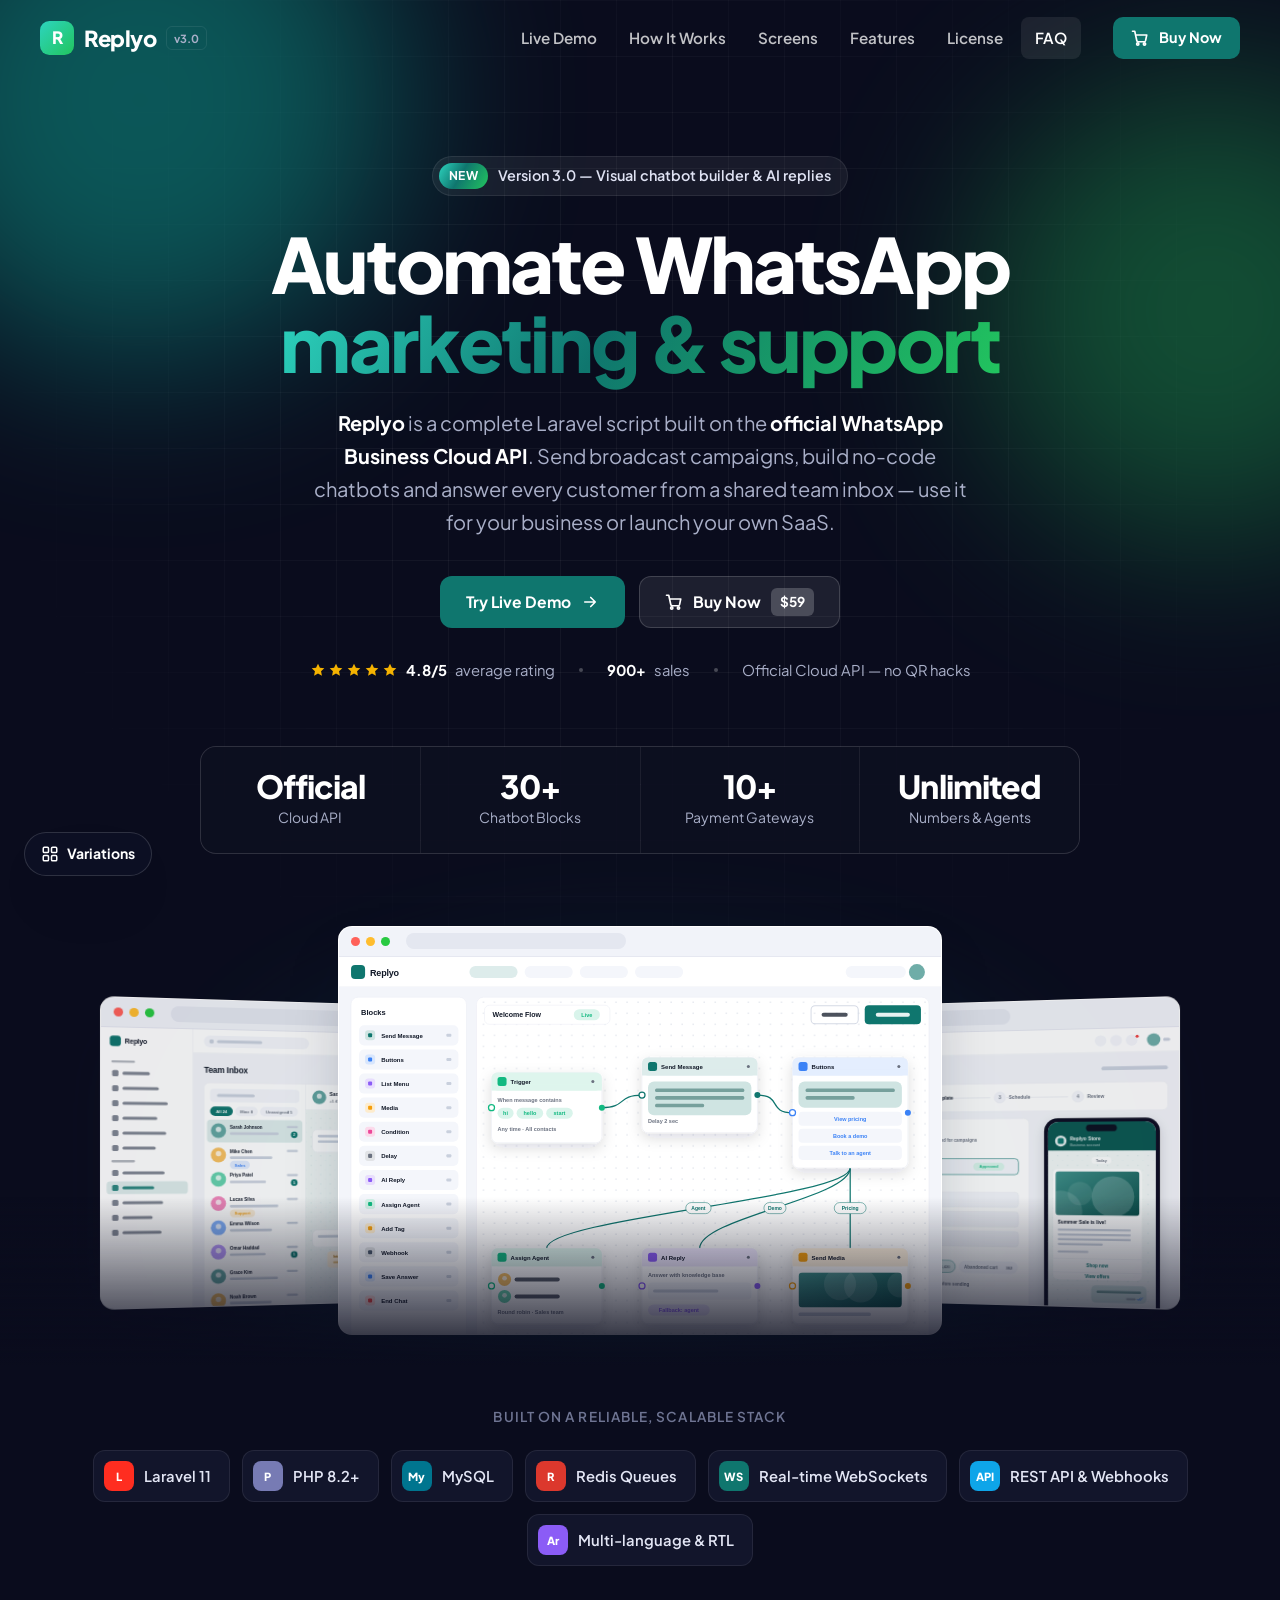
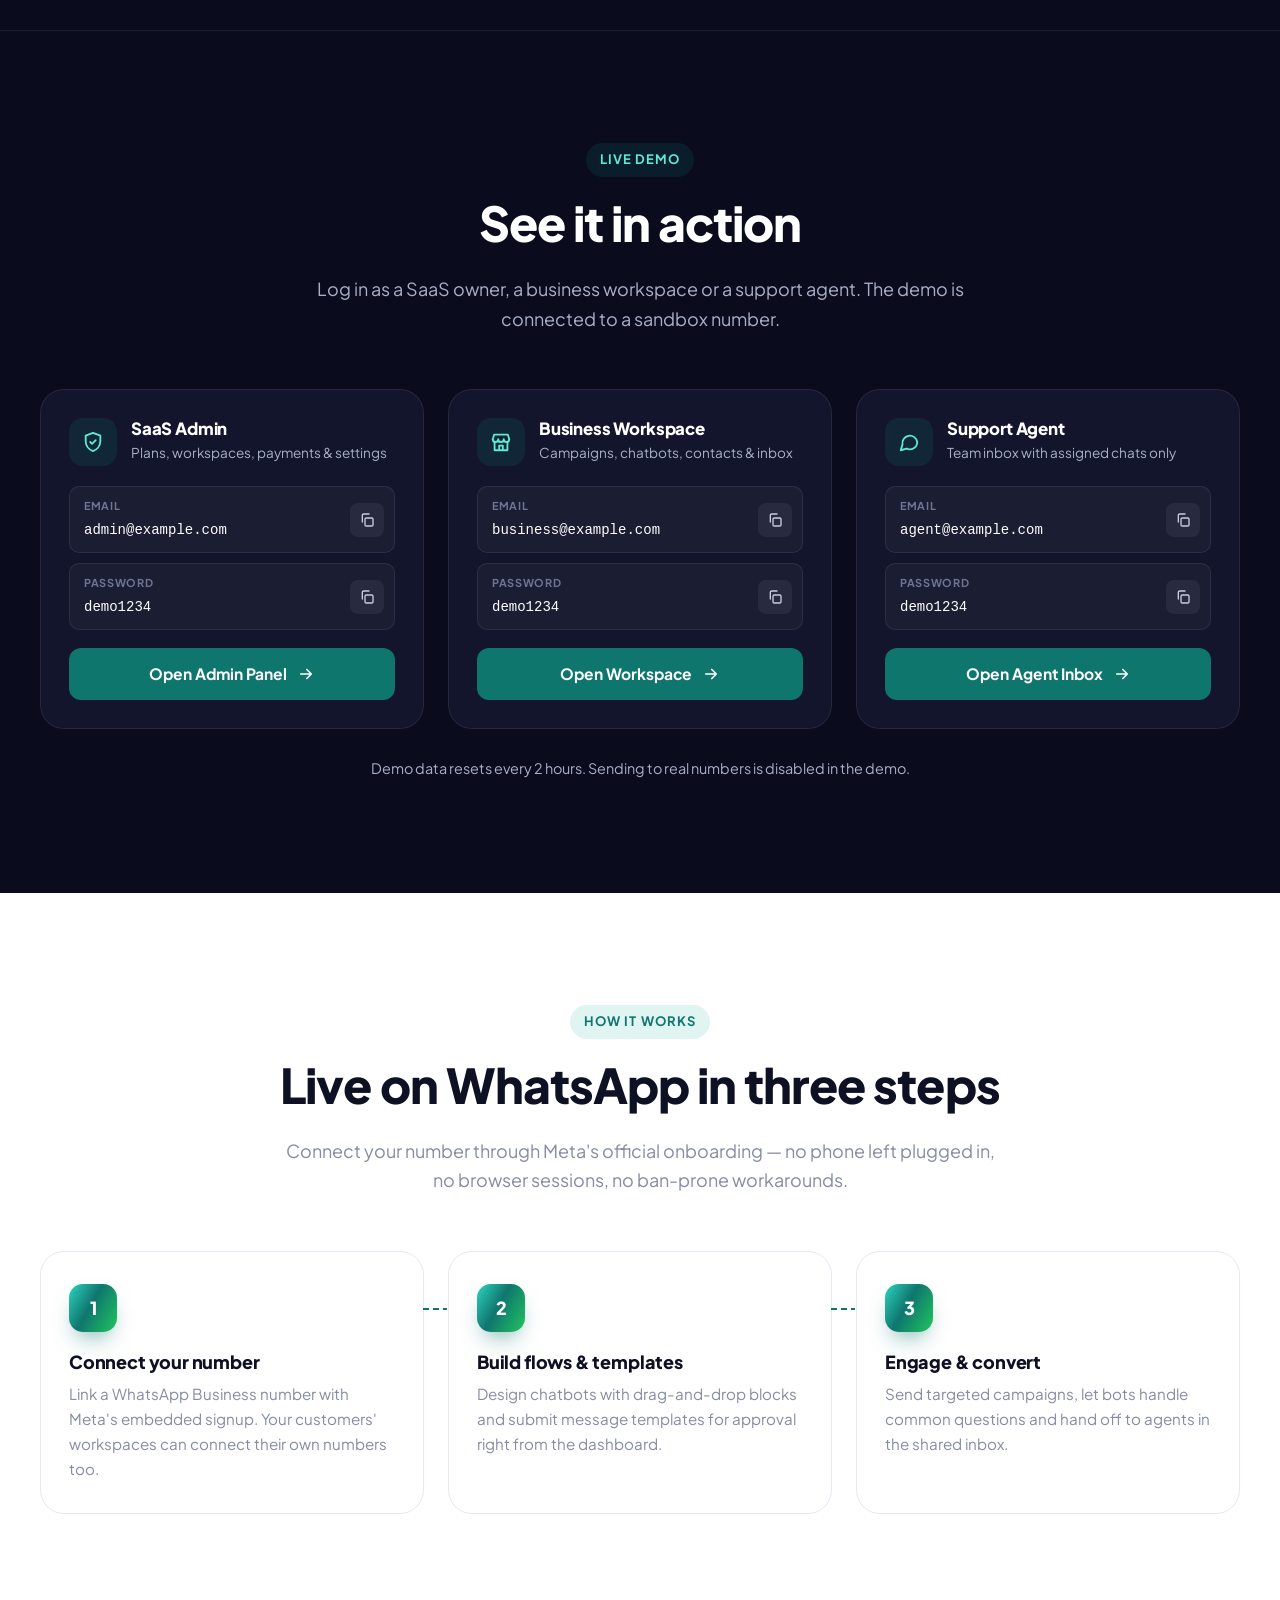
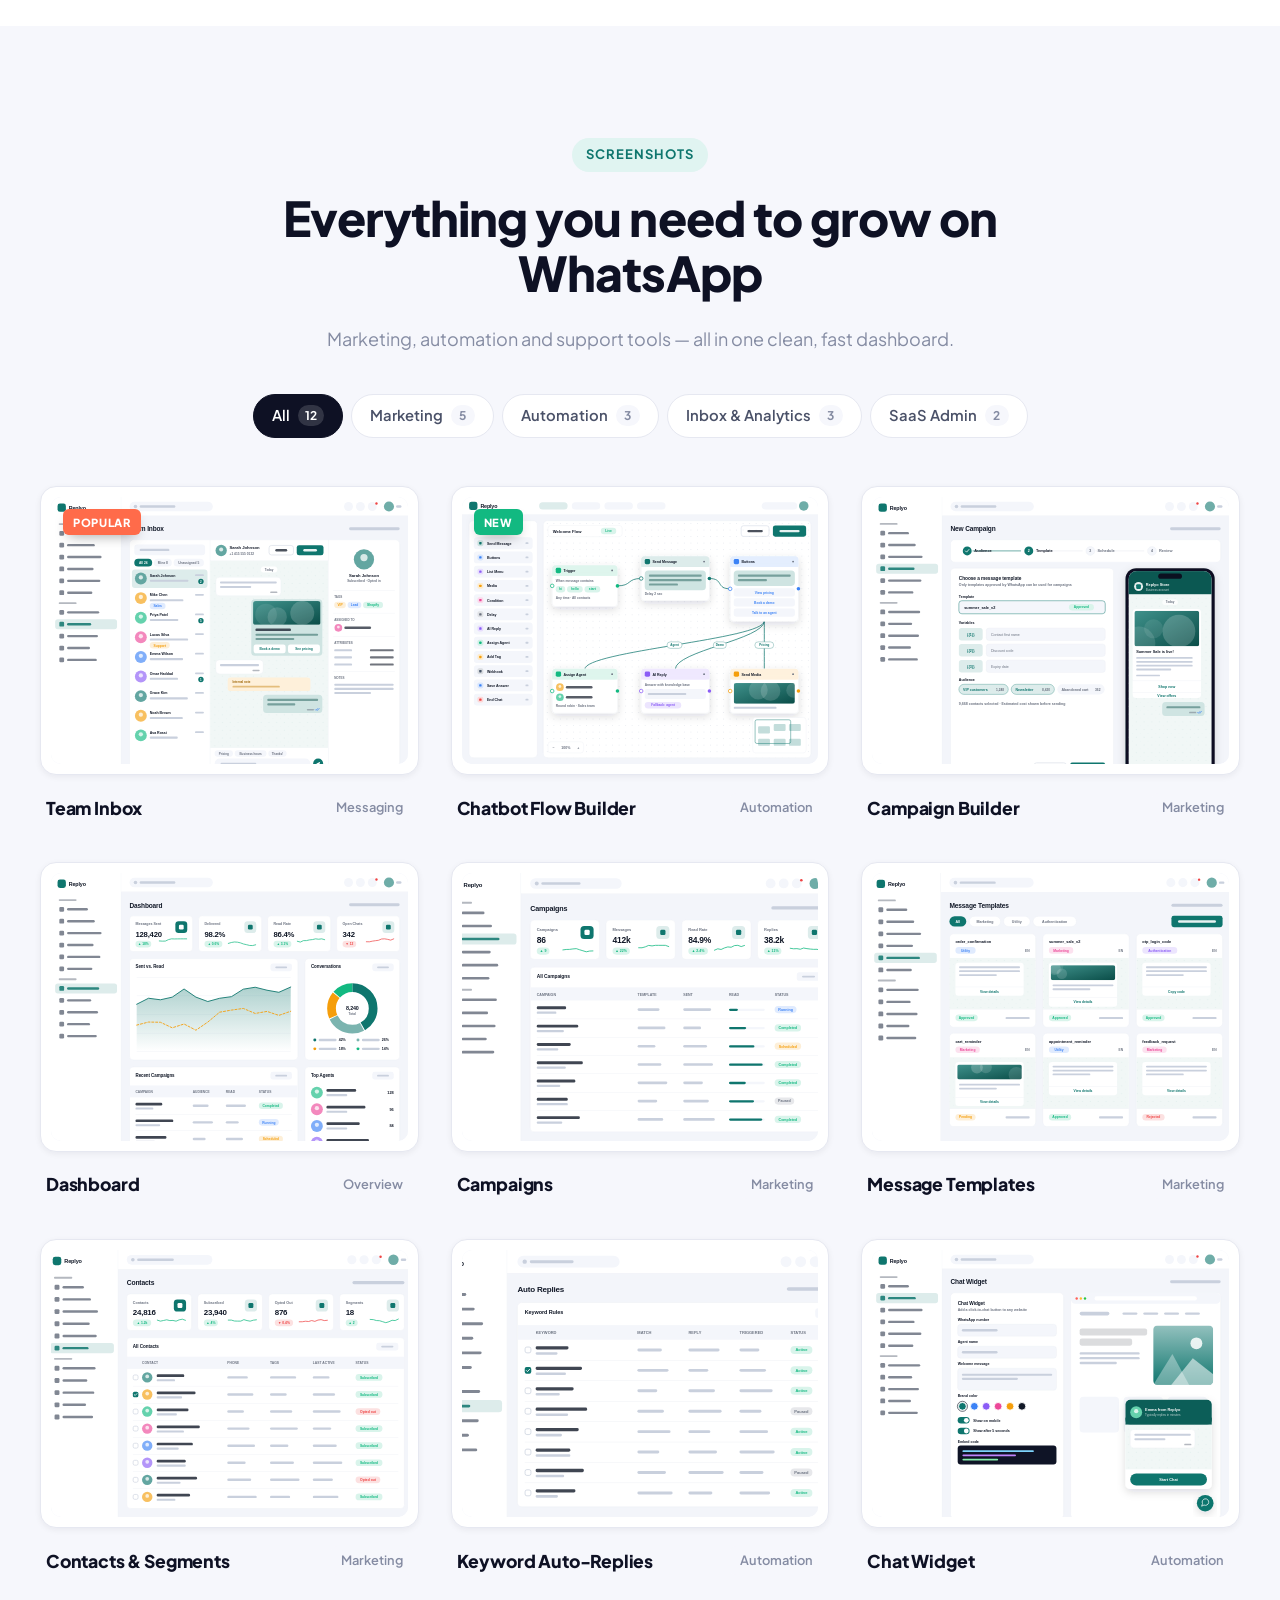
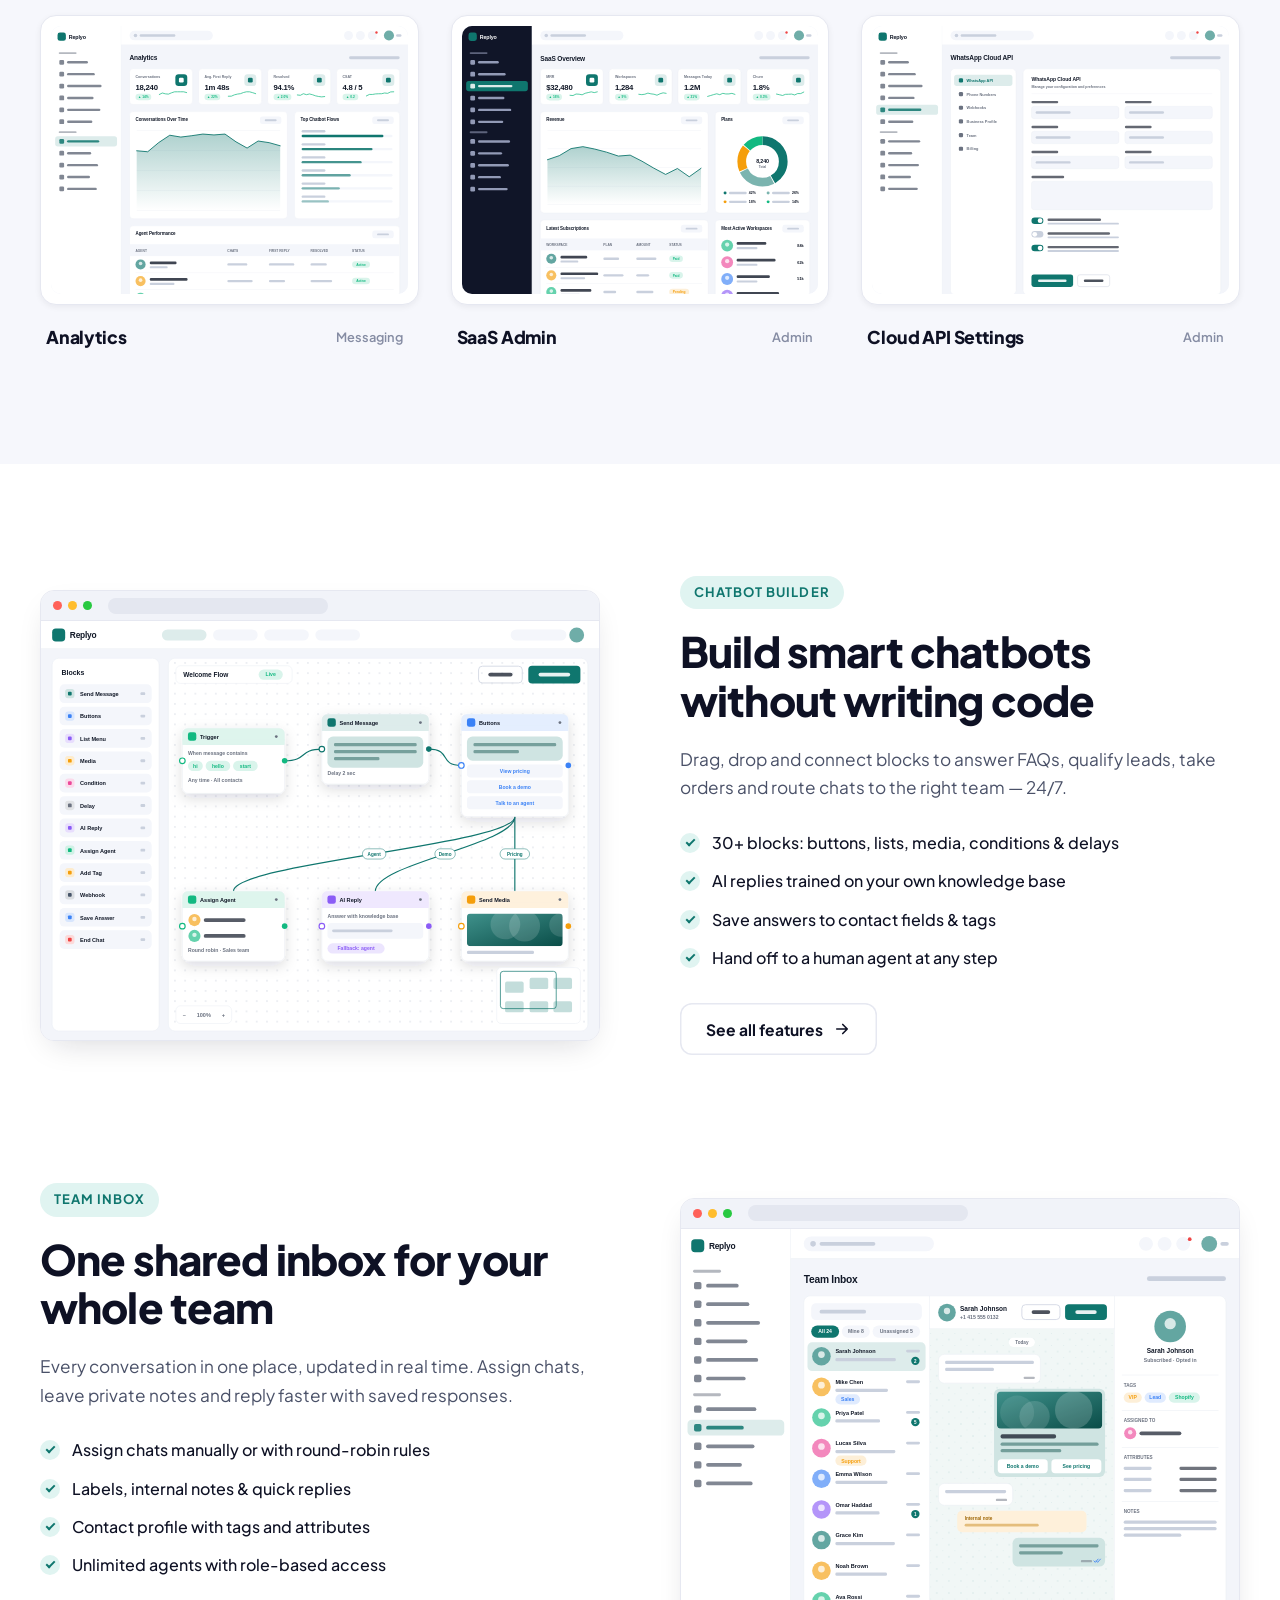
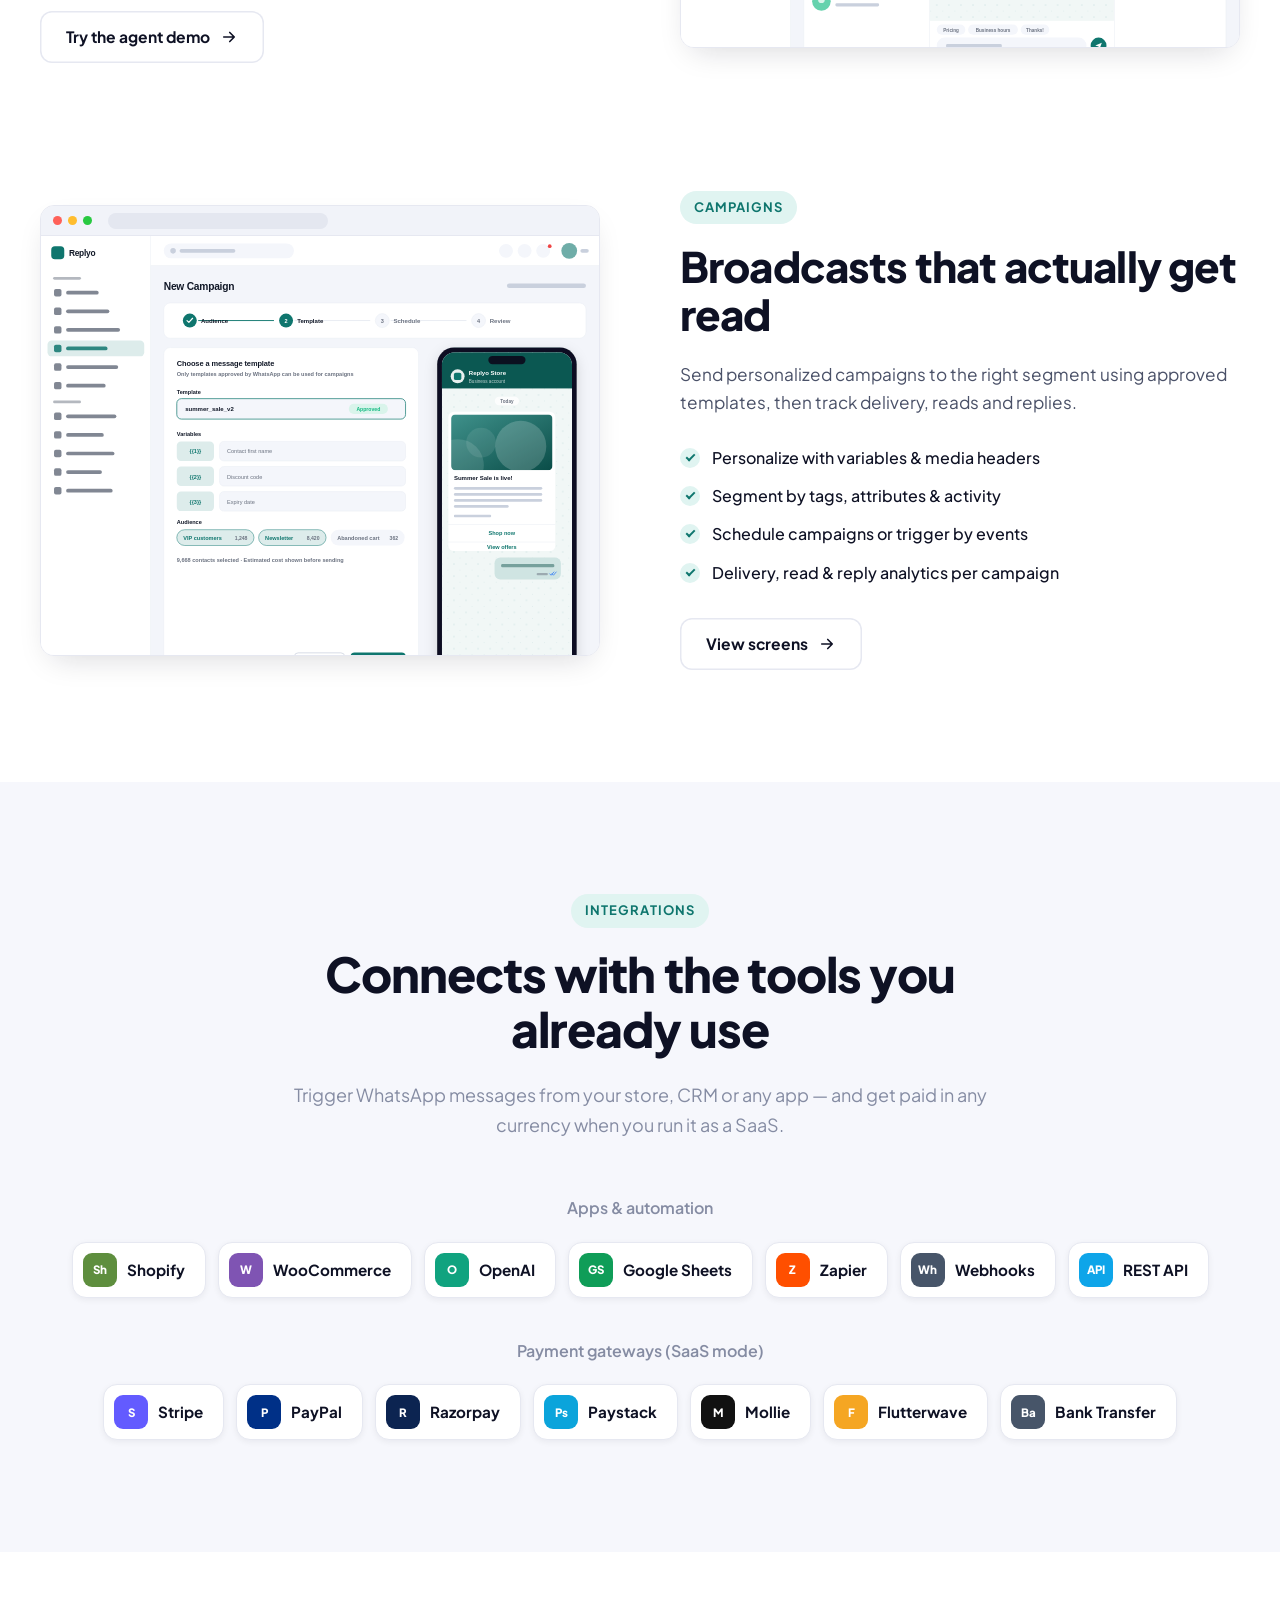
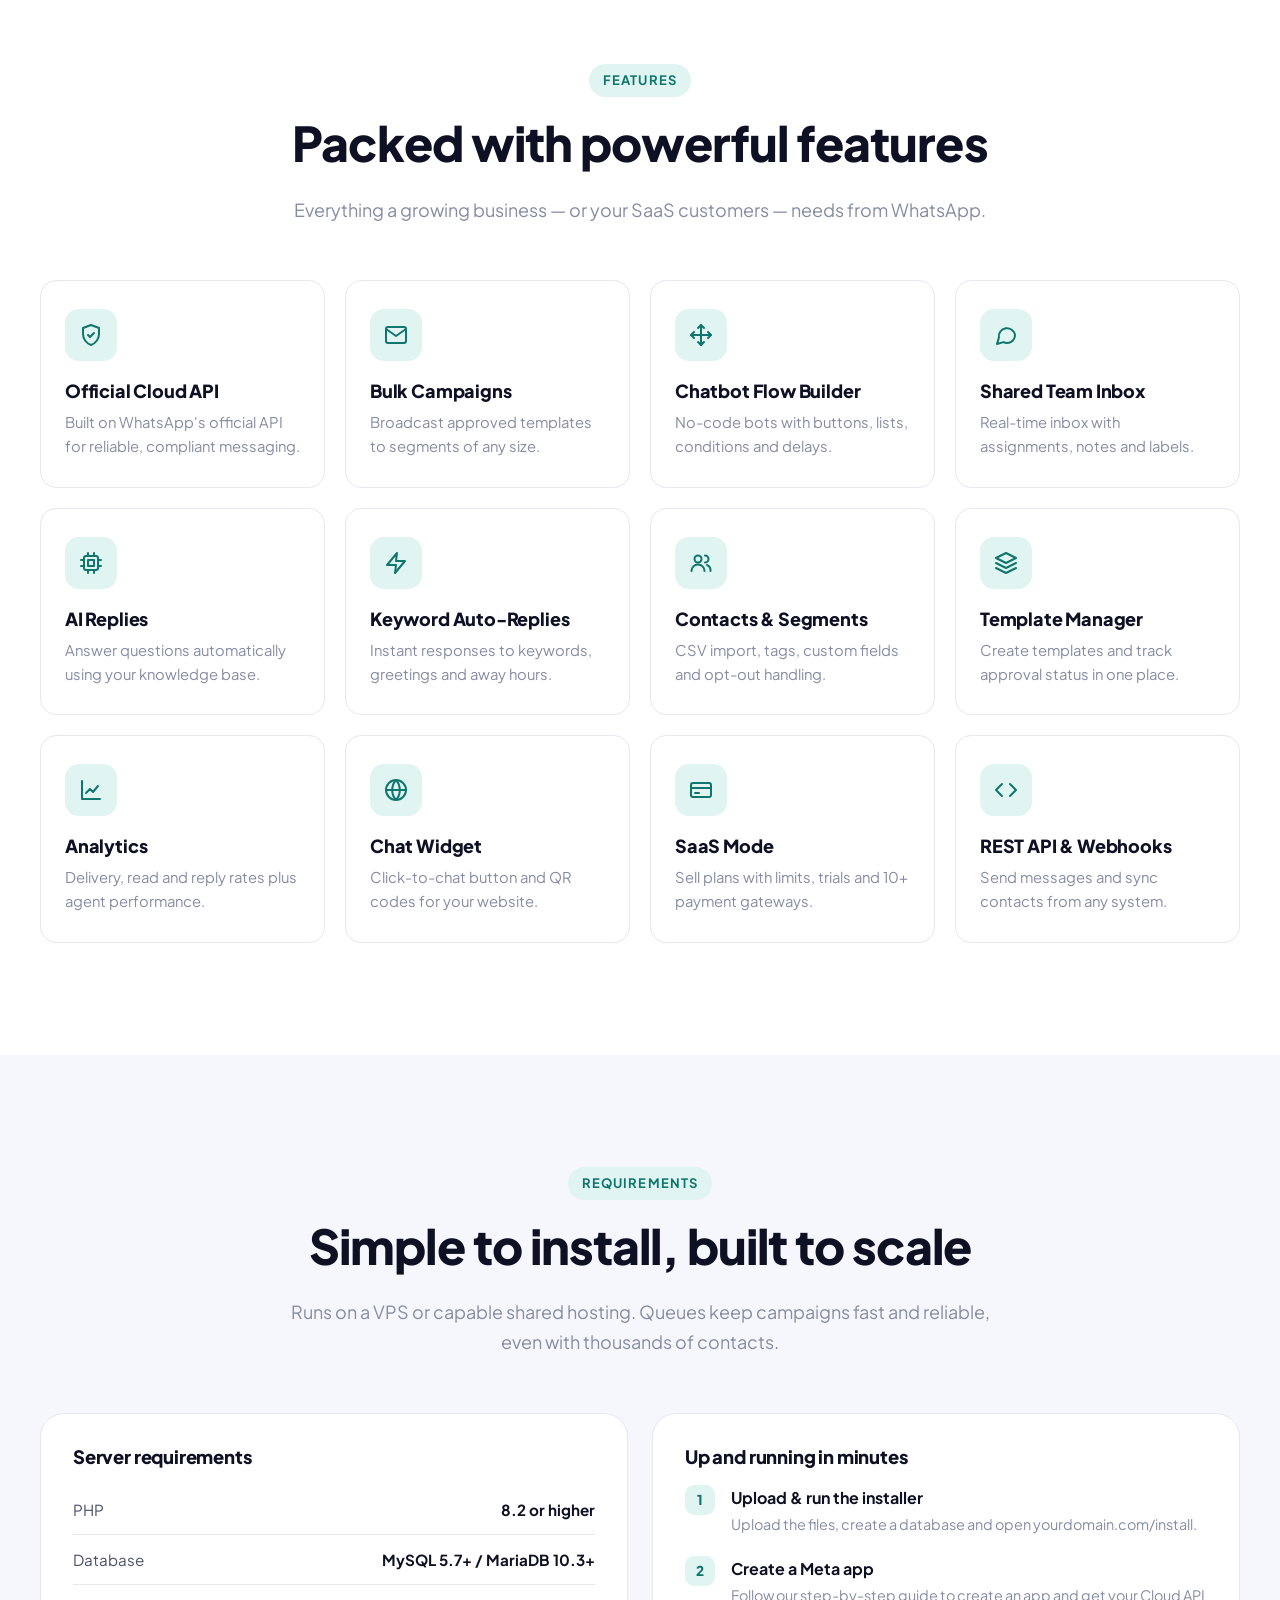
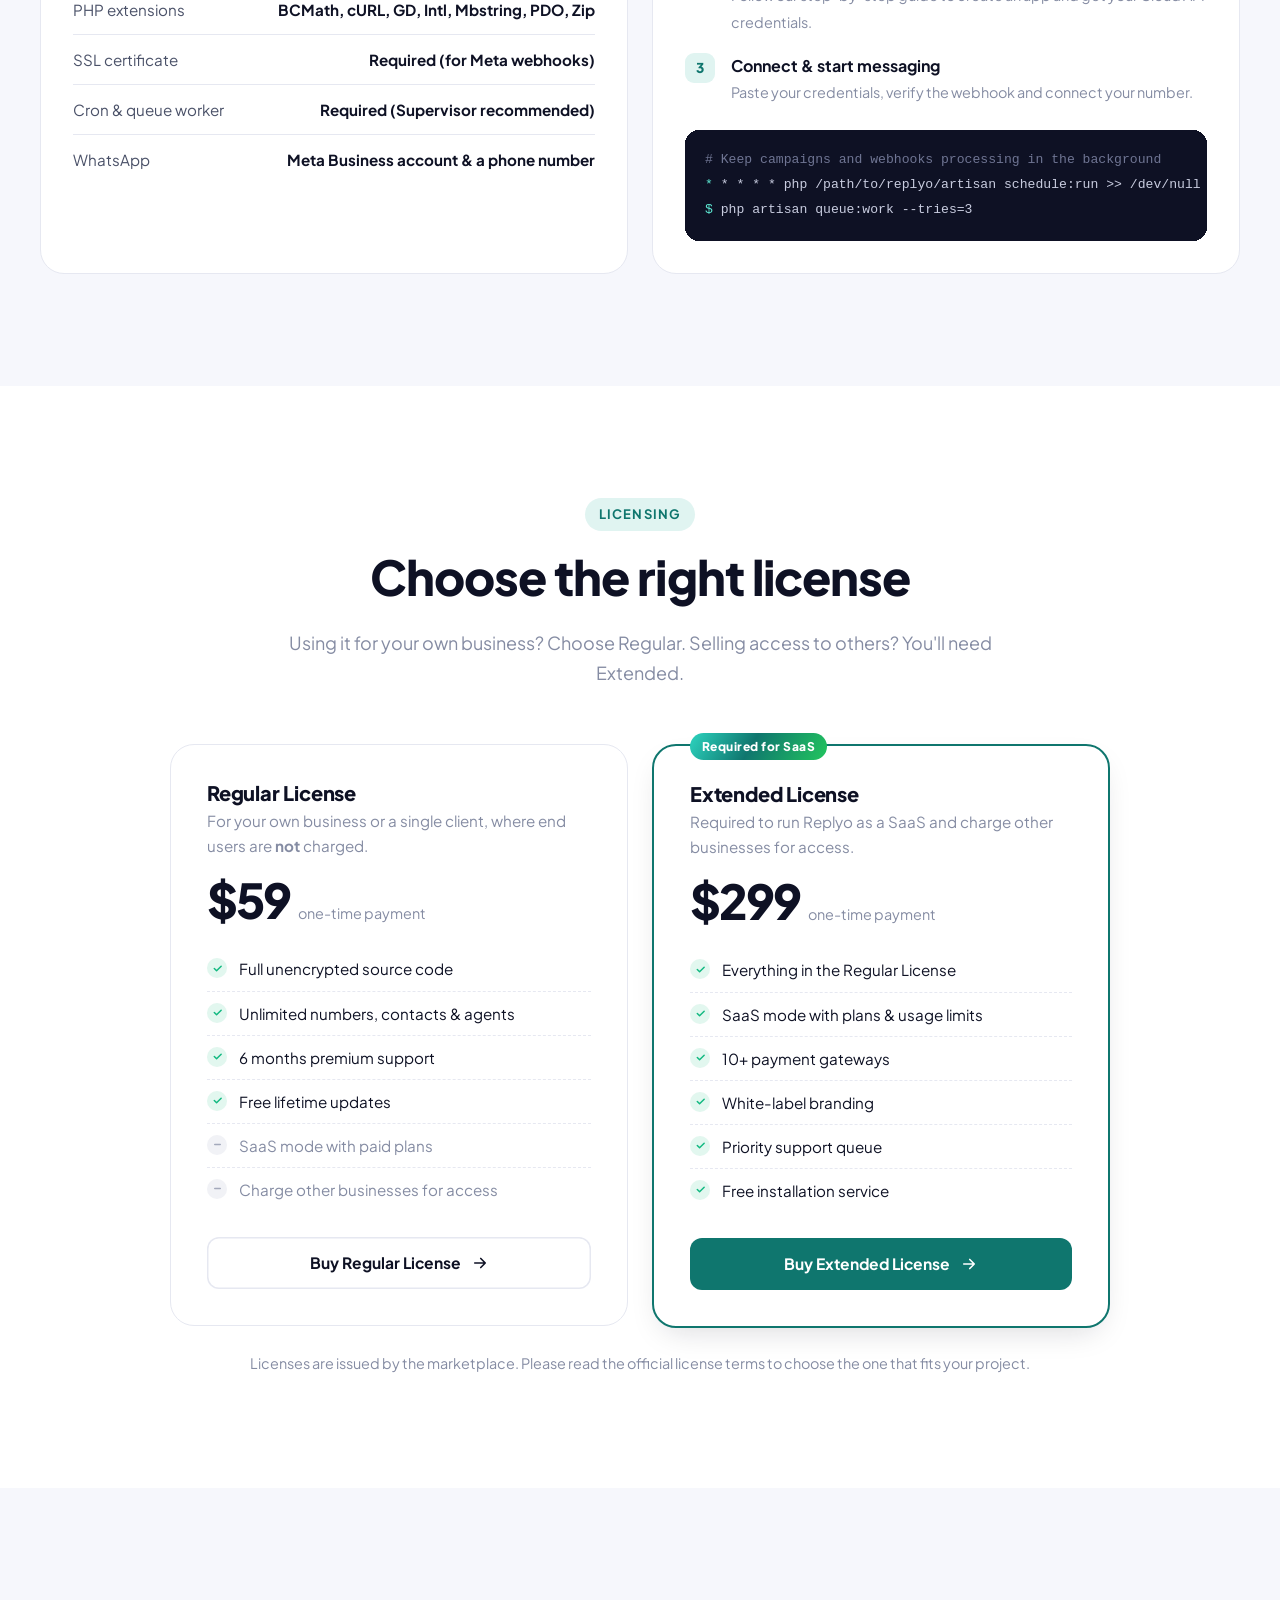
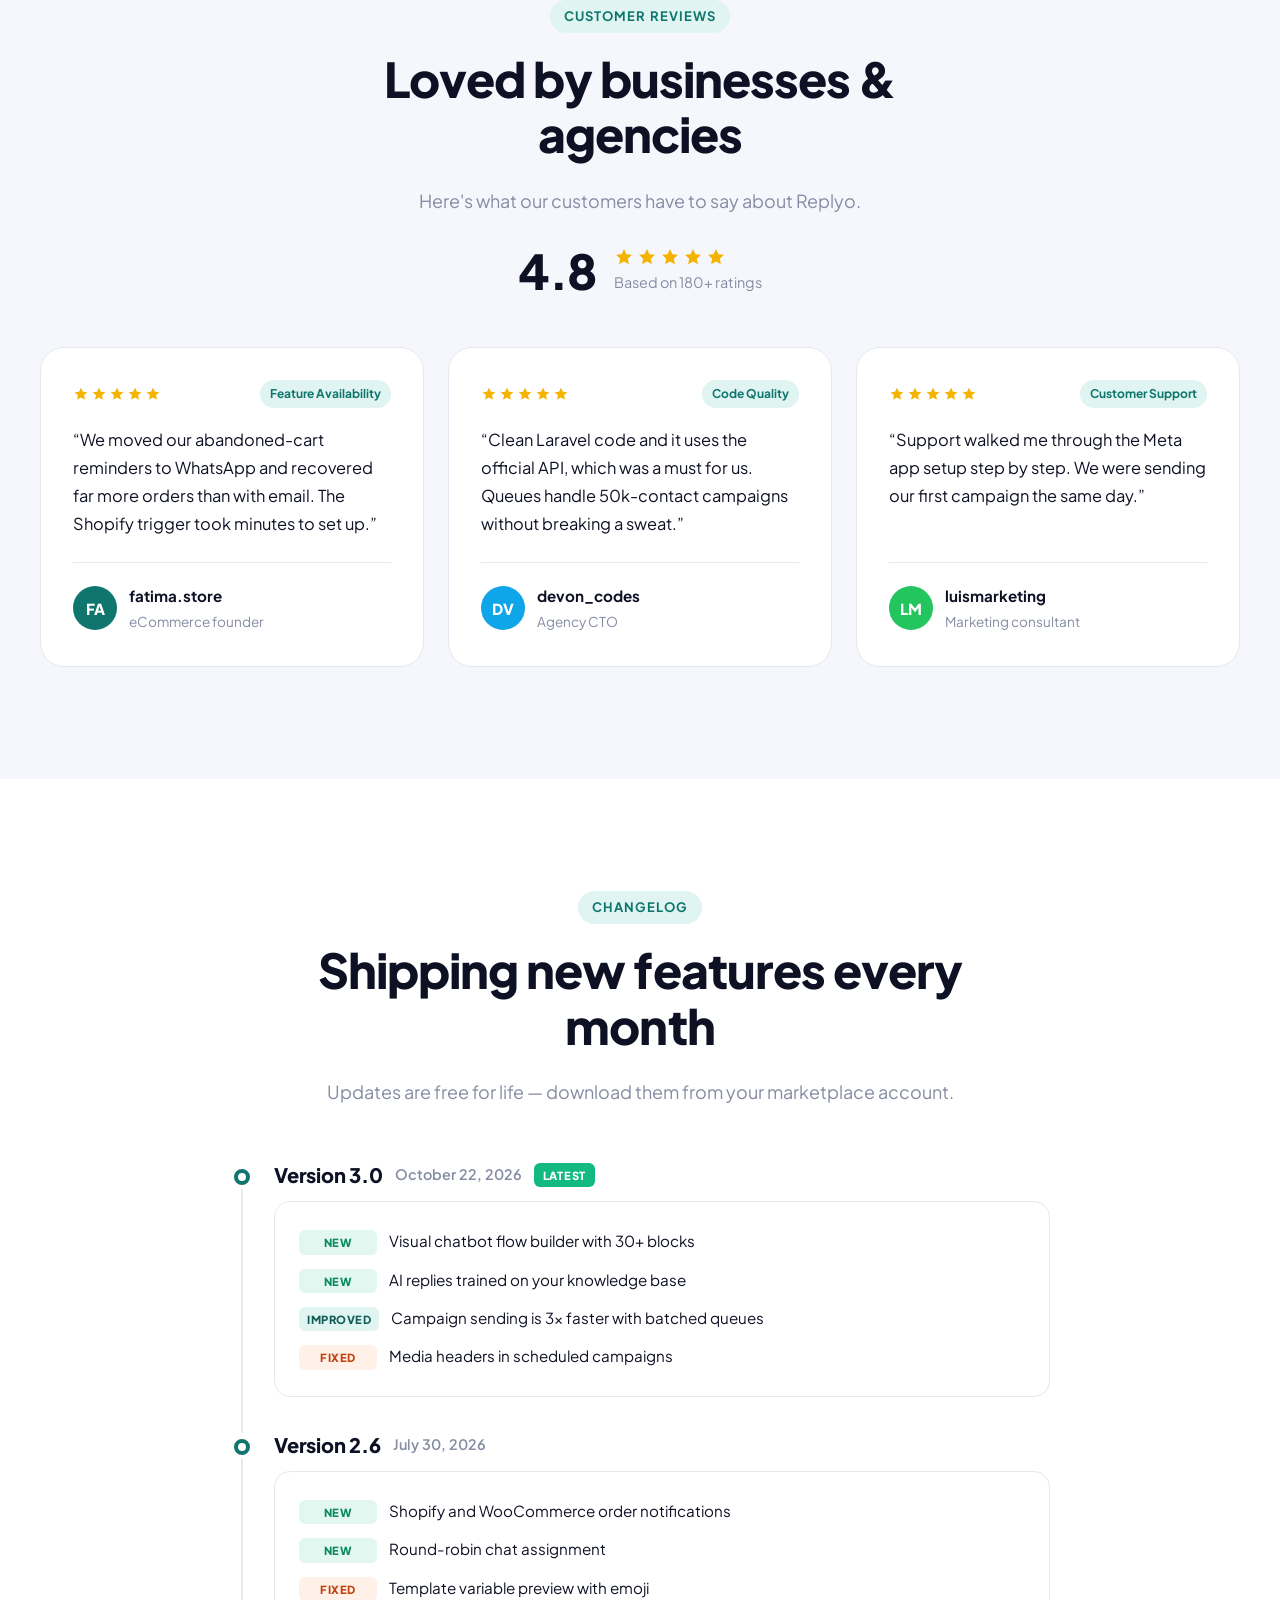
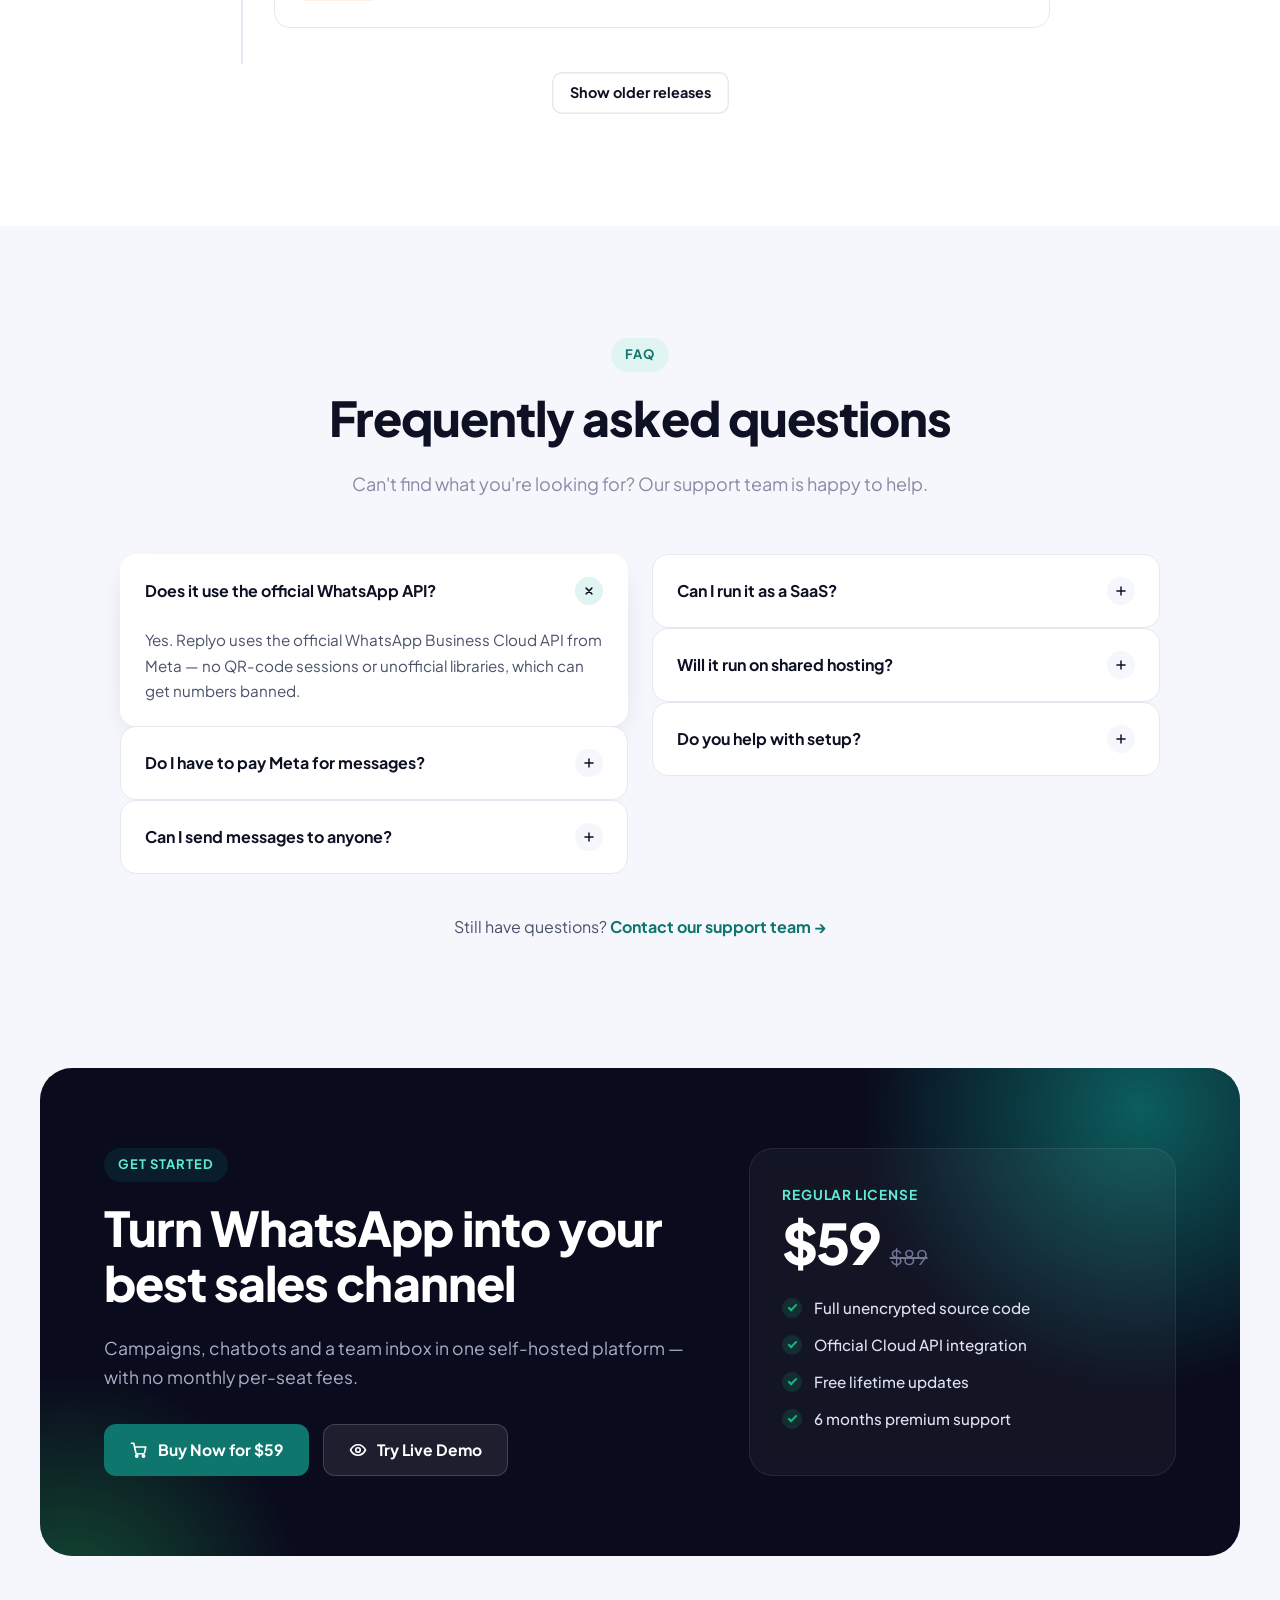
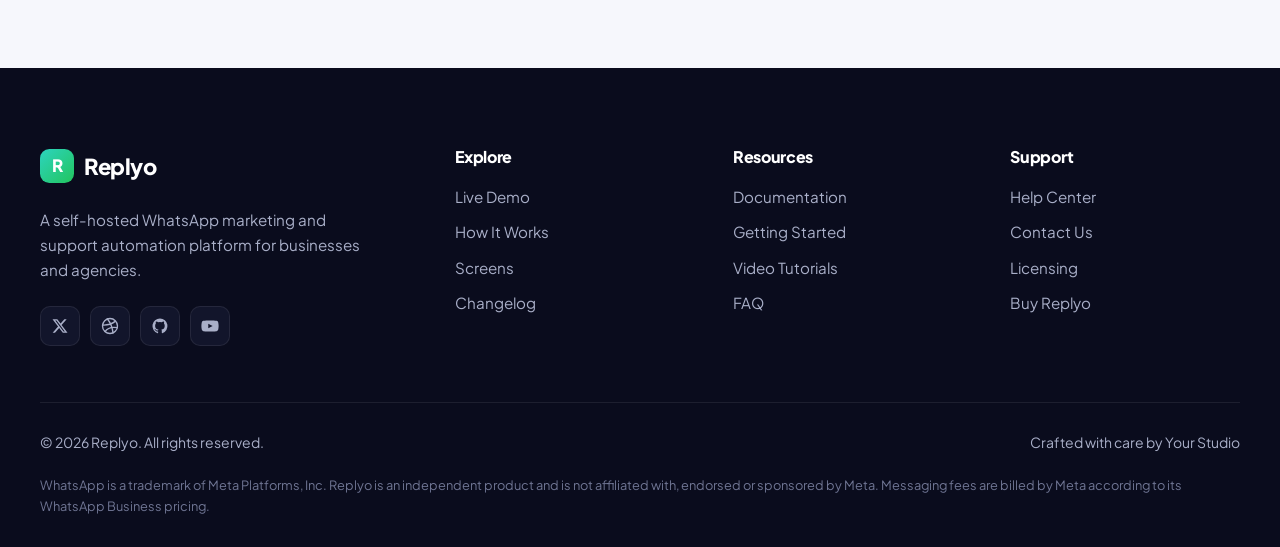
<file: php-whatsapp-automation.html>
<!doctype html>
<html lang="en">
<head>
  <meta charset="utf-8">
  <meta name="viewport" content="width=device-width, initial-scale=1">
  <title>Replyo — WhatsApp Marketing &amp; Automation SaaS (PHP Script)</title>
  <meta name="description" content="Replyo is a Laravel script for WhatsApp marketing and support automation on the official WhatsApp Business Cloud API: bulk campaigns, a chatbot flow builder, a shared team inbox and SaaS billing.">
  <meta name="theme-color" content="#0a0c1d">

  <meta property="og:type" content="website">
  <meta property="og:title" content="Replyo — WhatsApp Marketing &amp; Automation SaaS (PHP Script)">
  <meta property="og:description" content="Replyo is a Laravel script for WhatsApp marketing and support automation on the official WhatsApp Business Cloud API: bulk campaigns, a chatbot flow builder, a shared team inbox and SaaS billing.">
  <meta property="og:image" content="assets/img/wa/flow-builder.svg">

  <link rel="icon" href="assets/img/favicon.svg" type="image/svg+xml">
  <link rel="preconnect" href="https://fonts.googleapis.com">
  <link rel="preconnect" href="https://fonts.gstatic.com" crossorigin>
  <link href="https://fonts.googleapis.com/css2?family=Plus+Jakarta+Sans:wght@400;500;600;700;800&display=swap" rel="stylesheet">
  <link rel="stylesheet" href="assets/css/style.css">
</head>
<body class="theme-wa">
  <a class="skip-link" href="#main">Skip to content</a>

  <!-- Icon sprite ========================================================= -->
  <svg width="0" height="0" style="position:absolute" aria-hidden="true">
    <defs>
      <symbol id="i-arrow" viewBox="0 0 24 24" fill="none" stroke="currentColor" stroke-width="2.2" stroke-linecap="round" stroke-linejoin="round"><path d="M5 12h14M13 6l6 6-6 6"/></symbol>
      <symbol id="i-up" viewBox="0 0 24 24" fill="none" stroke="currentColor" stroke-width="2.4" stroke-linecap="round" stroke-linejoin="round"><path d="M12 19V5M6 11l6-6 6 6"/></symbol>
      <symbol id="i-star" viewBox="0 0 24 24" fill="currentColor"><path d="M12 2.5l2.9 6.1 6.6.8-4.9 4.6 1.3 6.6L12 17.3l-5.9 3.3 1.3-6.6L2.5 9.4l6.6-.8z"/></symbol>
      <symbol id="i-plus" viewBox="0 0 24 24" fill="none" stroke="currentColor" stroke-width="2.5" stroke-linecap="round" stroke-linejoin="round"><path d="M12 5v14M5 12h14"/></symbol>
      <symbol id="i-cart" viewBox="0 0 24 24" fill="none" stroke="currentColor" stroke-width="2.2" stroke-linecap="round" stroke-linejoin="round"><circle cx="9" cy="20" r="1.5"/><circle cx="18" cy="20" r="1.5"/><path d="M2 3h3l2.7 12.4a2 2 0 0 0 2 1.6h7.7a2 2 0 0 0 2-1.5L21 8H6"/></symbol>
      <symbol id="i-eye" viewBox="0 0 24 24" fill="none" stroke="currentColor" stroke-width="2.2" stroke-linecap="round" stroke-linejoin="round"><path d="M2 12s3.6-7 10-7 10 7 10 7-3.6 7-10 7S2 12 2 12z"/><circle cx="12" cy="12" r="3"/></symbol>
      <symbol id="i-sun" viewBox="0 0 24 24" fill="none" stroke="currentColor" stroke-width="2" stroke-linecap="round" stroke-linejoin="round"><circle cx="12" cy="12" r="4"/><path d="M12 2v2M12 20v2M4.9 4.9l1.4 1.4M17.7 17.7l1.4 1.4M2 12h2M20 12h2M4.9 19.1l1.4-1.4M17.7 6.3l1.4-1.4"/></symbol>
      <symbol id="i-moon" viewBox="0 0 24 24" fill="none" stroke="currentColor" stroke-width="2" stroke-linecap="round" stroke-linejoin="round"><path d="M21 12.8A9 9 0 1 1 11.2 3a7 7 0 0 0 9.8 9.8z"/></symbol>
      <symbol id="i-copy" viewBox="0 0 24 24" fill="none" stroke="currentColor" stroke-width="2" stroke-linecap="round" stroke-linejoin="round"><rect x="9" y="9" width="12" height="12" rx="2"/><path d="M5 15V5a2 2 0 0 1 2-2h8"/></symbol>
      <symbol id="i-check" viewBox="0 0 24 24" fill="none" stroke="currentColor" stroke-width="3" stroke-linecap="round" stroke-linejoin="round"><path d="M5 12l5 5L20 7"/></symbol>
      <symbol id="i-dash" viewBox="0 0 24 24" fill="none" stroke="currentColor" stroke-width="3" stroke-linecap="round" stroke-linejoin="round"><path d="M6 12h12"/></symbol>
      <symbol id="i-grid" viewBox="0 0 24 24" fill="none" stroke="currentColor" stroke-width="2" stroke-linecap="round" stroke-linejoin="round"><rect x="3" y="3" width="7" height="7" rx="1.5"/><rect x="14" y="3" width="7" height="7" rx="1.5"/><rect x="3" y="14" width="7" height="7" rx="1.5"/><rect x="14" y="14" width="7" height="7" rx="1.5"/></symbol>
      <symbol id="i-monitor" viewBox="0 0 24 24" fill="none" stroke="currentColor" stroke-width="2" stroke-linecap="round" stroke-linejoin="round"><rect x="2" y="3" width="20" height="14" rx="2"/><path d="M8 21h8M12 17v4"/></symbol>
      <symbol id="f-responsive" viewBox="0 0 24 24" fill="none" stroke="currentColor" stroke-width="2" stroke-linecap="round" stroke-linejoin="round"><rect x="2" y="4" width="14" height="11" rx="2"/><rect x="17" y="8" width="5" height="12" rx="1.5"/><path d="M6 19h6"/></symbol>
      <symbol id="f-code" viewBox="0 0 24 24" fill="none" stroke="currentColor" stroke-width="2" stroke-linecap="round" stroke-linejoin="round"><path d="M16 18l6-6-6-6M8 6l-6 6 6 6"/></symbol>
      <symbol id="f-layers" viewBox="0 0 24 24" fill="none" stroke="currentColor" stroke-width="2" stroke-linecap="round" stroke-linejoin="round"><path d="M12 2 2 7l10 5 10-5-10-5z"/><path d="m2 17 10 5 10-5M2 12l10 5 10-5"/></symbol>
      <symbol id="f-zap" viewBox="0 0 24 24" fill="none" stroke="currentColor" stroke-width="2" stroke-linecap="round" stroke-linejoin="round"><path d="M13 2 3 14h9l-1 8 10-12h-9l1-8z"/></symbol>
      <symbol id="f-search" viewBox="0 0 24 24" fill="none" stroke="currentColor" stroke-width="2" stroke-linecap="round" stroke-linejoin="round"><circle cx="11" cy="11" r="7"/><path d="m21 21-4.3-4.3"/></symbol>
      <symbol id="f-type" viewBox="0 0 24 24" fill="none" stroke="currentColor" stroke-width="2" stroke-linecap="round" stroke-linejoin="round"><path d="M4 7V4h16v3M9 20h6M12 4v16"/></symbol>
      <symbol id="f-mail" viewBox="0 0 24 24" fill="none" stroke="currentColor" stroke-width="2" stroke-linecap="round" stroke-linejoin="round"><rect x="2" y="4" width="20" height="16" rx="2"/><path d="m22 6-10 7L2 6"/></symbol>
      <symbol id="f-globe" viewBox="0 0 24 24" fill="none" stroke="currentColor" stroke-width="2" stroke-linecap="round" stroke-linejoin="round"><circle cx="12" cy="12" r="10"/><path d="M2 12h20M12 2a15 15 0 0 1 0 20M12 2a15 15 0 0 0 0 20"/></symbol>
      <symbol id="f-book" viewBox="0 0 24 24" fill="none" stroke="currentColor" stroke-width="2" stroke-linecap="round" stroke-linejoin="round"><path d="M4 19.5A2.5 2.5 0 0 1 6.5 17H20V3H6.5A2.5 2.5 0 0 0 4 5.5v14z"/><path d="M4 19.5A2.5 2.5 0 0 0 6.5 22H20v-5"/></symbol>
      <symbol id="f-refresh" viewBox="0 0 24 24" fill="none" stroke="currentColor" stroke-width="2" stroke-linecap="round" stroke-linejoin="round"><path d="M21 12a9 9 0 1 1-2.6-6.4L21 8"/><path d="M21 3v5h-5"/></symbol>
      <symbol id="f-support" viewBox="0 0 24 24" fill="none" stroke="currentColor" stroke-width="2" stroke-linecap="round" stroke-linejoin="round"><circle cx="12" cy="12" r="10"/><circle cx="12" cy="12" r="4"/><path d="m4.9 4.9 4.3 4.3M14.8 14.8l4.3 4.3M14.8 9.2l4.3-4.3M4.9 19.1l4.3-4.3"/></symbol>
      <symbol id="f-a11y" viewBox="0 0 24 24" fill="none" stroke="currentColor" stroke-width="2" stroke-linecap="round" stroke-linejoin="round"><circle cx="12" cy="4.5" r="1.5"/><path d="M5 8l7 1.5L19 8M12 9.5V14m0 0-3 7m3-7 3 7"/></symbol>
      <symbol id="f-sparkle" viewBox="0 0 24 24" fill="none" stroke="currentColor" stroke-width="2" stroke-linecap="round" stroke-linejoin="round"><path d="M12 3l1.9 5.1L19 10l-5.1 1.9L12 17l-1.9-5.1L5 10l5.1-1.9z"/><path d="M19 16l.7 1.8 1.8.7-1.8.7L19 21l-.7-1.8-1.8-.7 1.8-.7z"/></symbol>
      <symbol id="f-palette" viewBox="0 0 24 24" fill="none" stroke="currentColor" stroke-width="2" stroke-linecap="round" stroke-linejoin="round"><circle cx="13.5" cy="6.5" r="1"/><circle cx="17.5" cy="10.5" r="1"/><circle cx="8.5" cy="7.5" r="1"/><circle cx="6.5" cy="12.5" r="1"/><path d="M12 2a10 10 0 0 0 0 20c1.1 0 2-.9 2-2 0-.5-.2-1-.5-1.3-.3-.4-.5-.8-.5-1.3 0-1.1.9-2 2-2h2.3A5.7 5.7 0 0 0 22 9.8C22 5.5 17.5 2 12 2z"/></symbol>
      <symbol id="f-image" viewBox="0 0 24 24" fill="none" stroke="currentColor" stroke-width="2" stroke-linecap="round" stroke-linejoin="round"><rect x="3" y="3" width="18" height="18" rx="2"/><circle cx="8.5" cy="8.5" r="1.5"/><path d="m21 15-5-5L5 21"/></symbol>
      <symbol id="f-user" viewBox="0 0 24 24" fill="none" stroke="currentColor" stroke-width="2" stroke-linecap="round" stroke-linejoin="round"><circle cx="12" cy="8" r="4"/><path d="M4 21a8 8 0 0 1 16 0"/></symbol>
      <symbol id="f-users" viewBox="0 0 24 24" fill="none" stroke="currentColor" stroke-width="2" stroke-linecap="round" stroke-linejoin="round"><circle cx="9" cy="8" r="3.5"/><path d="M2.5 20a6.5 6.5 0 0 1 13 0"/><path d="M16 4.5a3.5 3.5 0 0 1 0 7M18 14a6 6 0 0 1 3.5 6"/></symbol>
      <symbol id="f-shield" viewBox="0 0 24 24" fill="none" stroke="currentColor" stroke-width="2" stroke-linecap="round" stroke-linejoin="round"><path d="M12 2 4 5v6c0 5 3.4 9.4 8 11 4.6-1.6 8-6 8-11V5l-8-3z"/><path d="m9 12 2 2 4-4"/></symbol>
      <symbol id="f-card" viewBox="0 0 24 24" fill="none" stroke="currentColor" stroke-width="2" stroke-linecap="round" stroke-linejoin="round"><rect x="2" y="5" width="20" height="14" rx="2"/><path d="M2 10h20M6 15h4"/></symbol>
      <symbol id="f-chart" viewBox="0 0 24 24" fill="none" stroke="currentColor" stroke-width="2" stroke-linecap="round" stroke-linejoin="round"><path d="M3 3v18h18"/><path d="M7 15l4-4 3 3 5-6"/></symbol>
      <symbol id="f-box" viewBox="0 0 24 24" fill="none" stroke="currentColor" stroke-width="2" stroke-linecap="round" stroke-linejoin="round"><path d="M21 8 12 3 3 8v8l9 5 9-5V8z"/><path d="m3 8 9 5 9-5M12 13v8"/></symbol>
      <symbol id="f-barcode" viewBox="0 0 24 24" fill="none" stroke="currentColor" stroke-width="2" stroke-linecap="round" stroke-linejoin="round"><path d="M3 5v14M6 5v14M10 5v14M13 5v14M17 5v14M21 5v14"/></symbol>
      <symbol id="f-printer" viewBox="0 0 24 24" fill="none" stroke="currentColor" stroke-width="2" stroke-linecap="round" stroke-linejoin="round"><path d="M6 9V3h12v6"/><rect x="3" y="9" width="18" height="8" rx="2"/><path d="M6 14h12v7H6z"/></symbol>
      <symbol id="f-bell" viewBox="0 0 24 24" fill="none" stroke="currentColor" stroke-width="2" stroke-linecap="round" stroke-linejoin="round"><path d="M18 8a6 6 0 0 0-12 0c0 7-3 9-3 9h18s-3-2-3-9"/><path d="M13.7 21a2 2 0 0 1-3.4 0"/></symbol>
      <symbol id="f-wallet" viewBox="0 0 24 24" fill="none" stroke="currentColor" stroke-width="2" stroke-linecap="round" stroke-linejoin="round"><path d="M20 7H5a2 2 0 0 1 0-4h13v4"/><path d="M3 5v14a2 2 0 0 0 2 2h15V7"/><circle cx="16" cy="14" r="1.5"/></symbol>
      <symbol id="f-key" viewBox="0 0 24 24" fill="none" stroke="currentColor" stroke-width="2" stroke-linecap="round" stroke-linejoin="round"><circle cx="7.5" cy="15.5" r="4.5"/><path d="m10.7 12.3 9.3-9.3M16 7l3 3M14 9l2 2"/></symbol>
      <symbol id="f-cpu" viewBox="0 0 24 24" fill="none" stroke="currentColor" stroke-width="2" stroke-linecap="round" stroke-linejoin="round"><rect x="5" y="5" width="14" height="14" rx="2"/><rect x="9" y="9" width="6" height="6"/><path d="M9 2v3M15 2v3M9 19v3M15 19v3M2 9h3M2 15h3M19 9h3M19 15h3"/></symbol>
      <symbol id="f-chat" viewBox="0 0 24 24" fill="none" stroke="currentColor" stroke-width="2" stroke-linecap="round" stroke-linejoin="round"><path d="M21 12a8 8 0 0 1-11.6 7.1L3 21l1.9-6.4A8 8 0 1 1 21 12z"/></symbol>
      <symbol id="f-store" viewBox="0 0 24 24" fill="none" stroke="currentColor" stroke-width="2" stroke-linecap="round" stroke-linejoin="round"><path d="M3 9l1.5-5h15L21 9"/><path d="M3 9a3 3 0 0 0 6 0 3 3 0 0 0 6 0 3 3 0 0 0 6 0"/><path d="M5 12v9h14v-9M10 21v-5h4v5"/></symbol>
      <symbol id="f-plug" viewBox="0 0 24 24" fill="none" stroke="currentColor" stroke-width="2" stroke-linecap="round" stroke-linejoin="round"><path d="M9 2v6M15 2v6"/><path d="M6 8h12v4a6 6 0 0 1-12 0V8z"/><path d="M12 18v4"/></symbol>
      <symbol id="f-move" viewBox="0 0 24 24" fill="none" stroke="currentColor" stroke-width="2" stroke-linecap="round" stroke-linejoin="round"><path d="M12 2v20M2 12h20"/><path d="m9 5 3-3 3 3M9 19l3 3 3-3M5 9l-3 3 3 3M19 9l3 3-3 3"/></symbol>
      <symbol id="f-download" viewBox="0 0 24 24" fill="none" stroke="currentColor" stroke-width="2" stroke-linecap="round" stroke-linejoin="round"><path d="M12 3v12M7 10l5 5 5-5"/><path d="M4 21h16"/></symbol>
      <symbol id="f-sliders" viewBox="0 0 24 24" fill="none" stroke="currentColor" stroke-width="2" stroke-linecap="round" stroke-linejoin="round"><path d="M4 6h10M18 6h2M4 12h4M12 12h8M4 18h12"/><circle cx="16" cy="6" r="2"/><circle cx="10" cy="12" r="2"/><circle cx="18" cy="18" r="2"/></symbol>
      <symbol id="f-layout" viewBox="0 0 24 24" fill="none" stroke="currentColor" stroke-width="2" stroke-linecap="round" stroke-linejoin="round"><rect x="3" y="3" width="18" height="18" rx="2"/><path d="M3 9h18M9 21V9"/></symbol>
      <symbol id="f-truck" viewBox="0 0 24 24" fill="none" stroke="currentColor" stroke-width="2" stroke-linecap="round" stroke-linejoin="round"><path d="M1 4h14v11H1z"/><path d="M15 8h4l3 3v4h-7"/><circle cx="5.5" cy="18" r="2"/><circle cx="18.5" cy="18" r="2"/></symbol>
      <symbol id="f-calendar" viewBox="0 0 24 24" fill="none" stroke="currentColor" stroke-width="2" stroke-linecap="round" stroke-linejoin="round"><rect x="3" y="4" width="18" height="18" rx="2"/><path d="M16 2v4M8 2v4M3 10h18"/></symbol>
      <symbol id="f-database" viewBox="0 0 24 24" fill="none" stroke="currentColor" stroke-width="2" stroke-linecap="round" stroke-linejoin="round"><ellipse cx="12" cy="5" rx="8" ry="3"/><path d="M4 5v14c0 1.7 3.6 3 8 3s8-1.3 8-3V5"/><path d="M4 12c0 1.7 3.6 3 8 3s8-1.3 8-3"/></symbol>
      <symbol id="f-receipt" viewBox="0 0 24 24" fill="none" stroke="currentColor" stroke-width="2" stroke-linecap="round" stroke-linejoin="round"><path d="M5 2h14v20l-3-2-2 2-2-2-2 2-2-2-3 2z"/><path d="M9 7h6M9 11h6M9 15h4"/></symbol>
      <symbol id="f-lock" viewBox="0 0 24 24" fill="none" stroke="currentColor" stroke-width="2" stroke-linecap="round" stroke-linejoin="round"><rect x="4" y="11" width="16" height="10" rx="2"/><path d="M8 11V7a4 4 0 0 1 8 0v4"/></symbol>
      <symbol id="f-scan" viewBox="0 0 24 24" fill="none" stroke="currentColor" stroke-width="2" stroke-linecap="round" stroke-linejoin="round"><path d="M3 7V3h4M17 3h4v4M21 17v4h-4M7 21H3v-4"/><path d="M7 12h10"/></symbol>
      <symbol id="f-swap" viewBox="0 0 24 24" fill="none" stroke="currentColor" stroke-width="2" stroke-linecap="round" stroke-linejoin="round"><path d="M7 4 3 8l4 4M3 8h14M17 20l4-4-4-4M21 16H7"/></symbol>
      <symbol id="f-tag" viewBox="0 0 24 24" fill="none" stroke="currentColor" stroke-width="2" stroke-linecap="round" stroke-linejoin="round"><path d="M20.6 13.4 13.4 20.6a2 2 0 0 1-2.8 0L3 13V3h10l7.6 7.6a2 2 0 0 1 0 2.8z"/><circle cx="7.5" cy="7.5" r="1.5"/></symbol>
      <symbol id="s-x" viewBox="0 0 24 24" fill="currentColor"><path d="M17.8 3h3.1l-6.8 7.7L22 21h-6.2l-4.9-6.4L5.3 21H2.2l7.2-8.3L2 3h6.4l4.4 5.8L17.8 3zm-1.1 16.2h1.7L7.4 4.7H5.6l11.1 14.5z"/></symbol>
      <symbol id="s-dribbble" viewBox="0 0 24 24" fill="none" stroke="currentColor" stroke-width="1.8" stroke-linecap="round" stroke-linejoin="round"><circle cx="12" cy="12" r="10"/><path d="M8.6 2.6C13 8 15.2 13.8 16 21.1M2.1 10.7c5.3.3 11.5-.9 16.9-4.9M5.3 19.4c3.3-4.6 8.7-6.6 16.5-5.2"/></symbol>
      <symbol id="s-github" viewBox="0 0 24 24" fill="currentColor"><path d="M12 2a10 10 0 0 0-3.2 19.5c.5.1.7-.2.7-.5v-1.7c-2.8.6-3.4-1.2-3.4-1.2-.4-1.2-1.1-1.5-1.1-1.5-.9-.6.1-.6.1-.6 1 .1 1.5 1 1.5 1 .9 1.5 2.4 1.1 2.9.8.1-.6.4-1.1.6-1.3-2.2-.3-4.6-1.1-4.6-5a3.9 3.9 0 0 1 1-2.7c-.1-.3-.4-1.3.1-2.7 0 0 .8-.3 2.8 1a9.7 9.7 0 0 1 5 0c1.9-1.3 2.8-1 2.8-1 .5 1.4.2 2.4.1 2.7a3.9 3.9 0 0 1 1 2.7c0 3.9-2.3 4.7-4.6 5 .4.3.7.9.7 1.9V21c0 .3.2.6.7.5A10 10 0 0 0 12 2z"/></symbol>
      <symbol id="s-youtube" viewBox="0 0 24 24" fill="currentColor"><path d="M23 7.2a3 3 0 0 0-2.1-2.1C19 4.6 12 4.6 12 4.6s-7 0-8.9.5A3 3 0 0 0 1 7.2 31 31 0 0 0 .5 12a31 31 0 0 0 .5 4.8 3 3 0 0 0 2.1 2.1c1.9.5 8.9.5 8.9.5s7 0 8.9-.5a3 3 0 0 0 2.1-2.1 31 31 0 0 0 .5-4.8 31 31 0 0 0-.5-4.8zM9.7 15.1V8.9l5.8 3.1-5.8 3.1z"/></symbol>
    </defs>
  </svg>

  <!-- Header ============================================================== -->
  <header class="header">
    <div class="container">
      <a class="logo" href="#top" aria-label="Replyo home">
        <svg viewBox="0 0 40 40" aria-hidden="true"><defs><linearGradient id="lg-logo" x1="0" y1="0" x2="1" y2="1"><stop offset="0" stop-color="#2dd4bf"/><stop offset="1" stop-color="#22c55e"/></linearGradient></defs><rect width="40" height="40" rx="11" fill="url(#lg-logo)"/><text x="20" y="27.5" text-anchor="middle" font-family="Plus Jakarta Sans, Arial, sans-serif" font-size="20" font-weight="800" fill="#fff">R</text></svg>
        Replyo <small>v3.0</small>
      </a>

      <nav class="nav" id="site-nav" aria-label="Primary">
        <ul>
          <li><a href="#demo">Live Demo</a></li>
          <li><a href="#how">How It Works</a></li>
          <li><a href="#screens">Screens</a></li>
          <li><a href="#features">Features</a></li>
          <li><a href="#license">License</a></li>
          <li><a href="#faq">FAQ</a></li>
          <li class="nav__buy"><a class="btn" href="https://codecanyon.net/" target="_blank" rel="noopener">Buy Replyo — $59</a></li>
        </ul>
      </nav>

      <div class="header__cta">
        <a class="btn btn--sm" href="https://codecanyon.net/" target="_blank" rel="noopener">
          <svg aria-hidden="true"><use href="#i-cart"/></svg> Buy Now
        </a>
        <button class="nav-toggle" type="button" aria-controls="site-nav" aria-expanded="false" aria-label="Open menu"><span></span></button>
      </div>
    </div>
  </header>

  <main id="main">
    <!-- Hero ============================================================== -->
    <section class="hero" id="top">
      <span class="hero__glow hero__glow--1"></span>
      <span class="hero__glow hero__glow--2"></span>
      <span class="hero__glow hero__glow--3"></span>

      <div class="container">
        <div class="hero__content">
          <a class="hero__badge" href="#changelog"><b>NEW</b> Version 3.0 — Visual chatbot builder &amp; AI replies</a>
          <h1>Automate WhatsApp <span class="text-grad">marketing &amp; support</span></h1>
          <p class="hero__lead"><strong>Replyo</strong> is a complete Laravel script built on the <strong>official WhatsApp Business Cloud API</strong>. Send broadcast campaigns, build no-code chatbots and answer every customer from a shared team inbox — use it for your business or launch your own SaaS.</p>
          <div class="hero__actions">
            <a class="btn" href="#demo">Try Live Demo <svg aria-hidden="true"><use href="#i-arrow"/></svg></a>
            <a class="btn btn--ghost" href="https://codecanyon.net/" target="_blank" rel="noopener">
              <svg aria-hidden="true"><use href="#i-cart"/></svg> Buy Now <span class="price">$59</span>
            </a>
          </div>
          <div class="hero__trust">
            <span>
              <span class="stars" aria-hidden="true"><svg aria-hidden="true"><use href="#i-star"/></svg><svg aria-hidden="true"><use href="#i-star"/></svg><svg aria-hidden="true"><use href="#i-star"/></svg><svg aria-hidden="true"><use href="#i-star"/></svg><svg aria-hidden="true"><use href="#i-star"/></svg></span>
              <span><strong>4.8/5</strong> average rating</span>
            </span>
            <i class="dot-sep" aria-hidden="true"></i>
            <span><strong>900+</strong> sales</span>
            <i class="dot-sep" aria-hidden="true"></i>
            <span>Official Cloud API — no QR hacks</span>
          </div>
        </div>

        <div class="hero__stats" data-reveal>
          <div><strong>Official</strong><span>Cloud API</span></div>
          <div><strong data-count="30" data-suffix="+">30+</strong><span>Chatbot Blocks</span></div>
          <div><strong data-count="10" data-suffix="+">10+</strong><span>Payment Gateways</span></div>
          <div><strong>Unlimited</strong><span>Numbers &amp; Agents</span></div>
        </div>

        <div class="hero__showcase" aria-hidden="true">
          <div class="browser browser--left">
            <div class="browser__bar"><i></i><i></i><i></i><span class="browser__url"></span></div>
            <div class="shot"><img src="assets/img/wa/inbox.svg" alt="" width="1200" height="952"></div>
          </div>
          <div class="browser">
            <div class="browser__bar"><i></i><i></i><i></i><span class="browser__url"></span></div>
            <div class="shot"><img src="assets/img/wa/flow-builder.svg" alt="" width="1200" height="908" fetchpriority="high"></div>
          </div>
          <div class="browser browser--right">
            <div class="browser__bar"><i></i><i></i><i></i><span class="browser__url"></span></div>
            <div class="shot"><img src="assets/img/wa/campaign-new.svg" alt="" width="1200" height="992"></div>
          </div>
        </div>
      </div>
    </section>

    <!-- Tech stack ======================================================== -->
    <section class="tech" aria-label="Built on a reliable, scalable stack">
      <div class="container">
        <p class="tech__label">Built on a reliable, scalable stack</p>
        <ul class="tech__list">
          <li><i style="--c:#ff2d20">L</i>Laravel 11</li>
          <li><i style="--c:#777bb4">P</i>PHP 8.2+</li>
          <li><i style="--c:#00758f">My</i>MySQL</li>
          <li><i style="--c:#dc382d">R</i>Redis Queues</li>
          <li><i style="--c:#0f766e">WS</i>Real-time WebSockets</li>
          <li><i style="--c:#0ea5e9">API</i>REST API &amp; Webhooks</li>
          <li><i style="--c:#8b5cf6">Ar</i>Multi-language &amp; RTL</li>
        </ul>
      </div>
    </section>

    <!-- Live demo ========================================================= -->
    <section class="section section--dark" id="demo">
      <div class="container">
        <div class="section-head" data-reveal>
          <span class="eyebrow">Live Demo</span>
          <h2>See it in action</h2>
          <p>Log in as a SaaS owner, a business workspace or a support agent. The demo is connected to a sandbox number.</p>
        </div>

        <div class="access-grid">
          <div class="access" data-reveal>
            <div class="access__head"><span class="access__icon"><svg aria-hidden="true"><use href="#f-shield"/></svg></span><div><h3>SaaS Admin</h3><span>Plans, workspaces, payments &amp; settings</span></div></div>
            <div class="cred"><div><small>Email</small><code>admin@example.com</code></div><button class="copy-btn" type="button" data-copy="admin@example.com" aria-label="Copy email"><svg aria-hidden="true"><use href="#i-copy"/></svg></button></div>
            <div class="cred"><div><small>Password</small><code>demo1234</code></div><button class="copy-btn" type="button" data-copy="demo1234" aria-label="Copy password"><svg aria-hidden="true"><use href="#i-copy"/></svg></button></div>
            <a class="btn" href="https://demo.example.com/replyo/admin" target="_blank" rel="noopener">Open Admin Panel <svg aria-hidden="true"><use href="#i-arrow"/></svg></a>
          </div>
          <div class="access" data-reveal style="--delay:0.08s">
            <div class="access__head"><span class="access__icon"><svg aria-hidden="true"><use href="#f-store"/></svg></span><div><h3>Business Workspace</h3><span>Campaigns, chatbots, contacts &amp; inbox</span></div></div>
            <div class="cred"><div><small>Email</small><code>business@example.com</code></div><button class="copy-btn" type="button" data-copy="business@example.com" aria-label="Copy email"><svg aria-hidden="true"><use href="#i-copy"/></svg></button></div>
            <div class="cred"><div><small>Password</small><code>demo1234</code></div><button class="copy-btn" type="button" data-copy="demo1234" aria-label="Copy password"><svg aria-hidden="true"><use href="#i-copy"/></svg></button></div>
            <a class="btn" href="https://demo.example.com/replyo/login" target="_blank" rel="noopener">Open Workspace <svg aria-hidden="true"><use href="#i-arrow"/></svg></a>
          </div>
          <div class="access" data-reveal style="--delay:0.16s">
            <div class="access__head"><span class="access__icon"><svg aria-hidden="true"><use href="#f-chat"/></svg></span><div><h3>Support Agent</h3><span>Team inbox with assigned chats only</span></div></div>
            <div class="cred"><div><small>Email</small><code>agent@example.com</code></div><button class="copy-btn" type="button" data-copy="agent@example.com" aria-label="Copy email"><svg aria-hidden="true"><use href="#i-copy"/></svg></button></div>
            <div class="cred"><div><small>Password</small><code>demo1234</code></div><button class="copy-btn" type="button" data-copy="demo1234" aria-label="Copy password"><svg aria-hidden="true"><use href="#i-copy"/></svg></button></div>
            <a class="btn" href="https://demo.example.com/replyo/login" target="_blank" rel="noopener">Open Agent Inbox <svg aria-hidden="true"><use href="#i-arrow"/></svg></a>
          </div>
        </div>
        <p class="access-note" data-reveal>Demo data resets every 2 hours. Sending to real numbers is disabled in the demo.</p>
      </div>
    </section>

    <!-- How it works ====================================================== -->
    <section class="section" id="how">
      <div class="container">
        <div class="section-head" data-reveal>
          <span class="eyebrow">How It Works</span>
          <h2>Live on WhatsApp in three steps</h2>
          <p>Connect your number through Meta's official onboarding — no phone left plugged in, no browser sessions, no ban-prone workarounds.</p>
        </div>

        <div class="steps">
          <div class="step" data-reveal><span class="step__num">1</span><h3>Connect your number</h3><p>Link a WhatsApp Business number with Meta's embedded signup. Your customers' workspaces can connect their own numbers too.</p></div>
          <div class="step" data-reveal style="--delay:.08s"><span class="step__num">2</span><h3>Build flows &amp; templates</h3><p>Design chatbots with drag-and-drop blocks and submit message templates for approval right from the dashboard.</p></div>
          <div class="step" data-reveal style="--delay:.16s"><span class="step__num">3</span><h3>Engage &amp; convert</h3><p>Send targeted campaigns, let bots handle common questions and hand off to agents in the shared inbox.</p></div>
        </div>
      </div>
    </section>

    <!-- Screens =========================================================== -->
    <section class="section section--soft" id="screens">
      <div class="container">
        <div class="section-head" data-reveal>
          <span class="eyebrow">Screenshots</span>
          <h2>Everything you need to grow on WhatsApp</h2>
          <p>Marketing, automation and support tools — all in one clean, fast dashboard.</p>
        </div>

        <div class="filters" role="group" aria-label="Filter by category" data-reveal>
          <button class="filter-btn is-active" type="button" data-filter="all" aria-pressed="true">All <small>0</small></button>
          <button class="filter-btn" type="button" data-filter="marketing" aria-pressed="false">Marketing <small>0</small></button>
          <button class="filter-btn" type="button" data-filter="automation" aria-pressed="false">Automation <small>0</small></button>
          <button class="filter-btn" type="button" data-filter="messaging" aria-pressed="false">Inbox &amp; Analytics <small>0</small></button>
          <button class="filter-btn" type="button" data-filter="admin" aria-pressed="false">SaaS Admin <small>0</small></button>
        </div>

        <div class="demo-grid">
          <article class="demo-card" data-category="messaging" data-reveal>
            <a class="demo-card__link" href="assets/img/wa/inbox.svg" target="_blank" rel="noopener" aria-label="View Screen: Team Inbox">
              <span class="badge badge--hot">Popular</span>
              <div class="shot"><img src="assets/img/wa/inbox.svg" alt="Team Inbox screen" width="1200" height="952" loading="lazy"></div>
              <span class="demo-card__overlay"><span class="btn btn--light btn--sm">View Screen <svg aria-hidden="true"><use href="#i-arrow"/></svg></span></span>
            </a>
            <div class="demo-card__meta"><h3><a href="assets/img/wa/inbox.svg" target="_blank" rel="noopener">Team Inbox</a></h3><span>Messaging</span></div>
          </article>
          <article class="demo-card" data-category="automation" data-reveal style="--delay:0.08s">
            <a class="demo-card__link" href="assets/img/wa/flow-builder.svg" target="_blank" rel="noopener" aria-label="View Screen: Chatbot Flow Builder">
              <span class="badge">New</span>
              <div class="shot"><img src="assets/img/wa/flow-builder.svg" alt="Chatbot Flow Builder screen" width="1200" height="908" loading="lazy"></div>
              <span class="demo-card__overlay"><span class="btn btn--light btn--sm">View Screen <svg aria-hidden="true"><use href="#i-arrow"/></svg></span></span>
            </a>
            <div class="demo-card__meta"><h3><a href="assets/img/wa/flow-builder.svg" target="_blank" rel="noopener">Chatbot Flow Builder</a></h3><span>Automation</span></div>
          </article>
          <article class="demo-card" data-category="marketing" data-reveal style="--delay:0.16s">
            <a class="demo-card__link" href="assets/img/wa/campaign-new.svg" target="_blank" rel="noopener" aria-label="View Screen: Campaign Builder">
              <div class="shot"><img src="assets/img/wa/campaign-new.svg" alt="Campaign Builder screen" width="1200" height="992" loading="lazy"></div>
              <span class="demo-card__overlay"><span class="btn btn--light btn--sm">View Screen <svg aria-hidden="true"><use href="#i-arrow"/></svg></span></span>
            </a>
            <div class="demo-card__meta"><h3><a href="assets/img/wa/campaign-new.svg" target="_blank" rel="noopener">Campaign Builder</a></h3><span>Marketing</span></div>
          </article>
          <article class="demo-card" data-category="marketing messaging" data-reveal>
            <a class="demo-card__link" href="assets/img/wa/dashboard.svg" target="_blank" rel="noopener" aria-label="View Screen: Dashboard">
              <div class="shot"><img src="assets/img/wa/dashboard.svg" alt="Dashboard screen" width="1200" height="1072" loading="lazy"></div>
              <span class="demo-card__overlay"><span class="btn btn--light btn--sm">View Screen <svg aria-hidden="true"><use href="#i-arrow"/></svg></span></span>
            </a>
            <div class="demo-card__meta"><h3><a href="assets/img/wa/dashboard.svg" target="_blank" rel="noopener">Dashboard</a></h3><span>Overview</span></div>
          </article>
          <article class="demo-card" data-category="marketing" data-reveal style="--delay:0.08s">
            <a class="demo-card__link" href="assets/img/wa/campaigns.svg" target="_blank" rel="noopener" aria-label="View Screen: Campaigns">
              <div class="shot"><img src="assets/img/wa/campaigns.svg" alt="Campaigns screen" width="1200" height="820" loading="lazy"></div>
              <span class="demo-card__overlay"><span class="btn btn--light btn--sm">View Screen <svg aria-hidden="true"><use href="#i-arrow"/></svg></span></span>
            </a>
            <div class="demo-card__meta"><h3><a href="assets/img/wa/campaigns.svg" target="_blank" rel="noopener">Campaigns</a></h3><span>Marketing</span></div>
          </article>
          <article class="demo-card" data-category="marketing" data-reveal style="--delay:0.16s">
            <a class="demo-card__link" href="assets/img/wa/templates.svg" target="_blank" rel="noopener" aria-label="View Screen: Message Templates">
              <div class="shot"><img src="assets/img/wa/templates.svg" alt="Message Templates screen" width="1200" height="890" loading="lazy"></div>
              <span class="demo-card__overlay"><span class="btn btn--light btn--sm">View Screen <svg aria-hidden="true"><use href="#i-arrow"/></svg></span></span>
            </a>
            <div class="demo-card__meta"><h3><a href="assets/img/wa/templates.svg" target="_blank" rel="noopener">Message Templates</a></h3><span>Marketing</span></div>
          </article>
          <article class="demo-card" data-category="marketing" data-reveal>
            <a class="demo-card__link" href="assets/img/wa/contacts.svg" target="_blank" rel="noopener" aria-label="View Screen: Contacts &amp; Segments">
              <div class="shot"><img src="assets/img/wa/contacts.svg" alt="Contacts &amp; Segments screen" width="1200" height="876" loading="lazy"></div>
              <span class="demo-card__overlay"><span class="btn btn--light btn--sm">View Screen <svg aria-hidden="true"><use href="#i-arrow"/></svg></span></span>
            </a>
            <div class="demo-card__meta"><h3><a href="assets/img/wa/contacts.svg" target="_blank" rel="noopener">Contacts &amp; Segments</a></h3><span>Marketing</span></div>
          </article>
          <article class="demo-card" data-category="automation" data-reveal style="--delay:0.08s">
            <a class="demo-card__link" href="assets/img/wa/auto-replies.svg" target="_blank" rel="noopener" aria-label="View Screen: Keyword Auto-Replies">
              <div class="shot"><img src="assets/img/wa/auto-replies.svg" alt="Keyword Auto-Replies screen" width="1200" height="732" loading="lazy"></div>
              <span class="demo-card__overlay"><span class="btn btn--light btn--sm">View Screen <svg aria-hidden="true"><use href="#i-arrow"/></svg></span></span>
            </a>
            <div class="demo-card__meta"><h3><a href="assets/img/wa/auto-replies.svg" target="_blank" rel="noopener">Keyword Auto-Replies</a></h3><span>Automation</span></div>
          </article>
          <article class="demo-card" data-category="automation" data-reveal style="--delay:0.16s">
            <a class="demo-card__link" href="assets/img/wa/widget.svg" target="_blank" rel="noopener" aria-label="View Screen: Chat Widget">
              <div class="shot"><img src="assets/img/wa/widget.svg" alt="Chat Widget screen" width="1200" height="932" loading="lazy"></div>
              <span class="demo-card__overlay"><span class="btn btn--light btn--sm">View Screen <svg aria-hidden="true"><use href="#i-arrow"/></svg></span></span>
            </a>
            <div class="demo-card__meta"><h3><a href="assets/img/wa/widget.svg" target="_blank" rel="noopener">Chat Widget</a></h3><span>Automation</span></div>
          </article>
          <article class="demo-card" data-category="messaging" data-reveal>
            <a class="demo-card__link" href="assets/img/wa/analytics.svg" target="_blank" rel="noopener" aria-label="View Screen: Analytics">
              <div class="shot"><img src="assets/img/wa/analytics.svg" alt="Analytics screen" width="1200" height="1036" loading="lazy"></div>
              <span class="demo-card__overlay"><span class="btn btn--light btn--sm">View Screen <svg aria-hidden="true"><use href="#i-arrow"/></svg></span></span>
            </a>
            <div class="demo-card__meta"><h3><a href="assets/img/wa/analytics.svg" target="_blank" rel="noopener">Analytics</a></h3><span>Messaging</span></div>
          </article>
          <article class="demo-card" data-category="admin" data-reveal style="--delay:0.08s">
            <a class="demo-card__link" href="assets/img/wa/admin-dashboard.svg" target="_blank" rel="noopener" aria-label="View Screen: SaaS Admin">
              <div class="shot"><img src="assets/img/wa/admin-dashboard.svg" alt="SaaS Admin screen" width="1200" height="1072" loading="lazy"></div>
              <span class="demo-card__overlay"><span class="btn btn--light btn--sm">View Screen <svg aria-hidden="true"><use href="#i-arrow"/></svg></span></span>
            </a>
            <div class="demo-card__meta"><h3><a href="assets/img/wa/admin-dashboard.svg" target="_blank" rel="noopener">SaaS Admin</a></h3><span>Admin</span></div>
          </article>
          <article class="demo-card" data-category="admin" data-reveal style="--delay:0.16s">
            <a class="demo-card__link" href="assets/img/wa/settings.svg" target="_blank" rel="noopener" aria-label="View Screen: Cloud API Settings">
              <div class="shot"><img src="assets/img/wa/settings.svg" alt="Cloud API Settings screen" width="1200" height="932" loading="lazy"></div>
              <span class="demo-card__overlay"><span class="btn btn--light btn--sm">View Screen <svg aria-hidden="true"><use href="#i-arrow"/></svg></span></span>
            </a>
            <div class="demo-card__meta"><h3><a href="assets/img/wa/settings.svg" target="_blank" rel="noopener">Cloud API Settings</a></h3><span>Admin</span></div>
          </article>
        </div>
      </div>
    </section>

    <!-- Highlights ======================================================== -->
    <section class="section" id="highlights">
      <div class="container">
        <div class="spot">
          <div class="spot__media" data-reveal>
            <div class="browser ">
              <div class="browser__bar"><i></i><i></i><i></i><span class="browser__url"></span></div>
              <div class="shot"><img src="assets/img/wa/flow-builder.svg" alt="" width="1200" height="908" loading="lazy"></div>
            </div>
          </div>
          <div class="spot__body" data-reveal style="--delay:.1s">
            <span class="eyebrow">Chatbot Builder</span>
            <h2>Build smart chatbots without writing code</h2>
            <p>Drag, drop and connect blocks to answer FAQs, qualify leads, take orders and route chats to the right team — 24/7.</p>
            <ul class="check-list">
              <li>30+ blocks: buttons, lists, media, conditions &amp; delays</li>
              <li>AI replies trained on your own knowledge base</li>
              <li>Save answers to contact fields &amp; tags</li>
              <li>Hand off to a human agent at any step</li>
            </ul>
            <a class="btn btn--outline" href="#features">See all features <svg aria-hidden="true"><use href="#i-arrow"/></svg></a>
          </div>
        </div>

        <div class="spot spot--flip" style="margin-top:128px">
          <div class="spot__media" data-reveal>
            <div class="browser ">
              <div class="browser__bar"><i></i><i></i><i></i><span class="browser__url"></span></div>
              <div class="shot"><img src="assets/img/wa/inbox.svg" alt="" width="1200" height="952" loading="lazy"></div>
            </div>
          </div>
          <div class="spot__body" data-reveal style="--delay:.1s">
            <span class="eyebrow">Team Inbox</span>
            <h2>One shared inbox for your whole team</h2>
            <p>Every conversation in one place, updated in real time. Assign chats, leave private notes and reply faster with saved responses.</p>
            <ul class="check-list">
              <li>Assign chats manually or with round-robin rules</li>
              <li>Labels, internal notes &amp; quick replies</li>
              <li>Contact profile with tags and attributes</li>
              <li>Unlimited agents with role-based access</li>
            </ul>
            <a class="btn btn--outline" href="#demo">Try the agent demo <svg aria-hidden="true"><use href="#i-arrow"/></svg></a>
          </div>
        </div>

        <div class="spot" style="margin-top:128px">
          <div class="spot__media" data-reveal>
            <div class="browser ">
              <div class="browser__bar"><i></i><i></i><i></i><span class="browser__url"></span></div>
              <div class="shot"><img src="assets/img/wa/campaign-new.svg" alt="" width="1200" height="992" loading="lazy"></div>
            </div>
          </div>
          <div class="spot__body" data-reveal style="--delay:.1s">
            <span class="eyebrow">Campaigns</span>
            <h2>Broadcasts that actually get read</h2>
            <p>Send personalized campaigns to the right segment using approved templates, then track delivery, reads and replies.</p>
            <ul class="check-list">
              <li>Personalize with variables &amp; media headers</li>
              <li>Segment by tags, attributes &amp; activity</li>
              <li>Schedule campaigns or trigger by events</li>
              <li>Delivery, read &amp; reply analytics per campaign</li>
            </ul>
            <a class="btn btn--outline" href="#screens">View screens <svg aria-hidden="true"><use href="#i-arrow"/></svg></a>
          </div>
        </div>
      </div>
    </section>

    <!-- Integrations ====================================================== -->
    <section class="section section--soft" id="integrations">
      <div class="container">
        <div class="section-head" data-reveal>
          <span class="eyebrow">Integrations</span>
          <h2>Connects with the tools you already use</h2>
          <p>Trigger WhatsApp messages from your store, CRM or any app — and get paid in any currency when you run it as a SaaS.</p>
        </div>

        <p class="logo-cloud-label" data-reveal>Apps &amp; automation</p>
        <ul class="logo-cloud" data-reveal>
          <li><i style="--c:#5e8e3e">Sh</i>Shopify</li>
          <li><i style="--c:#7f54b3">W</i>WooCommerce</li>
          <li><i style="--c:#10a37f">O</i>OpenAI</li>
          <li><i style="--c:#0f9d58">GS</i>Google Sheets</li>
          <li><i style="--c:#ff4f00">Z</i>Zapier</li>
          <li><i style="--c:#475569">Wh</i>Webhooks</li>
          <li><i style="--c:#0ea5e9">API</i>REST API</li>
        </ul>
        <div style="height:40px"></div>
        <p class="logo-cloud-label" data-reveal>Payment gateways (SaaS mode)</p>
        <ul class="logo-cloud" data-reveal>
          <li><i style="--c:#635bff">S</i>Stripe</li>
          <li><i style="--c:#003087">P</i>PayPal</li>
          <li><i style="--c:#0c2451">R</i>Razorpay</li>
          <li><i style="--c:#0ba4db">Ps</i>Paystack</li>
          <li><i style="--c:#111111">M</i>Mollie</li>
          <li><i style="--c:#f5a623">F</i>Flutterwave</li>
          <li><i style="--c:#475569">Ba</i>Bank Transfer</li>
        </ul>
      </div>
    </section>

    <!-- Features ========================================================== -->
    <section class="section" id="features">
      <div class="container">
        <div class="section-head" data-reveal>
          <span class="eyebrow">Features</span>
          <h2>Packed with powerful features</h2>
          <p>Everything a growing business — or your SaaS customers — needs from WhatsApp.</p>
        </div>

        <div class="feature-grid">
          <div class="feature" data-reveal><span class="feature__icon"><svg aria-hidden="true"><use href="#f-shield"/></svg></span><h3>Official Cloud API</h3><p>Built on WhatsApp's official API for reliable, compliant messaging.</p></div>
          <div class="feature" data-reveal style="--delay:0.05s"><span class="feature__icon"><svg aria-hidden="true"><use href="#f-mail"/></svg></span><h3>Bulk Campaigns</h3><p>Broadcast approved templates to segments of any size.</p></div>
          <div class="feature" data-reveal style="--delay:0.10s"><span class="feature__icon"><svg aria-hidden="true"><use href="#f-move"/></svg></span><h3>Chatbot Flow Builder</h3><p>No-code bots with buttons, lists, conditions and delays.</p></div>
          <div class="feature" data-reveal style="--delay:0.15s"><span class="feature__icon"><svg aria-hidden="true"><use href="#f-chat"/></svg></span><h3>Shared Team Inbox</h3><p>Real-time inbox with assignments, notes and labels.</p></div>
          <div class="feature" data-reveal><span class="feature__icon"><svg aria-hidden="true"><use href="#f-cpu"/></svg></span><h3>AI Replies</h3><p>Answer questions automatically using your knowledge base.</p></div>
          <div class="feature" data-reveal style="--delay:0.05s"><span class="feature__icon"><svg aria-hidden="true"><use href="#f-zap"/></svg></span><h3>Keyword Auto-Replies</h3><p>Instant responses to keywords, greetings and away hours.</p></div>
          <div class="feature" data-reveal style="--delay:0.10s"><span class="feature__icon"><svg aria-hidden="true"><use href="#f-users"/></svg></span><h3>Contacts &amp; Segments</h3><p>CSV import, tags, custom fields and opt-out handling.</p></div>
          <div class="feature" data-reveal style="--delay:0.15s"><span class="feature__icon"><svg aria-hidden="true"><use href="#f-layers"/></svg></span><h3>Template Manager</h3><p>Create templates and track approval status in one place.</p></div>
          <div class="feature" data-reveal><span class="feature__icon"><svg aria-hidden="true"><use href="#f-chart"/></svg></span><h3>Analytics</h3><p>Delivery, read and reply rates plus agent performance.</p></div>
          <div class="feature" data-reveal style="--delay:0.05s"><span class="feature__icon"><svg aria-hidden="true"><use href="#f-globe"/></svg></span><h3>Chat Widget</h3><p>Click-to-chat button and QR codes for your website.</p></div>
          <div class="feature" data-reveal style="--delay:0.10s"><span class="feature__icon"><svg aria-hidden="true"><use href="#f-card"/></svg></span><h3>SaaS Mode</h3><p>Sell plans with limits, trials and 10+ payment gateways.</p></div>
          <div class="feature" data-reveal style="--delay:0.15s"><span class="feature__icon"><svg aria-hidden="true"><use href="#f-code"/></svg></span><h3>REST API &amp; Webhooks</h3><p>Send messages and sync contacts from any system.</p></div>
        </div>
      </div>
    </section>

    <!-- Requirements ====================================================== -->
    <section class="section section--soft" id="requirements">
      <div class="container">
        <div class="section-head" data-reveal>
          <span class="eyebrow">Requirements</span>
          <h2>Simple to install, built to scale</h2>
          <p>Runs on a VPS or capable shared hosting. Queues keep campaigns fast and reliable, even with thousands of contacts.</p>
        </div>

        <div class="req">
          <div class="req__card" data-reveal>
            <h3>Server requirements</h3>
            <ul class="req-list">
              <li><span>PHP</span><b>8.2 or higher</b></li>
              <li><span>Database</span><b>MySQL 5.7+ / MariaDB 10.3+</b></li>
              <li><span>PHP extensions</span><b>BCMath, cURL, GD, Intl, Mbstring, PDO, Zip</b></li>
              <li><span>SSL certificate</span><b>Required (for Meta webhooks)</b></li>
              <li><span>Cron &amp; queue worker</span><b>Required (Supervisor recommended)</b></li>
              <li><span>WhatsApp</span><b>Meta Business account &amp; a phone number</b></li>
            </ul>
          </div>
          <div class="req__card" data-reveal style="--delay:.1s">
            <h3>Up and running in minutes</h3>
            <ol class="install-list">
              <li><b>Upload &amp; run the installer</b><span>Upload the files, create a database and open yourdomain.com/install.</span></li>
              <li><b>Create a Meta app</b><span>Follow our step-by-step guide to create an app and get your Cloud API credentials.</span></li>
              <li><b>Connect &amp; start messaging</b><span>Paste your credentials, verify the webhook and connect your number.</span></li>
            </ol>
            <div class="terminal"><span class="c"># Keep campaigns and webhooks processing in the background</span>&#10;<span class="p">*</span> * * * * php /path/to/replyo/artisan schedule:run &gt;&gt; /dev/null 2&gt;&amp;1&#10;<span class="p">$</span> php artisan queue:work --tries=3</div>
          </div>
        </div>
      </div>
    </section>

    <!-- License =========================================================== -->
    <section class="section" id="license">
      <div class="container">
        <div class="section-head" data-reveal>
          <span class="eyebrow">Licensing</span>
          <h2>Choose the right license</h2>
          <p>Using it for your own business? Choose Regular. Selling access to others? You'll need Extended.</p>
        </div>

        <div class="license-grid">
          <div class="license" data-reveal>
            <h3>Regular License</h3>
            <p>For your own business or a single client, where end users are <strong>not</strong> charged.</p>
            <div class="license__price"><strong>$59</strong><span>one-time payment</span></div>
            <ul>
              <li>Full unencrypted source code</li>
              <li>Unlimited numbers, contacts &amp; agents</li>
              <li>6 months premium support</li>
              <li>Free lifetime updates</li>
              <li class="no">SaaS mode with paid plans</li>
              <li class="no">Charge other businesses for access</li>
            </ul>
            <a class="btn btn--outline" href="https://codecanyon.net/" target="_blank" rel="noopener">Buy Regular License <svg aria-hidden="true"><use href="#i-arrow"/></svg></a>
          </div>
          <div class="license license--featured" data-reveal style="--delay:.1s">
            <span class="license__ribbon">Required for SaaS</span>
            <h3>Extended License</h3>
            <p>Required to run Replyo as a SaaS and charge other businesses for access.</p>
            <div class="license__price"><strong>$299</strong><span>one-time payment</span></div>
            <ul>
              <li>Everything in the Regular License</li>
              <li>SaaS mode with plans &amp; usage limits</li>
              <li>10+ payment gateways</li>
              <li>White-label branding</li>
              <li>Priority support queue</li>
              <li>Free installation service</li>
            </ul>
            <a class="btn" href="https://codecanyon.net/" target="_blank" rel="noopener">Buy Extended License <svg aria-hidden="true"><use href="#i-arrow"/></svg></a>
          </div>
        </div>
        <p class="license-note" data-reveal>Licenses are issued by the marketplace. Please read the official license terms to choose the one that fits your project.</p>
      </div>
    </section>

    <!-- Reviews =========================================================== -->
    <section class="section section--soft" id="reviews">
      <div class="container">
        <div class="section-head" data-reveal>
          <span class="eyebrow">Customer Reviews</span>
          <h2>Loved by businesses &amp; agencies</h2>
          <p>Here's what our customers have to say about Replyo.</p>
        </div>

        <div class="rating-summary" data-reveal>
          <strong>4.8</strong>
          <div>
            <span class="stars" aria-label="Rated 4.8 out of 5"><svg aria-hidden="true"><use href="#i-star"/></svg><svg aria-hidden="true"><use href="#i-star"/></svg><svg aria-hidden="true"><use href="#i-star"/></svg><svg aria-hidden="true"><use href="#i-star"/></svg><svg aria-hidden="true"><use href="#i-star"/></svg></span>
            <small>Based on 180+ ratings</small>
          </div>
        </div>

        <div class="review-grid">
          <figure class="review" data-reveal>
            <div class="review__top">
              <span class="stars" aria-label="5 out of 5"><svg aria-hidden="true"><use href="#i-star"/></svg><svg aria-hidden="true"><use href="#i-star"/></svg><svg aria-hidden="true"><use href="#i-star"/></svg><svg aria-hidden="true"><use href="#i-star"/></svg><svg aria-hidden="true"><use href="#i-star"/></svg></span>
              <span class="review__tag">Feature Availability</span>
            </div>
            <blockquote>“We moved our abandoned-cart reminders to WhatsApp and recovered far more orders than with email. The Shopify trigger took minutes to set up.”</blockquote>
            <figcaption class="review__author"><span class="avatar" style="--c:#0f766e">FA</span><div><b>fatima.store</b><span>eCommerce founder</span></div></figcaption>
          </figure>
          <figure class="review" data-reveal style="--delay:0.08s">
            <div class="review__top">
              <span class="stars" aria-label="5 out of 5"><svg aria-hidden="true"><use href="#i-star"/></svg><svg aria-hidden="true"><use href="#i-star"/></svg><svg aria-hidden="true"><use href="#i-star"/></svg><svg aria-hidden="true"><use href="#i-star"/></svg><svg aria-hidden="true"><use href="#i-star"/></svg></span>
              <span class="review__tag">Code Quality</span>
            </div>
            <blockquote>“Clean Laravel code and it uses the official API, which was a must for us. Queues handle 50k-contact campaigns without breaking a sweat.”</blockquote>
            <figcaption class="review__author"><span class="avatar" style="--c:#0ea5e9">DV</span><div><b>devon_codes</b><span>Agency CTO</span></div></figcaption>
          </figure>
          <figure class="review" data-reveal style="--delay:0.16s">
            <div class="review__top">
              <span class="stars" aria-label="5 out of 5"><svg aria-hidden="true"><use href="#i-star"/></svg><svg aria-hidden="true"><use href="#i-star"/></svg><svg aria-hidden="true"><use href="#i-star"/></svg><svg aria-hidden="true"><use href="#i-star"/></svg><svg aria-hidden="true"><use href="#i-star"/></svg></span>
              <span class="review__tag">Customer Support</span>
            </div>
            <blockquote>“Support walked me through the Meta app setup step by step. We were sending our first campaign the same day.”</blockquote>
            <figcaption class="review__author"><span class="avatar" style="--c:#22c55e">LM</span><div><b>luismarketing</b><span>Marketing consultant</span></div></figcaption>
          </figure>
        </div>
      </div>
    </section>

    <!-- Changelog ========================================================= -->
    <section class="section" id="changelog">
      <div class="container">
        <div class="section-head" data-reveal>
          <span class="eyebrow">Changelog</span>
          <h2>Shipping new features every month</h2>
          <p>Updates are free for life — download them from your marketplace account.</p>
        </div>

        <div class="changelog">
          <div class="release" data-reveal>
            <div class="release__head"><h3>Version 3.0</h3><time datetime="2026-10-22">October 22, 2026</time><span class="release__latest">Latest</span></div>
            <ul>
              <li><span class="tag tag--new">New</span>Visual chatbot flow builder with 30+ blocks</li>
              <li><span class="tag tag--new">New</span>AI replies trained on your knowledge base</li>
              <li><span class="tag tag--improved">Improved</span>Campaign sending is 3x faster with batched queues</li>
              <li><span class="tag tag--fixed">Fixed</span>Media headers in scheduled campaigns</li>
            </ul>
          </div>
          <div class="release" data-reveal>
            <div class="release__head"><h3>Version 2.6</h3><time datetime="2026-07-30">July 30, 2026</time></div>
            <ul>
              <li><span class="tag tag--new">New</span>Shopify and WooCommerce order notifications</li>
              <li><span class="tag tag--new">New</span>Round-robin chat assignment</li>
              <li><span class="tag tag--fixed">Fixed</span>Template variable preview with emoji</li>
            </ul>
          </div>
          <details>
            <summary class="btn btn--outline btn--sm">Show older releases</summary>
  <div class="release">
    <div class="release__head"><h3>Version 2.0</h3><time datetime="2026-03-18">March 18, 2026</time></div>
    <ul>
      <li><span class="tag tag--new">New</span>SaaS mode with plans and payment gateways</li>
      <li><span class="tag tag--improved">Improved</span>Real-time inbox via WebSockets</li>
    </ul>
  </div>
  <div class="release">
    <div class="release__head"><h3>Version 1.0</h3><time datetime="2025-11-04">November 4, 2025</time></div>
    <ul>
      <li><span class="tag tag--new">New</span>Initial release: campaigns, templates, contacts and inbox</li>
    </ul>
  </div>
          </details>
        </div>
      </div>
    </section>

    <!-- FAQ =============================================================== -->
    <section class="section section--soft" id="faq">
      <div class="container">
        <div class="section-head" data-reveal>
          <span class="eyebrow">FAQ</span>
          <h2>Frequently asked questions</h2>
          <p>Can't find what you're looking for? Our support team is happy to help.</p>
        </div>

        <div class="faq-grid">
          <div>
            <details class="faq" open>
              <summary>Does it use the official WhatsApp API?</summary>
              <p>Yes. Replyo uses the official WhatsApp Business Cloud API from Meta — no QR-code sessions or unofficial libraries, which can get numbers banned.</p>
            </details>
            <details class="faq">
              <summary>Do I have to pay Meta for messages?</summary>
              <p>Meta charges messaging fees according to its WhatsApp Business pricing, billed directly to your Meta business account. Replyo doesn't add any per-message fees.</p>
            </details>
            <details class="faq">
              <summary>Can I send messages to anyone?</summary>
              <p>You can message contacts who have opted in. Business-initiated messages must use templates approved by WhatsApp, and you must follow WhatsApp's Business and Commerce policies.</p>
            </details>
          </div>
          <div>
            <details class="faq">
              <summary>Can I run it as a SaaS?</summary>
              <p>Yes — enable SaaS mode to sell plans to other businesses. This requires the Extended License.</p>
            </details>
            <details class="faq">
              <summary>Will it run on shared hosting?</summary>
              <p>It can, if your host supports SSL, cron jobs and long-running queue workers. A small VPS is recommended for large campaigns.</p>
            </details>
            <details class="faq">
              <summary>Do you help with setup?</summary>
              <p>Yes. The docs include a full Meta app setup guide, and installation is free with the Extended License.</p>
            </details>
          </div>
        </div>

        <p class="faq-more" data-reveal>Still have questions? <a href="mailto:support@example.com">Contact our support team →</a></p>
      </div>
    </section>

    <!-- CTA =============================================================== -->
    <section class="cta" aria-labelledby="cta-title">
      <div class="container">
        <div class="cta__box" data-reveal>
          <div>
            <span class="eyebrow">Get Started</span>
            <h2 id="cta-title">Turn WhatsApp into your best sales channel</h2>
            <p>Campaigns, chatbots and a team inbox in one self-hosted platform — with no monthly per-seat fees.</p>
            <div class="cta__actions">
              <a class="btn" href="https://codecanyon.net/" target="_blank" rel="noopener"><svg aria-hidden="true"><use href="#i-cart"/></svg> Buy Now for $59</a>
              <a class="btn btn--ghost" href="#demo"><svg aria-hidden="true"><use href="#i-eye"/></svg> Try Live Demo</a>
            </div>
          </div>
          <div class="price-card">
            <span class="price-card__label">Regular License</span>
            <div class="price-card__amount"><strong>$59</strong><s>$89</s></div>
            <ul class="check-list">
              <li>Full unencrypted source code</li>
              <li>Official Cloud API integration</li>
              <li>Free lifetime updates</li>
              <li>6 months premium support</li>
            </ul>
          </div>
        </div>
      </div>
    </section>
  </main>

  <!-- Footer ============================================================== -->
  <footer class="footer">
    <div class="container">
      <div class="footer__grid">
        <div class="footer__brand">
          <a class="logo" href="#top" aria-label="Replyo home">
            <svg viewBox="0 0 40 40" aria-hidden="true"><rect width="40" height="40" rx="11" fill="url(#lg-logo)"/><text x="20" y="27.5" text-anchor="middle" font-family="Plus Jakarta Sans, Arial, sans-serif" font-size="20" font-weight="800" fill="#fff">R</text></svg>
            Replyo
          </a>
          <p>A self-hosted WhatsApp marketing and support automation platform for businesses and agencies.</p>
          <div class="socials">
            <a href="#" aria-label="X (Twitter)"><svg aria-hidden="true"><use href="#s-x"/></svg></a>
            <a href="#" aria-label="Dribbble"><svg aria-hidden="true"><use href="#s-dribbble"/></svg></a>
            <a href="#" aria-label="GitHub"><svg aria-hidden="true"><use href="#s-github"/></svg></a>
            <a href="#" aria-label="YouTube"><svg aria-hidden="true"><use href="#s-youtube"/></svg></a>
          </div>
        </div>
        <div>
          <h4>Explore</h4>
          <ul>
            <li><a href="#demo">Live Demo</a></li>
            <li><a href="#how">How It Works</a></li>
            <li><a href="#screens">Screens</a></li>
            <li><a href="#changelog">Changelog</a></li>
          </ul>
        </div>
        <div>
          <h4>Resources</h4>
          <ul>
            <li><a href="#">Documentation</a></li>
            <li><a href="#">Getting Started</a></li>
            <li><a href="#">Video Tutorials</a></li>
            <li><a href="#faq">FAQ</a></li>
          </ul>
        </div>
        <div>
          <h4>Support</h4>
          <ul>
            <li><a href="#">Help Center</a></li>
            <li><a href="mailto:support@example.com">Contact Us</a></li>
            <li><a href="#">Licensing</a></li>
            <li><a href="https://codecanyon.net/" target="_blank" rel="noopener">Buy Replyo</a></li>
          </ul>
        </div>
      </div>
      <div class="footer__bottom">
        <span>© <span id="year">2026</span> Replyo. All rights reserved.</span>
        <span>Crafted with care by Your Studio</span>
      </div>
      <p class="footer__note">WhatsApp is a trademark of Meta Platforms, Inc. Replyo is an independent product and is not affiliated with, endorsed or sponsored by Meta. Messaging fees are billed by Meta according to its WhatsApp Business pricing.</p>
    </div>
  </footer>

  <button class="to-top" type="button" aria-label="Back to top"><svg aria-hidden="true"><use href="#i-up"/></svg></button>

  <!-- Variation switcher: preview helper — remove this block before going live -->
  <div class="switcher">
    <div class="switcher__menu" id="switcher-menu">
      <p>Showcase variations</p>
      <a href="index.html"><i style="--c:#5b5bf7"></i><span>HTML Template<small>ThemeForest · Site template</small></span></a>
      <a href="admin-dashboard.html"><i style="--c:#0284c7"></i><span>Admin Dashboard<small>ThemeForest · Admin template</small></span></a>
      <a href="wordpress-theme.html"><i style="--c:#e11d48"></i><span>WordPress Theme<small>ThemeForest · WordPress</small></span></a>
      <a href="php-ai-saas.html"><i style="--c:#7c3aed"></i><span>AI SaaS Script<small>CodeCanyon · PHP / Laravel</small></span></a>
      <a href="php-pos-inventory.html"><i style="--c:#059669"></i><span>POS & Inventory Script<small>CodeCanyon · PHP / Laravel</small></span></a>
      <a href="php-whatsapp-automation.html" aria-current="page"><i style="--c:#0f766e"></i><span>WhatsApp Automation Script<small>CodeCanyon · PHP / Laravel</small></span></a>
    </div>
    <button class="switcher__toggle" type="button" aria-expanded="false" aria-controls="switcher-menu"><svg aria-hidden="true"><use href="#i-grid"/></svg> Variations</button>
  </div>

  <script src="assets/js/main.js" defer></script>
</body>
</html>
</file>
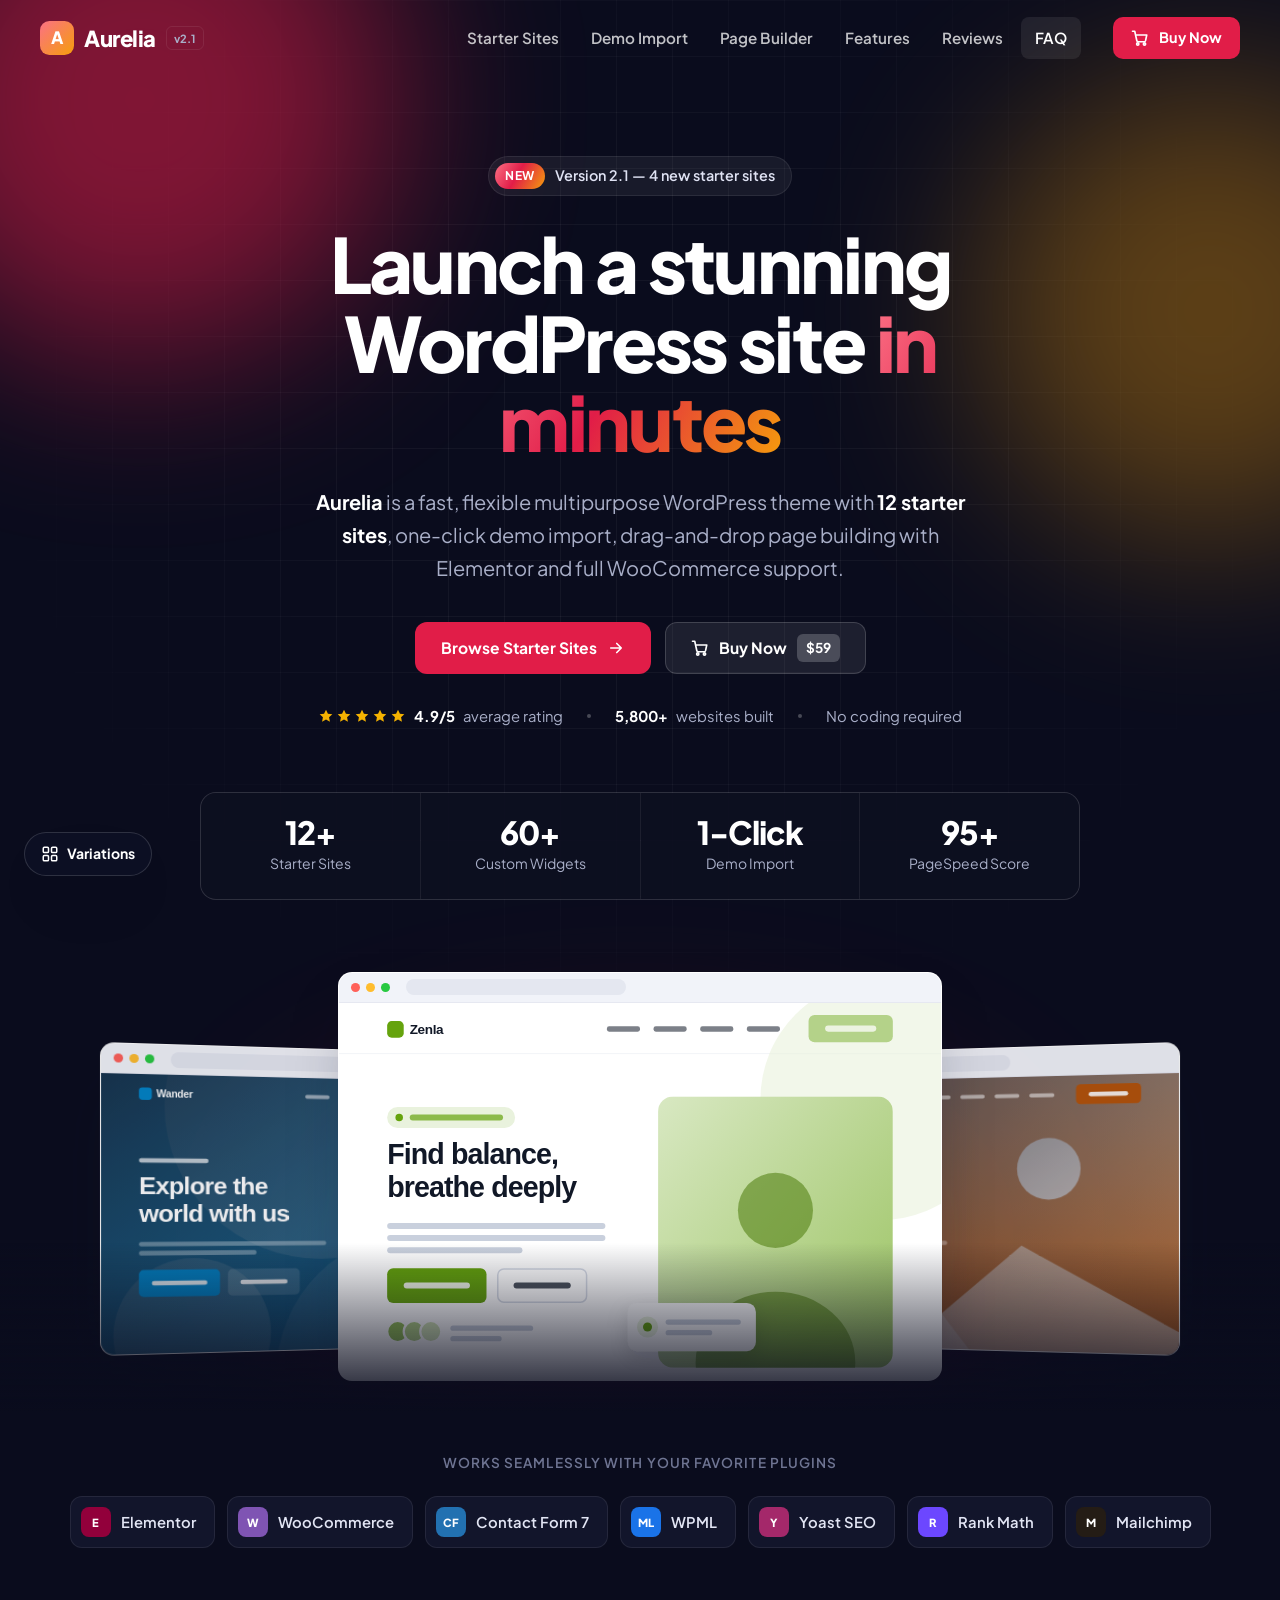
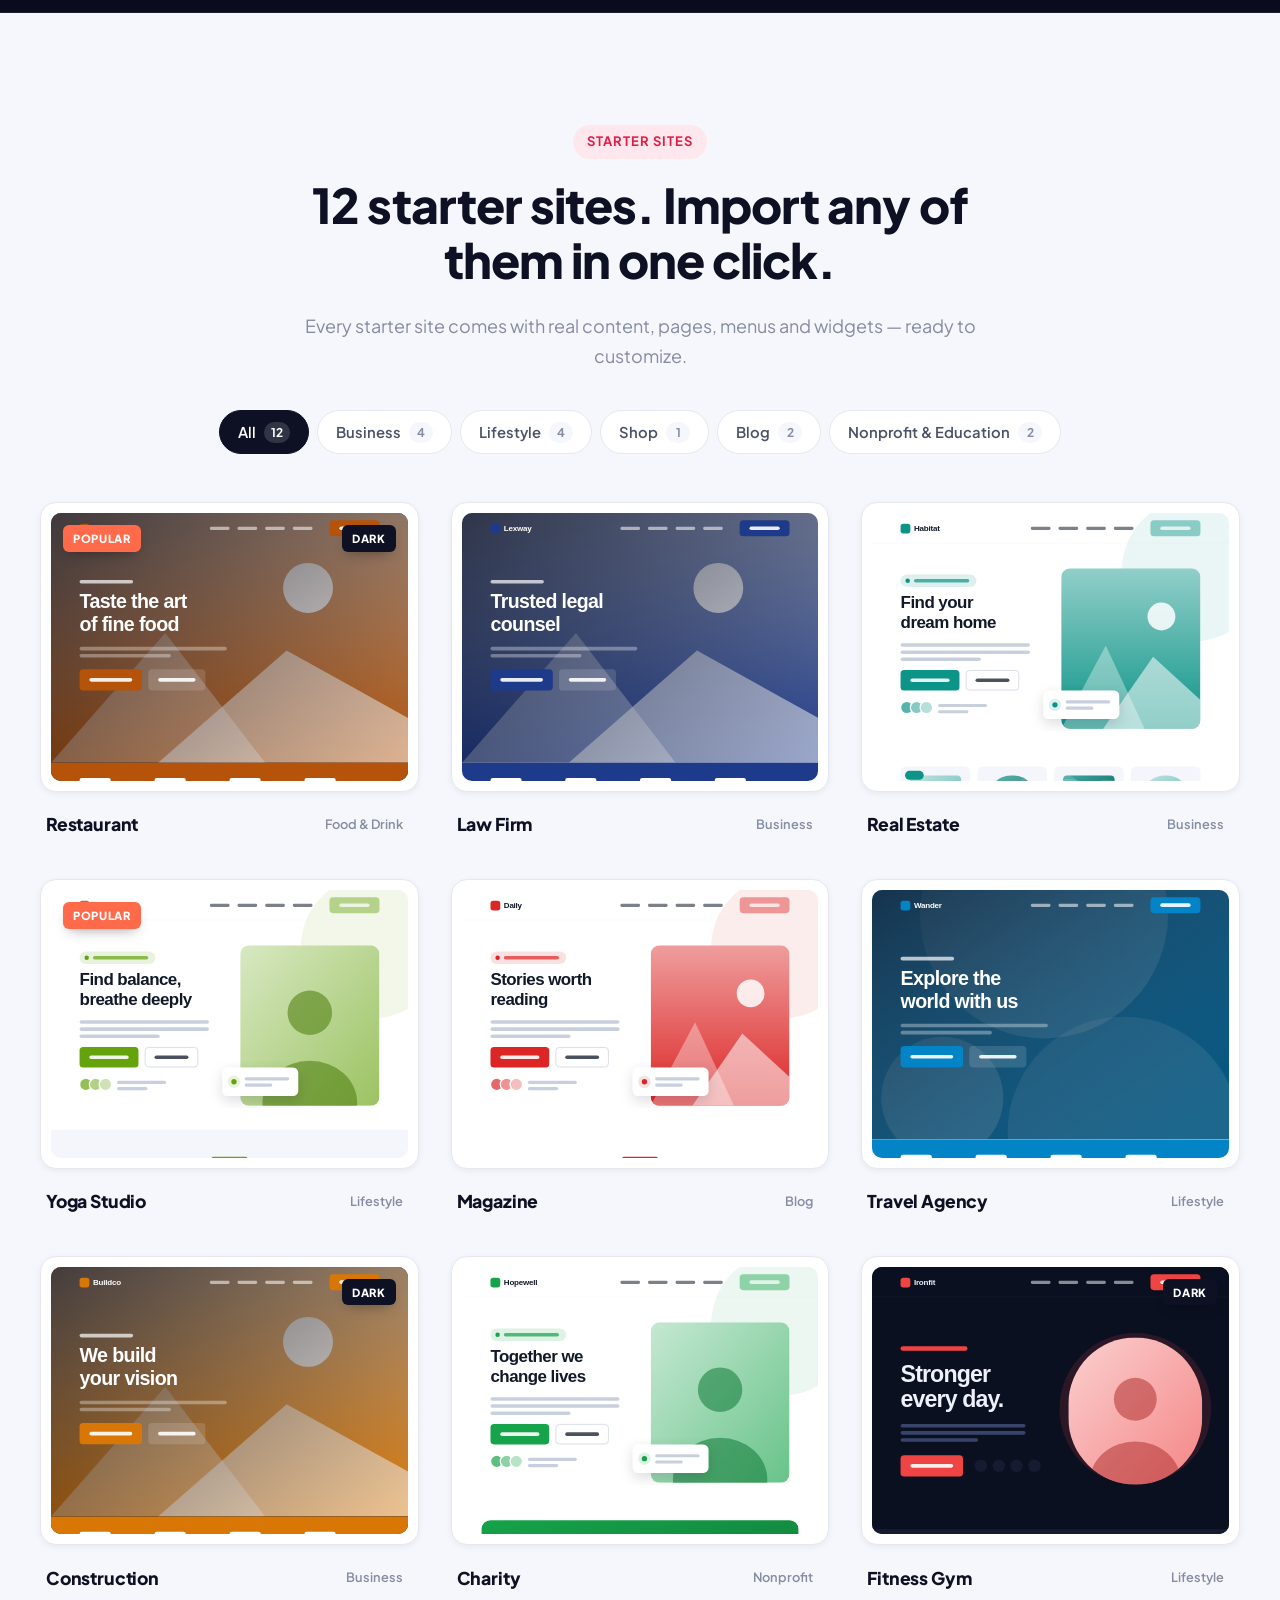
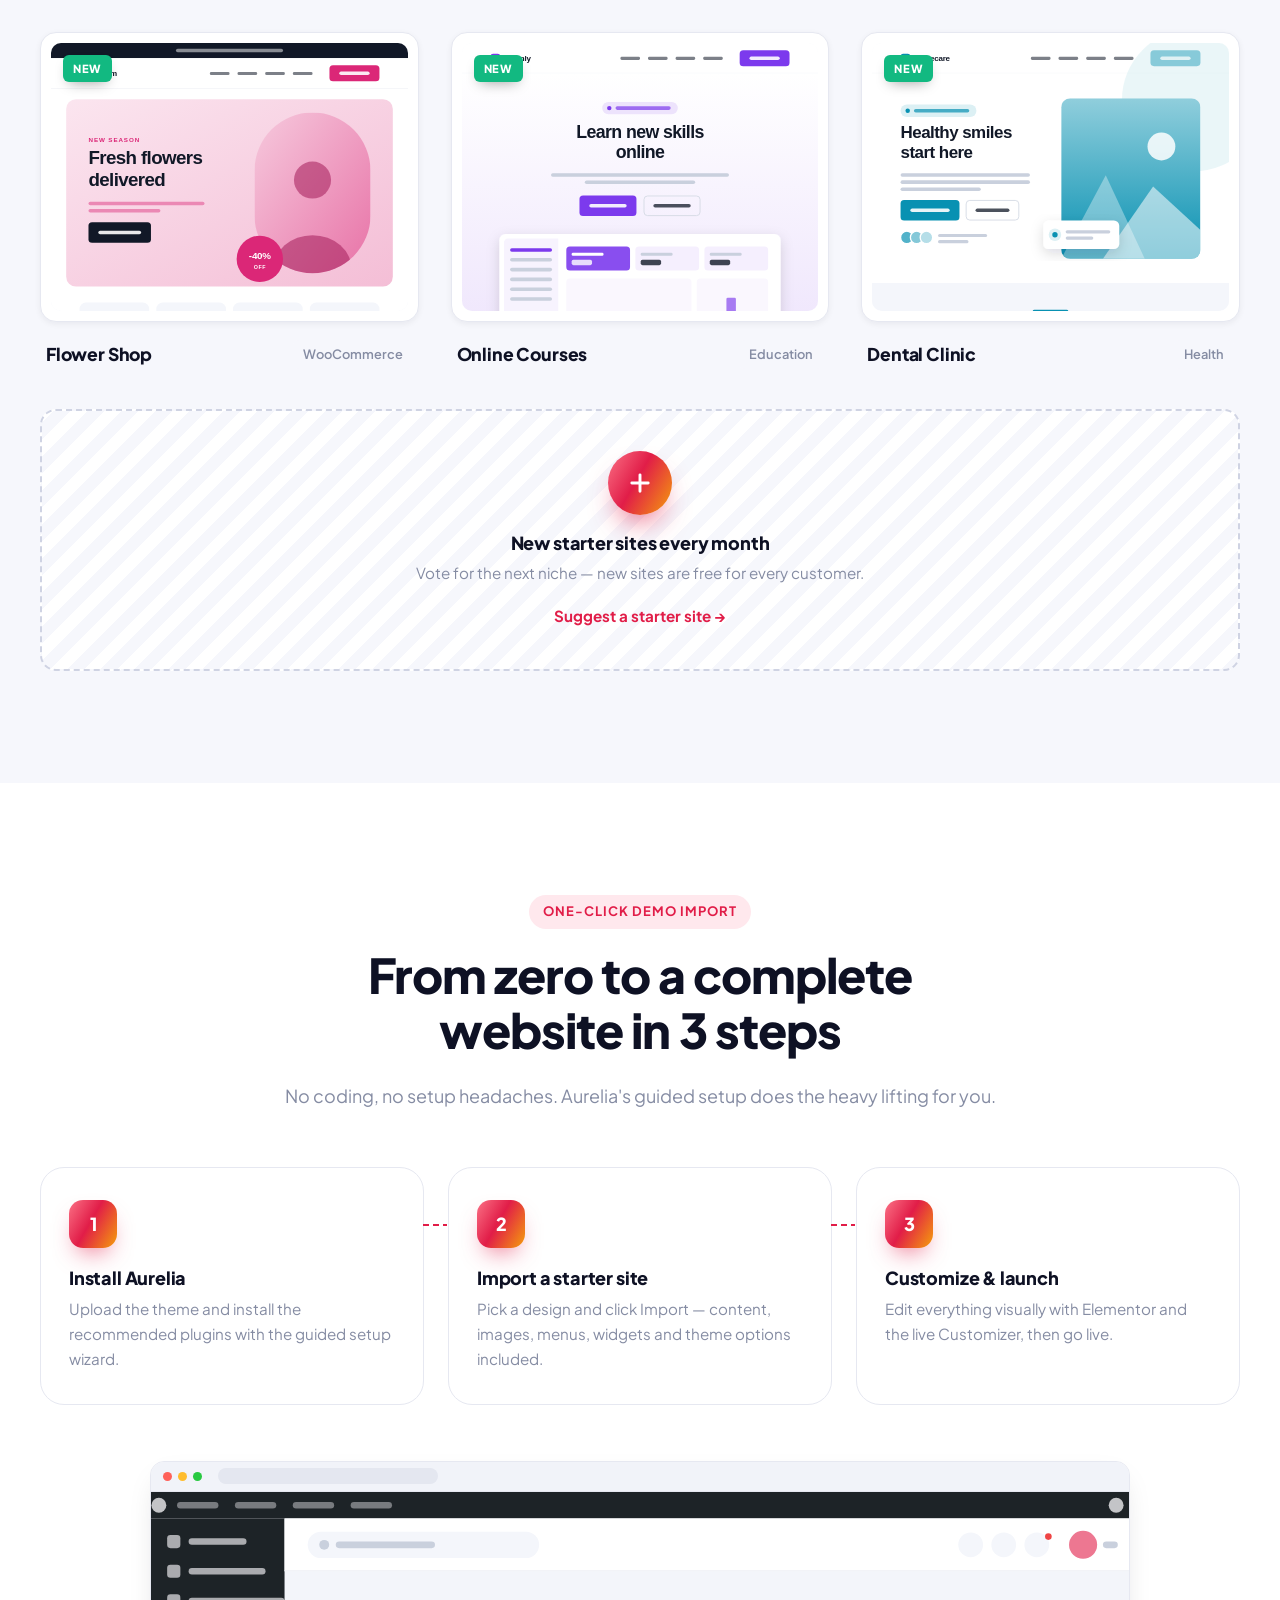
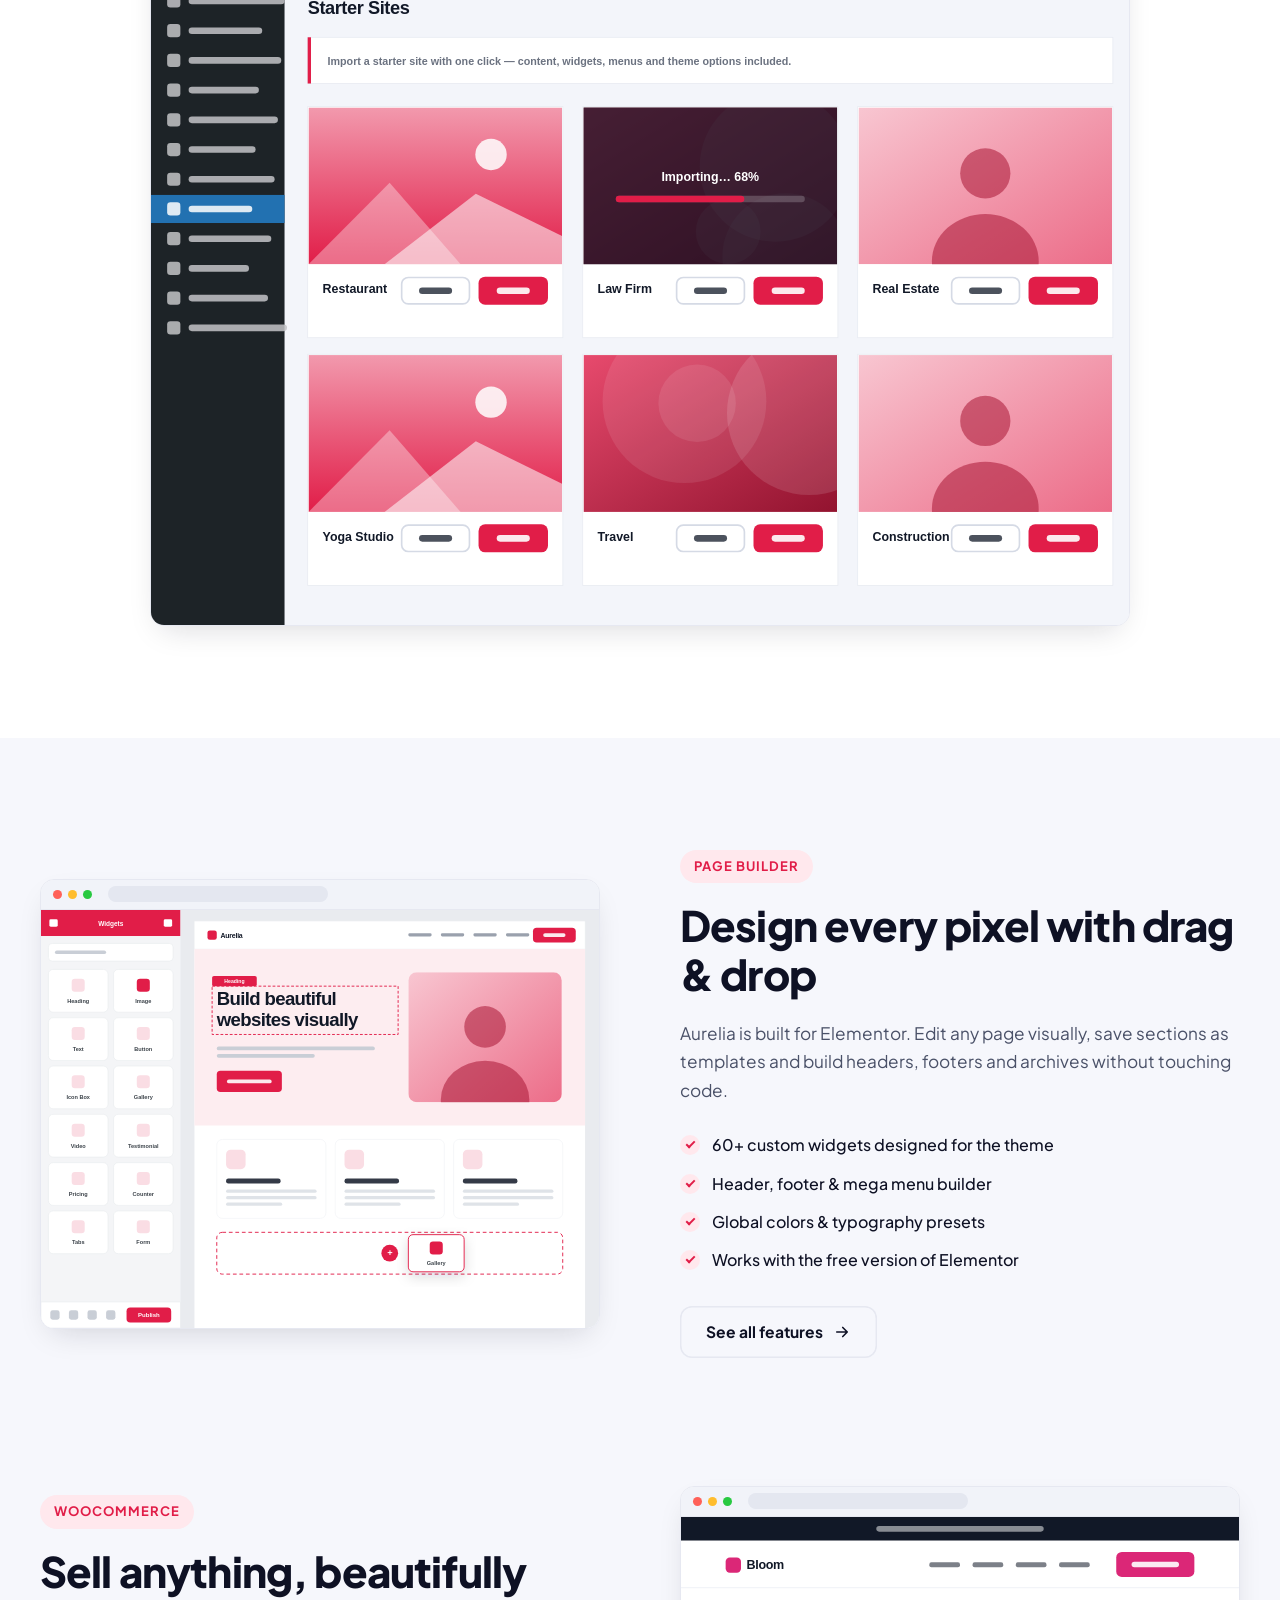
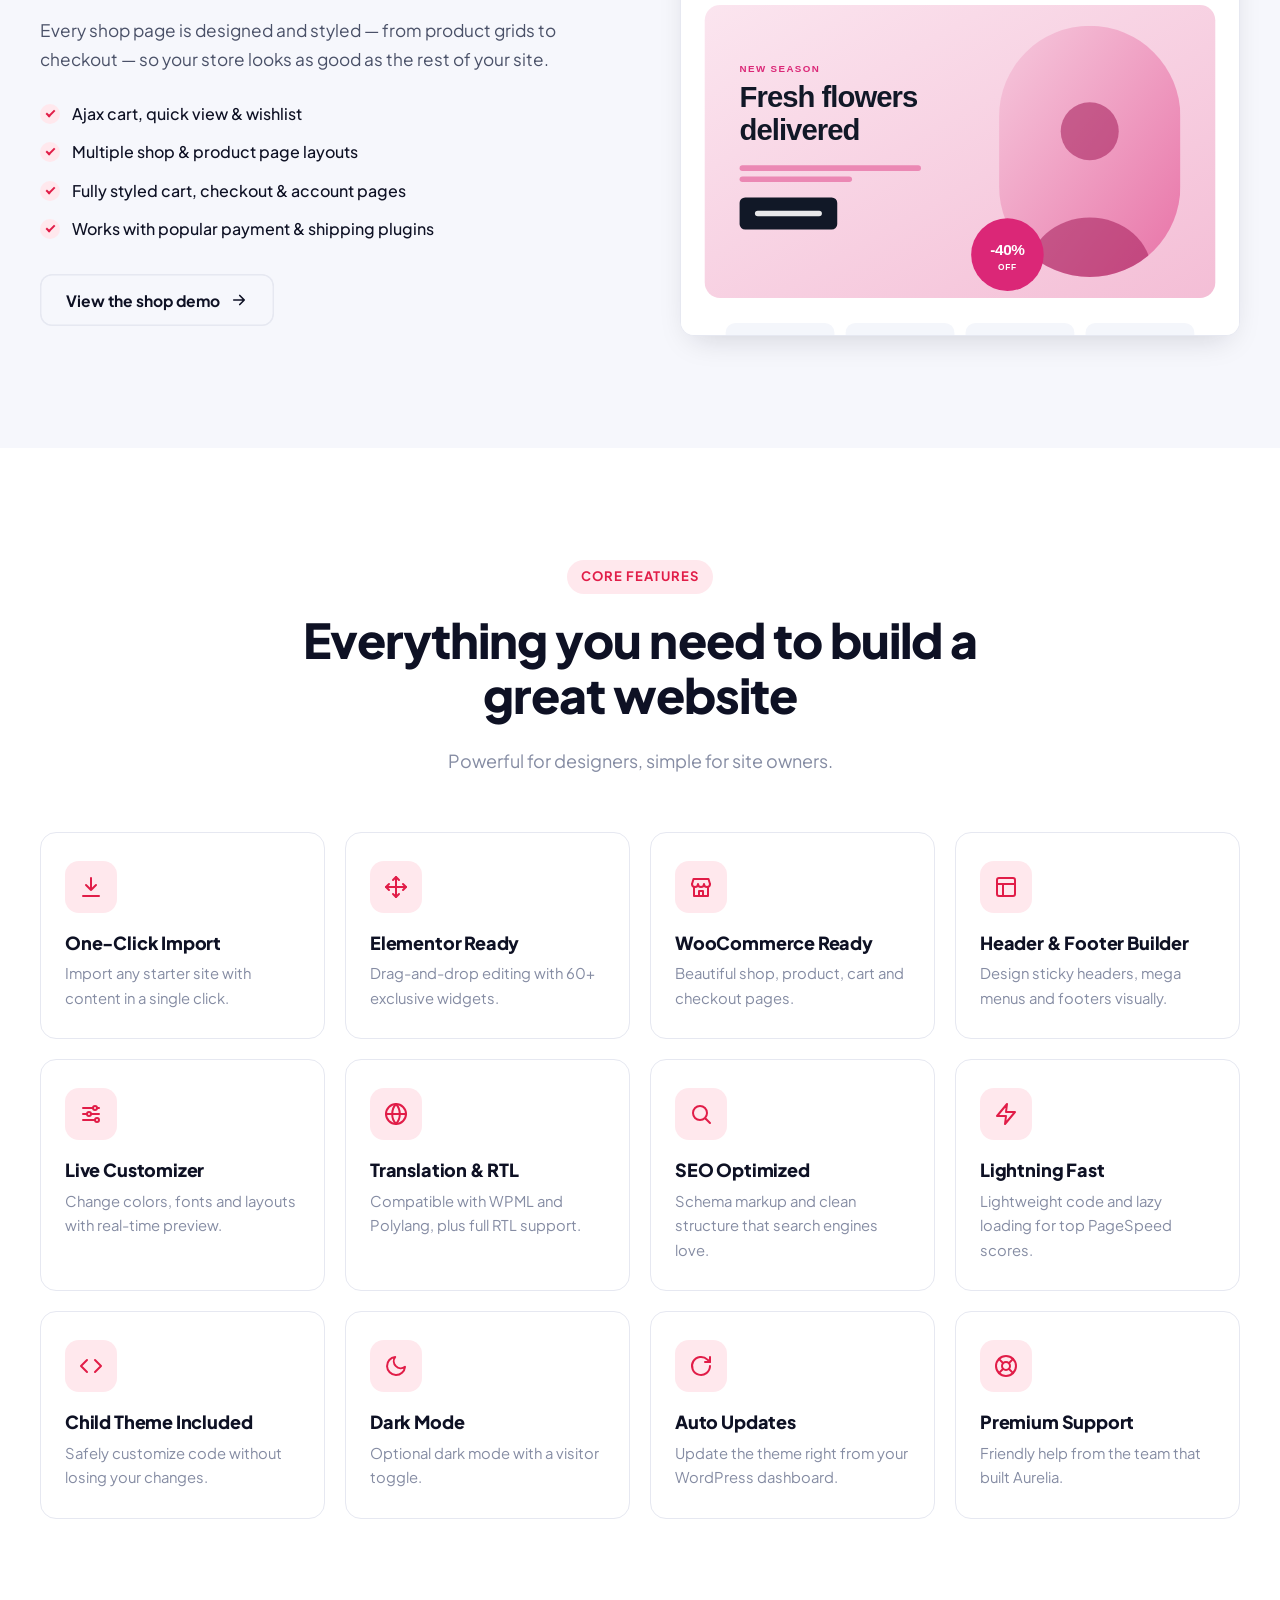
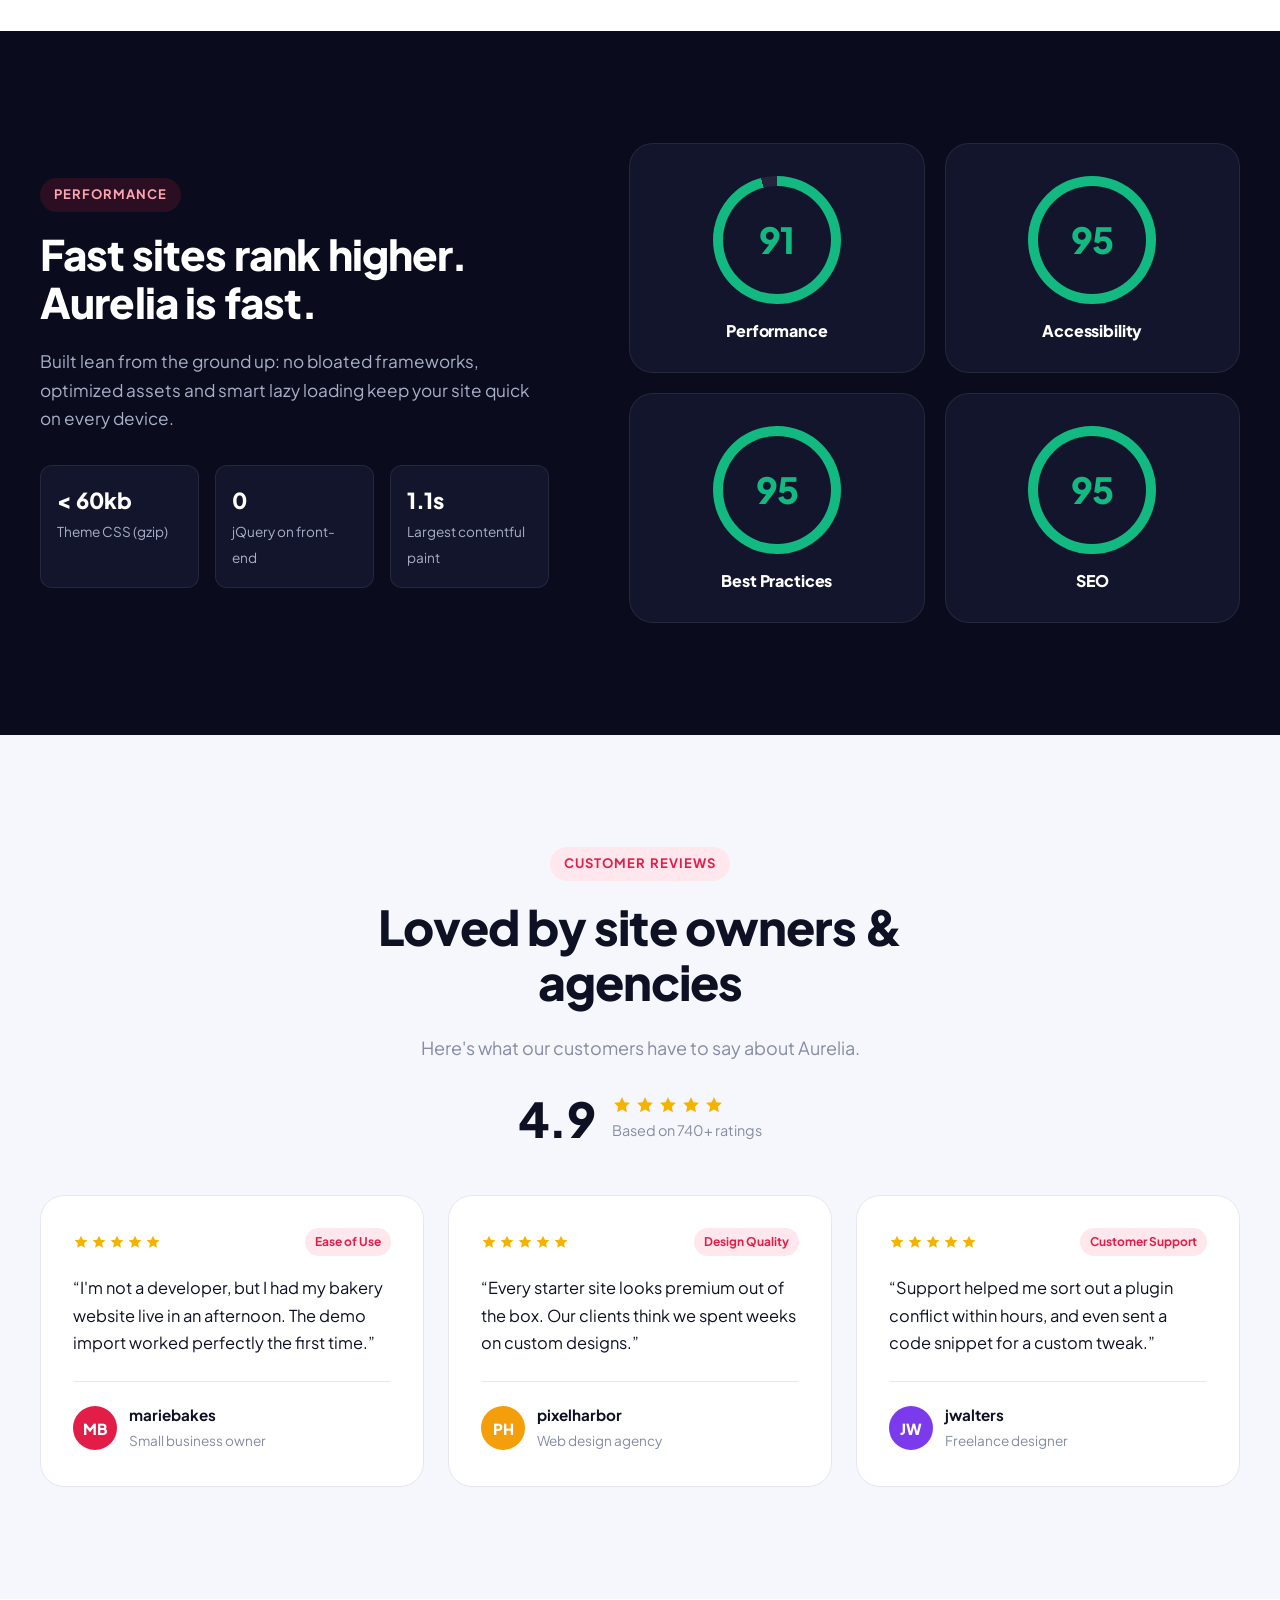
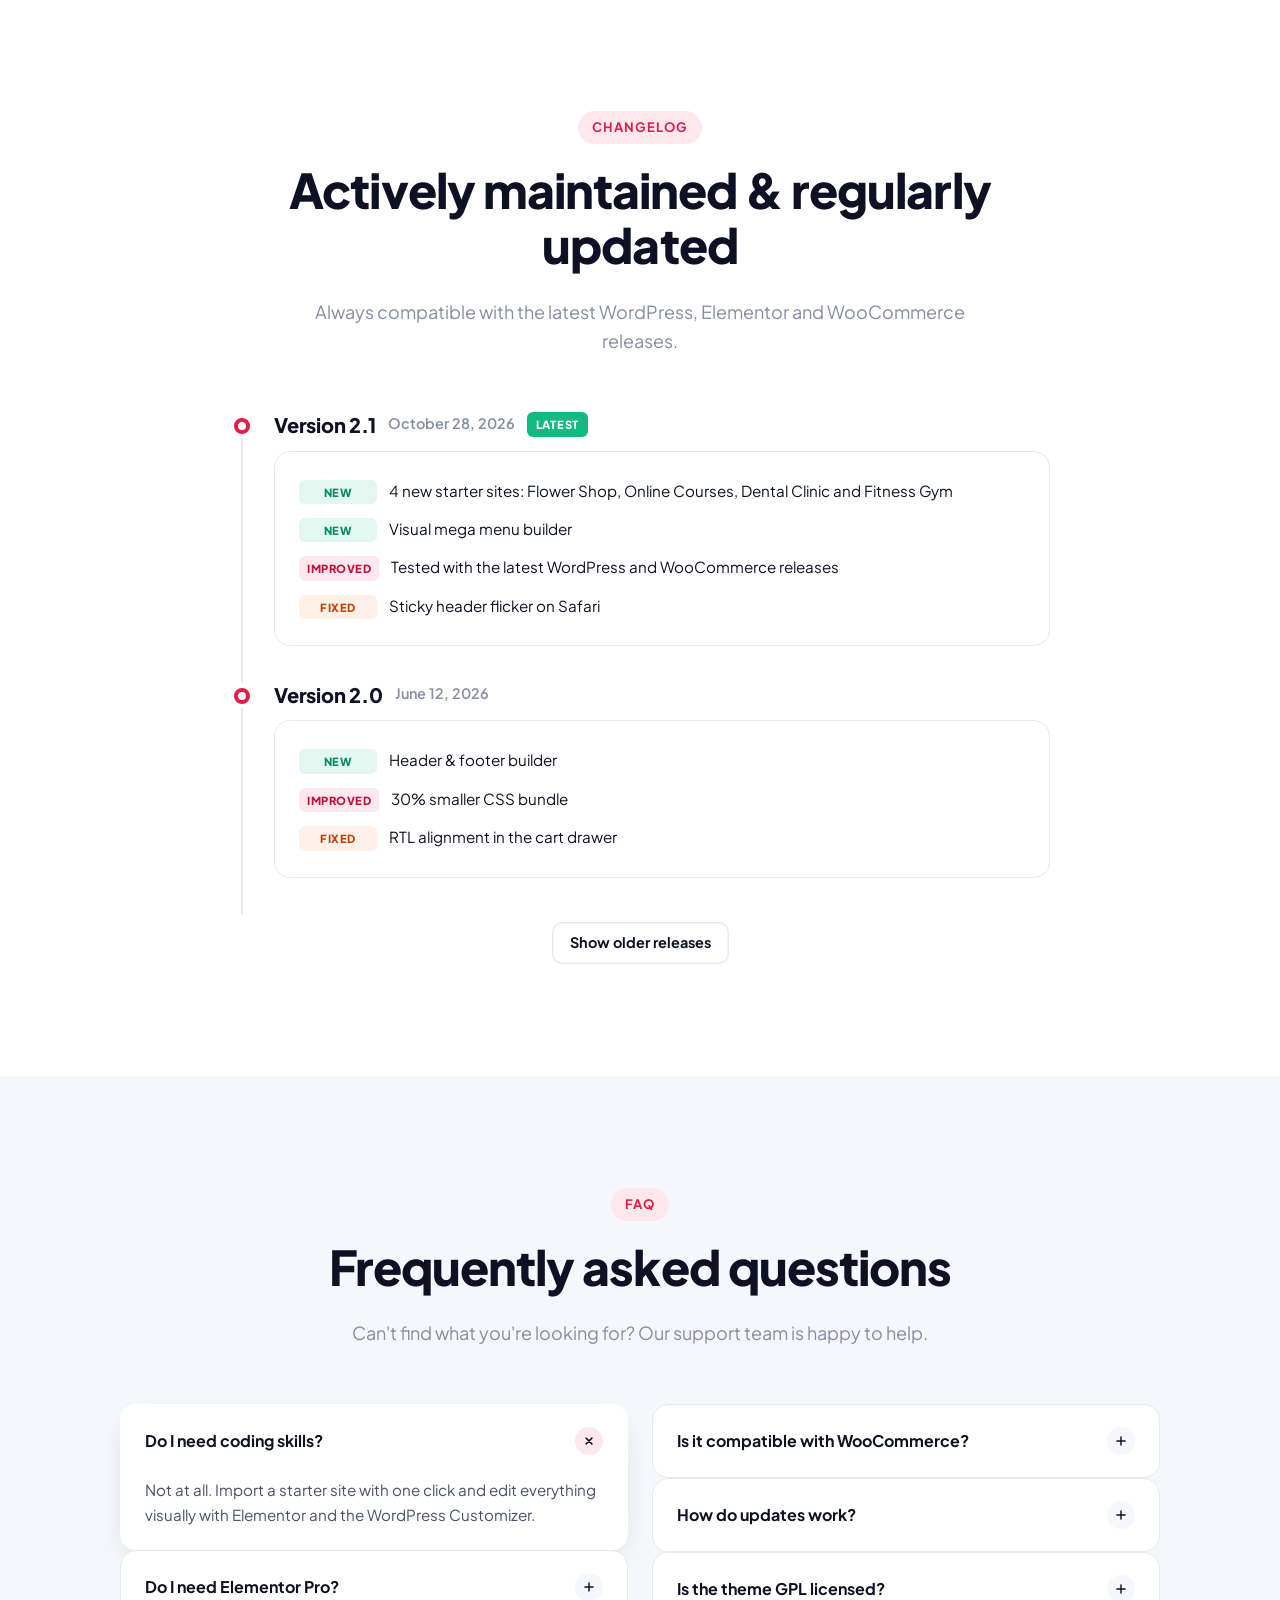
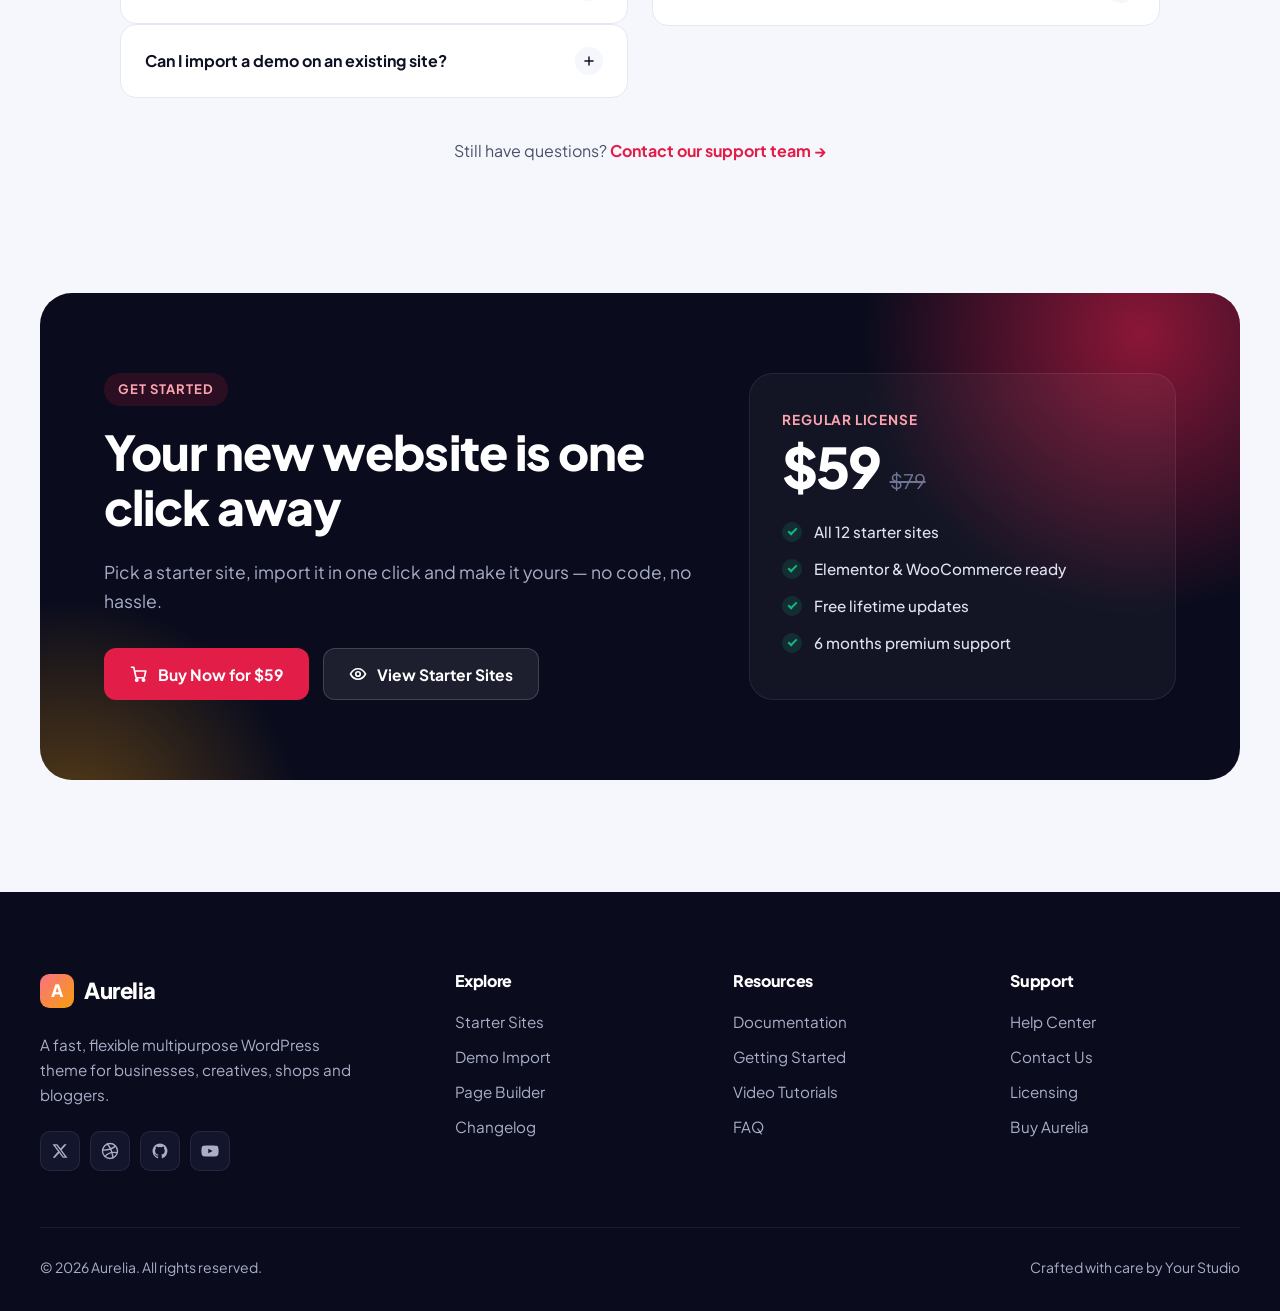
<file: wordpress-theme.html>
<!doctype html>
<html lang="en">
<head>
  <meta charset="utf-8">
  <meta name="viewport" content="width=device-width, initial-scale=1">
  <title>Aurelia — Multipurpose WordPress Theme</title>
  <meta name="description" content="Aurelia is a fast multipurpose WordPress theme with 12 starter sites, one-click demo import, Elementor page building and full WooCommerce support.">
  <meta name="theme-color" content="#0a0c1d">

  <meta property="og:type" content="website">
  <meta property="og:title" content="Aurelia — Multipurpose WordPress Theme">
  <meta property="og:description" content="Aurelia is a fast multipurpose WordPress theme with 12 starter sites, one-click demo import, Elementor page building and full WooCommerce support.">
  <meta property="og:image" content="assets/img/wp/04-yoga.svg">

  <link rel="icon" href="assets/img/favicon.svg" type="image/svg+xml">
  <link rel="preconnect" href="https://fonts.googleapis.com">
  <link rel="preconnect" href="https://fonts.gstatic.com" crossorigin>
  <link href="https://fonts.googleapis.com/css2?family=Plus+Jakarta+Sans:wght@400;500;600;700;800&display=swap" rel="stylesheet">
  <link rel="stylesheet" href="assets/css/style.css">
</head>
<body class="theme-wp">
  <a class="skip-link" href="#main">Skip to content</a>

  <!-- Icon sprite ========================================================= -->
  <svg width="0" height="0" style="position:absolute" aria-hidden="true">
    <defs>
      <symbol id="i-arrow" viewBox="0 0 24 24" fill="none" stroke="currentColor" stroke-width="2.2" stroke-linecap="round" stroke-linejoin="round"><path d="M5 12h14M13 6l6 6-6 6"/></symbol>
      <symbol id="i-up" viewBox="0 0 24 24" fill="none" stroke="currentColor" stroke-width="2.4" stroke-linecap="round" stroke-linejoin="round"><path d="M12 19V5M6 11l6-6 6 6"/></symbol>
      <symbol id="i-star" viewBox="0 0 24 24" fill="currentColor"><path d="M12 2.5l2.9 6.1 6.6.8-4.9 4.6 1.3 6.6L12 17.3l-5.9 3.3 1.3-6.6L2.5 9.4l6.6-.8z"/></symbol>
      <symbol id="i-plus" viewBox="0 0 24 24" fill="none" stroke="currentColor" stroke-width="2.5" stroke-linecap="round" stroke-linejoin="round"><path d="M12 5v14M5 12h14"/></symbol>
      <symbol id="i-cart" viewBox="0 0 24 24" fill="none" stroke="currentColor" stroke-width="2.2" stroke-linecap="round" stroke-linejoin="round"><circle cx="9" cy="20" r="1.5"/><circle cx="18" cy="20" r="1.5"/><path d="M2 3h3l2.7 12.4a2 2 0 0 0 2 1.6h7.7a2 2 0 0 0 2-1.5L21 8H6"/></symbol>
      <symbol id="i-eye" viewBox="0 0 24 24" fill="none" stroke="currentColor" stroke-width="2.2" stroke-linecap="round" stroke-linejoin="round"><path d="M2 12s3.6-7 10-7 10 7 10 7-3.6 7-10 7S2 12 2 12z"/><circle cx="12" cy="12" r="3"/></symbol>
      <symbol id="i-sun" viewBox="0 0 24 24" fill="none" stroke="currentColor" stroke-width="2" stroke-linecap="round" stroke-linejoin="round"><circle cx="12" cy="12" r="4"/><path d="M12 2v2M12 20v2M4.9 4.9l1.4 1.4M17.7 17.7l1.4 1.4M2 12h2M20 12h2M4.9 19.1l1.4-1.4M17.7 6.3l1.4-1.4"/></symbol>
      <symbol id="i-moon" viewBox="0 0 24 24" fill="none" stroke="currentColor" stroke-width="2" stroke-linecap="round" stroke-linejoin="round"><path d="M21 12.8A9 9 0 1 1 11.2 3a7 7 0 0 0 9.8 9.8z"/></symbol>
      <symbol id="i-copy" viewBox="0 0 24 24" fill="none" stroke="currentColor" stroke-width="2" stroke-linecap="round" stroke-linejoin="round"><rect x="9" y="9" width="12" height="12" rx="2"/><path d="M5 15V5a2 2 0 0 1 2-2h8"/></symbol>
      <symbol id="i-check" viewBox="0 0 24 24" fill="none" stroke="currentColor" stroke-width="3" stroke-linecap="round" stroke-linejoin="round"><path d="M5 12l5 5L20 7"/></symbol>
      <symbol id="i-dash" viewBox="0 0 24 24" fill="none" stroke="currentColor" stroke-width="3" stroke-linecap="round" stroke-linejoin="round"><path d="M6 12h12"/></symbol>
      <symbol id="i-grid" viewBox="0 0 24 24" fill="none" stroke="currentColor" stroke-width="2" stroke-linecap="round" stroke-linejoin="round"><rect x="3" y="3" width="7" height="7" rx="1.5"/><rect x="14" y="3" width="7" height="7" rx="1.5"/><rect x="3" y="14" width="7" height="7" rx="1.5"/><rect x="14" y="14" width="7" height="7" rx="1.5"/></symbol>
      <symbol id="i-monitor" viewBox="0 0 24 24" fill="none" stroke="currentColor" stroke-width="2" stroke-linecap="round" stroke-linejoin="round"><rect x="2" y="3" width="20" height="14" rx="2"/><path d="M8 21h8M12 17v4"/></symbol>
      <symbol id="f-responsive" viewBox="0 0 24 24" fill="none" stroke="currentColor" stroke-width="2" stroke-linecap="round" stroke-linejoin="round"><rect x="2" y="4" width="14" height="11" rx="2"/><rect x="17" y="8" width="5" height="12" rx="1.5"/><path d="M6 19h6"/></symbol>
      <symbol id="f-code" viewBox="0 0 24 24" fill="none" stroke="currentColor" stroke-width="2" stroke-linecap="round" stroke-linejoin="round"><path d="M16 18l6-6-6-6M8 6l-6 6 6 6"/></symbol>
      <symbol id="f-layers" viewBox="0 0 24 24" fill="none" stroke="currentColor" stroke-width="2" stroke-linecap="round" stroke-linejoin="round"><path d="M12 2 2 7l10 5 10-5-10-5z"/><path d="m2 17 10 5 10-5M2 12l10 5 10-5"/></symbol>
      <symbol id="f-zap" viewBox="0 0 24 24" fill="none" stroke="currentColor" stroke-width="2" stroke-linecap="round" stroke-linejoin="round"><path d="M13 2 3 14h9l-1 8 10-12h-9l1-8z"/></symbol>
      <symbol id="f-search" viewBox="0 0 24 24" fill="none" stroke="currentColor" stroke-width="2" stroke-linecap="round" stroke-linejoin="round"><circle cx="11" cy="11" r="7"/><path d="m21 21-4.3-4.3"/></symbol>
      <symbol id="f-type" viewBox="0 0 24 24" fill="none" stroke="currentColor" stroke-width="2" stroke-linecap="round" stroke-linejoin="round"><path d="M4 7V4h16v3M9 20h6M12 4v16"/></symbol>
      <symbol id="f-mail" viewBox="0 0 24 24" fill="none" stroke="currentColor" stroke-width="2" stroke-linecap="round" stroke-linejoin="round"><rect x="2" y="4" width="20" height="16" rx="2"/><path d="m22 6-10 7L2 6"/></symbol>
      <symbol id="f-globe" viewBox="0 0 24 24" fill="none" stroke="currentColor" stroke-width="2" stroke-linecap="round" stroke-linejoin="round"><circle cx="12" cy="12" r="10"/><path d="M2 12h20M12 2a15 15 0 0 1 0 20M12 2a15 15 0 0 0 0 20"/></symbol>
      <symbol id="f-book" viewBox="0 0 24 24" fill="none" stroke="currentColor" stroke-width="2" stroke-linecap="round" stroke-linejoin="round"><path d="M4 19.5A2.5 2.5 0 0 1 6.5 17H20V3H6.5A2.5 2.5 0 0 0 4 5.5v14z"/><path d="M4 19.5A2.5 2.5 0 0 0 6.5 22H20v-5"/></symbol>
      <symbol id="f-refresh" viewBox="0 0 24 24" fill="none" stroke="currentColor" stroke-width="2" stroke-linecap="round" stroke-linejoin="round"><path d="M21 12a9 9 0 1 1-2.6-6.4L21 8"/><path d="M21 3v5h-5"/></symbol>
      <symbol id="f-support" viewBox="0 0 24 24" fill="none" stroke="currentColor" stroke-width="2" stroke-linecap="round" stroke-linejoin="round"><circle cx="12" cy="12" r="10"/><circle cx="12" cy="12" r="4"/><path d="m4.9 4.9 4.3 4.3M14.8 14.8l4.3 4.3M14.8 9.2l4.3-4.3M4.9 19.1l4.3-4.3"/></symbol>
      <symbol id="f-a11y" viewBox="0 0 24 24" fill="none" stroke="currentColor" stroke-width="2" stroke-linecap="round" stroke-linejoin="round"><circle cx="12" cy="4.5" r="1.5"/><path d="M5 8l7 1.5L19 8M12 9.5V14m0 0-3 7m3-7 3 7"/></symbol>
      <symbol id="f-sparkle" viewBox="0 0 24 24" fill="none" stroke="currentColor" stroke-width="2" stroke-linecap="round" stroke-linejoin="round"><path d="M12 3l1.9 5.1L19 10l-5.1 1.9L12 17l-1.9-5.1L5 10l5.1-1.9z"/><path d="M19 16l.7 1.8 1.8.7-1.8.7L19 21l-.7-1.8-1.8-.7 1.8-.7z"/></symbol>
      <symbol id="f-palette" viewBox="0 0 24 24" fill="none" stroke="currentColor" stroke-width="2" stroke-linecap="round" stroke-linejoin="round"><circle cx="13.5" cy="6.5" r="1"/><circle cx="17.5" cy="10.5" r="1"/><circle cx="8.5" cy="7.5" r="1"/><circle cx="6.5" cy="12.5" r="1"/><path d="M12 2a10 10 0 0 0 0 20c1.1 0 2-.9 2-2 0-.5-.2-1-.5-1.3-.3-.4-.5-.8-.5-1.3 0-1.1.9-2 2-2h2.3A5.7 5.7 0 0 0 22 9.8C22 5.5 17.5 2 12 2z"/></symbol>
      <symbol id="f-image" viewBox="0 0 24 24" fill="none" stroke="currentColor" stroke-width="2" stroke-linecap="round" stroke-linejoin="round"><rect x="3" y="3" width="18" height="18" rx="2"/><circle cx="8.5" cy="8.5" r="1.5"/><path d="m21 15-5-5L5 21"/></symbol>
      <symbol id="f-user" viewBox="0 0 24 24" fill="none" stroke="currentColor" stroke-width="2" stroke-linecap="round" stroke-linejoin="round"><circle cx="12" cy="8" r="4"/><path d="M4 21a8 8 0 0 1 16 0"/></symbol>
      <symbol id="f-users" viewBox="0 0 24 24" fill="none" stroke="currentColor" stroke-width="2" stroke-linecap="round" stroke-linejoin="round"><circle cx="9" cy="8" r="3.5"/><path d="M2.5 20a6.5 6.5 0 0 1 13 0"/><path d="M16 4.5a3.5 3.5 0 0 1 0 7M18 14a6 6 0 0 1 3.5 6"/></symbol>
      <symbol id="f-shield" viewBox="0 0 24 24" fill="none" stroke="currentColor" stroke-width="2" stroke-linecap="round" stroke-linejoin="round"><path d="M12 2 4 5v6c0 5 3.4 9.4 8 11 4.6-1.6 8-6 8-11V5l-8-3z"/><path d="m9 12 2 2 4-4"/></symbol>
      <symbol id="f-card" viewBox="0 0 24 24" fill="none" stroke="currentColor" stroke-width="2" stroke-linecap="round" stroke-linejoin="round"><rect x="2" y="5" width="20" height="14" rx="2"/><path d="M2 10h20M6 15h4"/></symbol>
      <symbol id="f-chart" viewBox="0 0 24 24" fill="none" stroke="currentColor" stroke-width="2" stroke-linecap="round" stroke-linejoin="round"><path d="M3 3v18h18"/><path d="M7 15l4-4 3 3 5-6"/></symbol>
      <symbol id="f-box" viewBox="0 0 24 24" fill="none" stroke="currentColor" stroke-width="2" stroke-linecap="round" stroke-linejoin="round"><path d="M21 8 12 3 3 8v8l9 5 9-5V8z"/><path d="m3 8 9 5 9-5M12 13v8"/></symbol>
      <symbol id="f-barcode" viewBox="0 0 24 24" fill="none" stroke="currentColor" stroke-width="2" stroke-linecap="round" stroke-linejoin="round"><path d="M3 5v14M6 5v14M10 5v14M13 5v14M17 5v14M21 5v14"/></symbol>
      <symbol id="f-printer" viewBox="0 0 24 24" fill="none" stroke="currentColor" stroke-width="2" stroke-linecap="round" stroke-linejoin="round"><path d="M6 9V3h12v6"/><rect x="3" y="9" width="18" height="8" rx="2"/><path d="M6 14h12v7H6z"/></symbol>
      <symbol id="f-bell" viewBox="0 0 24 24" fill="none" stroke="currentColor" stroke-width="2" stroke-linecap="round" stroke-linejoin="round"><path d="M18 8a6 6 0 0 0-12 0c0 7-3 9-3 9h18s-3-2-3-9"/><path d="M13.7 21a2 2 0 0 1-3.4 0"/></symbol>
      <symbol id="f-wallet" viewBox="0 0 24 24" fill="none" stroke="currentColor" stroke-width="2" stroke-linecap="round" stroke-linejoin="round"><path d="M20 7H5a2 2 0 0 1 0-4h13v4"/><path d="M3 5v14a2 2 0 0 0 2 2h15V7"/><circle cx="16" cy="14" r="1.5"/></symbol>
      <symbol id="f-key" viewBox="0 0 24 24" fill="none" stroke="currentColor" stroke-width="2" stroke-linecap="round" stroke-linejoin="round"><circle cx="7.5" cy="15.5" r="4.5"/><path d="m10.7 12.3 9.3-9.3M16 7l3 3M14 9l2 2"/></symbol>
      <symbol id="f-cpu" viewBox="0 0 24 24" fill="none" stroke="currentColor" stroke-width="2" stroke-linecap="round" stroke-linejoin="round"><rect x="5" y="5" width="14" height="14" rx="2"/><rect x="9" y="9" width="6" height="6"/><path d="M9 2v3M15 2v3M9 19v3M15 19v3M2 9h3M2 15h3M19 9h3M19 15h3"/></symbol>
      <symbol id="f-chat" viewBox="0 0 24 24" fill="none" stroke="currentColor" stroke-width="2" stroke-linecap="round" stroke-linejoin="round"><path d="M21 12a8 8 0 0 1-11.6 7.1L3 21l1.9-6.4A8 8 0 1 1 21 12z"/></symbol>
      <symbol id="f-store" viewBox="0 0 24 24" fill="none" stroke="currentColor" stroke-width="2" stroke-linecap="round" stroke-linejoin="round"><path d="M3 9l1.5-5h15L21 9"/><path d="M3 9a3 3 0 0 0 6 0 3 3 0 0 0 6 0 3 3 0 0 0 6 0"/><path d="M5 12v9h14v-9M10 21v-5h4v5"/></symbol>
      <symbol id="f-plug" viewBox="0 0 24 24" fill="none" stroke="currentColor" stroke-width="2" stroke-linecap="round" stroke-linejoin="round"><path d="M9 2v6M15 2v6"/><path d="M6 8h12v4a6 6 0 0 1-12 0V8z"/><path d="M12 18v4"/></symbol>
      <symbol id="f-move" viewBox="0 0 24 24" fill="none" stroke="currentColor" stroke-width="2" stroke-linecap="round" stroke-linejoin="round"><path d="M12 2v20M2 12h20"/><path d="m9 5 3-3 3 3M9 19l3 3 3-3M5 9l-3 3 3 3M19 9l3 3-3 3"/></symbol>
      <symbol id="f-download" viewBox="0 0 24 24" fill="none" stroke="currentColor" stroke-width="2" stroke-linecap="round" stroke-linejoin="round"><path d="M12 3v12M7 10l5 5 5-5"/><path d="M4 21h16"/></symbol>
      <symbol id="f-sliders" viewBox="0 0 24 24" fill="none" stroke="currentColor" stroke-width="2" stroke-linecap="round" stroke-linejoin="round"><path d="M4 6h10M18 6h2M4 12h4M12 12h8M4 18h12"/><circle cx="16" cy="6" r="2"/><circle cx="10" cy="12" r="2"/><circle cx="18" cy="18" r="2"/></symbol>
      <symbol id="f-layout" viewBox="0 0 24 24" fill="none" stroke="currentColor" stroke-width="2" stroke-linecap="round" stroke-linejoin="round"><rect x="3" y="3" width="18" height="18" rx="2"/><path d="M3 9h18M9 21V9"/></symbol>
      <symbol id="f-truck" viewBox="0 0 24 24" fill="none" stroke="currentColor" stroke-width="2" stroke-linecap="round" stroke-linejoin="round"><path d="M1 4h14v11H1z"/><path d="M15 8h4l3 3v4h-7"/><circle cx="5.5" cy="18" r="2"/><circle cx="18.5" cy="18" r="2"/></symbol>
      <symbol id="f-calendar" viewBox="0 0 24 24" fill="none" stroke="currentColor" stroke-width="2" stroke-linecap="round" stroke-linejoin="round"><rect x="3" y="4" width="18" height="18" rx="2"/><path d="M16 2v4M8 2v4M3 10h18"/></symbol>
      <symbol id="f-database" viewBox="0 0 24 24" fill="none" stroke="currentColor" stroke-width="2" stroke-linecap="round" stroke-linejoin="round"><ellipse cx="12" cy="5" rx="8" ry="3"/><path d="M4 5v14c0 1.7 3.6 3 8 3s8-1.3 8-3V5"/><path d="M4 12c0 1.7 3.6 3 8 3s8-1.3 8-3"/></symbol>
      <symbol id="f-receipt" viewBox="0 0 24 24" fill="none" stroke="currentColor" stroke-width="2" stroke-linecap="round" stroke-linejoin="round"><path d="M5 2h14v20l-3-2-2 2-2-2-2 2-2-2-3 2z"/><path d="M9 7h6M9 11h6M9 15h4"/></symbol>
      <symbol id="f-lock" viewBox="0 0 24 24" fill="none" stroke="currentColor" stroke-width="2" stroke-linecap="round" stroke-linejoin="round"><rect x="4" y="11" width="16" height="10" rx="2"/><path d="M8 11V7a4 4 0 0 1 8 0v4"/></symbol>
      <symbol id="f-scan" viewBox="0 0 24 24" fill="none" stroke="currentColor" stroke-width="2" stroke-linecap="round" stroke-linejoin="round"><path d="M3 7V3h4M17 3h4v4M21 17v4h-4M7 21H3v-4"/><path d="M7 12h10"/></symbol>
      <symbol id="f-swap" viewBox="0 0 24 24" fill="none" stroke="currentColor" stroke-width="2" stroke-linecap="round" stroke-linejoin="round"><path d="M7 4 3 8l4 4M3 8h14M17 20l4-4-4-4M21 16H7"/></symbol>
      <symbol id="f-tag" viewBox="0 0 24 24" fill="none" stroke="currentColor" stroke-width="2" stroke-linecap="round" stroke-linejoin="round"><path d="M20.6 13.4 13.4 20.6a2 2 0 0 1-2.8 0L3 13V3h10l7.6 7.6a2 2 0 0 1 0 2.8z"/><circle cx="7.5" cy="7.5" r="1.5"/></symbol>
      <symbol id="s-x" viewBox="0 0 24 24" fill="currentColor"><path d="M17.8 3h3.1l-6.8 7.7L22 21h-6.2l-4.9-6.4L5.3 21H2.2l7.2-8.3L2 3h6.4l4.4 5.8L17.8 3zm-1.1 16.2h1.7L7.4 4.7H5.6l11.1 14.5z"/></symbol>
      <symbol id="s-dribbble" viewBox="0 0 24 24" fill="none" stroke="currentColor" stroke-width="1.8" stroke-linecap="round" stroke-linejoin="round"><circle cx="12" cy="12" r="10"/><path d="M8.6 2.6C13 8 15.2 13.8 16 21.1M2.1 10.7c5.3.3 11.5-.9 16.9-4.9M5.3 19.4c3.3-4.6 8.7-6.6 16.5-5.2"/></symbol>
      <symbol id="s-github" viewBox="0 0 24 24" fill="currentColor"><path d="M12 2a10 10 0 0 0-3.2 19.5c.5.1.7-.2.7-.5v-1.7c-2.8.6-3.4-1.2-3.4-1.2-.4-1.2-1.1-1.5-1.1-1.5-.9-.6.1-.6.1-.6 1 .1 1.5 1 1.5 1 .9 1.5 2.4 1.1 2.9.8.1-.6.4-1.1.6-1.3-2.2-.3-4.6-1.1-4.6-5a3.9 3.9 0 0 1 1-2.7c-.1-.3-.4-1.3.1-2.7 0 0 .8-.3 2.8 1a9.7 9.7 0 0 1 5 0c1.9-1.3 2.8-1 2.8-1 .5 1.4.2 2.4.1 2.7a3.9 3.9 0 0 1 1 2.7c0 3.9-2.3 4.7-4.6 5 .4.3.7.9.7 1.9V21c0 .3.2.6.7.5A10 10 0 0 0 12 2z"/></symbol>
      <symbol id="s-youtube" viewBox="0 0 24 24" fill="currentColor"><path d="M23 7.2a3 3 0 0 0-2.1-2.1C19 4.6 12 4.6 12 4.6s-7 0-8.9.5A3 3 0 0 0 1 7.2 31 31 0 0 0 .5 12a31 31 0 0 0 .5 4.8 3 3 0 0 0 2.1 2.1c1.9.5 8.9.5 8.9.5s7 0 8.9-.5a3 3 0 0 0 2.1-2.1 31 31 0 0 0 .5-4.8 31 31 0 0 0-.5-4.8zM9.7 15.1V8.9l5.8 3.1-5.8 3.1z"/></symbol>
    </defs>
  </svg>

  <!-- Header ============================================================== -->
  <header class="header">
    <div class="container">
      <a class="logo" href="#top" aria-label="Aurelia home">
        <svg viewBox="0 0 40 40" aria-hidden="true"><defs><linearGradient id="lg-logo" x1="0" y1="0" x2="1" y2="1"><stop offset="0" stop-color="#fb7185"/><stop offset="1" stop-color="#f59e0b"/></linearGradient></defs><rect width="40" height="40" rx="11" fill="url(#lg-logo)"/><text x="20" y="27.5" text-anchor="middle" font-family="Plus Jakarta Sans, Arial, sans-serif" font-size="20" font-weight="800" fill="#fff">A</text></svg>
        Aurelia <small>v2.1</small>
      </a>

      <nav class="nav" id="site-nav" aria-label="Primary">
        <ul>
          <li><a href="#sites">Starter Sites</a></li>
          <li><a href="#import">Demo Import</a></li>
          <li><a href="#builder">Page Builder</a></li>
          <li><a href="#features">Features</a></li>
          <li><a href="#reviews">Reviews</a></li>
          <li><a href="#faq">FAQ</a></li>
          <li class="nav__buy"><a class="btn" href="https://themeforest.net/" target="_blank" rel="noopener">Buy Aurelia — $59</a></li>
        </ul>
      </nav>

      <div class="header__cta">
        <a class="btn btn--sm" href="https://themeforest.net/" target="_blank" rel="noopener">
          <svg aria-hidden="true"><use href="#i-cart"/></svg> Buy Now
        </a>
        <button class="nav-toggle" type="button" aria-controls="site-nav" aria-expanded="false" aria-label="Open menu"><span></span></button>
      </div>
    </div>
  </header>

  <main id="main">
    <!-- Hero ============================================================== -->
    <section class="hero" id="top">
      <span class="hero__glow hero__glow--1"></span>
      <span class="hero__glow hero__glow--2"></span>
      <span class="hero__glow hero__glow--3"></span>

      <div class="container">
        <div class="hero__content">
          <a class="hero__badge" href="#changelog"><b>NEW</b> Version 2.1 — 4 new starter sites</a>
          <h1>Launch a stunning WordPress site <span class="text-grad">in minutes</span></h1>
          <p class="hero__lead"><strong>Aurelia</strong> is a fast, flexible multipurpose WordPress theme with <strong>12 starter sites</strong>, one-click demo import, drag-and-drop page building with Elementor and full WooCommerce support.</p>
          <div class="hero__actions">
            <a class="btn" href="#sites">Browse Starter Sites <svg aria-hidden="true"><use href="#i-arrow"/></svg></a>
            <a class="btn btn--ghost" href="https://themeforest.net/" target="_blank" rel="noopener">
              <svg aria-hidden="true"><use href="#i-cart"/></svg> Buy Now <span class="price">$59</span>
            </a>
          </div>
          <div class="hero__trust">
            <span>
              <span class="stars" aria-hidden="true"><svg aria-hidden="true"><use href="#i-star"/></svg><svg aria-hidden="true"><use href="#i-star"/></svg><svg aria-hidden="true"><use href="#i-star"/></svg><svg aria-hidden="true"><use href="#i-star"/></svg><svg aria-hidden="true"><use href="#i-star"/></svg></span>
              <span><strong>4.9/5</strong> average rating</span>
            </span>
            <i class="dot-sep" aria-hidden="true"></i>
            <span><strong>5,800+</strong> websites built</span>
            <i class="dot-sep" aria-hidden="true"></i>
            <span>No coding required</span>
          </div>
        </div>

        <div class="hero__stats" data-reveal>
          <div><strong data-count="12" data-suffix="+">12+</strong><span>Starter Sites</span></div>
          <div><strong data-count="60" data-suffix="+">60+</strong><span>Custom Widgets</span></div>
          <div><strong>1-Click</strong><span>Demo Import</span></div>
          <div><strong data-count="95" data-suffix="+">95+</strong><span>PageSpeed Score</span></div>
        </div>

        <div class="hero__showcase" aria-hidden="true">
          <div class="browser browser--left">
            <div class="browser__bar"><i></i><i></i><i></i><span class="browser__url"></span></div>
            <div class="shot"><img src="assets/img/wp/06-travel.svg" alt="" width="800" height="3040"></div>
          </div>
          <div class="browser">
            <div class="browser__bar"><i></i><i></i><i></i><span class="browser__url"></span></div>
            <div class="shot"><img src="assets/img/wp/04-yoga.svg" alt="" width="800" height="2828" fetchpriority="high"></div>
          </div>
          <div class="browser browser--right">
            <div class="browser__bar"><i></i><i></i><i></i><span class="browser__url"></span></div>
            <div class="shot"><img src="assets/img/wp/01-restaurant.svg" alt="" width="800" height="2620"></div>
          </div>
        </div>
      </div>
    </section>

    <!-- Tech stack ======================================================== -->
    <section class="tech" aria-label="Works seamlessly with your favorite plugins">
      <div class="container">
        <p class="tech__label">Works seamlessly with your favorite plugins</p>
        <ul class="tech__list">
          <li><i style="--c:#92003b">E</i>Elementor</li>
          <li><i style="--c:#7f54b3">W</i>WooCommerce</li>
          <li><i style="--c:#2271b1">CF</i>Contact Form 7</li>
          <li><i style="--c:#1a73e8">ML</i>WPML</li>
          <li><i style="--c:#a4286a">Y</i>Yoast SEO</li>
          <li><i style="--c:#6c47ff">R</i>Rank Math</li>
          <li><i style="--c:#241c15">M</i>Mailchimp</li>
        </ul>
      </div>
    </section>

    <!-- Starter sites ===================================================== -->
    <section class="section section--soft" id="sites">
      <div class="container">
        <div class="section-head" data-reveal>
          <span class="eyebrow">Starter Sites</span>
          <h2>12 starter sites. Import any of them in one click.</h2>
          <p>Every starter site comes with real content, pages, menus and widgets — ready to customize.</p>
        </div>

        <div class="filters" role="group" aria-label="Filter by category" data-reveal>
          <button class="filter-btn is-active" type="button" data-filter="all" aria-pressed="true">All <small>0</small></button>
          <button class="filter-btn" type="button" data-filter="business" aria-pressed="false">Business <small>0</small></button>
          <button class="filter-btn" type="button" data-filter="lifestyle" aria-pressed="false">Lifestyle <small>0</small></button>
          <button class="filter-btn" type="button" data-filter="shop" aria-pressed="false">Shop <small>0</small></button>
          <button class="filter-btn" type="button" data-filter="blog" aria-pressed="false">Blog <small>0</small></button>
          <button class="filter-btn" type="button" data-filter="nonprofit" aria-pressed="false">Nonprofit &amp; Education <small>0</small></button>
        </div>

        <div class="demo-grid">
          <article class="demo-card" data-category="lifestyle" data-reveal>
            <a class="demo-card__link" href="demo/aurelia-restaurant/" target="_blank" rel="noopener" aria-label="Live Preview: Restaurant">
              <span class="badge badge--hot">Popular</span><span class="badge badge--dark">Dark</span>
              <div class="shot"><img src="assets/img/wp/01-restaurant.svg" alt="Restaurant screen" width="800" height="2620" loading="lazy"></div>
              <span class="demo-card__overlay"><span class="btn btn--light btn--sm">Live Preview <svg aria-hidden="true"><use href="#i-arrow"/></svg></span></span>
            </a>
            <div class="demo-card__meta"><h3><a href="demo/aurelia-restaurant/" target="_blank" rel="noopener">Restaurant</a></h3><span>Food &amp; Drink</span></div>
          </article>
          <article class="demo-card" data-category="business" data-reveal style="--delay:0.08s">
            <a class="demo-card__link" href="demo/aurelia-law/" target="_blank" rel="noopener" aria-label="Live Preview: Law Firm">
              <div class="shot"><img src="assets/img/wp/02-law.svg" alt="Law Firm screen" width="800" height="2820" loading="lazy"></div>
              <span class="demo-card__overlay"><span class="btn btn--light btn--sm">Live Preview <svg aria-hidden="true"><use href="#i-arrow"/></svg></span></span>
            </a>
            <div class="demo-card__meta"><h3><a href="demo/aurelia-law/" target="_blank" rel="noopener">Law Firm</a></h3><span>Business</span></div>
          </article>
          <article class="demo-card" data-category="business" data-reveal style="--delay:0.16s">
            <a class="demo-card__link" href="demo/aurelia-real-estate/" target="_blank" rel="noopener" aria-label="Live Preview: Real Estate">
              <div class="shot"><img src="assets/img/wp/03-real-estate.svg" alt="Real Estate screen" width="800" height="2468" loading="lazy"></div>
              <span class="demo-card__overlay"><span class="btn btn--light btn--sm">Live Preview <svg aria-hidden="true"><use href="#i-arrow"/></svg></span></span>
            </a>
            <div class="demo-card__meta"><h3><a href="demo/aurelia-real-estate/" target="_blank" rel="noopener">Real Estate</a></h3><span>Business</span></div>
          </article>
          <article class="demo-card" data-category="lifestyle" data-reveal>
            <a class="demo-card__link" href="demo/aurelia-yoga/" target="_blank" rel="noopener" aria-label="Live Preview: Yoga Studio">
              <span class="badge badge--hot">Popular</span>
              <div class="shot"><img src="assets/img/wp/04-yoga.svg" alt="Yoga Studio screen" width="800" height="2828" loading="lazy"></div>
              <span class="demo-card__overlay"><span class="btn btn--light btn--sm">Live Preview <svg aria-hidden="true"><use href="#i-arrow"/></svg></span></span>
            </a>
            <div class="demo-card__meta"><h3><a href="demo/aurelia-yoga/" target="_blank" rel="noopener">Yoga Studio</a></h3><span>Lifestyle</span></div>
          </article>
          <article class="demo-card" data-category="blog" data-reveal style="--delay:0.08s">
            <a class="demo-card__link" href="demo/aurelia-magazine/" target="_blank" rel="noopener" aria-label="Live Preview: Magazine">
              <div class="shot"><img src="assets/img/wp/05-magazine.svg" alt="Magazine screen" width="800" height="2238" loading="lazy"></div>
              <span class="demo-card__overlay"><span class="btn btn--light btn--sm">Live Preview <svg aria-hidden="true"><use href="#i-arrow"/></svg></span></span>
            </a>
            <div class="demo-card__meta"><h3><a href="demo/aurelia-magazine/" target="_blank" rel="noopener">Magazine</a></h3><span>Blog</span></div>
          </article>
          <article class="demo-card" data-category="lifestyle blog" data-reveal style="--delay:0.16s">
            <a class="demo-card__link" href="demo/aurelia-travel/" target="_blank" rel="noopener" aria-label="Live Preview: Travel Agency">
              <div class="shot"><img src="assets/img/wp/06-travel.svg" alt="Travel Agency screen" width="800" height="3040" loading="lazy"></div>
              <span class="demo-card__overlay"><span class="btn btn--light btn--sm">Live Preview <svg aria-hidden="true"><use href="#i-arrow"/></svg></span></span>
            </a>
            <div class="demo-card__meta"><h3><a href="demo/aurelia-travel/" target="_blank" rel="noopener">Travel Agency</a></h3><span>Lifestyle</span></div>
          </article>
          <article class="demo-card" data-category="business" data-reveal>
            <a class="demo-card__link" href="demo/aurelia-construction/" target="_blank" rel="noopener" aria-label="Live Preview: Construction">
              <span class="badge badge--dark">Dark</span>
              <div class="shot"><img src="assets/img/wp/07-construction.svg" alt="Construction screen" width="800" height="2700" loading="lazy"></div>
              <span class="demo-card__overlay"><span class="btn btn--light btn--sm">Live Preview <svg aria-hidden="true"><use href="#i-arrow"/></svg></span></span>
            </a>
            <div class="demo-card__meta"><h3><a href="demo/aurelia-construction/" target="_blank" rel="noopener">Construction</a></h3><span>Business</span></div>
          </article>
          <article class="demo-card" data-category="nonprofit" data-reveal style="--delay:0.08s">
            <a class="demo-card__link" href="demo/aurelia-charity/" target="_blank" rel="noopener" aria-label="Live Preview: Charity">
              <div class="shot"><img src="assets/img/wp/08-charity.svg" alt="Charity screen" width="800" height="2488" loading="lazy"></div>
              <span class="demo-card__overlay"><span class="btn btn--light btn--sm">Live Preview <svg aria-hidden="true"><use href="#i-arrow"/></svg></span></span>
            </a>
            <div class="demo-card__meta"><h3><a href="demo/aurelia-charity/" target="_blank" rel="noopener">Charity</a></h3><span>Nonprofit</span></div>
          </article>
          <article class="demo-card" data-category="lifestyle" data-reveal style="--delay:0.16s">
            <a class="demo-card__link" href="demo/aurelia-fitness/" target="_blank" rel="noopener" aria-label="Live Preview: Fitness Gym">
              <span class="badge badge--dark">Dark</span>
              <div class="shot"><img src="assets/img/wp/09-fitness.svg" alt="Fitness Gym screen" width="800" height="2458" loading="lazy"></div>
              <span class="demo-card__overlay"><span class="btn btn--light btn--sm">Live Preview <svg aria-hidden="true"><use href="#i-arrow"/></svg></span></span>
            </a>
            <div class="demo-card__meta"><h3><a href="demo/aurelia-fitness/" target="_blank" rel="noopener">Fitness Gym</a></h3><span>Lifestyle</span></div>
          </article>
          <article class="demo-card" data-category="shop" data-reveal>
            <a class="demo-card__link" href="demo/aurelia-florist/" target="_blank" rel="noopener" aria-label="Live Preview: Flower Shop">
              <span class="badge">New</span>
              <div class="shot"><img src="assets/img/wp/10-florist.svg" alt="Flower Shop screen" width="800" height="2242" loading="lazy"></div>
              <span class="demo-card__overlay"><span class="btn btn--light btn--sm">Live Preview <svg aria-hidden="true"><use href="#i-arrow"/></svg></span></span>
            </a>
            <div class="demo-card__meta"><h3><a href="demo/aurelia-florist/" target="_blank" rel="noopener">Flower Shop</a></h3><span>WooCommerce</span></div>
          </article>
          <article class="demo-card" data-category="nonprofit" data-reveal style="--delay:0.08s">
            <a class="demo-card__link" href="demo/aurelia-education/" target="_blank" rel="noopener" aria-label="Live Preview: Online Courses">
              <span class="badge">New</span>
              <div class="shot"><img src="assets/img/wp/11-education.svg" alt="Online Courses screen" width="800" height="3188" loading="lazy"></div>
              <span class="demo-card__overlay"><span class="btn btn--light btn--sm">Live Preview <svg aria-hidden="true"><use href="#i-arrow"/></svg></span></span>
            </a>
            <div class="demo-card__meta"><h3><a href="demo/aurelia-education/" target="_blank" rel="noopener">Online Courses</a></h3><span>Education</span></div>
          </article>
          <article class="demo-card" data-category="business" data-reveal style="--delay:0.16s">
            <a class="demo-card__link" href="demo/aurelia-dental/" target="_blank" rel="noopener" aria-label="Live Preview: Dental Clinic">
              <span class="badge">New</span>
              <div class="shot"><img src="assets/img/wp/12-dental.svg" alt="Dental Clinic screen" width="800" height="2888" loading="lazy"></div>
              <span class="demo-card__overlay"><span class="btn btn--light btn--sm">Live Preview <svg aria-hidden="true"><use href="#i-arrow"/></svg></span></span>
            </a>
            <div class="demo-card__meta"><h3><a href="demo/aurelia-dental/" target="_blank" rel="noopener">Dental Clinic</a></h3><span>Health</span></div>
          </article>
          <article class="demo-card demo-card--soon" data-reveal>
            <a class="demo-card__link" href="#faq">
              <div>
                <span class="plus"><svg aria-hidden="true"><use href="#i-plus"/></svg></span>
                <h3>New starter sites every month</h3>
                <p>Vote for the next niche — new sites are free for every customer.</p>
                <span class="link">Suggest a starter site →</span>
              </div>
            </a>
          </article>
        </div>
      </div>
    </section>

    <!-- Demo import ======================================================= -->
    <section class="section" id="import">
      <div class="container">
        <div class="section-head" data-reveal>
          <span class="eyebrow">One-Click Demo Import</span>
          <h2>From zero to a complete website in 3 steps</h2>
          <p>No coding, no setup headaches. Aurelia's guided setup does the heavy lifting for you.</p>
        </div>

        <div class="steps">
          <div class="step" data-reveal><span class="step__num">1</span><h3>Install Aurelia</h3><p>Upload the theme and install the recommended plugins with the guided setup wizard.</p></div>
          <div class="step" data-reveal style="--delay:.08s"><span class="step__num">2</span><h3>Import a starter site</h3><p>Pick a design and click Import — content, images, menus, widgets and theme options included.</p></div>
          <div class="step" data-reveal style="--delay:.16s"><span class="step__num">3</span><h3>Customize &amp; launch</h3><p>Edit everything visually with Elementor and the live Customizer, then go live.</p></div>
        </div>

        <div style="max-width:980px;margin:56px auto 0" data-reveal>
          <div class="browser ">
            <div class="browser__bar"><i></i><i></i><i></i><span class="browser__url"></span></div>
            <div class="shot"><img src="assets/img/wp/importer.svg" alt="" width="1200" height="888" loading="lazy"></div>
          </div>
        </div>
      </div>
    </section>

    <!-- Builder & WooCommerce ============================================= -->
    <section class="section section--soft" id="builder">
      <div class="container">
        <div class="spot">
          <div class="spot__media" data-reveal>
            <div class="browser ">
              <div class="browser__bar"><i></i><i></i><i></i><span class="browser__url"></span></div>
              <div class="shot"><img src="assets/img/wp/builder.svg" alt="" width="1200" height="900" loading="lazy"></div>
            </div>
          </div>
          <div class="spot__body" data-reveal style="--delay:.1s">
            <span class="eyebrow">Page Builder</span>
            <h2>Design every pixel with drag &amp; drop</h2>
            <p>Aurelia is built for Elementor. Edit any page visually, save sections as templates and build headers, footers and archives without touching code.</p>
            <ul class="check-list">
              <li>60+ custom widgets designed for the theme</li>
              <li>Header, footer &amp; mega menu builder</li>
              <li>Global colors &amp; typography presets</li>
              <li>Works with the free version of Elementor</li>
            </ul>
            <a class="btn btn--outline" href="#features">See all features <svg aria-hidden="true"><use href="#i-arrow"/></svg></a>
          </div>
        </div>

        <div class="spot spot--flip" style="margin-top:128px">
          <div class="spot__media" data-reveal>
            <div class="browser ">
              <div class="browser__bar"><i></i><i></i><i></i><span class="browser__url"></span></div>
              <div class="shot"><img src="assets/img/wp/10-florist.svg" alt="" width="800" height="2242" loading="lazy"></div>
            </div>
          </div>
          <div class="spot__body" data-reveal style="--delay:.1s">
            <span class="eyebrow">WooCommerce</span>
            <h2>Sell anything, beautifully</h2>
            <p>Every shop page is designed and styled — from product grids to checkout — so your store looks as good as the rest of your site.</p>
            <ul class="check-list">
              <li>Ajax cart, quick view &amp; wishlist</li>
              <li>Multiple shop &amp; product page layouts</li>
              <li>Fully styled cart, checkout &amp; account pages</li>
              <li>Works with popular payment &amp; shipping plugins</li>
            </ul>
            <a class="btn btn--outline" href="demo/aurelia-florist/">View the shop demo <svg aria-hidden="true"><use href="#i-arrow"/></svg></a>
          </div>
        </div>
      </div>
    </section>

    <!-- Features ========================================================== -->
    <section class="section" id="features">
      <div class="container">
        <div class="section-head" data-reveal>
          <span class="eyebrow">Core Features</span>
          <h2>Everything you need to build a great website</h2>
          <p>Powerful for designers, simple for site owners.</p>
        </div>

        <div class="feature-grid">
          <div class="feature" data-reveal><span class="feature__icon"><svg aria-hidden="true"><use href="#f-download"/></svg></span><h3>One-Click Import</h3><p>Import any starter site with content in a single click.</p></div>
          <div class="feature" data-reveal style="--delay:0.05s"><span class="feature__icon"><svg aria-hidden="true"><use href="#f-move"/></svg></span><h3>Elementor Ready</h3><p>Drag-and-drop editing with 60+ exclusive widgets.</p></div>
          <div class="feature" data-reveal style="--delay:0.10s"><span class="feature__icon"><svg aria-hidden="true"><use href="#f-store"/></svg></span><h3>WooCommerce Ready</h3><p>Beautiful shop, product, cart and checkout pages.</p></div>
          <div class="feature" data-reveal style="--delay:0.15s"><span class="feature__icon"><svg aria-hidden="true"><use href="#f-layout"/></svg></span><h3>Header &amp; Footer Builder</h3><p>Design sticky headers, mega menus and footers visually.</p></div>
          <div class="feature" data-reveal><span class="feature__icon"><svg aria-hidden="true"><use href="#f-sliders"/></svg></span><h3>Live Customizer</h3><p>Change colors, fonts and layouts with real-time preview.</p></div>
          <div class="feature" data-reveal style="--delay:0.05s"><span class="feature__icon"><svg aria-hidden="true"><use href="#f-globe"/></svg></span><h3>Translation &amp; RTL</h3><p>Compatible with WPML and Polylang, plus full RTL support.</p></div>
          <div class="feature" data-reveal style="--delay:0.10s"><span class="feature__icon"><svg aria-hidden="true"><use href="#f-search"/></svg></span><h3>SEO Optimized</h3><p>Schema markup and clean structure that search engines love.</p></div>
          <div class="feature" data-reveal style="--delay:0.15s"><span class="feature__icon"><svg aria-hidden="true"><use href="#f-zap"/></svg></span><h3>Lightning Fast</h3><p>Lightweight code and lazy loading for top PageSpeed scores.</p></div>
          <div class="feature" data-reveal><span class="feature__icon"><svg aria-hidden="true"><use href="#f-code"/></svg></span><h3>Child Theme Included</h3><p>Safely customize code without losing your changes.</p></div>
          <div class="feature" data-reveal style="--delay:0.05s"><span class="feature__icon"><svg aria-hidden="true"><use href="#i-moon"/></svg></span><h3>Dark Mode</h3><p>Optional dark mode with a visitor toggle.</p></div>
          <div class="feature" data-reveal style="--delay:0.10s"><span class="feature__icon"><svg aria-hidden="true"><use href="#f-refresh"/></svg></span><h3>Auto Updates</h3><p>Update the theme right from your WordPress dashboard.</p></div>
          <div class="feature" data-reveal style="--delay:0.15s"><span class="feature__icon"><svg aria-hidden="true"><use href="#f-support"/></svg></span><h3>Premium Support</h3><p>Friendly help from the team that built Aurelia.</p></div>
        </div>
      </div>
    </section>

    <!-- Performance ======================================================= -->
    <section class="section section--dark" id="performance">
      <div class="container">
        <div class="perf">
          <div class="perf__body" data-reveal>
            <span class="eyebrow">Performance</span>
            <h2>Fast sites rank higher. Aurelia is fast.</h2>
            <p>Built lean from the ground up: no bloated frameworks, optimized assets and smart lazy loading keep your site quick on every device.</p>
            <div class="perf__meta">
              <div><strong>&lt; 60kb</strong><span>Theme CSS (gzip)</span></div>
              <div><strong>0</strong><span>jQuery on front-end</span></div>
              <div><strong>1.1s</strong><span>Largest contentful paint</span></div>
            </div>
          </div>
          <div class="scores" data-reveal style="--delay:.1s">
            <div class="score"><div class="ring" data-score="96"><b>96</b></div><h3>Performance</h3></div>
            <div class="score"><div class="ring" data-score="100"><b>100</b></div><h3>Accessibility</h3></div>
            <div class="score"><div class="ring" data-score="100"><b>100</b></div><h3>Best Practices</h3></div>
            <div class="score"><div class="ring" data-score="100"><b>100</b></div><h3>SEO</h3></div>
          </div>
        </div>
      </div>
    </section>

    <!-- Reviews =========================================================== -->
    <section class="section section--soft" id="reviews">
      <div class="container">
        <div class="section-head" data-reveal>
          <span class="eyebrow">Customer Reviews</span>
          <h2>Loved by site owners &amp; agencies</h2>
          <p>Here's what our customers have to say about Aurelia.</p>
        </div>

        <div class="rating-summary" data-reveal>
          <strong>4.9</strong>
          <div>
            <span class="stars" aria-label="Rated 4.9 out of 5"><svg aria-hidden="true"><use href="#i-star"/></svg><svg aria-hidden="true"><use href="#i-star"/></svg><svg aria-hidden="true"><use href="#i-star"/></svg><svg aria-hidden="true"><use href="#i-star"/></svg><svg aria-hidden="true"><use href="#i-star"/></svg></span>
            <small>Based on 740+ ratings</small>
          </div>
        </div>

        <div class="review-grid">
          <figure class="review" data-reveal>
            <div class="review__top">
              <span class="stars" aria-label="5 out of 5"><svg aria-hidden="true"><use href="#i-star"/></svg><svg aria-hidden="true"><use href="#i-star"/></svg><svg aria-hidden="true"><use href="#i-star"/></svg><svg aria-hidden="true"><use href="#i-star"/></svg><svg aria-hidden="true"><use href="#i-star"/></svg></span>
              <span class="review__tag">Ease of Use</span>
            </div>
            <blockquote>“I'm not a developer, but I had my bakery website live in an afternoon. The demo import worked perfectly the first time.”</blockquote>
            <figcaption class="review__author"><span class="avatar" style="--c:#e11d48">MB</span><div><b>mariebakes</b><span>Small business owner</span></div></figcaption>
          </figure>
          <figure class="review" data-reveal style="--delay:0.08s">
            <div class="review__top">
              <span class="stars" aria-label="5 out of 5"><svg aria-hidden="true"><use href="#i-star"/></svg><svg aria-hidden="true"><use href="#i-star"/></svg><svg aria-hidden="true"><use href="#i-star"/></svg><svg aria-hidden="true"><use href="#i-star"/></svg><svg aria-hidden="true"><use href="#i-star"/></svg></span>
              <span class="review__tag">Design Quality</span>
            </div>
            <blockquote>“Every starter site looks premium out of the box. Our clients think we spent weeks on custom designs.”</blockquote>
            <figcaption class="review__author"><span class="avatar" style="--c:#f59e0b">PH</span><div><b>pixelharbor</b><span>Web design agency</span></div></figcaption>
          </figure>
          <figure class="review" data-reveal style="--delay:0.16s">
            <div class="review__top">
              <span class="stars" aria-label="5 out of 5"><svg aria-hidden="true"><use href="#i-star"/></svg><svg aria-hidden="true"><use href="#i-star"/></svg><svg aria-hidden="true"><use href="#i-star"/></svg><svg aria-hidden="true"><use href="#i-star"/></svg><svg aria-hidden="true"><use href="#i-star"/></svg></span>
              <span class="review__tag">Customer Support</span>
            </div>
            <blockquote>“Support helped me sort out a plugin conflict within hours, and even sent a code snippet for a custom tweak.”</blockquote>
            <figcaption class="review__author"><span class="avatar" style="--c:#7c3aed">JW</span><div><b>jwalters</b><span>Freelance designer</span></div></figcaption>
          </figure>
        </div>
      </div>
    </section>

    <!-- Changelog ========================================================= -->
    <section class="section" id="changelog">
      <div class="container">
        <div class="section-head" data-reveal>
          <span class="eyebrow">Changelog</span>
          <h2>Actively maintained &amp; regularly updated</h2>
          <p>Always compatible with the latest WordPress, Elementor and WooCommerce releases.</p>
        </div>

        <div class="changelog">
          <div class="release" data-reveal>
            <div class="release__head"><h3>Version 2.1</h3><time datetime="2026-10-28">October 28, 2026</time><span class="release__latest">Latest</span></div>
            <ul>
              <li><span class="tag tag--new">New</span>4 new starter sites: Flower Shop, Online Courses, Dental Clinic and Fitness Gym</li>
              <li><span class="tag tag--new">New</span>Visual mega menu builder</li>
              <li><span class="tag tag--improved">Improved</span>Tested with the latest WordPress and WooCommerce releases</li>
              <li><span class="tag tag--fixed">Fixed</span>Sticky header flicker on Safari</li>
            </ul>
          </div>
          <div class="release" data-reveal>
            <div class="release__head"><h3>Version 2.0</h3><time datetime="2026-06-12">June 12, 2026</time></div>
            <ul>
              <li><span class="tag tag--new">New</span>Header &amp; footer builder</li>
              <li><span class="tag tag--improved">Improved</span>30% smaller CSS bundle</li>
              <li><span class="tag tag--fixed">Fixed</span>RTL alignment in the cart drawer</li>
            </ul>
          </div>
          <details>
            <summary class="btn btn--outline btn--sm">Show older releases</summary>
  <div class="release">
    <div class="release__head"><h3>Version 1.5</h3><time datetime="2026-02-03">February 3, 2026</time></div>
    <ul>
      <li><span class="tag tag--new">New</span>Dark mode with visitor toggle</li>
      <li><span class="tag tag--improved">Improved</span>Faster demo import with progress indicator</li>
    </ul>
  </div>
  <div class="release">
    <div class="release__head"><h3>Version 1.0</h3><time datetime="2025-10-01">October 1, 2025</time></div>
    <ul>
      <li><span class="tag tag--new">New</span>Initial release with 8 starter sites</li>
    </ul>
  </div>
          </details>
        </div>
      </div>
    </section>

    <!-- FAQ =============================================================== -->
    <section class="section section--soft" id="faq">
      <div class="container">
        <div class="section-head" data-reveal>
          <span class="eyebrow">FAQ</span>
          <h2>Frequently asked questions</h2>
          <p>Can't find what you're looking for? Our support team is happy to help.</p>
        </div>

        <div class="faq-grid">
          <div>
            <details class="faq" open>
              <summary>Do I need coding skills?</summary>
              <p>Not at all. Import a starter site with one click and edit everything visually with Elementor and the WordPress Customizer.</p>
            </details>
            <details class="faq">
              <summary>Do I need Elementor Pro?</summary>
              <p>No. Aurelia works with the free version of Elementor. Our custom widgets cover most features people buy Pro for.</p>
            </details>
            <details class="faq">
              <summary>Can I import a demo on an existing site?</summary>
              <p>We recommend importing on a fresh WordPress install to avoid conflicts with existing content. You can also import individual pages.</p>
            </details>
          </div>
          <div>
            <details class="faq">
              <summary>Is it compatible with WooCommerce?</summary>
              <p>Yes — every WooCommerce page is fully designed, and the theme is tested with each new WooCommerce release.</p>
            </details>
            <details class="faq">
              <summary>How do updates work?</summary>
              <p>Register your purchase code and you'll get update notifications and one-click updates right inside your WordPress dashboard.</p>
            </details>
            <details class="faq">
              <summary>Is the theme GPL licensed?</summary>
              <p>Yes. The PHP code is 100% GPL. Images and some assets may be under separate licenses, as described in the documentation.</p>
            </details>
          </div>
        </div>

        <p class="faq-more" data-reveal>Still have questions? <a href="mailto:support@example.com">Contact our support team →</a></p>
      </div>
    </section>

    <!-- CTA =============================================================== -->
    <section class="cta" aria-labelledby="cta-title">
      <div class="container">
        <div class="cta__box" data-reveal>
          <div>
            <span class="eyebrow">Get Started</span>
            <h2 id="cta-title">Your new website is one click away</h2>
            <p>Pick a starter site, import it in one click and make it yours — no code, no hassle.</p>
            <div class="cta__actions">
              <a class="btn" href="https://themeforest.net/" target="_blank" rel="noopener"><svg aria-hidden="true"><use href="#i-cart"/></svg> Buy Now for $59</a>
              <a class="btn btn--ghost" href="#sites"><svg aria-hidden="true"><use href="#i-eye"/></svg> View Starter Sites</a>
            </div>
          </div>
          <div class="price-card">
            <span class="price-card__label">Regular License</span>
            <div class="price-card__amount"><strong>$59</strong><s>$79</s></div>
            <ul class="check-list">
              <li>All 12 starter sites</li>
              <li>Elementor &amp; WooCommerce ready</li>
              <li>Free lifetime updates</li>
              <li>6 months premium support</li>
            </ul>
          </div>
        </div>
      </div>
    </section>
  </main>

  <!-- Footer ============================================================== -->
  <footer class="footer">
    <div class="container">
      <div class="footer__grid">
        <div class="footer__brand">
          <a class="logo" href="#top" aria-label="Aurelia home">
            <svg viewBox="0 0 40 40" aria-hidden="true"><rect width="40" height="40" rx="11" fill="url(#lg-logo)"/><text x="20" y="27.5" text-anchor="middle" font-family="Plus Jakarta Sans, Arial, sans-serif" font-size="20" font-weight="800" fill="#fff">A</text></svg>
            Aurelia
          </a>
          <p>A fast, flexible multipurpose WordPress theme for businesses, creatives, shops and bloggers.</p>
          <div class="socials">
            <a href="#" aria-label="X (Twitter)"><svg aria-hidden="true"><use href="#s-x"/></svg></a>
            <a href="#" aria-label="Dribbble"><svg aria-hidden="true"><use href="#s-dribbble"/></svg></a>
            <a href="#" aria-label="GitHub"><svg aria-hidden="true"><use href="#s-github"/></svg></a>
            <a href="#" aria-label="YouTube"><svg aria-hidden="true"><use href="#s-youtube"/></svg></a>
          </div>
        </div>
        <div>
          <h4>Explore</h4>
          <ul>
            <li><a href="#sites">Starter Sites</a></li>
            <li><a href="#import">Demo Import</a></li>
            <li><a href="#builder">Page Builder</a></li>
            <li><a href="#changelog">Changelog</a></li>
          </ul>
        </div>
        <div>
          <h4>Resources</h4>
          <ul>
            <li><a href="#">Documentation</a></li>
            <li><a href="#">Getting Started</a></li>
            <li><a href="#">Video Tutorials</a></li>
            <li><a href="#faq">FAQ</a></li>
          </ul>
        </div>
        <div>
          <h4>Support</h4>
          <ul>
            <li><a href="#">Help Center</a></li>
            <li><a href="mailto:support@example.com">Contact Us</a></li>
            <li><a href="#">Licensing</a></li>
            <li><a href="https://themeforest.net/" target="_blank" rel="noopener">Buy Aurelia</a></li>
          </ul>
        </div>
      </div>
      <div class="footer__bottom">
        <span>© <span id="year">2026</span> Aurelia. All rights reserved.</span>
        <span>Crafted with care by Your Studio</span>
      </div>
    </div>
  </footer>

  <button class="to-top" type="button" aria-label="Back to top"><svg aria-hidden="true"><use href="#i-up"/></svg></button>

  <!-- Variation switcher: preview helper — remove this block before going live -->
  <div class="switcher">
    <div class="switcher__menu" id="switcher-menu">
      <p>Showcase variations</p>
      <a href="index.html"><i style="--c:#5b5bf7"></i><span>HTML Template<small>ThemeForest · Site template</small></span></a>
      <a href="admin-dashboard.html"><i style="--c:#0284c7"></i><span>Admin Dashboard<small>ThemeForest · Admin template</small></span></a>
      <a href="wordpress-theme.html" aria-current="page"><i style="--c:#e11d48"></i><span>WordPress Theme<small>ThemeForest · WordPress</small></span></a>
      <a href="php-ai-saas.html"><i style="--c:#7c3aed"></i><span>AI SaaS Script<small>CodeCanyon · PHP / Laravel</small></span></a>
      <a href="php-pos-inventory.html"><i style="--c:#059669"></i><span>POS & Inventory Script<small>CodeCanyon · PHP / Laravel</small></span></a>
      <a href="php-whatsapp-automation.html"><i style="--c:#0f766e"></i><span>WhatsApp Automation Script<small>CodeCanyon · PHP / Laravel</small></span></a>
    </div>
    <button class="switcher__toggle" type="button" aria-expanded="false" aria-controls="switcher-menu"><svg aria-hidden="true"><use href="#i-grid"/></svg> Variations</button>
  </div>

  <script src="assets/js/main.js" defer></script>
</body>
</html>
</file>
<file: assets/css/style.css>
/* ==========================================================================
   Nexora — Template Showcase
   --------------------------------------------------------------------------
   1. Tokens          6. Demos            11. Reviews
   2. Base            7. Spotlight        12. Changelog
   3. Utilities       8. Inner pages      13. FAQ
   4. Header          9. Features         14. CTA & footer
   5. Hero           10. Performance      15. Motion & responsive
   ========================================================================== */

/* 1. Tokens ---------------------------------------------------------------- */
:root {
  --primary: #5b5bf7;
  --primary-600: #4848e6;
  --primary-50: #eef0ff;
  --primary-rgb: 91 91 247;
  --primary-light: #b3abff; /* accent text on dark backgrounds */
  --glow-1: #6d5dfc;
  --glow-2: #1fb5e9;
  --glow-3: #5b5bf7;
  --accent: #ff6b4a;
  --success: #12b981;
  --star: #f5b301;

  --ink: #0e1124;
  --body: #4a5168;
  --muted: #858ca3;
  --bg: #ffffff;
  --bg-soft: #f6f7fc;
  --border: #e6e8f1;

  --dark: #0a0c1d;
  --dark-2: #12152b;
  --dark-border: rgba(255, 255, 255, 0.08);
  --dark-text: #a9afc8;

  --grad: linear-gradient(120deg, #7c6bff 0%, #5b5bf7 45%, #22c3ee 100%);

  --radius-sm: 10px;
  --radius: 16px;
  --radius-lg: 24px;
  --shadow-sm: 0 2px 6px rgba(14, 17, 36, 0.06);
  --shadow: 0 12px 32px -12px rgba(14, 17, 36, 0.18);
  --shadow-lg: 0 30px 60px -20px rgba(14, 17, 36, 0.35);

  --container: 1200px;
  --gutter: 24px;
  --header-h: 76px;
  --font: "Plus Jakarta Sans", Inter, system-ui, -apple-system, "Segoe UI", Roboto, sans-serif;
  --ease: cubic-bezier(0.22, 1, 0.36, 1);
}

/* 2. Base ------------------------------------------------------------------ */
*,
*::before,
*::after { box-sizing: border-box; }

html { scroll-behavior: smooth; scroll-padding-top: calc(var(--header-h) + 8px); }

body {
  margin: 0;
  font-family: var(--font);
  font-size: 16px;
  line-height: 1.65;
  color: var(--body);
  background: var(--bg);
  -webkit-font-smoothing: antialiased;
  overflow-x: hidden;
}

h1, h2, h3, h4 { color: var(--ink); line-height: 1.15; margin: 0 0 0.5em; letter-spacing: -0.02em; font-weight: 800; }
h3 { font-size: 1.125rem; letter-spacing: -0.01em; }
p { margin: 0 0 1em; }
a { color: inherit; text-decoration: none; }
img, svg { display: block; max-width: 100%; }
ul { margin: 0; padding: 0; list-style: none; }
button { font: inherit; cursor: pointer; }
:focus-visible { outline: 3px solid var(--primary); outline-offset: 3px; border-radius: 6px; }

.skip-link {
  position: absolute; left: 16px; top: -60px; z-index: 200;
  background: var(--ink); color: #fff; padding: 10px 16px; border-radius: 8px;
  transition: top 0.2s;
}
.skip-link:focus { top: 16px; }

/* 3. Utilities ------------------------------------------------------------- */
.container { width: 100%; max-width: calc(var(--container) + var(--gutter) * 2); margin: 0 auto; padding: 0 var(--gutter); }
.section { padding: 112px 0; position: relative; }
.section--soft { background: var(--bg-soft); }
.section--dark { background: var(--dark); color: var(--dark-text); }
.section--dark h2, .section--dark h3 { color: #fff; }

.section-head { max-width: 720px; margin: 0 auto 56px; text-align: center; }
.section-head h2 { font-size: clamp(2rem, 4vw, 3rem); }
.section-head p { font-size: 1.125rem; color: var(--muted); margin: 0; }
.section--dark .section-head p { color: var(--dark-text); }

.eyebrow {
  display: inline-flex; align-items: center; gap: 8px;
  font-size: 0.8125rem; font-weight: 700; letter-spacing: 0.08em; text-transform: uppercase;
  color: var(--primary); background: var(--primary-50);
  padding: 6px 14px; border-radius: 999px; margin-bottom: 18px;
}
.section--dark .eyebrow,
.cta__box .eyebrow { background: rgb(var(--primary-rgb) / 0.16); color: var(--primary-light); }

.text-grad { background: var(--grad); -webkit-background-clip: text; background-clip: text; color: transparent; }

.btn {
  --btn-bg: var(--primary); --btn-fg: #fff;
  display: inline-flex; align-items: center; justify-content: center; gap: 10px;
  height: 52px; padding: 0 26px; border-radius: 12px; border: 0;
  background: var(--btn-bg); color: var(--btn-fg);
  font-weight: 700; font-size: 0.975rem; white-space: nowrap;
  transition: transform 0.25s var(--ease), box-shadow 0.25s var(--ease), background 0.25s;
}
.btn:hover { transform: translateY(-2px); box-shadow: 0 14px 30px -12px rgb(var(--primary-rgb) / 0.7); }
.btn svg { width: 18px; height: 18px; transition: transform 0.25s var(--ease); }
.btn:hover svg { transform: translateX(3px); }
.btn--sm { height: 42px; padding: 0 18px; font-size: 0.9rem; border-radius: 10px; }
.btn--light { --btn-bg: #fff; --btn-fg: var(--ink); }
.btn--light:hover { box-shadow: 0 14px 30px -12px rgba(0, 0, 0, 0.4); }
.btn--ghost { --btn-bg: rgba(255, 255, 255, 0.08); --btn-fg: #fff; box-shadow: inset 0 0 0 1px rgba(255, 255, 255, 0.16); }
.btn--ghost:hover { --btn-bg: rgba(255, 255, 255, 0.14); box-shadow: inset 0 0 0 1px rgba(255, 255, 255, 0.3); }
.btn--outline { --btn-bg: transparent; --btn-fg: var(--ink); box-shadow: inset 0 0 0 1.5px var(--border); }
.btn--outline:hover { box-shadow: inset 0 0 0 1.5px var(--primary); color: var(--primary); }
.btn .price { padding: 3px 9px; border-radius: 6px; background: rgba(255, 255, 255, 0.2); font-size: 0.85rem; }

.check-list li { position: relative; padding-left: 32px; margin-bottom: 12px; color: var(--ink); font-weight: 500; }
.check-list li::before { content: ""; position: absolute; left: 0; top: 3px; width: 20px; height: 20px; border-radius: 50%; background: var(--primary-50); }
.check-list li::after { content: ""; position: absolute; left: 7.5px; top: 7px; width: 5px; height: 9px; border: solid var(--primary); border-width: 0 2.4px 2.4px 0; transform: rotate(45deg); }

/* Browser frame (reused across hero, demos, pages) */
.browser { background: #fff; border-radius: 14px; overflow: hidden; box-shadow: var(--shadow); border: 1px solid var(--border); }
.browser__bar { display: flex; align-items: center; gap: 6px; height: 30px; padding: 0 12px; background: #f1f3f9; border-bottom: 1px solid var(--border); }
.browser__bar i { width: 9px; height: 9px; border-radius: 50%; background: #d7dbe7; }
.browser__bar i:nth-child(1) { background: #ff6159; }
.browser__bar i:nth-child(2) { background: #ffbd2e; }
.browser__bar i:nth-child(3) { background: #28c941; }
.browser__url { margin-left: 10px; flex: 1; max-width: 220px; height: 16px; border-radius: 8px; background: #e4e7f0; }

/* Scroll-on-hover screenshot */
.shot { position: relative; overflow: hidden; aspect-ratio: 4 / 3; background: var(--bg-soft); }
.shot img {
  width: 100%; height: 100%; object-fit: cover; object-position: 50% 0;
  transition: object-position 5s ease-in-out;
}
.shot--tall { aspect-ratio: 3 / 4; }
a:hover .shot img,
a:focus-visible .shot img,
.shot:hover img { object-position: 50% 100%; }

/* 4. Header ---------------------------------------------------------------- */
.header {
  position: fixed; inset: 0 0 auto; z-index: 100; height: var(--header-h);
  display: flex; align-items: center;
  transition: background 0.3s, box-shadow 0.3s, height 0.3s;
}
.header.is-scrolled {
  background: rgba(10, 12, 29, 0.82);
  backdrop-filter: saturate(160%) blur(14px);
  -webkit-backdrop-filter: saturate(160%) blur(14px);
  box-shadow: 0 1px 0 var(--dark-border);
  --header-h: 66px;
}
.header .container { display: flex; align-items: center; gap: 32px; }
.logo { display: inline-flex; align-items: center; gap: 10px; color: #fff; font-weight: 800; font-size: 1.375rem; letter-spacing: -0.02em; }
.logo svg { width: 34px; height: 34px; }
.logo small { font-size: 0.7rem; font-weight: 700; color: var(--dark-text); border: 1px solid var(--dark-border); padding: 2px 7px; border-radius: 6px; letter-spacing: 0; }

.nav { margin-left: auto; }
.nav ul { display: flex; gap: 4px; }
.nav a { display: block; padding: 8px 14px; border-radius: 8px; color: rgba(255, 255, 255, 0.75); font-weight: 600; font-size: 0.95rem; transition: color 0.2s, background 0.2s; }
.nav a:hover, .nav a.is-active { color: #fff; background: rgba(255, 255, 255, 0.08); }
.header__cta { display: flex; align-items: center; gap: 12px; }
.nav-toggle {
  display: none; width: 44px; height: 44px; border-radius: 10px; border: 1px solid var(--dark-border);
  background: rgba(255, 255, 255, 0.04); color: #fff; align-items: center; justify-content: center;
}
.nav-toggle span, .nav-toggle span::before, .nav-toggle span::after {
  display: block; width: 18px; height: 2px; background: currentColor; border-radius: 2px; position: relative; transition: transform 0.3s, background 0.3s;
}
.nav-toggle span::before, .nav-toggle span::after { content: ""; position: absolute; left: 0; }
.nav-toggle span::before { top: -6px; }
.nav-toggle span::after { top: 6px; }
.nav-open .nav-toggle span { background: transparent; }
.nav-open .nav-toggle span::before { transform: translateY(6px) rotate(45deg); }
.nav-open .nav-toggle span::after { transform: translateY(-6px) rotate(-45deg); }

/* 5. Hero ------------------------------------------------------------------ */
.hero {
  position: relative; overflow: hidden; color: var(--dark-text);
  background: var(--dark);
  padding: calc(var(--header-h) + 80px) 0 0;
  isolation: isolate;
}
.hero::before { /* grid */
  content: ""; position: absolute; inset: 0; z-index: -1;
  background-image: linear-gradient(rgba(255, 255, 255, 0.045) 1px, transparent 1px),
                    linear-gradient(90deg, rgba(255, 255, 255, 0.045) 1px, transparent 1px);
  background-size: 56px 56px;
  -webkit-mask-image: radial-gradient(ellipse 70% 60% at 50% 30%, #000 30%, transparent 75%);
          mask-image: radial-gradient(ellipse 70% 60% at 50% 30%, #000 30%, transparent 75%);
}
.hero__glow { position: absolute; z-index: -1; border-radius: 50%; filter: blur(90px); opacity: 0.55; pointer-events: none; }
.hero__glow--1 { width: 520px; height: 520px; background: var(--glow-1); top: -160px; left: -120px; }
.hero__glow--2 { width: 460px; height: 460px; background: var(--glow-2); top: 80px; right: -160px; opacity: 0.35; }
.hero__glow--3 { width: 700px; height: 300px; background: var(--glow-3); bottom: 60px; left: 50%; transform: translateX(-50%); opacity: 0.35; }

.hero__content { text-align: center; max-width: 880px; margin: 0 auto; }
.hero__badge {
  display: inline-flex; align-items: center; gap: 10px; padding: 6px 16px 6px 6px; border-radius: 999px;
  background: rgba(255, 255, 255, 0.06); border: 1px solid var(--dark-border);
  color: #dfe2f3; font-size: 0.9rem; font-weight: 600; margin-bottom: 28px;
  transition: background 0.2s;
}
.hero__badge:hover { background: rgba(255, 255, 255, 0.1); }
.hero__badge b { background: var(--grad); color: #fff; padding: 3px 10px; border-radius: 999px; font-size: 0.75rem; letter-spacing: 0.04em; }
.hero h1 { color: #fff; font-size: clamp(2.5rem, 6.2vw, 4.75rem); line-height: 1.04; letter-spacing: -0.035em; margin-bottom: 24px; }
.hero__lead { font-size: clamp(1.05rem, 1.6vw, 1.25rem); max-width: 680px; margin: 0 auto 38px; }
.hero__lead strong { color: #fff; font-weight: 700; }
.hero__actions { display: flex; flex-wrap: wrap; justify-content: center; gap: 14px; margin-bottom: 30px; }
.hero__trust { display: flex; flex-wrap: wrap; align-items: center; justify-content: center; gap: 10px 24px; font-size: 0.925rem; }
.hero__trust .stars { display: inline-flex; gap: 2px; color: var(--star); }
.hero__trust .stars svg { width: 16px; height: 16px; }
.hero__trust span { display: inline-flex; align-items: center; gap: 8px; }
.hero__trust strong { color: #fff; }
.dot-sep { width: 4px; height: 4px; border-radius: 50%; background: rgba(255, 255, 255, 0.25); }

.hero__stats { display: grid; grid-template-columns: repeat(4, 1fr); gap: 1px; max-width: 880px; margin: 64px auto 0; background: var(--dark-border); border: 1px solid var(--dark-border); border-radius: var(--radius); overflow: hidden; }
.hero__stats div { background: rgba(10, 12, 29, 0.85); padding: 22px 12px; text-align: center; }
.hero__stats strong { display: block; color: #fff; font-size: 2rem; font-weight: 800; letter-spacing: -0.03em; line-height: 1.1; }
.hero__stats span { font-size: 0.875rem; }

.hero__showcase { position: relative; max-width: 1080px; margin: 72px auto 0; height: 470px; perspective: 1600px; }
.hero__showcase .browser { position: absolute; width: 56%; left: 22%; top: 0; z-index: 3; box-shadow: var(--shadow-lg); border-color: rgba(255, 255, 255, 0.12); }
.hero__showcase .browser .shot { aspect-ratio: 16 / 10; }
.hero__showcase .browser--left,
.hero__showcase .browser--right { width: 42%; top: 70px; z-index: 2; opacity: 0.92; }
.hero__showcase .browser--left { left: 0; transform: rotateY(18deg); transform-origin: left center; }
.hero__showcase .browser--right { left: auto; right: 0; transform: rotateY(-18deg); transform-origin: right center; }
.hero__showcase::after { content: ""; position: absolute; left: -10%; right: -10%; bottom: -1px; height: 200px; z-index: 4; background: linear-gradient(to bottom, transparent, var(--dark) 85%); pointer-events: none; }

/* Tech strip */
.tech { background: var(--dark); padding: 10px 0 64px; border-bottom: 1px solid var(--dark-border); }
.tech__label { text-align: center; font-size: 0.85rem; font-weight: 600; letter-spacing: 0.08em; text-transform: uppercase; margin-bottom: 22px; color: #6f7593; }
.tech__list { display: flex; flex-wrap: wrap; justify-content: center; gap: 12px; }
.tech__list li { display: inline-flex; align-items: center; gap: 10px; padding: 10px 18px 10px 10px; border-radius: 12px; background: var(--dark-2); border: 1px solid var(--dark-border); color: #e2e5f4; font-weight: 600; font-size: 0.925rem; }
.tech__list i { display: grid; place-items: center; width: 30px; height: 30px; border-radius: 8px; font-style: normal; font-size: 0.7rem; font-weight: 800; color: #fff; background: var(--c, var(--primary)); }

/* 6. Demos ----------------------------------------------------------------- */
.filters { display: flex; flex-wrap: wrap; justify-content: center; gap: 8px; margin: -16px 0 48px; }
.filter-btn {
  display: inline-flex; align-items: center; gap: 8px; height: 44px; padding: 0 18px; border-radius: 999px;
  border: 1px solid var(--border); background: #fff; color: var(--body); font-weight: 600; font-size: 0.925rem;
  transition: all 0.2s;
}
.filter-btn small { font-size: 0.75rem; font-weight: 700; min-width: 24px; padding: 1px 7px; border-radius: 999px; background: var(--bg-soft); color: var(--muted); }
.filter-btn:hover { border-color: var(--primary); color: var(--primary); }
.filter-btn.is-active { background: var(--ink); border-color: var(--ink); color: #fff; }
.filter-btn.is-active small { background: rgba(255, 255, 255, 0.15); color: #fff; }

.demo-grid { display: grid; grid-template-columns: repeat(3, 1fr); gap: 40px 32px; }
.demo-card { transition: opacity 0.35s, transform 0.35s var(--ease); }
.demo-card.is-hidden { display: none; }
.demo-card__link { display: block; position: relative; border-radius: var(--radius); background: #fff; padding: 10px; border: 1px solid var(--border); box-shadow: var(--shadow-sm); transition: transform 0.4s var(--ease), box-shadow 0.4s var(--ease), border-color 0.3s; }
.demo-card__link:hover { transform: translateY(-6px); box-shadow: var(--shadow); border-color: transparent; }
.demo-card .shot { border-radius: 10px; }
.demo-card__overlay {
  position: absolute; inset: 10px; border-radius: 10px; display: flex; align-items: flex-end; justify-content: center; gap: 8px; padding: 20px;
  background: linear-gradient(to top, rgba(10, 12, 29, 0.55), transparent 45%);
  opacity: 0; transition: opacity 0.35s;
}
.demo-card__overlay .btn { transform: translateY(12px); transition: transform 0.35s var(--ease); }
.demo-card__link:hover .demo-card__overlay,
.demo-card__link:focus-visible .demo-card__overlay { opacity: 1; }
.demo-card__link:hover .demo-card__overlay .btn { transform: none; }
.badge {
  position: absolute; top: 22px; left: 22px; z-index: 2; padding: 4px 10px; border-radius: 6px;
  font-size: 0.7rem; font-weight: 800; letter-spacing: 0.06em; text-transform: uppercase; color: #fff; background: var(--success);
  box-shadow: 0 6px 14px -6px rgba(0, 0, 0, 0.4);
}
.badge--hot { background: var(--accent); }
.badge--dark { left: auto; right: 22px; background: var(--ink); }
.demo-card__meta { display: flex; align-items: center; justify-content: space-between; gap: 12px; padding: 18px 6px 0; }
.demo-card__meta h3 { margin: 0; font-size: 1.1rem; }
.demo-card__meta h3 a:hover { color: var(--primary); }
.demo-card__meta span { font-size: 0.8rem; font-weight: 600; color: var(--muted); padding: 4px 10px; border-radius: 6px; background: var(--bg-soft); }

.demo-card--soon { grid-column: 1 / -1; }
.demo-card--soon .demo-card__link {
  display: grid; place-items: center; text-align: center; padding: 40px 32px;
  background: repeating-linear-gradient(-45deg, var(--bg-soft) 0 12px, #fff 12px 24px); border: 2px dashed #cfd3e3; box-shadow: none;
}
.demo-card--soon .plus { display: grid; place-items: center; width: 64px; height: 64px; margin: 0 auto 18px; border-radius: 50%; background: var(--grad); color: #fff; box-shadow: 0 16px 30px -12px rgb(var(--primary-rgb) / 0.8); }
.demo-card--soon .plus svg { width: 28px; height: 28px; }
.demo-card--soon h3 { margin-bottom: 6px; }
.demo-card--soon p { margin: 0 0 18px; color: var(--muted); font-size: 0.95rem; }
.demo-card--soon .link { color: var(--primary); font-weight: 700; font-size: 0.95rem; }

/* 7. Spotlight ------------------------------------------------------------- */
.spot { display: grid; grid-template-columns: 1fr 1fr; align-items: center; gap: 80px; }
.spot + .spot { margin-top: 128px; }
.spot--flip .spot__media { order: 2; }
.spot__body h2 { font-size: clamp(1.875rem, 3.4vw, 2.625rem); }
.spot__body > p { font-size: 1.075rem; margin-bottom: 28px; }
.spot__body .check-list { margin-bottom: 32px; }
.spot__media { position: relative; }

/* dark/light visual */
.modes { position: relative; padding: 0 0 70px 70px; }
.modes .browser { box-shadow: var(--shadow-lg); }
.modes .browser .shot { aspect-ratio: 16 / 11; }
.modes .browser--back { width: 78%; }
.modes .browser--front { position: absolute; right: 0; bottom: 0; width: 72%; border-color: #22284a; }
.modes .browser--front .browser__bar { background: #161a33; border-color: #22284a; }
.modes .browser--front .browser__url { background: #232847; }
.mode-switch {
  position: absolute; left: 0; top: 40%; z-index: 5; display: flex; gap: 4px; padding: 5px; border-radius: 999px;
  background: #fff; box-shadow: var(--shadow); border: 1px solid var(--border);
}
.mode-switch span { display: grid; place-items: center; width: 44px; height: 44px; border-radius: 50%; color: var(--muted); }
.mode-switch span.on { background: var(--ink); color: #fff; }
.mode-switch svg { width: 20px; height: 20px; }

/* devices visual */
.devices { position: relative; padding-bottom: 10px; }
.device-laptop { width: 88%; }
.device-laptop__screen { border: 10px solid #1b1e33; border-bottom-width: 14px; border-radius: 18px 18px 0 0; overflow: hidden; background: #1b1e33; }
.device-laptop__screen .shot { aspect-ratio: 16 / 10; }
.device-laptop__base { height: 16px; margin: 0 -7%; border-radius: 0 0 16px 16px; background: linear-gradient(#d9dce6, #b6bacb); position: relative; }
.device-laptop__base::before { content: ""; position: absolute; left: 50%; top: 0; width: 18%; height: 6px; transform: translateX(-50%); background: #a8adbf; border-radius: 0 0 8px 8px; }
.device-tablet { position: absolute; right: 4%; bottom: -12px; width: 30%; border: 8px solid #1b1e33; border-radius: 18px; overflow: hidden; box-shadow: var(--shadow-lg); background: #1b1e33; }
.device-tablet .shot { aspect-ratio: 3 / 4; }
.device-phone { position: absolute; right: -2%; bottom: -26px; width: 16%; border: 6px solid #0e1124; border-radius: 22px; overflow: hidden; box-shadow: var(--shadow-lg); background: #0e1124; }
.device-phone .shot { aspect-ratio: 9 / 19; }
.device-phone .shot img { object-position: 0 0; }

/* blocks visual */
.blocks { display: grid; grid-template-columns: repeat(3, 1fr); gap: 14px; padding: 28px; border-radius: var(--radius-lg); background: linear-gradient(145deg, #eef0ff, #f8f9ff); border: 1px solid var(--border); }
.block-tile {
  display: flex; flex-direction: column; gap: 8px; padding: 14px; border-radius: 12px; background: #fff; border: 1px solid var(--border);
  box-shadow: var(--shadow-sm); transition: transform 0.3s var(--ease), box-shadow 0.3s;
}
.block-tile:hover { transform: translateY(-4px) rotate(-1deg); box-shadow: var(--shadow); }
.block-tile b { font-size: 0.8rem; color: var(--ink); }
.block-tile small { font-size: 0.7rem; color: var(--muted); font-weight: 600; }
.block-tile .ph { height: 54px; border-radius: 8px; background: var(--primary-50); position: relative; overflow: hidden; }
.block-tile .ph::before, .block-tile .ph::after { content: ""; position: absolute; border-radius: 4px; background: var(--primary); opacity: 0.85; }
.block-tile .ph::before { left: 10px; top: 12px; width: 46%; height: 7px; }
.block-tile .ph::after { left: 10px; top: 26px; width: 30%; height: 7px; opacity: 0.35; }
.block-tile:nth-child(3n + 2) .ph { background: #e7f8f2; }
.block-tile:nth-child(3n + 2) .ph::before, .block-tile:nth-child(3n + 2) .ph::after { background: var(--success); }
.block-tile:nth-child(3n) .ph { background: #fff0ec; }
.block-tile:nth-child(3n) .ph::before, .block-tile:nth-child(3n) .ph::after { background: var(--accent); }

/* 8. Inner pages ----------------------------------------------------------- */
.page-grid { display: grid; grid-template-columns: repeat(4, 1fr); gap: 32px 24px; }
.page-card a { display: block; }
.page-card .browser { transition: transform 0.4s var(--ease), box-shadow 0.4s var(--ease); box-shadow: var(--shadow-sm); }
.page-card .browser__bar { height: 22px; padding: 0 9px; gap: 4px; }
.page-card .browser__bar i { width: 7px; height: 7px; }
.page-card a:hover .browser { transform: translateY(-6px); box-shadow: var(--shadow); }
.page-card h3 { margin: 14px 0 0; text-align: center; font-size: 1rem; transition: color 0.2s; }
.page-card a:hover h3 { color: var(--primary); }
.page-extras { margin-top: 56px; text-align: center; }
.page-extras p { font-weight: 600; color: var(--ink); margin-bottom: 16px; }
.chip-list { display: flex; flex-wrap: wrap; justify-content: center; gap: 10px; }
.chip-list li { padding: 8px 16px; border-radius: 999px; background: #fff; border: 1px solid var(--border); font-size: 0.9rem; font-weight: 600; }

/* 9. Features -------------------------------------------------------------- */
.feature-grid { display: grid; grid-template-columns: repeat(4, 1fr); gap: 20px; }
.feature {
  padding: 28px 24px; border-radius: var(--radius); background: #fff; border: 1px solid var(--border);
  transition: transform 0.35s var(--ease), box-shadow 0.35s var(--ease), border-color 0.3s;
}
.feature:hover { transform: translateY(-4px); box-shadow: var(--shadow); border-color: transparent; }
.feature__icon { display: grid; place-items: center; width: 52px; height: 52px; margin-bottom: 20px; border-radius: 14px; background: var(--primary-50); color: var(--primary); transition: background 0.3s, color 0.3s; }
.feature:hover .feature__icon { background: var(--primary); color: #fff; }
.feature__icon svg { width: 24px; height: 24px; }
.feature h3 { margin-bottom: 8px; }
.feature p { margin: 0; font-size: 0.925rem; color: var(--muted); }

/* 10. Performance ---------------------------------------------------------- */
.perf { display: grid; grid-template-columns: 1fr 1.2fr; gap: 80px; align-items: center; }
.perf__body h2 { font-size: clamp(1.875rem, 3.4vw, 2.625rem); }
.perf__body p { font-size: 1.075rem; }
.perf__meta { display: grid; grid-template-columns: repeat(3, 1fr); gap: 16px; margin-top: 32px; }
.perf__meta div { padding: 16px; border-radius: 12px; background: var(--dark-2); border: 1px solid var(--dark-border); }
.perf__meta strong { display: block; color: #fff; font-size: 1.375rem; font-weight: 800; }
.perf__meta span { font-size: 0.85rem; }
.scores { display: grid; grid-template-columns: repeat(2, 1fr); gap: 20px; }
.score { padding: 32px 20px; border-radius: var(--radius-lg); background: var(--dark-2); border: 1px solid var(--dark-border); text-align: center; }
.ring {
  --val: 0; --size: 128px;
  position: relative; width: var(--size); height: var(--size); margin: 0 auto 18px; border-radius: 50%;
  background: conic-gradient(var(--success) calc(var(--val) * 1%), rgba(255, 255, 255, 0.07) 0);
  transition: --val 1.6s var(--ease);
}
.ring::after { content: ""; position: absolute; inset: 10px; border-radius: 50%; background: var(--dark-2); }
.ring b { position: absolute; inset: 0; z-index: 1; display: grid; place-items: center; color: var(--success); font-size: 2.25rem; font-weight: 800; letter-spacing: -0.03em; }
.score h3 { margin: 0; font-size: 1rem; }
@property --val { syntax: "<number>"; inherits: true; initial-value: 0; }

/* 11. Reviews -------------------------------------------------------------- */
.rating-summary { display: flex; align-items: center; justify-content: center; gap: 18px; margin: -24px 0 52px; flex-wrap: wrap; }
.rating-summary strong { font-size: 3rem; color: var(--ink); font-weight: 800; letter-spacing: -0.03em; line-height: 1; }
.rating-summary .stars { display: flex; gap: 3px; color: var(--star); }
.rating-summary .stars svg { width: 20px; height: 20px; }
.rating-summary small { display: block; color: var(--muted); font-size: 0.9rem; margin-top: 4px; }
.review-grid { display: grid; grid-template-columns: repeat(3, 1fr); gap: 24px; }
.review { margin: 0; display: flex; flex-direction: column; padding: 32px; border-radius: var(--radius-lg); background: #fff; border: 1px solid var(--border); }
.review__top { display: flex; align-items: center; justify-content: space-between; gap: 10px; margin-bottom: 18px; }
.review .stars { display: flex; gap: 2px; color: var(--star); }
.review .stars svg { width: 16px; height: 16px; }
.review__tag { font-size: 0.75rem; font-weight: 700; color: var(--primary); background: var(--primary-50); padding: 4px 10px; border-radius: 999px; }
.review blockquote { margin: 0 0 24px; color: var(--ink); font-size: 1.025rem; line-height: 1.7; flex: 1; }
.review__author { display: flex; align-items: center; gap: 12px; padding-top: 20px; border-top: 1px solid var(--border); }
.avatar { display: grid; place-items: center; width: 44px; height: 44px; border-radius: 50%; color: #fff; font-weight: 800; font-size: 0.95rem; background: var(--c, var(--primary)); }
.review__author b { display: block; color: var(--ink); font-size: 0.95rem; }
.review__author span { font-size: 0.85rem; color: var(--muted); }
.review__author .avatar { color: #fff; font-size: 0.95rem; }

/* 12. Changelog ------------------------------------------------------------ */
.changelog { max-width: 820px; margin: 0 auto; }
.release { position: relative; padding: 0 0 36px 44px; }
.release::before { content: ""; position: absolute; left: 11px; top: 26px; bottom: 0; width: 2px; background: var(--border); }
.release:last-child::before { display: none; }
.release::after { content: ""; position: absolute; left: 4px; top: 6px; width: 16px; height: 16px; border-radius: 50%; background: #fff; border: 4px solid var(--primary); }
.release__head { display: flex; align-items: center; gap: 12px; flex-wrap: wrap; margin-bottom: 14px; }
.release__head h3 { margin: 0; font-size: 1.25rem; }
.release__head time { font-size: 0.9rem; color: var(--muted); font-weight: 600; }
.release__latest { font-size: 0.7rem; font-weight: 800; letter-spacing: 0.06em; text-transform: uppercase; color: #fff; background: var(--success); padding: 3px 9px; border-radius: 6px; }
.release ul { padding: 20px 24px; border-radius: var(--radius); background: #fff; border: 1px solid var(--border); }
.release li { display: flex; gap: 12px; align-items: baseline; padding: 6px 0; font-size: 0.95rem; color: var(--ink); }
.tag { flex: none; min-width: 78px; text-align: center; font-size: 0.7rem; font-weight: 800; letter-spacing: 0.05em; text-transform: uppercase; padding: 3px 8px; border-radius: 6px; }
.tag--new { color: #0b8a5f; background: #e2f7ef; }
.tag--improved { color: var(--primary-600); background: var(--primary-50); }
.tag--fixed { color: #c2410c; background: #fff0e8; }
.changelog details > summary { display: flex; list-style: none; cursor: pointer; width: max-content; margin: 8px auto 0; }
.changelog details > summary::-webkit-details-marker { display: none; }
.changelog details[open] > summary { display: none; }
.changelog details .release:first-of-type { margin-top: 0; }

/* 13. FAQ ------------------------------------------------------------------ */
.faq-grid { display: grid; grid-template-columns: 1fr 1fr; gap: 16px 24px; align-items: start; max-width: 1040px; margin: 0 auto; }
.faq { border-radius: var(--radius); background: #fff; border: 1px solid var(--border); transition: box-shadow 0.3s, border-color 0.3s; }
.faq[open] { box-shadow: var(--shadow); border-color: transparent; }
.faq summary { display: flex; align-items: center; justify-content: space-between; gap: 16px; padding: 22px 24px; cursor: pointer; list-style: none; font-weight: 700; color: var(--ink); }
.faq summary::-webkit-details-marker { display: none; }
.faq summary::after {
  content: ""; flex: none; width: 28px; height: 28px; border-radius: 50%; background: var(--bg-soft) url("data:image/svg+xml,%3Csvg xmlns='http://www.w3.org/2000/svg' viewBox='0 0 24 24' fill='none' stroke='%230e1124' stroke-width='2.5' stroke-linecap='round'%3E%3Cpath d='M12 5v14M5 12h14'/%3E%3C/svg%3E") center / 14px no-repeat;
  transition: transform 0.3s var(--ease), background-color 0.3s;
}
.faq[open] summary::after { transform: rotate(45deg); background-color: var(--primary-50); }
.faq p { padding: 0 24px 22px; margin: 0; font-size: 0.95rem; }
.faq-more { text-align: center; margin-top: 40px; }
.faq-more a { color: var(--primary); font-weight: 700; }

/* 14. CTA & footer --------------------------------------------------------- */
.cta { padding: 0 0 112px; background: var(--bg-soft); }
.cta__box {
  position: relative; overflow: hidden; isolation: isolate; border-radius: 32px; padding: 80px 64px;
  background: var(--dark); color: var(--dark-text); display: grid; grid-template-columns: 1.4fr 1fr; gap: 48px; align-items: center;
}
.cta__box::before { content: ""; position: absolute; z-index: -1; width: 600px; height: 600px; right: -200px; top: -260px; border-radius: 50%; background: radial-gradient(circle, color-mix(in srgb, var(--glow-1) 60%, transparent), transparent 65%); }
.cta__box::after { content: ""; position: absolute; z-index: -1; width: 500px; height: 500px; left: -220px; bottom: -300px; border-radius: 50%; background: radial-gradient(circle, color-mix(in srgb, var(--glow-2) 35%, transparent), transparent 65%); }
.cta__box h2 { color: #fff; font-size: clamp(2rem, 4vw, 3rem); }
.cta__box p { font-size: 1.1rem; margin-bottom: 32px; }
.cta__actions { display: flex; flex-wrap: wrap; gap: 14px; }
.price-card { padding: 32px; border-radius: var(--radius-lg); background: rgba(255, 255, 255, 0.04); border: 1px solid var(--dark-border); backdrop-filter: blur(8px); }
.price-card__label { font-size: 0.85rem; font-weight: 700; letter-spacing: 0.06em; text-transform: uppercase; color: var(--primary-light); }
.price-card__amount { display: flex; align-items: baseline; gap: 10px; margin: 6px 0 22px; }
.price-card__amount strong { color: #fff; font-size: 3.5rem; font-weight: 800; letter-spacing: -0.04em; line-height: 1; }
.price-card__amount s { color: #6f7593; font-size: 1.25rem; }
.price-card .check-list li { color: #dfe2f3; font-size: 0.95rem; }
.price-card .check-list li::before { background: rgba(18, 185, 129, 0.15); }
.price-card .check-list li::after { border-color: var(--success); }
.price-card .check-list { margin: 0; }

.footer { background: var(--dark); color: var(--dark-text); padding: 80px 0 32px; font-size: 0.95rem; }
.footer__grid { display: grid; grid-template-columns: 1.6fr repeat(3, 1fr); gap: 48px; padding-bottom: 56px; border-bottom: 1px solid var(--dark-border); }
.footer__brand p { margin: 18px 0 24px; max-width: 320px; }
.footer h4 { color: #fff; font-size: 1rem; margin-bottom: 18px; }
.footer li + li { margin-top: 10px; }
.footer a { transition: color 0.2s; }
.footer a:hover { color: #fff; }
.socials { display: flex; gap: 10px; }
.socials a { display: grid; place-items: center; width: 40px; height: 40px; border-radius: 10px; background: var(--dark-2); border: 1px solid var(--dark-border); transition: background 0.2s, color 0.2s; }
.socials a:hover { background: var(--primary); color: #fff; }
.socials svg { width: 18px; height: 18px; }
.footer__bottom { display: flex; flex-wrap: wrap; justify-content: space-between; gap: 12px; padding-top: 28px; font-size: 0.875rem; }

.to-top {
  position: fixed; right: 24px; bottom: 24px; z-index: 90; width: 48px; height: 48px; border: 0; border-radius: 14px;
  display: grid; place-items: center; background: var(--primary); color: #fff; box-shadow: 0 14px 30px -10px rgb(var(--primary-rgb) / 0.8);
  opacity: 0; visibility: hidden; transform: translateY(16px); transition: all 0.3s var(--ease);
}
.to-top.is-visible { opacity: 1; visibility: visible; transform: none; }
.to-top:hover { background: var(--primary-600); }
.to-top svg { width: 20px; height: 20px; }

/* 15. Motion & responsive -------------------------------------------------- */
.js [data-reveal] { opacity: 0; transform: translateY(28px); transition: opacity 0.8s var(--ease), transform 0.8s var(--ease); transition-delay: var(--delay, 0s); }
.js [data-reveal].is-revealed { opacity: 1; transform: none; }

@media (prefers-reduced-motion: reduce) {
  html { scroll-behavior: auto; }
  *, *::before, *::after { animation-duration: 0.01ms !important; transition-duration: 0.01ms !important; }
  .js [data-reveal] { opacity: 1; transform: none; }
}

@media (max-width: 1199px) {
  .feature-grid { grid-template-columns: repeat(3, 1fr); }
  .spot { gap: 56px; }
}

@media (max-width: 991px) {
  :root { --header-h: 68px; }
  .section { padding: 88px 0; }
  .nav-toggle { display: inline-flex; }
  .header__cta .btn { display: none; }
  .nav {
    position: fixed; inset: var(--header-h) 0 auto; margin: 0; padding: 16px var(--gutter) 24px;
    background: rgba(10, 12, 29, 0.97); border-bottom: 1px solid var(--dark-border);
    transform: translateY(-12px); opacity: 0; visibility: hidden; transition: all 0.3s var(--ease);
  }
  .nav-open .nav { transform: none; opacity: 1; visibility: visible; }
  .nav-open .header { background: rgba(10, 12, 29, 0.97); }
  .nav ul { flex-direction: column; gap: 2px; }
  .nav a { padding: 12px 14px; font-size: 1.05rem; }
  .nav .nav__buy { display: block; margin-top: 12px; }
  .header__cta { margin-left: auto; }

  .hero__showcase { height: 360px; }
  .demo-grid { grid-template-columns: repeat(2, 1fr); gap: 32px 24px; }
  .page-grid { grid-template-columns: repeat(3, 1fr); }
  .spot, .perf { grid-template-columns: 1fr; gap: 48px; }
  .spot--flip .spot__media { order: 0; }
  .spot + .spot { margin-top: 96px; }
  .spot__media { max-width: 640px; }
  .review-grid { grid-template-columns: 1fr; max-width: 640px; margin: 0 auto; }
  .cta__box { grid-template-columns: 1fr; padding: 56px 40px; }
  .footer__grid { grid-template-columns: 1fr 1fr; }
  .footer__brand { grid-column: 1 / -1; }
}
@media (min-width: 992px) { .nav .nav__buy { display: none; } }

@media (max-width: 767px) {
  :root { --gutter: 16px; }
  .section { padding: 72px 0; }
  .section-head { margin-bottom: 40px; }
  .hero { padding-top: calc(var(--header-h) + 48px); }
  .hero__stats { grid-template-columns: repeat(2, 1fr); margin-top: 48px; }
  .hero__trust { flex-direction: column; gap: 6px; }
  .hero__trust .dot-sep { display: none; }
  .hero__showcase { height: auto; margin-top: 48px; padding-bottom: 40px; }
  .hero__showcase .browser { position: relative; width: 100%; left: 0; }
  .hero__showcase .browser--left, .hero__showcase .browser--right { display: none; }
  .hero__showcase::after { height: 120px; }
  .demo-grid { grid-template-columns: 1fr; }
  .page-grid { grid-template-columns: repeat(2, 1fr); gap: 24px 16px; }
  .feature-grid { grid-template-columns: 1fr 1fr; gap: 14px; }
  .feature { padding: 22px 18px; }
  .faq-grid { grid-template-columns: 1fr; }
  .scores { gap: 14px; }
  .ring { --size: 104px; }
  .ring b { font-size: 1.75rem; }
  .perf__meta { grid-template-columns: 1fr 1fr 1fr; gap: 10px; }
  .perf__meta div { padding: 12px; }
  .modes { padding: 0 0 48px 32px; }
  .mode-switch span { width: 36px; height: 36px; }
  .blocks { grid-template-columns: repeat(2, 1fr); padding: 18px; gap: 10px; }
  .cta { padding-bottom: 72px; }
  .cta__box { padding: 44px 24px; border-radius: 24px; }
  .release { padding-left: 34px; }
  .release ul { padding: 14px 16px; }
  .release li { flex-direction: column; gap: 4px; }
  .tag { min-width: 0; }
}

@media (max-width: 479px) {
  .feature-grid { grid-template-columns: 1fr; }
  .page-grid { gap: 20px 12px; }
  .page-card h3 { font-size: 0.875rem; }
  .hero__actions .btn { width: 100%; }
  .cta__actions .btn { flex: 1 1 100%; }
  .footer__grid { grid-template-columns: 1fr; gap: 32px; }
  .perf__meta strong { font-size: 1.125rem; }
  .perf__meta span { font-size: 0.75rem; }
  .feature { display: grid; grid-template-columns: 48px 1fr; gap: 2px 16px; align-items: start; }
  .feature__icon { grid-row: span 2; width: 48px; height: 48px; margin: 0; }
  .feature h3 { margin: 2px 0 2px; }
}

/* ==========================================================================
   16. Variations — themes & product-specific components
   --------------------------------------------------------------------------
   Add one of these classes to <body> to re-brand the whole page.
   ========================================================================== */
.theme-admin { --primary: #0284c7; --primary-600: #0369a1; --primary-50: #e4f3fb; --primary-rgb: 2 132 199; --primary-light: #7dd3fc;
  --grad: linear-gradient(120deg, #38bdf8 0%, #0284c7 45%, #6366f1 100%); --glow-1: #0284c7; --glow-2: #6366f1; --glow-3: #0ea5e9; }
.theme-wp { --primary: #e11d48; --primary-600: #be123c; --primary-50: #ffe8ed; --primary-rgb: 225 29 72; --primary-light: #fda4af;
  --grad: linear-gradient(120deg, #fb7185 0%, #e11d48 45%, #f59e0b 100%); --glow-1: #e11d48; --glow-2: #f59e0b; --glow-3: #be123c; }
.theme-ai { --primary: #7c3aed; --primary-600: #6d28d9; --primary-50: #f1eafe; --primary-rgb: 124 58 237; --primary-light: #c4b5fd;
  --grad: linear-gradient(120deg, #a78bfa 0%, #7c3aed 45%, #ec4899 100%); --glow-1: #7c3aed; --glow-2: #ec4899; --glow-3: #8b5cf6; }
.theme-pos { --primary: #059669; --primary-600: #047857; --primary-50: #e2f6ee; --primary-rgb: 5 150 105; --primary-light: #6ee7b7;
  --grad: linear-gradient(120deg, #34d399 0%, #059669 45%, #0ea5e9 100%); --glow-1: #059669; --glow-2: #0ea5e9; --glow-3: #10b981; }

.theme-wa { --primary: #0f766e; --primary-600: #115e59; --primary-50: #e0f4f1; --primary-rgb: 15 118 110; --primary-light: #5eead4;
  --grad: linear-gradient(120deg, #2dd4bf 0%, #0f766e 45%, #22c55e 100%); --glow-1: #0d9488; --glow-2: #22c55e; --glow-3: #14b8a6; }

/* Trademark / affiliation note in the footer */
.footer__note { margin: 20px 0 0; font-size: 0.8rem; color: #6f7593; }

/* Framework versions (admin) */
.framework-grid { display: grid; grid-template-columns: repeat(6, 1fr); gap: 16px; }
.framework { text-align: center; padding: 28px 16px 24px; border-radius: var(--radius); background: #fff; border: 1px solid var(--border); transition: transform 0.35s var(--ease), box-shadow 0.35s var(--ease); }
.framework:hover { transform: translateY(-4px); box-shadow: var(--shadow); }
.framework__logo { display: grid; place-items: center; width: 56px; height: 56px; margin: 0 auto 14px; border-radius: 16px; color: #fff; font-weight: 800; background: var(--c, var(--primary)); }
.framework h3 { font-size: 1rem; margin-bottom: 2px; }
.framework__meta { display: block; font-size: 0.8rem; color: var(--muted); }
.status-ok { display: inline-block; margin-top: 12px; font-size: 0.7rem; font-weight: 800; letter-spacing: 0.05em; text-transform: uppercase; color: #0b8a5f; background: #e2f7ef; padding: 3px 9px; border-radius: 6px; }

/* Live customizer (admin) */
.customizer { display: grid; grid-template-columns: 340px 1fr; gap: 48px; align-items: center; }
.customizer__panel { padding: 28px; border-radius: var(--radius-lg); background: #fff; border: 1px solid var(--border); box-shadow: var(--shadow); }
.opt-group + .opt-group { margin-top: 26px; }
.opt-group h3 { font-size: 0.75rem; letter-spacing: 0.08em; text-transform: uppercase; color: var(--muted); margin-bottom: 12px; }
.opt-list { display: grid; grid-template-columns: 1fr 1fr; gap: 10px; }
.opt-btn { display: flex; flex-direction: column; gap: 8px; padding: 10px; border-radius: 12px; border: 1.5px solid var(--border); background: #fff; color: var(--ink); font-weight: 700; font-size: 0.85rem; text-align: left; transition: border-color 0.2s, box-shadow 0.2s; }
.opt-btn:hover { border-color: var(--primary); }
.opt-btn.is-active { border-color: var(--primary); box-shadow: 0 0 0 3px rgb(var(--primary-rgb) / 0.15); }
.mini { display: flex; height: 46px; border-radius: 6px; overflow: hidden; border: 1px solid var(--border); }
.mini i { display: block; }
.mini i:first-child { width: 28%; }
.mini i:last-child { flex: 1; background: #f3f5fa; }
.mini--light i:first-child { background: #fff; border-right: 1px solid var(--border); }
.mini--dark i:first-child { background: #101528; }
.mini--dark i:last-child { background: #1a2140; }
.mini--semi i:first-child { background: #101528; }
.mini--horizontal { flex-direction: column; }
.mini--horizontal i:first-child { width: 100%; height: 30%; background: #fff; border-bottom: 1px solid var(--border); }
.swatches { display: flex; flex-wrap: wrap; gap: 10px; }
.swatch { width: 34px; height: 34px; border-radius: 50%; border: 3px solid #fff; background: var(--c); box-shadow: 0 0 0 1.5px var(--border); transition: box-shadow 0.2s, transform 0.2s; }
.swatch:hover { transform: scale(1.08); }
.swatch.is-active { box-shadow: 0 0 0 2px var(--ink); }
.customizer__preview .browser { box-shadow: var(--shadow-lg); }
.customizer__preview .shot { aspect-ratio: 16 / 10; }
.customizer__preview img { transition: opacity 0.25s, filter 0.4s; }
.customizer__preview img.is-swapping { opacity: 0.15; }
.customizer__note { margin: 16px 0 0; font-size: 0.85rem; color: var(--muted); }

/* Wide screen grid (apps & scripts) */
.page-grid--wide { grid-template-columns: repeat(3, 1fr); gap: 32px 28px; }

/* Numbered steps */
.steps { display: grid; grid-template-columns: repeat(3, 1fr); gap: 24px; }
.step { position: relative; padding: 32px 28px; border-radius: var(--radius-lg); background: #fff; border: 1px solid var(--border); }
.step__num { display: grid; place-items: center; width: 48px; height: 48px; margin-bottom: 20px; border-radius: 14px; background: var(--grad); color: #fff; font-weight: 800; font-size: 1.125rem; box-shadow: 0 12px 24px -10px rgb(var(--primary-rgb) / 0.7); }
.step h3 { margin-bottom: 8px; }
.step p { margin: 0; font-size: 0.95rem; color: var(--muted); }
.step:not(:last-child)::after { content: ""; position: absolute; top: 56px; right: -24px; width: 24px; height: 2px; background: repeating-linear-gradient(90deg, var(--primary) 0 6px, transparent 6px 10px); }

/* Logo / integration chips on light backgrounds */
.logo-cloud { display: flex; flex-wrap: wrap; justify-content: center; gap: 12px; }
.logo-cloud li { display: inline-flex; align-items: center; gap: 10px; padding: 10px 20px 10px 10px; border-radius: 14px; background: #fff; border: 1px solid var(--border); box-shadow: var(--shadow-sm); color: var(--ink); font-weight: 700; font-size: 0.95rem; }
.logo-cloud i { display: grid; place-items: center; width: 34px; height: 34px; border-radius: 9px; font-style: normal; font-size: 0.72rem; font-weight: 800; color: #fff; background: var(--c, var(--primary)); }
.logo-cloud-label { text-align: center; font-weight: 600; color: var(--muted); margin: 0 0 20px; }

/* Live demo access (scripts) */
.access-grid { display: grid; grid-template-columns: repeat(3, 1fr); gap: 24px; }
.access { display: flex; flex-direction: column; padding: 28px; border-radius: var(--radius-lg); background: var(--dark-2); border: 1px solid var(--dark-border); }
.access__head { display: flex; align-items: center; gap: 14px; margin-bottom: 20px; }
.access__icon { display: grid; place-items: center; flex: none; width: 48px; height: 48px; border-radius: 14px; background: rgb(var(--primary-rgb) / 0.18); color: var(--primary-light); }
.access__icon svg { width: 22px; height: 22px; }
.access__head h3 { margin: 0; font-size: 1.05rem; }
.access__head span { font-size: 0.85rem; }
.cred { display: flex; align-items: center; justify-content: space-between; gap: 10px; padding: 10px 10px 10px 14px; margin-bottom: 10px; border-radius: 10px; background: rgba(255, 255, 255, 0.04); border: 1px solid var(--dark-border); }
.cred small { display: block; font-size: 0.68rem; font-weight: 700; letter-spacing: 0.06em; text-transform: uppercase; color: #6f7593; }
.cred code { color: #fff; font-family: ui-monospace, SFMono-Regular, Menlo, Consolas, monospace; font-size: 0.875rem; word-break: break-all; }
.copy-btn { display: grid; place-items: center; flex: none; width: 34px; height: 34px; border: 0; border-radius: 8px; background: rgba(255, 255, 255, 0.06); color: #c9cde0; transition: background 0.2s, color 0.2s; }
.copy-btn:hover { background: var(--primary); color: #fff; }
.copy-btn.is-copied { background: var(--success); color: #fff; }
.copy-btn svg { width: 16px; height: 16px; }
.access .btn { width: 100%; margin-top: auto; }
.access .cred:last-of-type { margin-bottom: 18px; }
.access-note { text-align: center; margin: 28px 0 0; font-size: 0.9rem; }

/* License comparison */
.license-grid { display: grid; grid-template-columns: 1fr 1fr; gap: 24px; max-width: 940px; margin: 0 auto; align-items: start; }
.license { position: relative; padding: 36px; border-radius: var(--radius-lg); background: #fff; border: 1px solid var(--border); }
.license--featured { border: 2px solid var(--primary); box-shadow: var(--shadow); }
.license__ribbon { position: absolute; top: -13px; left: 36px; padding: 4px 12px; border-radius: 999px; background: var(--grad); color: #fff; font-size: 0.75rem; font-weight: 800; letter-spacing: 0.04em; }
.license h3 { font-size: 1.25rem; margin-bottom: 4px; }
.license > p { margin: 0; color: var(--muted); font-size: 0.95rem; }
.license__price { display: flex; align-items: baseline; gap: 8px; margin: 18px 0 22px; }
.license__price strong { color: var(--ink); font-size: 3rem; font-weight: 800; letter-spacing: -0.04em; line-height: 1; }
.license__price span { color: var(--muted); font-size: 0.9rem; }
.license li { display: flex; gap: 12px; padding: 9px 0; border-bottom: 1px dashed var(--border); color: var(--ink); font-size: 0.95rem; }
.license li:last-child { border-bottom: 0; }
.license li::before {
  content: ""; flex: none; width: 20px; height: 20px; margin-top: 2px; border-radius: 50%;
  background: #e2f7ef url("data:image/svg+xml,%3Csvg xmlns='http://www.w3.org/2000/svg' viewBox='0 0 24 24' fill='none' stroke='%2312b981' stroke-width='3.2' stroke-linecap='round' stroke-linejoin='round'%3E%3Cpath d='M5 12l5 5L20 7'/%3E%3C/svg%3E") center / 11px no-repeat;
}
.license li.no { color: var(--muted); }
.license li.no::before { background: #f1f2f6 url("data:image/svg+xml,%3Csvg xmlns='http://www.w3.org/2000/svg' viewBox='0 0 24 24' fill='none' stroke='%23a3a9bb' stroke-width='3.2' stroke-linecap='round'%3E%3Cpath d='M6 12h12'/%3E%3C/svg%3E") center / 11px no-repeat; }
.license .btn { width: 100%; margin-top: 26px; }
.license-note { max-width: 940px; margin: 24px auto 0; text-align: center; font-size: 0.9rem; color: var(--muted); }

/* Requirements & installation */
.req { display: grid; grid-template-columns: 1fr 1fr; gap: 24px; }
.req > *, .spot > *, .customizer > * { min-width: 0; }
.req__card { padding: 32px; border-radius: var(--radius-lg); background: #fff; border: 1px solid var(--border); }
.req__card h3 { font-size: 1.15rem; margin-bottom: 18px; }
.req-list li { display: flex; justify-content: space-between; gap: 16px; padding: 12px 0; border-bottom: 1px solid var(--border); font-size: 0.95rem; }
.req-list li:last-child { border-bottom: 0; }
.req-list b { color: var(--ink); font-weight: 700; text-align: right; }
.install-list { counter-reset: step; list-style: none; margin: 0; padding: 0; }
.install-list li { position: relative; padding: 0 0 18px 46px; counter-increment: step; }
.install-list li::before { content: counter(step); position: absolute; left: 0; top: 0; display: grid; place-items: center; width: 30px; height: 30px; border-radius: 9px; background: var(--primary-50); color: var(--primary); font-weight: 800; font-size: 0.85rem; }
.install-list b { display: block; color: var(--ink); }
.install-list span { font-size: 0.9rem; color: var(--muted); }
.terminal { margin-top: 6px; padding: 18px 20px; border-radius: 14px; background: #0e1124; color: #c9cde0; font-family: ui-monospace, SFMono-Regular, Menlo, Consolas, monospace; font-size: 0.82rem; line-height: 1.9; overflow-x: auto; white-space: pre; }
.terminal .c { color: #6f7593; }
.terminal .p { color: var(--primary-light); }
.terminal .ok { color: #34d399; }

/* Permission matrix (POS) */
.matrix-wrap { max-width: 980px; margin: 0 auto; overflow-x: auto; border-radius: var(--radius-lg); border: 1px solid var(--border); background: #fff; }
.matrix { width: 100%; min-width: 600px; border-collapse: collapse; font-size: 0.95rem; }
.matrix th, .matrix td { padding: 14px 20px; text-align: center; border-bottom: 1px solid var(--border); }
.matrix th:first-child, .matrix td:first-child { text-align: left; color: var(--ink); font-weight: 600; }
.matrix thead th { background: var(--bg-soft); color: var(--muted); font-size: 0.78rem; letter-spacing: 0.06em; text-transform: uppercase; }
.matrix tbody tr:last-child td { border-bottom: 0; }
.matrix .y, .matrix .n { display: inline-grid; place-items: center; width: 26px; height: 26px; border-radius: 50%; }
.matrix .y { background: var(--primary-50); color: var(--primary); }
.matrix .n { color: #c3c8d6; }
.matrix svg { width: 14px; height: 14px; }

/* Hardware strip (POS) */
.hardware { display: grid; grid-template-columns: repeat(4, 1fr); gap: 20px; }
.hardware .feature { text-align: center; }
.hardware .feature__icon { margin: 0 auto 18px; }

/* Variation switcher — preview helper, remove before going live */
.switcher { position: fixed; left: 24px; bottom: 24px; z-index: 95; }
.switcher__toggle { display: inline-flex; align-items: center; gap: 8px; height: 44px; padding: 0 16px; border-radius: 999px; border: 1px solid rgba(255, 255, 255, 0.14); background: rgba(14, 17, 36, 0.92); color: #fff; font-weight: 700; font-size: 0.875rem; box-shadow: var(--shadow-lg); -webkit-backdrop-filter: blur(10px); backdrop-filter: blur(10px); }
.switcher__toggle svg { width: 18px; height: 18px; }
.switcher__menu { position: absolute; left: 0; bottom: 56px; width: 290px; padding: 8px; border-radius: 16px; background: #fff; border: 1px solid var(--border); box-shadow: var(--shadow-lg); opacity: 0; visibility: hidden; transform: translateY(8px); transition: all 0.25s var(--ease); }
.switcher.is-open .switcher__menu { opacity: 1; visibility: visible; transform: none; }
.switcher__menu p { margin: 6px 10px 8px; font-size: 0.72rem; font-weight: 700; letter-spacing: 0.08em; text-transform: uppercase; color: var(--muted); }
.switcher__menu a { display: flex; align-items: center; gap: 12px; padding: 10px; border-radius: 10px; color: var(--ink); font-weight: 700; font-size: 0.9rem; line-height: 1.3; }
.switcher__menu a:hover { background: var(--bg-soft); }
.switcher__menu a[aria-current="page"] { background: var(--primary-50); }
.switcher__menu i { flex: none; width: 12px; height: 12px; border-radius: 4px; background: var(--c); }
.switcher__menu small { display: block; font-size: 0.75rem; font-weight: 500; color: var(--muted); }

@media (max-width: 1199px) {
  .framework-grid { grid-template-columns: repeat(3, 1fr); }
  .hardware { grid-template-columns: repeat(2, 1fr); }
}
@media (max-width: 991px) {
  .customizer, .req { grid-template-columns: 1fr; }
  .customizer__panel { order: 2; }
  .steps { grid-template-columns: 1fr; max-width: 560px; margin: 0 auto; }
  .step:not(:last-child)::after { display: none; }
  .access-grid { grid-template-columns: 1fr; max-width: 560px; margin: 0 auto; }
  .license-grid { grid-template-columns: 1fr; max-width: 560px; }
  .license--featured { margin-top: 12px; }
  .page-grid--wide { grid-template-columns: repeat(2, 1fr); }
}
@media (max-width: 767px) {
  .switcher { left: 16px; bottom: 16px; }
  .req__card, .license { padding: 26px 22px; }
  .page-grid--wide { gap: 24px 16px; }
}
@media (max-width: 479px) {
  .framework-grid { grid-template-columns: repeat(2, 1fr); }
  .hardware { grid-template-columns: 1fr; }
  .page-grid--wide { grid-template-columns: 1fr; }
}
</file>
